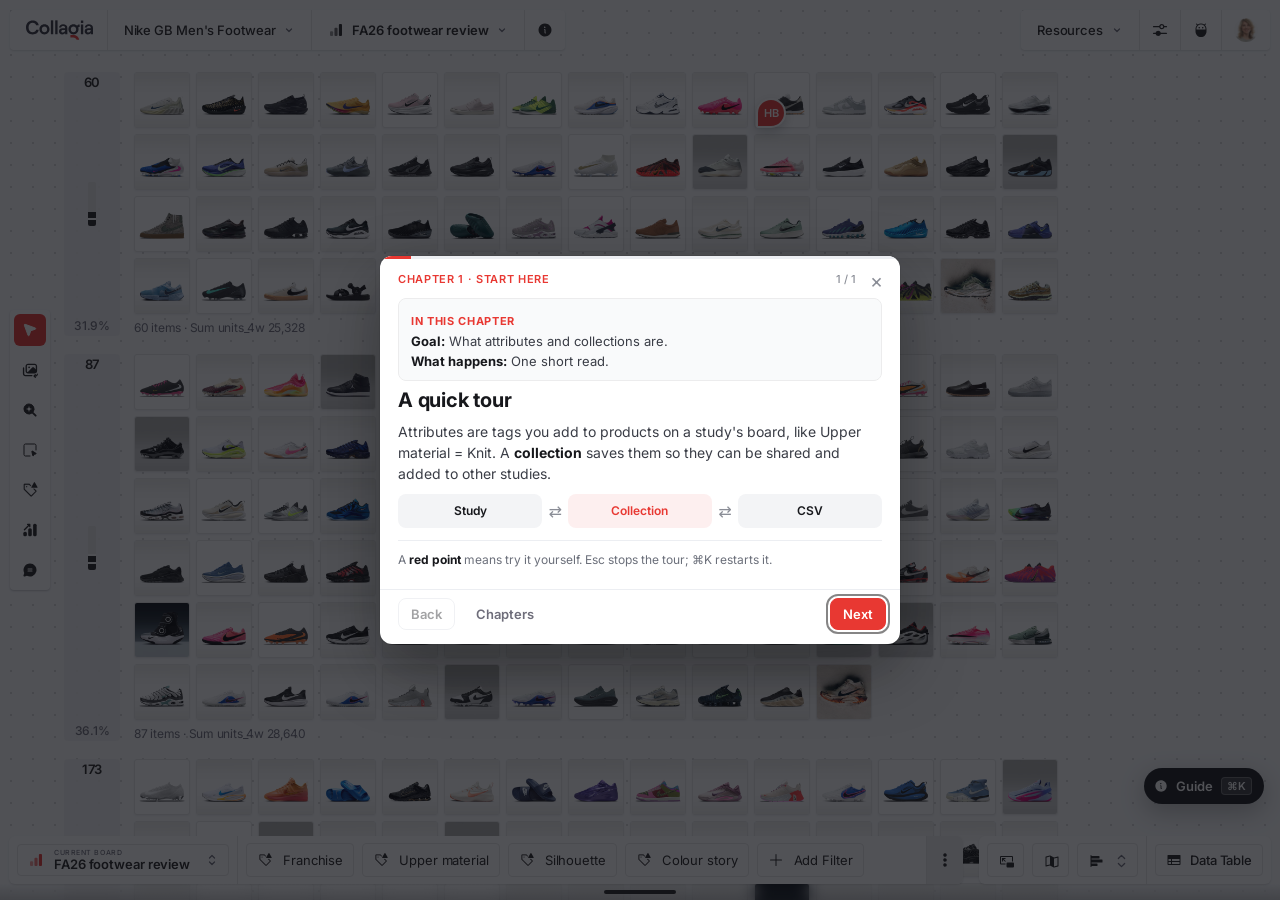
<file: index.html>
<!doctype html>
<html lang="en">
<head>
  <meta charset="utf-8">
  <meta name="viewport" content="width=device-width, initial-scale=1">
  <title>Collagia · Attributes prototype</title>
  <link rel="icon" type="image/svg+xml" href="assets/brand/favicon/favicon.svg">
  <link rel="icon" type="image/png" sizes="96x96" href="assets/brand/favicon/favicon-96x96.png">
  <link rel="shortcut icon" href="assets/brand/favicon/favicon.ico">
  <link rel="apple-touch-icon" sizes="180x180" href="assets/brand/favicon/apple-touch-icon.png">
  <!-- Attributes portal prototype, Oct 17 2026. Built on the Oct 15 prototype; every screen is rendered in this document (no iframes). -->
  <link rel="preconnect" href="https://fonts.googleapis.com">
  <link rel="preconnect" href="https://fonts.gstatic.com" crossorigin>
  <link href="https://fonts.googleapis.com/css2?family=Inter:wght@400;500;600;700&family=JetBrains+Mono:wght@400&display=swap" rel="stylesheet">
  <link rel="stylesheet" href="oct17/base.css?v=1793617000">
  <link rel="stylesheet" href="oct17/app.css?v=1793617000">
  <link rel="stylesheet" href="oct17/v2.css?v=1793617000">
  <link rel="stylesheet" href="tour/tour.css?v=1793617000">
</head>
<body>
  <svg width="0" height="0" style="position:absolute" aria-hidden="true">
    <symbol id="tee" viewBox="0 0 64 64"><path d="M22 8 14 11 4 20l6 8 6-4v34h32V24l6 4 6-8-10-9-8-3c-2 4-6 6-10 6s-8-2-10-6z"/></symbol>
    <symbol id="tank" viewBox="0 0 64 64"><path d="M22 6v8c0 6-4 10-6 12v32h32V26c-2-2-6-6-6-12V6h-4c0 6-2 10-6 10s-6-4-6-10z"/></symbol>
    <symbol id="long" viewBox="0 0 64 64"><path d="M22 8 12 12 6 56l8 1 4-31v32h28V26l4 31 8-1-6-44-10-4c-2 4-6 6-10 6s-8-2-10-6z"/></symbol>
    <symbol id="pants" viewBox="0 0 64 64"><path d="M18 6h28l4 52H37L32 22l-5 36H14z"/></symbol>
    <symbol id="shorts" viewBox="0 0 64 64"><path d="M16 14h32l4 32-16 2-4-18-4 18-16-2z"/></symbol>
    <symbol id="bra" viewBox="0 0 64 64"><path d="M18 10h4l4 20c3 2 9 2 12 0l4-20h4l2 24v12H16V34z"/></symbol>
    <symbol id="vest" viewBox="0 0 64 64"><path d="m24 8-6 4-2 12v34h32V24l-2-12-6-4c-2 6-5 8-8 8s-6-2-8-8z"/></symbol>
    <!-- Pattern overlays drawn on top of the base garment color, one per attribute -->
    <pattern id="p-striped" width="64" height="8" patternUnits="userSpaceOnUse"><rect width="64" height="3" fill="rgba(20,24,40,.5)"/></pattern>
    <pattern id="p-floral" width="16" height="16" patternUnits="userSpaceOnUse">
      <circle cx="4" cy="4" r="2.4" fill="rgba(255,255,255,.75)"/><circle cx="12" cy="12" r="2.4" fill="rgba(255,255,255,.75)"/>
      <circle cx="4" cy="4" r=".9" fill="#f2c94c"/><circle cx="12" cy="12" r=".9" fill="#f2c94c"/>
    </pattern>
    <pattern id="p-graphic" width="64" height="64" patternUnits="userSpaceOnUse"><circle cx="32" cy="30" r="7" fill="rgba(255,255,255,.85)"/><rect x="24" y="41" width="16" height="3" rx="1" fill="rgba(255,255,255,.85)"/></pattern>
    <pattern id="p-multi" width="64" height="64" patternUnits="userSpaceOnUse"><rect y="22" width="64" height="14" fill="#f2c94c"/><rect y="36" width="64" height="28" fill="rgba(255,255,255,.55)"/></pattern>
    <pattern id="p-plaid" width="12" height="12" patternUnits="userSpaceOnUse">
      <rect width="12" height="4" fill="rgba(0,0,0,.28)"/><rect width="4" height="12" fill="rgba(0,0,0,.28)"/>
      <rect y="8" width="12" height="1" fill="rgba(255,255,255,.35)"/><rect x="8" width="1" height="12" fill="rgba(255,255,255,.35)"/>
    </pattern>
    <!-- Statues (Statues by BG Color) and collectibles (Collectibles by Finish Type) -->
    <symbol id="bust" viewBox="0 0 64 64"><path d="M32 7c5.5 0 9.5 4.6 9.5 10.5S37.5 28 32 28s-9.5-4.6-9.5-10.5S26.5 7 32 7zM27 27h10v4c8 1.5 13.5 5.5 15 12v6H12v-6c1.5-6.5 7-10.5 15-12z"/><rect x="20" y="50" width="24" height="7" rx="1"/></symbol>
    <symbol id="figure" viewBox="0 0 64 64"><circle cx="32" cy="10" r="5"/><path d="M25.5 17h13l3.5 17-4.5 1.5-1.5 18h-4l-1-15-1 15h-4l-1.5-18-4.5-1.5z"/><rect x="21" y="54" width="22" height="5" rx="1"/></symbol>
    <symbol id="torso" viewBox="0 0 64 64"><path d="M19 9c5-2.5 21-2.5 26 0l2 11-3.5 13L47 46c-7 3.5-23 3.5-30 0l3.5-13L17 20z"/><rect x="25" y="48" width="14" height="9" rx="1"/></symbol>
    <symbol id="vase" viewBox="0 0 64 64"><path d="M25 5h14v4c0 3-2.5 4-2.5 6.5C43 18.5 47 26 47 35c0 10-6 16.5-10 18.5V58H27v-4.5C23 51.5 17 45 17 35c0-9 4-16.5 10.5-19.5C27.5 13 25 12 25 9z"/></symbol>
    <symbol id="head" viewBox="0 0 64 64"><path d="M32 7c9 0 14 7 14 16 0 8-4 14-8 17v6H26v-6c-4-3-8-9-8-17 0-9 5-16 14-16z"/><rect x="21" y="47" width="22" height="10" rx="1"/></symbol>
    <symbol id="coin" viewBox="0 0 64 64"><circle cx="32" cy="32" r="21"/><circle cx="32" cy="32" r="15.5" fill="none" stroke="rgba(0,0,0,.22)" stroke-width="2"/><path d="M28 24h8l-2 8h4l-8 10 2-8h-4z" fill="rgba(0,0,0,.2)"/></symbol>
    <symbol id="dragon" viewBox="0 0 64 64"><path d="M16 50c0-10 3-17 9-21l-5-12 9 6 3-9 3 9 9-6-5 12c6 4 9 11 9 21z"/><rect x="12" y="50" width="40" height="7" rx="2"/></symbol>
    <symbol id="watch" viewBox="0 0 64 64"><rect x="28.5" y="9" width="7" height="8" rx="1.5"/><circle cx="32" cy="7" r="3.5"/><circle cx="32" cy="37" r="19"/><circle cx="32" cy="37" r="14" fill="rgba(255,255,255,.55)"/><path d="M32 28v9l6 4" fill="none" stroke="rgba(0,0,0,.45)" stroke-width="2" stroke-linecap="round"/></symbol>
    <symbol id="trophy" viewBox="0 0 64 64"><path d="M19 7h26v10c0 10-5.5 16-13 17-7.5-1-13-7-13-17zM11 10h8v5h-3c0 5 2.5 8 5 9l-1 4c-5-1.5-9-6.5-9-13zM53 10h-8v5h3c0 5-2.5 8-5 9l1 4c5-1.5 9-6.5 9-13zM29 34h6v11h7v4H22v-4h7z"/><rect x="18" y="50" width="28" height="7" rx="1"/></symbol>
    <symbol id="owl" viewBox="0 0 64 64"><path d="M19 10l7 6h12l7-6v30c0 10-6 16-13 16s-13-6-13-16z"/><circle cx="26" cy="27" r="4.5" fill="rgba(255,255,255,.6)"/><circle cx="38" cy="27" r="4.5" fill="rgba(255,255,255,.6)"/><rect x="16" y="54" width="32" height="5" rx="1"/></symbol>
    <symbol id="knight" viewBox="0 0 64 64"><path d="M21 49h22c0-11-2-19-6-25l5-6-11-8c-7 2-12 9-14 17l6 2.5 4.5-4.5c0 9-4.5 15-6.5 24z"/><rect x="17" y="50" width="30" height="7" rx="2"/></symbol>
    <linearGradient id="g-bronze" x1="0" y1="0" x2="1" y2="1"><stop offset="0" stop-color="#C69462"/><stop offset=".55" stop-color="#8C5E33"/><stop offset="1" stop-color="#5E3D20"/></linearGradient>
    <linearGradient id="g-copper" x1="0" y1="0" x2="1" y2="1"><stop offset="0" stop-color="#F0A47A"/><stop offset=".5" stop-color="#C46A3E"/><stop offset="1" stop-color="#8A4424"/></linearGradient>
    <linearGradient id="g-gold" x1="0" y1="0" x2="1" y2="1"><stop offset="0" stop-color="#FBE38E"/><stop offset=".5" stop-color="#D9A521"/><stop offset="1" stop-color="#9C7414"/></linearGradient>
    <linearGradient id="g-rose" x1="0" y1="0" x2="1" y2="1"><stop offset="0" stop-color="#F6CDBA"/><stop offset=".5" stop-color="#D8977E"/><stop offset="1" stop-color="#A86A55"/></linearGradient>
    <linearGradient id="g-bw" x1="0" y1="0" x2="1" y2="0"><stop offset=".5" stop-color="#151515"/><stop offset=".5" stop-color="#FAFAFA"/></linearGradient>
    <linearGradient id="g-gloss" x1="0" y1="0" x2="0" y2="1"><stop offset="0" stop-color="#fff" stop-opacity=".75"/><stop offset=".45" stop-color="#fff" stop-opacity="0"/></linearGradient>
    <pattern id="p-painted" width="64" height="64" patternUnits="userSpaceOnUse"><rect y="14" width="64" height="10" fill="#E83832" opacity=".75"/><rect y="30" width="64" height="8" fill="#2f5bb7" opacity=".7"/><rect y="44" width="64" height="8" fill="#f2c94c" opacity=".8"/></pattern>
    <pattern id="p-washed" width="64" height="64" patternUnits="userSpaceOnUse"><rect width="64" height="64" fill="#93a587" opacity=".35"/><rect y="34" width="64" height="30" fill="#b9a3d3" opacity=".35"/></pattern>
    <pattern id="p-brushed" width="64" height="3" patternUnits="userSpaceOnUse"><rect width="64" height="1" fill="rgba(255,255,255,.25)"/></pattern>
    <pattern id="p-aged" width="10" height="10" patternUnits="userSpaceOnUse"><circle cx="3" cy="3" r="1.6" fill="rgba(47,127,122,.55)"/><circle cx="8" cy="7" r="1.2" fill="rgba(47,127,122,.45)"/></pattern>
    <pattern id="p-patina" width="64" height="64" patternUnits="userSpaceOnUse"><rect y="30" width="64" height="34" fill="rgba(70,140,120,.45)"/></pattern>
  </svg>


  <div class="app" id="app">
    <aside class="sidebar">
      <a class="logo" href="#" data-a="nav" data-v="attributes" aria-label="Collagia"><img src="assets/brand/logo-collagia-brand.svg" alt="Collagia"></a>
      <ul class="nav">
        <li data-a="nav" data-v="studies"><img class="i" src="assets/icons/nav-studies.svg" alt="">Studies</li>
        <li data-a="nav" data-v="collages"><img class="i" src="assets/icons/nav-collages.svg" alt="">Collages</li>
        <li class="active" data-a="nav" data-v="attributes"><img class="i" src="assets/icons/nav-attributes.svg" alt="">Attributes</li>
      </ul>
      <ul class="nav nav-bottom">
        <li data-a="nav" data-v="settings"><img class="i" src="assets/icons/nav-settings.svg" alt="">Settings</li>
        <li data-a="nav" data-v="x"><img class="i" src="assets/icons/nav-resources.svg" alt="">Resources</li>
        <li data-a="nav" data-v="x"><img class="i" src="assets/icons/nav-bug.svg" alt="">Report a bug</li>
      </ul>
      <button class="profile" data-a="nav" data-v="profile" title="Account settings"><img class="avatar-img" src="assets/brand/avatar.png" alt=""><span class="profile-t"><b>Roo Armande</b><small>roo@collagia.com</small></span></button>
    </aside>
    <main class="page" id="home"></main>
  </div>
  <div class="o-board" id="board" hidden></div>

  <div class="o-ov" id="o-ov" hidden></div>
  <div id="o-float"></div>
  <div id="o-guide"></div>
  <div class="toast" id="toast" role="status" hidden></div>

  <script src="oct17/core.js?v=1793617000"></script>
  <script src="oct17/icons.js?v=1793617000"></script>
  <script src="oct17/icons2.js?v=1793617000"></script>
  <script src="assets/nike/catalog.js?v=1793617000"></script>
  <script src="oct17/data.js?v=1793617000"></script>
  <script src="oct17/home.js?v=1793617000"></script>
  <script src="oct17/card.js?v=1793617000"></script>
  <script src="oct17/create.js?v=1793617000"></script>
  <script src="oct17/study.js?v=1793617000"></script>
  <script src="oct17/compare.js?v=1793617000"></script>
  <script src="oct17/access.js?v=1793617000"></script>
  <script src="oct17/board.js?v=1793617000"></script>
  <script src="oct17/settings.js?v=1793617000"></script>
  <script src="tour/tour.js?v=1793617000"></script>
  <script>
    // Load the Nike catalogue (assets/nike/catalog.json), then open a step from the URL (#board, #card, #study/preview …) or the board
    loadCatalog().then(() => {
      // ?screen=edge/single works like #edge/single, for links whose hash is taken (e.g. Figma captures)
      // ?shot=N (tour/tour.js) opens tour step N's screen on its own, keeping only the photos seen on opening
      // ?shot=N (tour/tour.js) opens tour step N's screen alone, with only the photos seen on opening, for Figma captures
      const [hf, ho] = (new URLSearchParams(location.search).get("screen") || location.hash.slice(1)).split("/");
      if (flowById(hf)) { setFlow(hf); JUMP[hf](ho || null); } else JUMP.board(null);
      document.dispatchEvent(new Event("app:ready"));
    });
  </script>
</body>
</html>
</file>
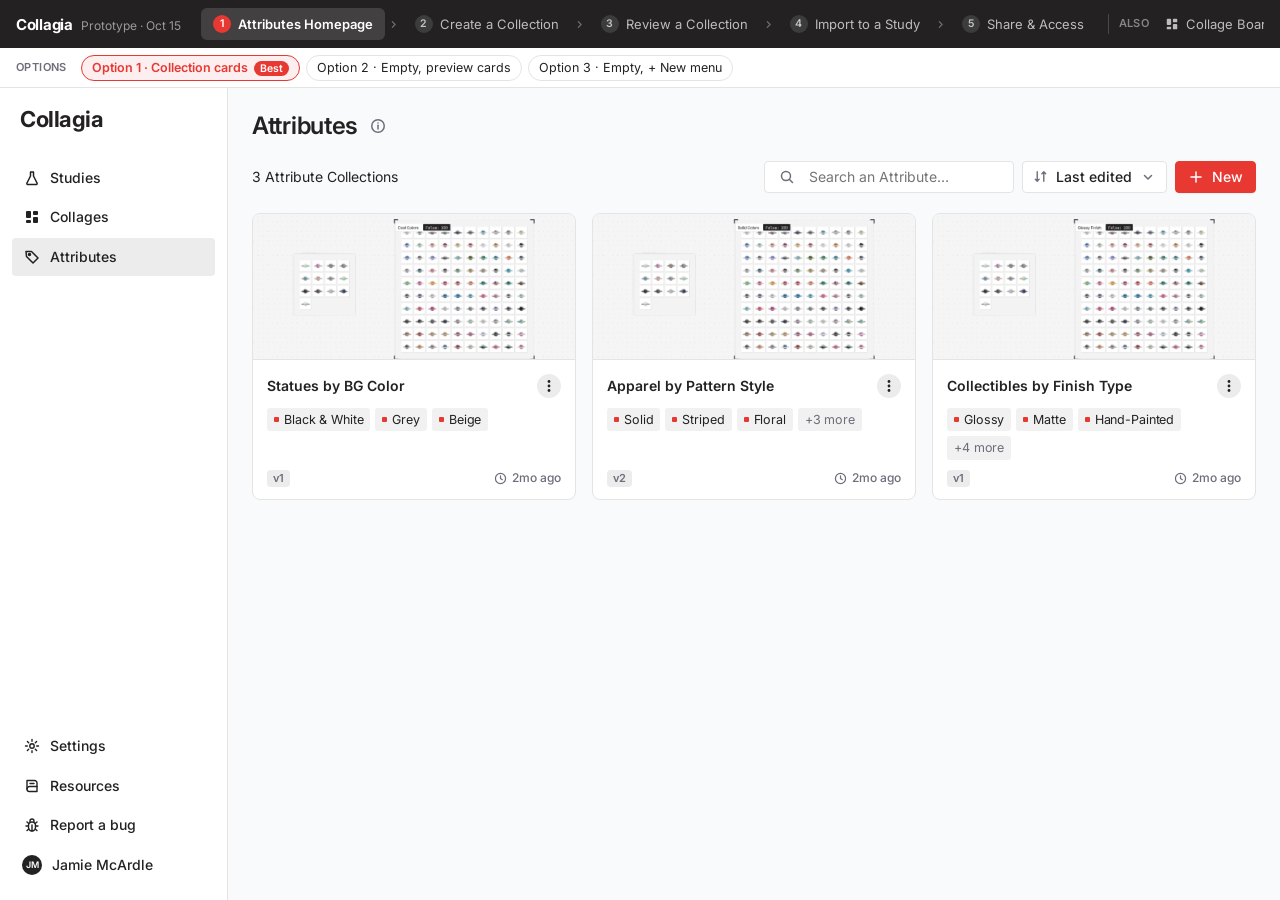
<file: karla-oct15.html>
<!doctype html>
<html lang="en">
<head>
  <meta charset="utf-8">
  <meta name="viewport" content="width=device-width, initial-scale=1">
  <title>Collagia · Oct 15</title>
  <!-- Prototype of Figma "🖼️ Collagia - App" › Phase 3: Attributes Portal - v1, as of Oct 15 2026 -->
  <link rel="preconnect" href="https://fonts.googleapis.com">
  <link rel="preconnect" href="https://fonts.gstatic.com" crossorigin>
  <link href="https://fonts.googleapis.com/css2?family=Inter:wght@400;500;600;700&family=JetBrains+Mono:wght@400&display=swap" rel="stylesheet">
  <link rel="stylesheet" href="oct15/base.css">
  <link rel="stylesheet" href="oct15/app.css">
</head>
<body>
  <svg width="0" height="0" style="position:absolute" aria-hidden="true">
    <symbol id="tee" viewBox="0 0 64 64"><path d="M22 8 14 11 4 20l6 8 6-4v34h32V24l6 4 6-8-10-9-8-3c-2 4-6 6-10 6s-8-2-10-6z"/></symbol>
    <symbol id="tank" viewBox="0 0 64 64"><path d="M22 6v8c0 6-4 10-6 12v32h32V26c-2-2-6-6-6-12V6h-4c0 6-2 10-6 10s-6-4-6-10z"/></symbol>
    <symbol id="long" viewBox="0 0 64 64"><path d="M22 8 12 12 6 56l8 1 4-31v32h28V26l4 31 8-1-6-44-10-4c-2 4-6 6-10 6s-8-2-10-6z"/></symbol>
    <symbol id="pants" viewBox="0 0 64 64"><path d="M18 6h28l4 52H37L32 22l-5 36H14z"/></symbol>
    <symbol id="shorts" viewBox="0 0 64 64"><path d="M16 14h32l4 32-16 2-4-18-4 18-16-2z"/></symbol>
    <symbol id="bra" viewBox="0 0 64 64"><path d="M18 10h4l4 20c3 2 9 2 12 0l4-20h4l2 24v12H16V34z"/></symbol>
    <symbol id="vest" viewBox="0 0 64 64"><path d="m24 8-6 4-2 12v34h32V24l-2-12-6-4c-2 6-5 8-8 8s-6-2-8-8z"/></symbol>
    <!-- Pattern overlays drawn on top of the base garment color, one per attribute -->
    <pattern id="p-striped" width="64" height="8" patternUnits="userSpaceOnUse"><rect width="64" height="3" fill="rgba(20,24,40,.5)"/></pattern>
    <pattern id="p-floral" width="16" height="16" patternUnits="userSpaceOnUse">
      <circle cx="4" cy="4" r="2.4" fill="rgba(255,255,255,.75)"/><circle cx="12" cy="12" r="2.4" fill="rgba(255,255,255,.75)"/>
      <circle cx="4" cy="4" r=".9" fill="#f2c94c"/><circle cx="12" cy="12" r=".9" fill="#f2c94c"/>
    </pattern>
    <pattern id="p-graphic" width="64" height="64" patternUnits="userSpaceOnUse"><circle cx="32" cy="30" r="7" fill="rgba(255,255,255,.85)"/><rect x="24" y="41" width="16" height="3" rx="1" fill="rgba(255,255,255,.85)"/></pattern>
    <pattern id="p-multi" width="64" height="64" patternUnits="userSpaceOnUse"><rect y="22" width="64" height="14" fill="#f2c94c"/><rect y="36" width="64" height="28" fill="rgba(255,255,255,.55)"/></pattern>
    <pattern id="p-plaid" width="12" height="12" patternUnits="userSpaceOnUse">
      <rect width="12" height="4" fill="rgba(0,0,0,.28)"/><rect width="4" height="12" fill="rgba(0,0,0,.28)"/>
      <rect y="8" width="12" height="1" fill="rgba(255,255,255,.35)"/><rect x="8" width="1" height="12" fill="rgba(255,255,255,.35)"/>
    </pattern>
    <!-- Statues (Statues by BG Color) and collectibles (Collectibles by Finish Type) -->
    <symbol id="bust" viewBox="0 0 64 64"><path d="M32 7c5.5 0 9.5 4.6 9.5 10.5S37.5 28 32 28s-9.5-4.6-9.5-10.5S26.5 7 32 7zM27 27h10v4c8 1.5 13.5 5.5 15 12v6H12v-6c1.5-6.5 7-10.5 15-12z"/><rect x="20" y="50" width="24" height="7" rx="1"/></symbol>
    <symbol id="figure" viewBox="0 0 64 64"><circle cx="32" cy="10" r="5"/><path d="M25.5 17h13l3.5 17-4.5 1.5-1.5 18h-4l-1-15-1 15h-4l-1.5-18-4.5-1.5z"/><rect x="21" y="54" width="22" height="5" rx="1"/></symbol>
    <symbol id="torso" viewBox="0 0 64 64"><path d="M19 9c5-2.5 21-2.5 26 0l2 11-3.5 13L47 46c-7 3.5-23 3.5-30 0l3.5-13L17 20z"/><rect x="25" y="48" width="14" height="9" rx="1"/></symbol>
    <symbol id="vase" viewBox="0 0 64 64"><path d="M25 5h14v4c0 3-2.5 4-2.5 6.5C43 18.5 47 26 47 35c0 10-6 16.5-10 18.5V58H27v-4.5C23 51.5 17 45 17 35c0-9 4-16.5 10.5-19.5C27.5 13 25 12 25 9z"/></symbol>
    <symbol id="head" viewBox="0 0 64 64"><path d="M32 7c9 0 14 7 14 16 0 8-4 14-8 17v6H26v-6c-4-3-8-9-8-17 0-9 5-16 14-16z"/><rect x="21" y="47" width="22" height="10" rx="1"/></symbol>
    <symbol id="coin" viewBox="0 0 64 64"><circle cx="32" cy="32" r="21"/><circle cx="32" cy="32" r="15.5" fill="none" stroke="rgba(0,0,0,.22)" stroke-width="2"/><path d="M28 24h8l-2 8h4l-8 10 2-8h-4z" fill="rgba(0,0,0,.2)"/></symbol>
    <symbol id="dragon" viewBox="0 0 64 64"><path d="M16 50c0-10 3-17 9-21l-5-12 9 6 3-9 3 9 9-6-5 12c6 4 9 11 9 21z"/><rect x="12" y="50" width="40" height="7" rx="2"/></symbol>
    <symbol id="watch" viewBox="0 0 64 64"><rect x="28.5" y="9" width="7" height="8" rx="1.5"/><circle cx="32" cy="7" r="3.5"/><circle cx="32" cy="37" r="19"/><circle cx="32" cy="37" r="14" fill="rgba(255,255,255,.55)"/><path d="M32 28v9l6 4" fill="none" stroke="rgba(0,0,0,.45)" stroke-width="2" stroke-linecap="round"/></symbol>
    <symbol id="trophy" viewBox="0 0 64 64"><path d="M19 7h26v10c0 10-5.5 16-13 17-7.5-1-13-7-13-17zM11 10h8v5h-3c0 5 2.5 8 5 9l-1 4c-5-1.5-9-6.5-9-13zM53 10h-8v5h3c0 5-2.5 8-5 9l1 4c5-1.5 9-6.5 9-13zM29 34h6v11h7v4H22v-4h7z"/><rect x="18" y="50" width="28" height="7" rx="1"/></symbol>
    <symbol id="owl" viewBox="0 0 64 64"><path d="M19 10l7 6h12l7-6v30c0 10-6 16-13 16s-13-6-13-16z"/><circle cx="26" cy="27" r="4.5" fill="rgba(255,255,255,.6)"/><circle cx="38" cy="27" r="4.5" fill="rgba(255,255,255,.6)"/><rect x="16" y="54" width="32" height="5" rx="1"/></symbol>
    <symbol id="knight" viewBox="0 0 64 64"><path d="M21 49h22c0-11-2-19-6-25l5-6-11-8c-7 2-12 9-14 17l6 2.5 4.5-4.5c0 9-4.5 15-6.5 24z"/><rect x="17" y="50" width="30" height="7" rx="2"/></symbol>
    <linearGradient id="g-bronze" x1="0" y1="0" x2="1" y2="1"><stop offset="0" stop-color="#C69462"/><stop offset=".55" stop-color="#8C5E33"/><stop offset="1" stop-color="#5E3D20"/></linearGradient>
    <linearGradient id="g-copper" x1="0" y1="0" x2="1" y2="1"><stop offset="0" stop-color="#F0A47A"/><stop offset=".5" stop-color="#C46A3E"/><stop offset="1" stop-color="#8A4424"/></linearGradient>
    <linearGradient id="g-gold" x1="0" y1="0" x2="1" y2="1"><stop offset="0" stop-color="#FBE38E"/><stop offset=".5" stop-color="#D9A521"/><stop offset="1" stop-color="#9C7414"/></linearGradient>
    <linearGradient id="g-rose" x1="0" y1="0" x2="1" y2="1"><stop offset="0" stop-color="#F6CDBA"/><stop offset=".5" stop-color="#D8977E"/><stop offset="1" stop-color="#A86A55"/></linearGradient>
    <linearGradient id="g-bw" x1="0" y1="0" x2="1" y2="0"><stop offset=".5" stop-color="#151515"/><stop offset=".5" stop-color="#FAFAFA"/></linearGradient>
    <linearGradient id="g-gloss" x1="0" y1="0" x2="0" y2="1"><stop offset="0" stop-color="#fff" stop-opacity=".75"/><stop offset=".45" stop-color="#fff" stop-opacity="0"/></linearGradient>
    <pattern id="p-painted" width="64" height="64" patternUnits="userSpaceOnUse"><rect y="14" width="64" height="10" fill="#E83832" opacity=".75"/><rect y="30" width="64" height="8" fill="#2f5bb7" opacity=".7"/><rect y="44" width="64" height="8" fill="#f2c94c" opacity=".8"/></pattern>
    <pattern id="p-washed" width="64" height="64" patternUnits="userSpaceOnUse"><rect width="64" height="64" fill="#93a587" opacity=".35"/><rect y="34" width="64" height="30" fill="#b9a3d3" opacity=".35"/></pattern>
    <pattern id="p-brushed" width="64" height="3" patternUnits="userSpaceOnUse"><rect width="64" height="1" fill="rgba(255,255,255,.25)"/></pattern>
    <pattern id="p-aged" width="10" height="10" patternUnits="userSpaceOnUse"><circle cx="3" cy="3" r="1.6" fill="rgba(47,127,122,.55)"/><circle cx="8" cy="7" r="1.2" fill="rgba(47,127,122,.45)"/></pattern>
    <pattern id="p-patina" width="64" height="64" patternUnits="userSpaceOnUse"><rect y="30" width="64" height="34" fill="rgba(70,140,120,.45)"/></pattern>
  </svg>

  <!-- Prototype navigation: one tab per Figma flow, options for the selected flow underneath -->
  <nav class="o-navbar" id="o-nav" aria-label="Prototype flows"></nav>
  <div class="o-optsbar" id="o-opts"></div>

  <div class="app" id="app">
    <aside class="sidebar">
      <div class="logo">Collagia</div>
      <ul class="nav">
        <li data-a="nav" data-v="studies"><svg class="i" viewBox="0 0 16 16" fill="none" stroke="currentColor" stroke-width="1.5" stroke-linejoin="round"><path d="M6 2h4M6.5 2v4L3 13a1 1 0 0 0 .9 1.5h8.2A1 1 0 0 0 13 13L9.5 6V2"/></svg>Studies</li>
        <li data-a="nav" data-v="collages"><svg class="i" viewBox="0 0 16 16" fill="currentColor"><rect x="2" y="2" width="5" height="7" rx="1"/><rect x="9" y="2" width="5" height="4" rx="1"/><rect x="2" y="11" width="5" height="3" rx="1"/><rect x="9" y="8" width="5" height="6" rx="1"/></svg>Collages</li>
        <li class="active" data-a="nav" data-v="attributes"><svg class="i" viewBox="0 0 16 16" fill="none" stroke="currentColor" stroke-width="1.5" stroke-linejoin="round"><path d="M2 2.5h5.5L14 9l-5 5-6.5-6.5z"/><circle cx="5.5" cy="5.5" r="1" fill="currentColor"/></svg>Attributes</li>
      </ul>
      <ul class="nav nav-bottom">
        <li data-a="nav" data-v="x"><svg class="i" viewBox="0 0 16 16" fill="none" stroke="currentColor" stroke-width="1.4"><circle cx="8" cy="8" r="2.2"/><path d="M8 1.5v1.8M8 12.7v1.8M14.5 8h-1.8M3.3 8H1.5M12.6 3.4l-1.3 1.3M4.7 11.3l-1.3 1.3M12.6 12.6l-1.3-1.3M4.7 4.7 3.4 3.4" stroke-linecap="round"/></svg>Settings</li>
        <li data-a="nav" data-v="x"><svg class="i" viewBox="0 0 16 16" fill="none" stroke="currentColor" stroke-width="1.4" stroke-linejoin="round"><path d="M3 2.5h7.5A2.5 2.5 0 0 1 13 5v8.5H5.5A2.5 2.5 0 0 1 3 11z"/><path d="M3 11a2.5 2.5 0 0 1 2.5-2.5H13M6 5.5h4" stroke-linecap="round"/></svg>Resources</li>
        <li data-a="nav" data-v="x"><svg class="i" viewBox="0 0 16 16" fill="none" stroke="currentColor" stroke-width="1.4" stroke-linecap="round"><rect x="4.5" y="5" width="7" height="9" rx="3.5"/><path d="M6 5V4a2 2 0 0 1 4 0v1M8 8v6M4.5 9H2M14 9h-2.5M4.8 6.5 3 5M11.2 6.5 13 5M4.8 12 3 13.5M11.2 12l1.8 1.5"/></svg>Report a bug</li>
        <li class="profile" data-a="nav" data-v="profile"><span class="avatar" aria-hidden="true">JM</span>Jamie McArdle</li>
      </ul>
    </aside>
    <main class="page" id="home"></main>
  </div>
  <div class="o-board" id="board" hidden></div>

  <div class="o-ov" id="o-ov" hidden></div>
  <div id="o-float"></div>
  <div class="toast" id="toast" role="status" hidden></div>

  <script src="oct15/core.js"></script>
  <script src="oct15/data.js"></script>
  <script src="oct15/home.js"></script>
  <script src="oct15/home2.js"></script>
  <script src="oct15/card.js"></script>
  <script src="oct15/access.js"></script>
  <script src="oct15/create.js"></script>
  <script src="oct15/study.js"></script>
  <script src="oct15/board.js"></script>
  <script>
    // Start where you left off, or at a flow/option given in the URL: Index-Oct-15.html#card/2
    const [hf, ho] = location.hash.slice(1).split("/");
    if (flowById(hf)) { setFlow(hf); JUMP[hf](ho && flowById(hf).opts[ho] ? ho : null); }
    else JUMP[App.flow](null);
  </script>
</body>
</html>
</file>
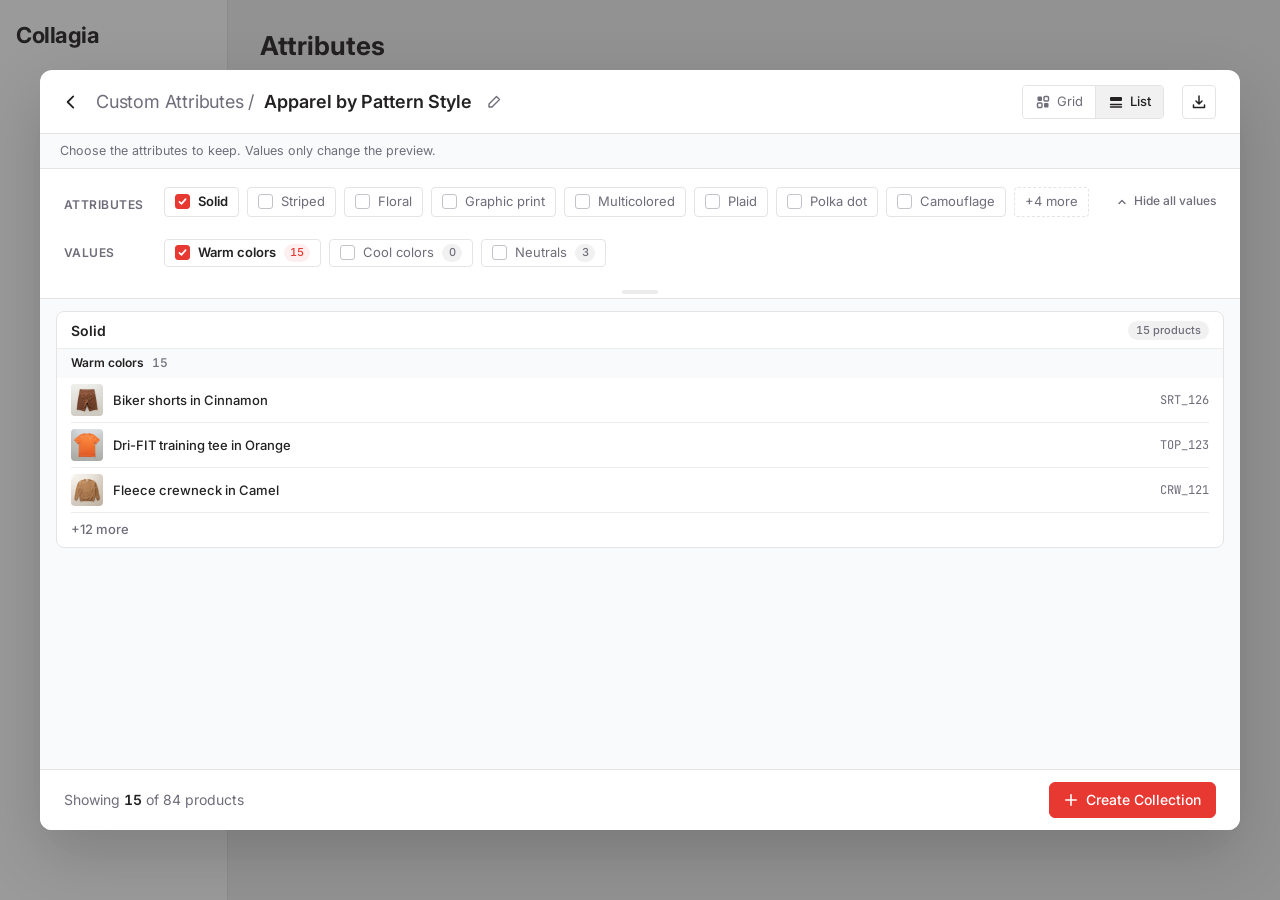
<file: oct15/chip-filters.html>
<!doctype html>
<html lang="en">
<head>
  <meta charset="utf-8">
  <meta name="viewport" content="width=device-width, initial-scale=1">
  <title>Collagia · Chip filters</title>
  <!-- Attribute summary modal: pill chip filters + grouped list with "+N more" (from the dark filter reference),
       inside the Collagia read-only collection modal. Data comes from oct15/data.js. -->
  <link rel="preconnect" href="https://fonts.googleapis.com">
  <link rel="preconnect" href="https://fonts.gstatic.com" crossorigin>
  <link href="https://fonts.googleapis.com/css2?family=Inter:wght@400;500;600;700&family=JetBrains+Mono:wght@400&display=swap" rel="stylesheet">
  <style>
    :root {
      --primary: #E83832; --secondary: #FDEFEF; --black: #232121; --white: #fff;
      --grey1: #ECECED; --grey2: #F1F1F1; --grey3: #F9FAFB; --stroke: #E4E4E4; --muted: #6E6D7A;
      --sans: "Inter", system-ui, -apple-system, sans-serif;
      --mono: "JetBrains Mono", ui-monospace, Menlo, monospace;
    }
    * { box-sizing: border-box; }
    html, body { height: 100%; }
    body { margin: 0; font: 14px/1.4 var(--sans); color: var(--black); background: var(--grey2); }
    button { font: inherit; color: inherit; cursor: pointer; }
    button:focus-visible { outline: 2px solid var(--primary); outline-offset: 2px; }

    /* Faint app shell behind the overlay */
    .shell { display: grid; grid-template-columns: 228px 1fr; height: 100%; }
    .shell aside { background: var(--white); border-right: 1px solid var(--stroke); padding: 20px 16px; }
    .shell .logo { font-weight: 700; font-size: 22px; letter-spacing: -.02em; }
    .shell main { padding: 28px 32px; }
    .shell h1 { margin: 0; font-size: 26px; }
    .overlay { position: fixed; inset: 0; background: rgba(35, 33, 33, .45); display: grid; place-items: center; padding: 24px 16px; }

    /* Modal */
    .modal { width: min(1200px, 100%); height: min(760px, 100%); background: var(--white); border-radius: 12px;
      display: flex; flex-direction: column; overflow: hidden; box-shadow: 0 24px 64px rgba(0,0,0,.18); }
    /* Header: breadcrumb left, Grid / List toggle right (as in Index-Oct-15) */
    .m-head { display: flex; align-items: center; gap: 10px; min-height: 64px; padding: 12px 24px 12px 16px; border-bottom: 1px solid var(--stroke); flex: none; }
    .m-head h2 { margin: 0; font-size: 18px; font-weight: 600; letter-spacing: -.2px; min-width: 0; white-space: nowrap; overflow: hidden; text-overflow: ellipsis; }
    .m-head h2 .crumb { color: var(--muted); font-weight: 400; }
    /* Editable title: name + pencil; either one turns the name into an input */
    .m-head h2 { display: flex; align-items: center; gap: 6px; }
    .t-wrap { display: inline-flex; align-items: center; gap: 2px; min-width: 0; }
    .t-name { border: 0; background: none; padding: 2px 6px; margin-left: -2px; border-radius: 4px; font: inherit; font-weight: 600; color: var(--black); cursor: text; min-width: 0; overflow: hidden; text-overflow: ellipsis; white-space: nowrap; }
    .t-name:hover { background: var(--grey2); }
    .t-edit { width: 28px; height: 28px; flex: none; border: 0; background: none; border-radius: 4px; display: grid; place-items: center; color: var(--muted); }
    .t-edit:hover { background: var(--grey2); color: var(--black); }
    .t-input { font: inherit; font-weight: 600; height: 32px; width: min(360px, 50vw); padding: 0 8px; border: 1px solid var(--black); border-radius: 4px; outline: 0; }
    .m-head .back { border: 0; background: none; padding: 6px; display: grid; place-items: center; border-radius: 6px; }
    .m-head .back:hover { background: var(--grey2); }
    .m-head .spacer { flex: 1; }
    .iconbtn { display: grid; place-items: center; width: 34px; height: 34px; flex: none; margin-left: 8px; border: 1px solid var(--stroke); border-radius: 4px; background: var(--white); color: var(--black, #232121); cursor: pointer; }
    .iconbtn:hover { background: #F9FAFB; }
    .vtoggle { display: inline-flex; border: 1px solid var(--stroke); border-radius: 4px; overflow: hidden; flex: none; }
    .vtoggle button { display: inline-flex; align-items: center; gap: 6px; height: 32px; padding: 0 12px; border: 0; background: var(--white); font-size: 13px; color: var(--muted); }
    .vtoggle button + button { border-left: 1px solid var(--stroke); }
    .vtoggle button:hover { background: var(--grey3); color: var(--black); }
    .vtoggle button[aria-pressed="true"] { background: var(--grey2); color: var(--black); font-weight: 500; }

    /* Filters: label column + chip rows. Attributes are the primary control; values sit one step down. */
    .filters { padding: 18px 16px 18px 24px; display: grid; grid-template-columns: 84px 1fr; gap: 14px 16px; align-items: center;
      border-bottom: 1px solid var(--stroke); flex: none; }
    .f-label { font-size: 12px; font-weight: 600; letter-spacing: .04em; text-transform: uppercase; color: var(--muted); align-self: start; line-height: 36px; }
    .f-label.values { line-height: 32px; }
    .chips { display: flex; flex-wrap: wrap; align-items: center; gap: 8px; min-width: 0; }
    /* Checkbox tabs, copied from the Collagia "Consumer Preferences" modal */
    .chip { display: inline-flex; align-items: center; justify-content: center; gap: 8px; height: 30px; padding: 0 10px; border-radius: 4px;
      border: 1px solid var(--stroke); background: var(--white); color: var(--muted); font-size: 13px; font-weight: 400; line-height: 1; white-space: nowrap;
      transition: background .12s, border-color .12s; }
    .chip:hover { background: var(--secondary); border-color: #F6C9C7; }
    .chip[aria-pressed="true"] { color: var(--black); font-weight: 600; }
    .chip .tick { width: 15px; height: 15px; flex: none; display: grid; place-items: center; border-radius: 3px;
      border: 1.5px solid #C4C3CA; background: var(--white); }
    .chip .tick svg { width: 11px; height: 11px; display: none; }
    .chip[aria-pressed="true"] .tick { background: var(--primary); border-color: var(--primary); color: var(--white); }
    .chip[aria-pressed="true"] .tick svg { display: block; }
    .chip.more { color: var(--muted); border-style: dashed; }
    .chip.more:hover { color: var(--black); background: var(--grey3); border-color: #d2d2d5; }
    .chips.values .chip { height: 28px; }
    .chip .n { min-width: 20px; height: 18px; padding: 0 6px; display: inline-grid; place-items: center; border-radius: 999px;
      background: var(--grey2); color: var(--muted); font-size: 11px; font-weight: 500; font-variant-numeric: tabular-nums; }
    .chip[aria-pressed="true"] .n { background: var(--secondary); color: var(--primary); }

    /* Resizable / hideable filter area */
    .filter-wrap { flex: none; display: flex; flex-direction: column; position: relative; }
    .filter-wrap .filters { overflow: auto; border-bottom: 0; }
    /* Attributes stay pinned while values scroll underneath in a shortened area */
    .filters > .f-label:first-child, .filters > .attr-row { position: sticky; top: 0; z-index: 1; background: var(--white);
      align-self: stretch; padding-top: 18px; }
    .filters > .f-label:first-child, .filters > .attr-row { box-shadow: 0 14px 0 var(--white); }
    .filter-wrap .filters { padding-top: 0; }
    .filter-wrap[hidden] { display: none !important; }
    .grip { flex: none; height: 12px; border: 0; border-bottom: 1px solid var(--stroke); background: var(--white); cursor: row-resize;
      display: grid; place-items: center; padding: 0; touch-action: none; }
    .grip::before { content: ""; width: 36px; height: 4px; border-radius: 2px; background: var(--grey1); transition: background .12s; }
    .grip:hover::before, .grip:focus-visible::before, .grip.drag::before { background: #C4C3CA; }
    .grip:focus-visible { outline: none; }
    body.resizing { cursor: row-resize; user-select: none; }
    .chip.zero { color: var(--muted); }
    .vg { display: inline-flex; align-items: center; gap: 8px; flex-wrap: wrap; }
    .vg + .vg { padding-left: 12px; margin-left: 4px; border-left: 1px solid var(--stroke); }
    .vg-name { font-size: 13px; font-weight: 600; color: var(--black); padding-right: 2px; }
    .hint { color: var(--muted); line-height: 32px; }
    .attr-row { display: flex; align-items: flex-start; gap: 6px; min-width: 0; }
    .attr-row .chips { flex: 1; }
    .vals-toggle { flex: none; display: inline-flex; align-items: center; gap: 6px; height: 30px; padding: 0 8px; border: 0; border-radius: 4px;
      background: none; color: var(--muted); font-size: 12px; font-weight: 500; white-space: nowrap; }
    .vals-toggle:hover { background: var(--grey2); color: var(--black); }
    .vals-toggle svg { transition: transform .15s; }
    .filters.no-values .vals-toggle svg { transform: rotate(180deg); }
    .filters.no-values #values-label, .filters.no-values #value-chips { display: none; }

    /* Results */
    .results { flex: 1; overflow: auto; padding: 12px 16px 16px; background: var(--grey3); }
    .groups { display: grid; gap: 10px; }
    .panel { background: var(--white); border: 1px solid var(--stroke); border-radius: 8px; padding: 0 14px; }
    .p-head { display: flex; align-items: center; gap: 10px; padding: 9px 0 8px; }
    .p-head .t { display: flex; align-items: baseline; gap: 8px; min-width: 0; }
    .p-head .attr { font-size: 11px; font-weight: 600; letter-spacing: .04em; text-transform: uppercase; color: var(--muted); }
    .p-head .val { font-size: 14px; font-weight: 600; }
    .p-head .count { margin-left: auto; padding: 2px 8px; border-radius: 999px; background: var(--grey2); color: var(--muted); font-size: 11px; font-weight: 500; font-variant-numeric: tabular-nums; }
    .row { display: flex; align-items: center; gap: 10px; padding: 6px 0; border-top: 1px solid var(--grey1); font-size: 13px; }
    .row .name { flex: 1; min-width: 0; font-weight: 500; overflow: hidden; text-overflow: ellipsis; white-space: nowrap; }
    .row .id { font: 12px var(--mono); color: var(--muted); }
    .more-btn { border: 0; border-top: 1px solid var(--grey1); background: none; padding: 7px 0 8px; color: var(--muted); font-size: 13px; font-weight: 500; width: 100%; text-align: left; }
    .more-btn:hover { color: var(--primary); }
    /* Value sub-sections inside an attribute panel: a grey band names each value */
    .vsec + .vsec { margin-top: 4px; }
    .v-head { display: flex; align-items: center; gap: 8px; margin: 0 -14px; padding: 6px 14px; background: var(--grey3);
      border-top: 1px solid var(--grey1); font-size: 12px; font-weight: 600; color: var(--black); }
    .v-head .n { color: var(--muted); font-weight: 500; font-variant-numeric: tabular-nums; }
    .v-head + .row { border-top: 0; }
    .vsec:last-child .more-btn:last-child { padding-bottom: 9px; }

    .o-th { flex: none; display: block; overflow: hidden; border-radius: 6px; background: #ECE9E4; }
    .o-th img, .o-th svg { width: 100%; height: 100%; display: block; object-fit: cover; }
    .row .o-th { width: 32px; height: 32px; border-radius: 4px; }

    .grid { display: grid; grid-template-columns: repeat(auto-fill, minmax(210px, 1fr)); gap: 12px; }
    .card { display: flex; gap: 12px; padding: 4px; padding-right: 12px; background: var(--white); border: 1px solid var(--stroke); border-radius: 6px; min-width: 0; }
    .card .o-th { width: 96px; height: 96px; border-radius: 4px; }
    .card .txt { min-width: 0; padding-top: 10px; display: grid; gap: 10px; align-content: start; }
    .card .name { font-weight: 600; font-size: 13px; line-height: 1.3; display: -webkit-box; -webkit-line-clamp: 2; -webkit-box-orient: vertical; overflow: hidden; }
    .card .id { font: 12px var(--mono); color: var(--muted); }

    .empty { display: grid; place-items: center; text-align: center; gap: 8px; padding: 80px 16px; color: var(--muted); }
    .empty strong { color: var(--black); font-size: 16px; }

    /* Footer */
    .m-foot { display: flex; align-items: center; gap: 16px; padding: 12px 24px; border-top: 1px solid var(--stroke); background: var(--white); flex: none; flex-wrap: wrap; }
    .status { color: var(--muted); white-space: nowrap; }
    .status b { color: var(--black); font-weight: 600; font-variant-numeric: tabular-nums; }
    .actions { margin-left: auto; display: flex; align-items: center; gap: 12px; }
    .btn { display: inline-flex; align-items: center; gap: 8px; height: 36px; padding: 0 14px; border-radius: 6px; border: 1px solid var(--stroke); background: var(--white); font-weight: 500; }
    .btn:hover { background: var(--grey3); }
    .btn.primary { background: var(--primary); border-color: var(--primary); color: var(--white); }
    .btn.primary:hover { background: #d6302a; }

    .guide { margin: 0; padding: 8px 20px; background: #F9FAFB; border-bottom: 1px solid #E4E4E4; font-size: 12.5px; color: #6E6D7A; flex: none; }
    body.embed { background: transparent; }
    body.embed .shell { display: none; }
    body.embed .overlay { background: transparent; }

    @media (max-width: 720px) {
      .shell { grid-template-columns: 1fr; } .shell aside { display: none; }
      .filters { grid-template-columns: 1fr; } .f-label, .f-label.values { line-height: 1.2; }
      .m-head h2 { font-size: 16px; }
    }
    @media (prefers-reduced-motion: reduce) { * { transition: none !important; } }
  </style>
</head>
<body>
  <svg width="0" height="0" style="position:absolute" aria-hidden="true">
    <symbol id="tee" viewBox="0 0 64 64"><path d="M22 8 14 11 4 20l6 8 6-4v34h32V24l6 4 6-8-10-9-8-3c-2 4-6 6-10 6s-8-2-10-6z"/></symbol>
    <symbol id="tank" viewBox="0 0 64 64"><path d="M22 6v8c0 6-4 10-6 12v32h32V26c-2-2-6-6-6-12V6h-4c0 6-2 10-6 10s-6-4-6-10z"/></symbol>
    <symbol id="long" viewBox="0 0 64 64"><path d="M22 8 12 12 6 56l8 1 4-31v32h28V26l4 31 8-1-6-44-10-4c-2 4-6 6-10 6s-8-2-10-6z"/></symbol>
    <symbol id="pants" viewBox="0 0 64 64"><path d="M18 6h28l4 52H37L32 22l-5 36H14z"/></symbol>
    <symbol id="shorts" viewBox="0 0 64 64"><path d="M16 14h32l4 32-16 2-4-18-4 18-16-2z"/></symbol>
    <symbol id="bra" viewBox="0 0 64 64"><path d="M18 10h4l4 20c3 2 9 2 12 0l4-20h4l2 24v12H16V34z"/></symbol>
    <symbol id="vest" viewBox="0 0 64 64"><path d="m24 8-6 4-2 12v34h32V24l-2-12-6-4c-2 6-5 8-8 8s-6-2-8-8z"/></symbol>
    <pattern id="p-striped" width="64" height="8" patternUnits="userSpaceOnUse"><rect width="64" height="3" fill="rgba(20,24,40,.5)"/></pattern>
    <pattern id="p-floral" width="16" height="16" patternUnits="userSpaceOnUse">
      <circle cx="4" cy="4" r="2.4" fill="rgba(255,255,255,.75)"/><circle cx="12" cy="12" r="2.4" fill="rgba(255,255,255,.75)"/>
      <circle cx="4" cy="4" r=".9" fill="#f2c94c"/><circle cx="12" cy="12" r=".9" fill="#f2c94c"/>
    </pattern>
    <pattern id="p-graphic" width="64" height="64" patternUnits="userSpaceOnUse"><circle cx="32" cy="30" r="7" fill="rgba(255,255,255,.85)"/><rect x="24" y="41" width="16" height="3" rx="1" fill="rgba(255,255,255,.85)"/></pattern>
    <pattern id="p-multi" width="64" height="64" patternUnits="userSpaceOnUse"><rect y="22" width="64" height="14" fill="#f2c94c"/><rect y="36" width="64" height="28" fill="rgba(255,255,255,.55)"/></pattern>
    <pattern id="p-plaid" width="12" height="12" patternUnits="userSpaceOnUse">
      <rect width="12" height="4" fill="rgba(0,0,0,.28)"/><rect width="4" height="12" fill="rgba(0,0,0,.28)"/>
      <rect y="8" width="12" height="1" fill="rgba(255,255,255,.35)"/><rect x="8" width="1" height="12" fill="rgba(255,255,255,.35)"/>
    </pattern>
  </svg>

  <div class="shell" aria-hidden="true">
    <aside><div class="logo">Collagia</div></aside>
    <main><h1>Attributes</h1></main>
  </div>

  <div class="overlay">
    <section class="modal" role="dialog" aria-modal="true" aria-labelledby="m-title">
      <header class="m-head">
        <button class="back" id="back" aria-label="Back to Custom Attributes">
          <svg width="18" height="18" viewBox="0 0 16 16" fill="none" stroke="currentColor" stroke-width="1.6" stroke-linecap="round" stroke-linejoin="round"><path d="M10 3 5 8l5 5"/></svg>
        </button>
        <h2 id="m-title"><span class="crumb">Custom Attributes /</span> <span class="t-wrap" id="t-wrap"></span></h2>
        <span class="spacer"></span>
        <div class="vtoggle" role="group" aria-label="Layout">
          <button id="v-grid" data-view="grid" aria-pressed="false">
            <svg width="16" height="16" viewBox="0 0 16 16" fill="none" stroke="currentColor" stroke-width="1.4"><rect x="2.5" y="2.5" width="4.5" height="4.5" rx="1" fill="currentColor" stroke="none"/><rect x="9" y="2.5" width="4.5" height="4.5" rx="1"/><rect x="2.5" y="9" width="4.5" height="4.5" rx="1"/><rect x="9" y="9" width="4.5" height="4.5" rx="1" fill="currentColor" stroke="none"/></svg>Grid
          </button>
          <button id="v-list" data-view="list" aria-pressed="true">
            <svg width="16" height="16" viewBox="0 0 16 16" fill="none" stroke="currentColor" stroke-width="1.4" stroke-linecap="round"><rect x="2" y="3" width="12" height="4" rx="1" fill="currentColor" stroke="none"/><path d="M2.5 10.5h11M2.5 13h11"/></svg>List
          </button>
        </div>
        <button class="iconbtn" id="export" title="Export as CSV" aria-label="Export as CSV"><svg width="16" height="16" viewBox="0 0 16 16" fill="none" stroke="currentColor" stroke-width="1.5" stroke-linecap="round" stroke-linejoin="round"><path d="M8 2v8M5 7l3 3 3-3M2.5 11v2.5h11V11"/></svg></button>
      </header>

      <p class="guide">Choose the attributes to keep. Values only change the preview.</p>
      <div class="filter-wrap" id="filter-wrap">
        <div class="filters" id="filters">
          <div class="f-label">Attributes</div>
          <div class="attr-row">
            <div class="chips" id="attr-chips"></div>
            <button class="vals-toggle" id="vals-toggle" aria-controls="value-chips" aria-expanded="true">
              <svg width="12" height="12" viewBox="0 0 16 16" fill="none" stroke="currentColor" stroke-width="1.8" stroke-linecap="round" stroke-linejoin="round"><path d="m4 10 4-4 4 4"/></svg>
              <span>Hide all values</span>
            </button>
          </div>
          <div class="f-label values" id="values-label">Values</div>
          <div class="chips values" id="value-chips"></div>
        </div>
        <button class="grip" id="grip" role="separator" aria-orientation="horizontal" aria-label="Resize filters. Drag, or use the up and down arrow keys. Double-click to reset." title="Drag to resize · double-click to reset"></button>
      </div>

      <div class="results" id="results"></div>

      <footer class="m-foot">
        <span class="status" id="status"></span>
        <div class="actions">
        <button class="btn primary" id="new-coll">
          <svg width="14" height="14" viewBox="0 0 16 16" fill="none" stroke="currentColor" stroke-width="1.8" stroke-linecap="round"><path d="M8 2v12M2 8h12"/></svg>
          Create Collection
        </button>
        </div>
      </footer>
    </section>
  </div>

  <script src="data.js"></script>
  <script>
    // This page lives in oct15/, photo paths in data.js are written from the project root
    COLL_PRODUCTS.forEach(p => { if (p.img && !p.img.startsWith("../")) p.img = "../" + p.img; });
    // Embedded in Index-Oct-15.html (Flow 2 · Option 4): no fake app shell, and Back / Esc / New close or hand off to the index
    const EMBED = new URLSearchParams(location.search).has("embed");
    const tell = (act, extra = {}) => parent.postMessage({ o15: "chips", act, ...extra }, "*");
    if (EMBED) document.body.classList.add("embed");

    const esc = s => String(s).replace(/&/g, "&amp;").replace(/</g, "&lt;").replace(/>/g, "&gt;").replace(/"/g, "&quot;");
    const $ = id => document.getElementById(id);
    const TICK = `<span class="tick" aria-hidden="true"><svg viewBox="0 0 16 16" fill="none" stroke="currentColor" stroke-width="2.4" stroke-linecap="round" stroke-linejoin="round"><path d="m3.5 8.5 3 3 6-7"/></svg></span>`;
    const VISIBLE_ATTRS = 8;   // chips shown before "+N more"
    const ROWS_PER_GROUP = 3;  // rows shown before "+N more" in each group

    // Extra pattern styles for this prototype only, so the attribute row overflows past 8 chips
    [
      { k: "polka", label: "Polka dot", values: { "Micro dot": 3, "Classic dot": 2 } }, { k: "camo", label: "Camouflage", values: { Woodland: 2, Urban: 2 } },
      { k: "animal", label: "Animal print", values: { Leopard: 2, Zebra: 1 } }, { k: "hound", label: "Houndstooth", values: { Classic: 2 } },
      { k: "paisley", label: "Paisley", values: { Bandana: 2 } }, { k: "abstract", label: "Abstract", values: { Brushstroke: 2, Geometric: 2 } },
    ].forEach(a => {
      COLL_ATTRS.push(a);
      const overlay = { polka: "floral", camo: "multi", animal: "graphic", hound: "plaid", paisley: "floral", abstract: "multi" }[a.k];
      Object.entries(a.values).forEach(([v, n]) => { for (let i = 0; i < n; i++) COLL_PRODUCTS.push({ ...drawn(v, i, PALETTE.pattern, overlay), attr: a.k, value: v }); });
    });

    // Opens on the state from the Figma screen: Solid › Warm colors
    const S = { attrs: new Set(["solid"]), vals: new Set(["solid|Warm colors"]), view: "list", allAttrs: false, open: new Set() };
    const attrOf = k => COLL_ATTRS.find(a => a.k === k);

    function matches(p) {
      if (!S.attrs.size) return true;
      if (!S.attrs.has(p.attr)) return false;
      const picked = [...S.vals].filter(v => v.startsWith(p.attr + "|"));
      return !picked.length || S.vals.has(p.attr + "|" + p.value);
    }

    // "Solid: Warm colors · Striped" — used in the footer and the empty state
    function filterSummary() {
      return COLL_ATTRS.filter(a => S.attrs.has(a.k)).map(a => {
        const v = Object.keys(a.values).filter(v => S.vals.has(a.k + "|" + v));
        return v.length ? `${a.label}: ${v.join(", ")}` : a.label;
      }).join(" · ");
    }

    function renderAttrs() {
      const chip = a => `<button class="chip" data-attr="${a.k}" aria-pressed="${S.attrs.has(a.k)}">${TICK}${esc(a.label)}</button>`;
      // Collapsed: first few chips, plus any selected chip that would otherwise be hidden
      const shown = S.allAttrs ? COLL_ATTRS : COLL_ATTRS.filter((a, i) => i < VISIBLE_ATTRS || S.attrs.has(a.k));
      const hidden = COLL_ATTRS.length - shown.length;
      $("attr-chips").innerHTML = shown.map(chip).join("")
        + (hidden ? `<button class="chip more" data-more="1">+${hidden} more</button>`
          : S.allAttrs ? `<button class="chip more" data-more="0">Show less</button>` : "");
    }

    function renderValues() {
      const sel = COLL_ATTRS.filter(a => S.attrs.has(a.k));
      if (!sel.length) { $("value-chips").innerHTML = `<span class="hint">Pick an attribute to see its values.</span>`; return; }
      $("value-chips").innerHTML = sel.map(a => `<div class="vg">
        ${sel.length > 1 ? `<span class="vg-name">${esc(a.label)}</span>` : ""}
        ${Object.entries(a.values).map(([v, n]) => `<button class="chip${n ? "" : " zero"}" data-val="${esc(a.k + "|" + v)}" aria-pressed="${S.vals.has(a.k + "|" + v)}">${TICK}${esc(v)}<span class="n">${n}</span></button>`).join("")}</div>`).join("");
    }

    const row = p => `<div class="row">${thumb(p)}<span class="name">${esc(p.name)}</span><span class="id">${p.id}</span></div>`;
    const card = p => `<div class="card">${thumb(p)}<div class="txt"><span class="name">${esc(p.name)}</span><span class="id">${p.id}</span></div></div>`;

    function renderResults(list) {
      if (!list.length) {
        $("results").innerHTML = `<div class="empty"><strong>No products match ${esc(filterSummary())}</strong>
          <span>Try another value, or clear the filters to see all ${COLL_PRODUCTS.length} products.</span>
          <button class="btn" data-clear>Clear filters</button></div>`;
        return;
      }
      if (S.view === "grid") { $("results").innerHTML = `<div class="grid">${list.map(card).join("")}</div>`; return; }

      // One panel per attribute; inside it, a sub-section per value
      const plural = n => `${n} product${n === 1 ? "" : "s"}`;
      const byAttr = new Map();
      list.forEach(p => {
        if (!byAttr.has(p.attr)) byAttr.set(p.attr, new Map());
        const vals = byAttr.get(p.attr);
        if (!vals.has(p.value)) vals.set(p.value, []);
        vals.get(p.value).push(p);
      });
      $("results").innerHTML = `<div class="groups">${[...byAttr].map(([k, vals]) => {
        const a = attrOf(k), total = [...vals.values()].reduce((n, v) => n + v.length, 0);
        return `<div class="panel">
          <div class="p-head"><span class="val">${esc(a.label)}</span><span class="count">${plural(total)}</span></div>
          ${[...vals].map(([v, items]) => {
            const key = k + "|" + v, open = S.open.has(key), extra = items.length - ROWS_PER_GROUP;
            return `<div class="vsec">
              <div class="v-head"><span>${esc(v)}</span><span class="n">${items.length}</span></div>
              ${(open ? items : items.slice(0, ROWS_PER_GROUP)).map(row).join("")}
              ${extra > 0 ? `<button class="more-btn" data-group="${esc(key)}">${open ? "Show less" : `+${extra} more`}</button>` : ""}
            </div>`;
          }).join("")}
        </div>`;
      }).join("")}</div>`;
    }

    function render() {
      const list = COLL_PRODUCTS.filter(matches);
      renderAttrs(); renderValues(); renderResults(list);
      $("status").innerHTML = `Showing <b>${list.length}</b> of ${COLL_PRODUCTS.length} products`;
      document.querySelectorAll(".vtoggle button").forEach(b => b.setAttribute("aria-pressed", b.dataset.view === S.view));
      const h = parseFloat($("filters").style.height);
      if (h && h < minH()) setHeight(minH());
    }

    function clearAll() { S.attrs.clear(); S.vals.clear(); S.open.clear(); render(); }

    document.addEventListener("click", e => {
      const t = e.target.closest("button"); if (!t) return;
      if (t.dataset.attr) {
        const k = t.dataset.attr;
        if (S.attrs.has(k)) { S.attrs.delete(k); [...S.vals].forEach(v => v.startsWith(k + "|") && S.vals.delete(v)); }
        else S.attrs.add(k);
      } else if (t.dataset.val) {
        S.vals.has(t.dataset.val) ? S.vals.delete(t.dataset.val) : S.vals.add(t.dataset.val);
      } else if (t.dataset.more) {
        S.allAttrs = t.dataset.more === "1";
        render(); return setHeight(null);
      } else if (t.dataset.group) {
        S.open.has(t.dataset.group) ? S.open.delete(t.dataset.group) : S.open.add(t.dataset.group);
      } else if (t.dataset.view) {
        S.view = t.dataset.view;
      } else if (t.id === "vals-toggle") {
        return setValuesHidden(!$("filters").classList.contains("no-values"));
      } else if (t.id === "back") {
        return EMBED ? tell("close") : null;
      } else if (t.id === "new-coll") {
        // The new collection keeps the selected attributes (all of them when none are picked)
        return EMBED ? tell("newCollection", { name: T.name, tags: (S.attrs.size ? COLL_ATTRS.filter(a => S.attrs.has(a.k)) : COLL_ATTRS).map(a => a.label) }) : null;
      } else if (t.id === "export") {
        return EMBED ? parent.postMessage({ o15: "chips", act: "export", n: COLL_PRODUCTS.filter(matches).length }, "*") : null;
      } else if ("clear" in t.dataset) {
        return clearAll();
      } else return;
      render();
    });

    /* Filter area: drag the grip to resize, or hide it to focus on the items. Remembered per browser. */
    const store = { get: k => { try { return localStorage.getItem("cf-" + k); } catch { return null; } },
                    set: (k, v) => { try { v == null ? localStorage.removeItem("cf-" + k) : localStorage.setItem("cf-" + k, v); } catch {} } };
    // The attributes row is always fully visible: the area never gets shorter than it
    const minH = () => { const cs = getComputedStyle($("filters")); return document.querySelector(".attr-row").offsetHeight + parseFloat(cs.rowGap); };
    const maxH = () => Math.max(minH(), $("filters").scrollHeight);   // never taller than its content
    function setHeight(h) {
      if (h == null) { $("filters").style.height = ""; store.set("h", null); return; }
      h = Math.round(Math.min(maxH(), Math.max(minH(), h)));
      $("filters").style.height = h + "px"; store.set("h", h);
    }

    function setValuesHidden(hide) {
      $("filters").classList.toggle("no-values", hide);
      $("vals-toggle").setAttribute("aria-expanded", !hide);
      $("vals-toggle").querySelector("span").textContent = hide ? "Show all values" : "Hide all values";
      $("filters").style.height = "";   // let the area shrink or grow to fit
      store.set("noValues", hide ? "1" : null); store.set("h", null);
    }

    $("grip").addEventListener("pointerdown", e => {
      const startY = e.clientY, startH = $("filters").offsetHeight;
      $("filters").style.height = startH + "px";   // freeze at the natural height before measuring the max
      const max = $("filters").scrollHeight;
      $("grip").setPointerCapture(e.pointerId); $("grip").classList.add("drag"); document.body.classList.add("resizing");
      const move = ev => setHeight(Math.min(max, startH + ev.clientY - startY));
      const up = () => { $("grip").removeEventListener("pointermove", move); $("grip").classList.remove("drag"); document.body.classList.remove("resizing"); };
      $("grip").addEventListener("pointermove", move);
      $("grip").addEventListener("pointerup", up, { once: true });
    });
    $("grip").addEventListener("dblclick", () => setHeight(null));
    $("grip").addEventListener("keydown", e => {
      const d = { ArrowUp: -16, ArrowDown: 16 }[e.key];
      if (d) { e.preventDefault(); setHeight($("filters").offsetHeight + d); }
    });

    document.addEventListener("keydown", e => { if (e.key === "Escape" && EMBED && !T.editing) tell("close"); });

    /* Title: click the name or the pencil to rename. Enter or clicking away saves, Esc cancels. */
    const T = { name: "Apparel by Pattern Style", editing: false };
    const PENCIL = `<svg width="16" height="16" viewBox="0 0 16 16" fill="none" stroke="currentColor" stroke-width="1.4" stroke-linecap="round" stroke-linejoin="round"><path d="M10.5 2.5 13.5 5.5 6 13H3v-3z"/></svg>`;
    function renderTitle() {
      if (T.editing) {
        $("t-wrap").innerHTML = `<input id="t-input" class="t-input" value="${esc(T.name)}" maxlength="80" aria-label="Collection name">`;
        $("t-input").focus(); $("t-input").select();
      } else {
        $("t-wrap").innerHTML = `<button class="t-name" id="t-name" title="Rename">${esc(T.name)}</button><button class="t-edit" id="t-edit" aria-label="Rename collection" title="Rename">${PENCIL}</button>`;
      }
    }
    function finishTitle(save) {
      if (!T.editing) return;
      const v = $("t-input").value.trim();
      T.editing = false;
      const changed = save && v && v !== T.name;
      if (changed) T.name = v;
      renderTitle();
      if (changed && EMBED) tell("renamed", { name: v });
      $("t-name").focus();
    }
    $("t-wrap").addEventListener("click", e => { if (e.target.closest("#t-name, #t-edit")) { T.editing = true; renderTitle(); } });
    $("t-wrap").addEventListener("keydown", e => {
      if (e.target.id !== "t-input") return;
      if (e.key === "Enter") { e.preventDefault(); finishTitle(true); }
      if (e.key === "Escape") { e.stopPropagation(); finishTitle(false); }
    });
    $("t-wrap").addEventListener("focusout", e => { if (e.target.id === "t-input") finishTitle(true); });
    renderTitle();

    render();
    const savedH = store.get("h");
    if (store.get("noValues")) setValuesHidden(true);
    if (savedH) setHeight(+savedH);
    store.set("hidden", null);   // the hide-filters button was removed; drop any saved hidden state
  </script>
</body>
</html>
</file>
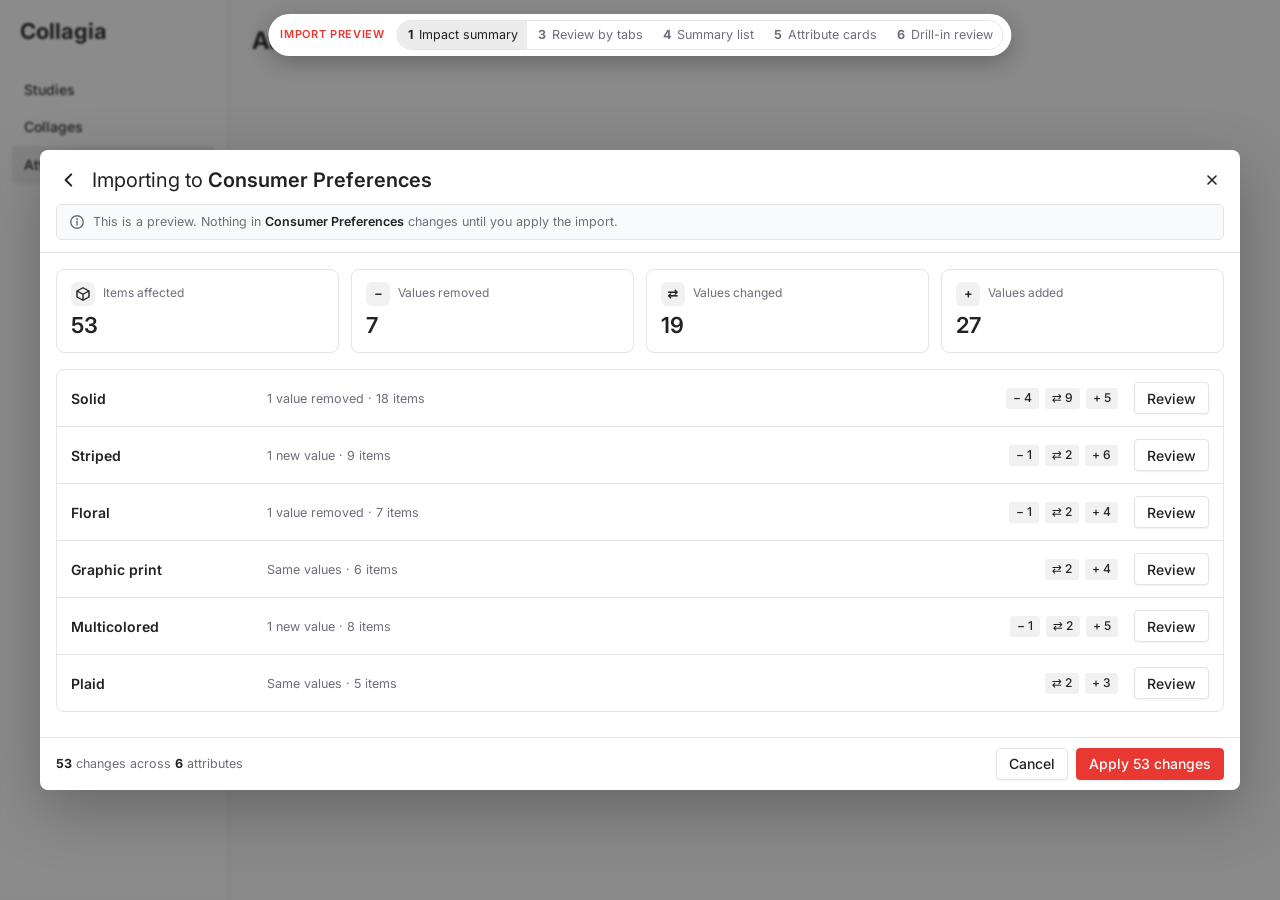
<file: oct15/import-preview.html>
<!doctype html>
<html lang="en">
<head>
  <meta charset="utf-8">
  <meta name="viewport" content="width=device-width, initial-scale=1">
  <title>Import Preview · Collagia</title>
  <link rel="preconnect" href="https://fonts.googleapis.com">
  <link rel="preconnect" href="https://fonts.gstatic.com" crossorigin>
  <link href="https://fonts.googleapis.com/css2?family=Inter:wght@400;500;600;700&family=JetBrains+Mono:wght@400&display=swap" rel="stylesheet">
  <style>
    /* Official Collagia palette (Figma "Colors" frame) */
    :root {
      --text: #232121; --muted: #6E6D7A; --border: #E4E4E4; --surface: #FFFFFF;
      --g1: #ECECED; --g2: #F1F1F1; --g3: #F9FAFB;
      --red: #E83832; --soft: #FDEFEF;
      --mono: "JetBrains Mono", ui-monospace, Menlo, monospace;
    }
    * { box-sizing: border-box; }
    body { margin: 0; font: 14px/1.4 "Inter", system-ui, sans-serif; color: var(--text); background: var(--g3); -webkit-font-smoothing: antialiased; }
    button { font: inherit; color: inherit; cursor: pointer; }
    a { color: inherit; }
    svg.i { width: 16px; height: 16px; flex: none; }
    .sp { flex: 1; }

    /* App shell behind the modal */
    .shell { display: flex; min-height: 100vh; filter: blur(1px); }
    .side { width: 228px; background: var(--surface); border-right: 1px solid var(--border); padding: 16px 12px; }
    .side .logo { font-size: 22px; font-weight: 700; margin: 0 8px 24px; }
    .side ul { margin: 0; padding: 0; }
    .side li { list-style: none; padding: 9px 12px; border-radius: 4px; font-weight: 500; }
    .side li.on { background: var(--g1); }
    .shell main { flex: 1; padding: 24px; }
    .shell h1 { margin: 0; font-size: 24px; }
    .dim { position: fixed; inset: 0; background: rgba(26, 25, 25, .5); display: flex; align-items: center; justify-content: center; padding: 64px 24px 24px; }

    /* Iteration switcher (prototype only) */
    .proto { position: fixed; top: 14px; left: 50%; transform: translateX(-50%); z-index: 10; display: flex; align-items: center; gap: 8px; padding: 6px 8px 6px 12px; background: var(--surface); border-radius: 999px; box-shadow: 0 6px 20px rgba(0,0,0,.25); white-space: nowrap; }
    .proto .lab { font-size: 11px; font-weight: 600; text-transform: uppercase; letter-spacing: .06em; color: var(--red); margin-right: 4px; }
    .seg { display: inline-flex; border: 1px solid var(--border); border-radius: 999px; overflow: hidden; }
    .seg button { border: 0; background: var(--surface); height: 28px; padding: 0 10px; font-size: 12.5px; color: var(--muted); }
    .seg button.on { background: var(--g1); color: var(--text); }
    .seg button b { margin-right: 2px; }

    /* Modal */
    .m { width: min(1200px, 100%); height: min(640px, 100%); background: var(--surface); border-radius: 8px; box-shadow: 0 20px 60px rgba(0,0,0,.25); display: flex; flex-direction: column; overflow: hidden; }
    .hd { display: grid; gap: 10px; padding: 16px 16px 12px; }
    .hd.line { border-bottom: 1px solid var(--border); }
    .title { display: flex; align-items: center; gap: 10px; }
    .icon-btn { border: 0; background: none; padding: 4px; border-radius: 4px; display: grid; }
    .icon-btn:hover { background: var(--g1); }
    .htitle { margin: 0; font-size: 20px; font-weight: 400; color: var(--text); }
    .htitle b { font-weight: 600; }
    .crumbs { display: flex; align-items: center; gap: 8px; font-size: 20px; font-weight: 500; color: var(--muted); }
    .crumbs a { text-decoration: underline; text-underline-offset: 3px; color: var(--muted); }
    .crumbs a:hover { color: var(--text); }
    .crumbs b { color: var(--text); font-weight: 600; }
    .file { display: inline-flex; align-items: center; gap: 6px; height: 26px; padding: 0 10px; border-radius: 13px; background: var(--g2); font-size: 12.5px; color: var(--muted); }
    .file b { color: var(--text); font-weight: 500; font-family: var(--mono); font-size: 12px; }
    /* Preview notice: neutral, not red */
    .dry { display: flex; align-items: center; gap: 8px; padding: 8px 12px; border-radius: 6px; background: var(--g3); border: 1px solid var(--border); font-size: 12.5px; color: var(--muted); }
    .dry b { color: var(--text); font-weight: 600; }
    .body { flex: 1; min-height: 0; overflow: auto; background: var(--surface); }
    .ft { display: flex; align-items: center; gap: 8px; padding: 10px 16px; border-top: 1px solid var(--border); }
    .ft .note { font-size: 12.5px; color: var(--muted); }
    .ft .note b { color: var(--text); }
    .btn { display: inline-flex; align-items: center; gap: 8px; height: 32px; padding: 0 12px; border-radius: 4px; border: 1px solid var(--border); background: var(--surface); font-size: 14px; font-weight: 500; box-shadow: 0 1px 2px rgba(0,0,0,.06); white-space: nowrap; text-decoration: none; }
    .btn:hover { background: var(--g3); }
    .btn.primary { background: var(--red); border-color: var(--red); color: #fff; }
    .btn.primary:hover { filter: brightness(.94); }
    .btn:disabled { opacity: .45; cursor: not-allowed; }
    .link { font-size: 12.5px; color: var(--muted); text-decoration: underline; cursor: pointer; background: none; border: 0; padding: 0; }
    .flab { font-size: 11px; font-weight: 600; letter-spacing: .06em; text-transform: uppercase; color: var(--muted); }

    /* Change marks — monochrome: removed is struck through, changed shows old → new, added is outlined */
    .chg { display: inline-flex; align-items: center; gap: 4px; padding: 2px 7px; border-radius: 3px; font-size: 12px; font-weight: 500; white-space: nowrap; background: var(--g2); color: var(--text); }
    .chg.rm { color: var(--muted); }
    .chg.rm s { text-decoration-thickness: 1px; }
    .chg.mv s { color: var(--muted); }
    .chg.add { background: var(--surface); box-shadow: inset 0 0 0 1px var(--border); }
    .chg i { font-style: normal; font-weight: 600; color: var(--muted); }
    .counts { display: flex; gap: 6px; }

    /* Value diff: one merged list */
    .vdiff { display: flex; flex-wrap: wrap; gap: 6px; align-items: center; }
    .val { display: inline-flex; align-items: center; gap: 5px; height: 26px; padding: 0 10px; border-radius: 13px; font-size: 12.5px; font-weight: 500; background: var(--g2); }
    .val.gone { color: var(--muted); text-decoration: line-through; background: var(--surface); box-shadow: inset 0 0 0 1px var(--border); }
    .val.new { background: var(--surface); box-shadow: inset 0 0 0 1px var(--text); }
    .val em { font-style: normal; font-size: 10.5px; font-weight: 600; text-transform: uppercase; letter-spacing: .05em; color: var(--muted); }
    .legend { display: flex; gap: 14px; font-size: 12px; color: var(--muted); }
    .legend span { display: inline-flex; align-items: center; gap: 6px; }
    .legend i { width: 10px; height: 10px; border-radius: 3px; display: inline-block; }

    /* Item rows */
    .thumb { width: 40px; height: 40px; flex: none; border-radius: 6px; background: var(--g2); overflow: hidden; display: grid; place-items: center; }
    .thumb img { width: 100%; height: 100%; object-fit: cover; }
    .thumb svg { width: 70%; height: 70%; }
    .prow { display: flex; align-items: center; gap: 12px; padding: 8px 16px; border-bottom: 1px solid var(--border); }
    .prow .nm { display: grid; gap: 2px; min-width: 240px; }
    .prow .nm b { font-size: 13px; font-weight: 600; }
    .id { font-family: var(--mono); font-size: 11.5px; color: var(--muted); }
    .more-row { padding: 10px 16px; font-size: 12.5px; color: var(--muted); }
    .sec-h { display: flex; align-items: center; gap: 8px; padding: 9px 16px; background: var(--g3); border-bottom: 1px solid var(--border); font-size: 12px; font-weight: 600; color: var(--muted); position: sticky; top: 0; z-index: 1; }
    .sec-h b { color: var(--text); }

    /* Iteration 1 — impact summary (kept quiet: greys only) */
    .kpis { display: grid; grid-template-columns: repeat(4, 1fr); gap: 12px; padding: 4px 16px 16px; }
    .kpi { padding: 12px 14px; border-radius: 8px; border: 1px solid var(--border); display: grid; gap: 4px; }
    .kpi span { font-size: 12px; color: var(--muted); display: flex; align-items: center; gap: 8px; }
    .kic { width: 24px; height: 24px; border-radius: 6px; background: var(--g2); color: var(--text); display: inline-grid; place-items: center; font-style: normal; font-size: 13px; font-weight: 600; }
    .kpi b { font-size: 22px; font-weight: 600; }
    .atable { margin: 0 16px 16px; border: 1px solid var(--border); border-radius: 8px; overflow: hidden; }
    .arow { display: grid; grid-template-columns: 180px 1fr auto auto; gap: 16px; align-items: center; padding: 12px 14px; border-bottom: 1px solid var(--border); }
    .arow:last-child { border-bottom: 0; }
    .arow .an { font-weight: 600; }
    .arow .vs { font-size: 12.5px; color: var(--muted); }
    .adetail { padding: 12px 14px 4px; background: var(--g3); border-bottom: 1px solid var(--border); display: grid; gap: 10px; }
    .adetail .rows { background: var(--surface); border: 1px solid var(--border); border-radius: 6px; overflow: hidden; margin-bottom: 10px; }
    .adetail .prow:last-child { border-bottom: 0; }

    /* Iteration 3 — review tabs */
    .tabs { display: flex; gap: 2px; padding: 0 16px; border-bottom: 1px solid var(--border); overflow-x: auto; }
    .tab { display: inline-flex; align-items: center; gap: 7px; padding: 10px 12px; border: 0; border-bottom: 2px solid transparent; background: none; font-size: 14px; font-weight: 500; color: var(--muted); white-space: nowrap; }
    .tab .n { font-size: 11px; font-weight: 600; padding: 1px 7px; border-radius: 8px; background: var(--g1); color: var(--muted); }
    .tab:hover { color: var(--text); }
    .tab.on { color: var(--text); font-weight: 600; border-bottom-color: var(--red); }
    .tab.on .n { background: var(--soft); color: var(--red); }
    .dhead { display: flex; align-items: center; gap: 10px; padding: 14px 16px; border-bottom: 1px solid var(--border); flex-wrap: wrap; }
    .vdivider { width: 1px; height: 20px; background: var(--border); margin: 0 4px; }
    /* Change-type sections as dropdown lists */
    .dd { border-bottom: 1px solid var(--border); }
    .dd-h { width: 100%; display: flex; align-items: center; gap: 8px; padding: 12px 16px; border: 0; background: var(--surface); text-align: left; font-size: 13px; }
    .dd-h:hover { background: var(--g3); }
    .dd-h .chev { color: var(--muted); transform: rotate(-90deg); transition: transform .15s; }
    .dd.open .dd-h .chev { transform: none; }
    .dd-h > span:not(.sp):not(.dd-peek) { color: var(--muted); }
    .dd-peek { display: flex; gap: 6px; flex-wrap: wrap; justify-content: flex-end; }
    .dd.open .dd-h { background: var(--g3); border-bottom: 1px solid var(--border); }
    .dd-b .prow:last-child { border-bottom: 0; }
    .dhead h3 { margin: 0; font-size: 16px; }

    /* Applied state */
    .done { height: 100%; display: grid; place-items: center; text-align: center; }
    .done > div { display: grid; justify-items: center; gap: 10px; max-width: 420px; }
    .done .badge { width: 56px; height: 56px; border-radius: 50%; background: var(--g2); color: var(--text); display: grid; place-items: center; }
    .done h2 { margin: 4px 0 0; font-size: 20px; }
    .done p { margin: 0; color: var(--muted); }
    .done .acts { display: flex; gap: 8px; margin-top: 8px; }

    @media (max-width: 900px) {
      .side { display: none; }
      .kpis { grid-template-columns: repeat(2, 1fr); }
      .arow { grid-template-columns: 1fr; }
      .proto { left: 12px; right: 12px; transform: none; }
      .file { display: none; }
      .crumbs { font-size: 16px; }
    }
    body.embed { background: transparent; }
    body.embed .shell { display: none; }
    body.embed .dim { background: transparent; padding: 24px; }
      /* ---------- Iterations 4–6: centered modals with different layouts inside ---------- */
    .m.mod-md { width: min(760px, 100%); }
    .m.mod-md.pop { animation: pop .18s ease-out; }
    @keyframes pop { from { transform: translateX(16px); opacity: 0; } }
    @media (prefers-reduced-motion: reduce) { .m.pop { animation: none !important; } } .sh-hd { display: grid; gap: 4px; padding: 16px 16px 14px 20px; border-bottom: 1px solid var(--border); flex: none; }
    .sh-top { display: flex; align-items: center; gap: 8px; }
    .sh-top h2 { margin: 0; font-size: 17px; font-weight: 600; letter-spacing: -.2px; }
    .sh-desc { margin: 0; font-size: 13px; color: var(--muted); }
    .sh-desc b { color: var(--text); font-weight: 600; }
    .sh-body { flex: 1; min-height: 0; overflow: auto; padding: 16px 20px; display: flex; flex-direction: column; gap: 14px; }
    .sh-body > * { flex: none; }
    .sh-ft { display: flex; align-items: center; gap: 8px; padding: 12px 20px; border-top: 1px solid var(--border); flex: none; background: var(--surface); }
    .sh-ft .note { font-size: 12.5px; color: var(--muted); }
    .sh-ft .note b { color: var(--text); }
    .sh-stats { display: grid; grid-template-columns: repeat(3, 1fr); border: 1px solid var(--border); border-radius: 8px; overflow: hidden; }
    .sh-stats div { display: grid; gap: 2px; padding: 10px 12px; }
    .sh-stats div + div { border-left: 1px solid var(--border); }
    .sh-stats span { font-size: 11.5px; color: var(--muted); }
    .sh-stats b { font-size: 20px; font-weight: 600; }
    .sh-sec { font-size: 11px; font-weight: 600; letter-spacing: .4px; text-transform: uppercase; color: var(--muted); }
    /* 4 · accordion list of attributes */
    .acc { border: 1px solid var(--border); border-radius: 8px; overflow: hidden; }
    .sh-body .acc + .acc { margin-top: -6px; }
    .acc-h { display: flex; align-items: center; gap: 10px; width: 100%; padding: 10px 12px; border: 0; background: var(--surface); text-align: left; font: inherit; cursor: pointer; }
    .acc-h:hover { background: var(--g3); }
    .acc-h .chev { transition: transform .15s; color: var(--muted); }
    .acc.open .acc-h .chev { transform: rotate(180deg); }
    .acc-h b { font-size: 14px; font-weight: 600; }
    .acc-h small { font-size: 12px; color: var(--muted); }
    .acc-b { padding: 4px 12px 12px; border-top: 1px solid var(--border); display: grid; gap: 10px; background: var(--g3); }
    .acc-b .prow { padding: 8px 0; background: none; }
    .acc-b .prow .nm { min-width: 0; flex: 1; }
    .acc-b .rows { background: var(--surface); border: 1px solid var(--border); border-radius: 6px; padding: 0 10px; }
    .acc-b .rows .prow:last-child { border-bottom: 0; }
    /* 5 · attribute cards */
    .bs-hd { display: flex; align-items: center; gap: 12px; padding: 14px 16px 12px 20px; border-bottom: 1px solid var(--border); flex: none; }
    .bs-hd h2 { margin: 0; font-size: 17px; font-weight: 600; }
    .bs-cards { display: flex; gap: 10px; padding: 14px 20px; overflow-x: auto; flex: none; border-bottom: 1px solid var(--border); }
    .bs-card { flex: none; width: 168px; display: grid; gap: 6px; padding: 10px 12px; border: 1px solid var(--border); border-radius: 8px; background: var(--surface); text-align: left; font: inherit; cursor: pointer; }
    .bs-card:hover { border-color: var(--border-strong, #bdbdc0); }
    .bs-card.on { border-color: var(--text); box-shadow: inset 0 0 0 1px var(--text); }
    .bs-card b { font-size: 14px; }
    .bs-card small { font-size: 12px; color: var(--muted); }
    .bs-body { flex: 1; min-height: 0; overflow: auto; display: grid; grid-template-columns: 260px 1fr; }
    .bs-side { padding: 16px 20px; border-right: 1px solid var(--border); display: grid; align-content: start; gap: 10px; }
    .bs-side .vdiff { flex-wrap: wrap; }
    .bs-list .prow .nm { min-width: 0; flex: 1; }
    /* 6 · drill-in review */
    .att-row { display: flex; align-items: center; gap: 10px; width: 100%; padding: 12px; border: 1px solid var(--border); border-radius: 8px; background: var(--surface); text-align: left; font: inherit; cursor: pointer; }
    .att-row:hover { background: var(--g3); }
    .att-row.on { border-color: var(--text); }
    .att-row div { display: grid; gap: 2px; flex: 1; min-width: 0; }
    .att-row b { font-size: 14px; }
    .att-row small { font-size: 12px; color: var(--muted); }
    .drill .prow { padding: 8px 20px; }
    .drill .prow .nm { min-width: 0; flex: 1; }
    @media (max-width: 900px) { .bs-body { grid-template-columns: 1fr; } .bs-side { border-right: 0; border-bottom: 1px solid var(--border); } }
</style>
</head>
<body>
  <!-- Garment silhouettes for items without a photo -->
  <svg width="0" height="0" style="position:absolute" aria-hidden="true">
    <symbol id="tee" viewBox="0 0 64 64"><path d="M22 8 14 11 4 20l6 8 6-4v34h32V24l6 4 6-8-10-9-8-3c-2 4-6 6-10 6s-8-2-10-6z"/></symbol>
    <symbol id="long" viewBox="0 0 64 64"><path d="M22 8 12 12 6 56l8 1 4-31v32h28V26l4 31 8-1-6-44-10-4c-2 4-6 6-10 6s-8-2-10-6z"/></symbol>
    <symbol id="pants" viewBox="0 0 64 64"><path d="M18 6h28l4 52H37L32 22l-5 36H14z"/></symbol>
    <symbol id="shorts" viewBox="0 0 64 64"><path d="M16 14h32l4 32-16 2-4-18-4 18-16-2z"/></symbol>
    <symbol id="vest" viewBox="0 0 64 64"><path d="m24 8-6 4-2 12v34h32V24l-2-12-6-4c-2 6-5 8-8 8s-6-2-8-8z"/></symbol>
  </svg>

  <div class="shell" aria-hidden="true">
    <aside class="side"><div class="logo">Collagia</div><ul><li>Studies</li><li>Collages</li><li class="on">Attributes</li></ul></aside>
    <main><h1>Attributes</h1></main>
  </div>
  <div class="proto" id="proto"></div>
  <div class="dim"><div class="m" id="m" role="dialog" aria-modal="true" aria-label="Import preview"></div></div>

  <script>
    /* ---------- Items ---------- */
    // Solid items use the real product photos; patterned items use a garment silhouette
    const PHOTO = [["Dri-FIT training tee in Ecru","TOP_117"],["Performance tank in Terracotta","TAN_118"],["Windbreaker in Sienna","WBR_119"],["Longsleeve top in Apricot","TOP_120"],["Fleece crewneck in Camel","CRW_121"],["Dri-FIT training tee in Beige","TOP_122"],["Dri-FIT training tee in Orange","TOP_123"],["Sports Bra in Magenta","BRA_124"],["Fleece joggers in Sand","JOG_125"],["Biker shorts in Cinnamon","SRT_126"],["Track pants in Mustard","PNT_127"],["Sweatpants in Toffee","SWP_128"],["Fleece hoodie in Cognac","HOD_129"],["Puffer vest in Amber","VST_130"],["Track jacket in Brick Red","JKT_131"],["Training leggings in Rust","LEG_132"],["Half-zip pullover in Burnt Sienna","PUL_133"],["Sweatpants in Chestnut","SWP_134"]]
      .map(([name, id]) => ({ name, id, img: id === "SRT_126" ? "../assets/products/SRT_126.png" : `../assets/products-hd/${id}.jpg` }));
    const DRAWN = (prefix, list) => list.map(([name, s, c], i) => ({ name, id: `${prefix}_${201 + i}`, s, c }));
    const ITEMS = {
      striped: DRAWN("STR", [["Breton longsleeve in Ecru","long","#C8C8C6"],["Pinstripe joggers in Grey","pants","#A3A3A3"],["Rugby stripe top in Forest","long","#4F8A5F"],["Breton tee in Navy","tee","#26365E"],["Pinstripe shorts in Stone","shorts","#B9B2A6"],["Rugby stripe hoodie in Rust","long","#B4472C"],["Breton tank in White","tee","#D7D7D7"],["Pinstripe trousers in Charcoal","pants","#4A4A4A"],["Rugby polo in Burgundy","tee","#7A2E3A"]]),
      floral: DRAWN("FLR", [["Ditsy floral tee in Sage","tee","#8FA585"],["Tropical print shorts in Coral","shorts","#D97C4A"],["Botanical sports top in Plum","tee","#7A3E6A"],["Paisley longsleeve in Ochre","long","#C9A227"],["Ditsy floral leggings in Black","pants","#3A3A3A"],["Tropical print vest in Teal","vest","#1F7A7A"],["Botanical hoodie in Cream","long","#E9E2CF"]]),
      graphic: DRAWN("GRP", [["Logo tee in Black","tee","#222222"],["Slogan hoodie in Heather Grey","long","#8D8D8F"],["Illustrated crewneck in Cobalt","long","#2F5BB7"],["Logo shorts in White","shorts","#E4E4E4"],["Typography tee in Sand","tee","#D4C3A6"],["Illustrated joggers in Olive","pants","#6B7A4A"]]),
      multi: DRAWN("MLT", [["Color-block windbreaker","long","#2F5BB7"],["Tie-dye training tee","tee","#D0368F"],["Ombré performance tank","tee","#F2A65A"],["Color-block joggers","pants","#B53A2E"],["Tie-dye hoodie","long","#7FC4A8"],["Ombré shorts","shorts","#E3B11F"],["Color-block vest","vest","#4A4F6A"],["Tie-dye joggers","pants","#9B6FB6"]]),
      plaid: DRAWN("PLD", [["Tartan flannel overshirt","long","#B53A2E"],["Gingham shorts in Sky","shorts","#8FB7D9"],["Buffalo check puffer vest","vest","#B53A2E"],["Tartan joggers","pants","#2F4F3A"],["Gingham tee in Red","tee","#D9534F"]]),
    };
    ITEMS.solid = PHOTO;

    /* ---------- Attributes in the import ---------- */
    // prev → next values; changes per item: rm (value removed), mv (old → new), add (value added)
    const mk = (items, plan) => plan.map(([type, from, to], i) => ({ type, item: items[i % items.length], from, to }));
    const ATTRS = [
      { k: "solid", label: "Solid", prev: ["Warm colors", "Cool colors", "Neutrals", "Pastels"], next: ["Warm colors", "Cool colors", "Neutrals"],
        changes: mk(ITEMS.solid, [
          ["rm", "Pastels"], ["rm", "Pastels"], ["rm", "Pastels"], ["rm", "Pastels"],
          ["mv", "Pastels", "Warm colors"], ["mv", "Pastels", "Neutrals"], ["mv", "Pastels", "Warm colors"], ["mv", "Pastels", "Warm colors"], ["mv", "Neutrals", "Warm colors"], ["mv", "Cool colors", "Warm colors"], ["mv", "Pastels", "Warm colors"], ["mv", "Pastels", "Warm colors"], ["mv", "Pastels", "Warm colors"],
          ["add", null, "Warm colors"], ["add", null, "Warm colors"], ["add", null, "Warm colors"], ["add", null, "Warm colors"], ["add", null, "Warm colors"]]) },
      { k: "striped", label: "Striped", prev: ["Breton", "Pinstripe"], next: ["Breton", "Pinstripe", "Rugby"],
        changes: mk(ITEMS.striped, [["mv", "Breton", "Rugby"], ["add", null, "Pinstripe"], ["add", null, "Rugby"], ["add", null, "Breton"], ["add", null, "Pinstripe"], ["mv", "Breton", "Rugby"], ["add", null, "Breton"], ["rm", "Pinstripe"], ["add", null, "Rugby"]]) },
      { k: "floral", label: "Floral", prev: ["Ditsy", "Tropical", "Botanical", "Paisley"], next: ["Ditsy", "Tropical", "Botanical"],
        changes: mk(ITEMS.floral, [["add", null, "Ditsy"], ["add", null, "Tropical"], ["mv", "Paisley", "Botanical"], ["rm", "Paisley"], ["add", null, "Ditsy"], ["add", null, "Tropical"], ["mv", "Paisley", "Botanical"]]) },
      { k: "graphic", label: "Graphic print", prev: ["Logo", "Typography", "Illustration"], next: ["Logo", "Typography", "Illustration"],
        changes: mk(ITEMS.graphic, [["add", null, "Logo"], ["mv", "Logo", "Typography"], ["add", null, "Illustration"], ["add", null, "Logo"], ["mv", "Illustration", "Typography"], ["add", null, "Illustration"]]) },
      { k: "multi", label: "Multicolored", prev: ["Color block", "Tie-dye"], next: ["Color block", "Tie-dye", "Ombré"],
        changes: mk(ITEMS.multi, [["add", null, "Color block"], ["add", null, "Tie-dye"], ["mv", "Color block", "Ombré"], ["add", null, "Color block"], ["add", null, "Tie-dye"], ["mv", "Tie-dye", "Ombré"], ["add", null, "Color block"], ["rm", "Tie-dye"]]) },
      { k: "plaid", label: "Plaid", prev: ["Tartan", "Gingham", "Buffalo check"], next: ["Tartan", "Gingham", "Buffalo check"],
        changes: mk(ITEMS.plaid, [["add", null, "Tartan"], ["add", null, "Gingham"], ["mv", "Tartan", "Buffalo check"], ["add", null, "Tartan"], ["mv", "Tartan", "Gingham"]]) },
    ];
    ATTRS.forEach(a => a.changes.forEach(c => c.a = a.k));
    const ALL = ATTRS.flatMap(a => a.changes);
    const attr = k => ATTRS.find(a => a.k === k);
    const TYPES = { rm: "Removed", mv: "Changed", add: "Added" };

    /* ---------- State ---------- */
    const read = (k, ok, d) => { try { const v = localStorage.getItem(k); return ok[v] ? v : d; } catch { return d; } };
    const save = (k, v) => { try { localStorage.setItem(k, v); } catch {} };
    const ITERS = { "1": "Impact summary", "3": "Review by tabs", "4": "Summary list", "5": "Attribute cards", "6": "Drill-in review" };
    const P = new URLSearchParams(location.search), EMBED = P.has("embed");
    const STUDY = (P.get("study") || "Consumer Preferences").replace(/[<>&"]/g, "");
    const S = { iter: (ITERS[P.get("iter")] ? P.get("iter") : read("importIter2", ITERS, "1")), tab: "solid", open: new Set(), sec: new Set(), applied: false, skip: new Set(), nest: null, full: false };

    /* ---------- Helpers ---------- */
    const esc = s => String(s).replace(/&/g, "&amp;").replace(/</g, "&lt;");
    const ic = {
      back: '<svg class="i" style="width:18px;height:18px" viewBox="0 0 16 16" fill="none" stroke="currentColor" stroke-width="1.8" stroke-linecap="round" stroke-linejoin="round"><path d="M10 3 5 8l5 5"/></svg>',
      close: '<svg class="i" viewBox="0 0 16 16" fill="none" stroke="currentColor" stroke-width="1.6" stroke-linecap="round"><path d="m4 4 8 8M12 4l-8 8"/></svg>',
      info: '<svg class="i" viewBox="0 0 16 16" fill="none" stroke="currentColor" stroke-width="1.4"><circle cx="8" cy="8" r="6.25"/><path d="M8 7.25V11" stroke-linecap="round"/><circle cx="8" cy="5" r=".9" fill="currentColor" stroke="none"/></svg>',
      check: '<svg width="10" height="10" viewBox="0 0 16 16" fill="none" stroke="currentColor" stroke-width="2.4" stroke-linecap="round" stroke-linejoin="round"><path d="m3.5 8.5 3 3 6-7"/></svg>',
      file: '<svg class="i" viewBox="0 0 16 16" fill="none" stroke="currentColor" stroke-width="1.3" stroke-linejoin="round"><path d="M4 1.5h5.5L13 5v9.5H4z"/><path d="M9.5 1.5V5H13"/></svg>',
      done: '<svg width="26" height="26" viewBox="0 0 16 16" fill="none" stroke="currentColor" stroke-width="1.8" stroke-linecap="round" stroke-linejoin="round"><path d="m3.5 8.5 3 3 6-7"/></svg>',
      items: '<svg class="i" viewBox="0 0 16 16" fill="none" stroke="currentColor" stroke-width="1.4" stroke-linejoin="round"><path d="M8 1.75 14 5v6l-6 3.25L2 11V5z"/><path d="M2 5l6 3.25L14 5M8 8.25v6"/></svg>',
      chev: '<svg class="i chev" viewBox="0 0 16 16" fill="none" stroke="currentColor" stroke-width="1.6" stroke-linecap="round" stroke-linejoin="round"><path d="m4 6 4 4 4-4"/></svg>',
  arrow: '<svg class="i" viewBox="0 0 16 16" fill="none" stroke="currentColor" stroke-width="1.6" stroke-linecap="round" stroke-linejoin="round"><path d="M3 8h9.5M9 4.5 12.5 8 9 11.5"/></svg>',
    };
    const thumb = it => `<span class="thumb">${it.img ? `<img src="${it.img}" alt="">` : `<svg style="fill:${it.c}"><use href="#${it.s}"/></svg>`}</span>`;
    const mark = c => c.type === "rm" ? `<span class="chg rm"><i>−</i><s>${esc(c.from)}</s></span>`
      : c.type === "add" ? `<span class="chg add"><i>+</i>${esc(c.to)}</span>`
      : `<span class="chg mv"><s>${esc(c.from)}</s> → ${esc(c.to)}</span>`;
    const counts = list => ({ rm: list.filter(c => c.type === "rm").length, mv: list.filter(c => c.type === "mv").length, add: list.filter(c => c.type === "add").length });
    const countChips = list => { const n = counts(list); return `<span class="counts">${n.rm ? `<span class="chg" title="Removed">− ${n.rm}</span>` : ""}${n.mv ? `<span class="chg" title="Changed">⇄ ${n.mv}</span>` : ""}${n.add ? `<span class="chg" title="Added">+ ${n.add}</span>` : ""}</span>`; };
    const valueDiff = a => {
      const gone = a.prev.filter(v => !a.next.includes(v)), added = a.next.filter(v => !a.prev.includes(v));
      return `<div class="vdiff">${a.prev.map(v => `<span class="val${gone.includes(v) ? " gone" : ""}"${gone.includes(v) ? ' title="Removed in this import"' : ""}>${esc(v)}</span>`).join("")}${added.map(v => `<span class="val new"><em>New</em>${esc(v)}</span>`).join("")}</div>`;
    };
    const legend = `<div class="legend"><span><i style="background:var(--g2)"></i>Kept</span><span><i style="box-shadow:inset 0 0 0 1px var(--border)"></i><s>Removed</s></span><span><i style="box-shadow:inset 0 0 0 1px var(--text)"></i>New</span></div>`;
    const valueSummary = a => {
      const gone = a.prev.filter(v => !a.next.includes(v)).length, added = a.next.filter(v => !a.prev.includes(v)).length;
      return [gone && `${gone} value removed`, added && `${added} new value`].filter(Boolean).join(" · ") || "Same values";
    };
    const affected = list => new Set(list.map(c => c.item.id)).size;
    const row = c => `<div class="prow">${thumb(c.item)}<div class="nm"><b>${esc(c.item.name)}</b><span class="id">${c.item.id}</span></div>${mark(c)}</div>`;
    const limit = (list, n) => list.slice(0, n).map(row).join("") + (list.length > n ? `<div class="more-row">+ ${list.length - n} more items</div>` : "");

    const header = ({ line = true } = {}) => `
      <div class="hd${line ? " line" : ""}">
        <div class="title">
          <a class="icon-btn" href="index.html" aria-label="Back">${ic.back}</a>
          <h2 class="htitle">Importing to <b>${STUDY}</b></h2>
          <span class="sp"></span>
          <a class="icon-btn" href="index.html" aria-label="Close">${ic.close}</a>
        </div>
        <div class="dry">${ic.info}<span>This is a preview. Nothing in <b>${STUDY}</b> changes until you apply the import.</span></div>
      </div>`;
    const applyBtn = (disabled = false) => `<button class="btn primary" data-a="apply"${disabled ? " disabled" : ""}>Apply ${ALL.length} changes</button>`;
    const footer = (note, disabled = false) => `<div class="ft"><span class="note">${note}</span><span class="sp"></span><a class="btn" href="index.html">Cancel</a>${applyBtn(disabled)}</div>`;

    /* ---------- Iterations ---------- */
    const VIEWS = {
      // 1 — what will this import do? Totals first, then one row per attribute
      "1": () => {
        const n = counts(ALL);
        return `${header()}
        <div class="body">
          <div class="kpis" style="padding-top:16px">
            <div class="kpi"><span><i class="kic">${ic.items}</i>Items affected</span><b>${affected(ALL)}</b></div>
            <div class="kpi"><span><i class="kic">−</i>Values removed</span><b>${n.rm}</b></div>
            <div class="kpi"><span><i class="kic">⇄</i>Values changed</span><b>${n.mv}</b></div>
            <div class="kpi"><span><i class="kic">+</i>Values added</span><b>${n.add}</b></div>
          </div>
          <div class="atable">${ATTRS.map(a => `
            <div class="arow">
              <span class="an">${a.label}</span>
              <span class="vs">${valueSummary(a)} · ${affected(a.changes)} items</span>
              ${countChips(a.changes)}
              <button class="btn" data-a="expand" data-k="${a.k}">${S.open.has(a.k) ? "Hide" : "Review"}</button>
            </div>
            ${S.open.has(a.k) ? `<div class="adetail"><div style="display:flex;align-items:center;gap:8px"><span class="flab">Values</span><span class="sp"></span>${legend}</div>${valueDiff(a)}
              <span class="flab">Item changes (${a.changes.length})</span><div class="rows">${limit(a.changes, 8)}</div></div>` : ""}`).join("")}
          </div>
        </div>
        ${footer(`<b>${ALL.length}</b> changes across <b>${ATTRS.length}</b> attributes`)}`;
      },

      // 3 — tabs on top for each attribute; values sit beside the title; each change type is a dropdown list
      "3": () => {
        const a = attr(S.tab);
        const groups = ["rm", "mv", "add"].map(t => [t, a.changes.filter(c => c.type === t)]).filter(([, l]) => l.length);
        return `${header()}
        <div class="tabs" role="tablist">${ATTRS.map(x => `<button class="tab${x.k === a.k ? " on" : ""}" role="tab" aria-selected="${x.k === a.k}" data-a="tab" data-k="${x.k}">${x.label}<span class="n">${x.changes.length}</span></button>`).join("")}</div>
        <div class="body">
          <div class="dhead">
            <span style="font-size:12.5px;color:var(--muted)">${affected(a.changes)} items</span>
            <span class="vdivider"></span><span class="flab">Values</span>${valueDiff(a)}
            <span class="sp"></span>${legend}
          </div>
          ${groups.map(([t, l]) => {
            const key = a.k + ":" + t, open = S.sec.has(key);
            return `<div class="dd${open ? " open" : ""}">
              <button class="dd-h" data-a="sec" data-k="${key}" aria-expanded="${open}">${ic.chev}<b>${TYPES[t]}</b><span>${l.length} item${l.length > 1 ? "s" : ""}</span>
                <span class="sp"></span><span class="dd-peek">${[...new Set(l.map(c => c.type === "rm" ? c.from : c.to))].map(v => `<span class="chg${t === "add" ? " add" : ""}">${t === "rm" ? `<i>−</i><s>${esc(v)}</s>` : (t === "add" ? `<i>+</i>` : "→ ") + esc(v)}</span>`).join("")}</span></button>
              ${open ? `<div class="dd-b">${limit(l, 12)}</div>` : ""}
            </div>`;
          }).join("")}
        </div>
        ${footer(`<b>${a.changes.length}</b> changes in ${a.label} · <b>${ALL.length}</b> in total`)}`;
      },

      // 4 — summary list: totals, then an accordion per attribute, in a compact modal
      "4": () => {
        const n = counts(ALL);
        return `<div class="sh-hd">
            <div class="sh-top"><h2>Import to ${STUDY}</h2><span class="sp"></span><a class="icon-btn" href="index.html" aria-label="Close">${ic.close}</a></div>
            <p class="sh-desc">Preview only. Nothing in <b>${STUDY}</b> changes until you apply.</p></div>
          <div class="sh-body">
            <div class="sh-stats"><div><span>Items affected</span><b>${affected(ALL)}</b></div><div><span>Values changed</span><b>${n.mv + n.rm}</b></div><div><span>Values added</span><b>${n.add}</b></div></div>
            <span class="sh-sec">By attribute</span>
            ${ATTRS.map(a => { const open = S.open.has(a.k); return `<div class="acc${open ? " open" : ""}">
              <button class="acc-h" data-a="expand" data-k="${a.k}" aria-expanded="${open}"><span style="display:grid;gap:2px;flex:1"><b>${a.label}</b><small>${valueSummary(a)} · ${affected(a.changes)} items</small></span>${countChips(a.changes)}${ic.chev}</button>
              ${open ? `<div class="acc-b"><div style="display:flex;align-items:center;gap:8px;padding-top:8px"><span class="flab">Values</span><span class="sp"></span>${legend}</div>${valueDiff(a)}<div class="rows">${limit(a.changes, 6)}</div></div>` : ""}
            </div>`; }).join("")}
          </div>
          <div class="sh-ft"><span class="note"><b>${ALL.length}</b> changes</span><span class="sp"></span><a class="btn" href="index.html">Cancel</a>${applyBtn()}</div>`;
      },

      // 5 — attribute cards: one card per attribute across the top; the picked card's values and items below
      "5": () => {
        const a = attr(S.tab);
        return `          <div class="bs-hd"><h2>Import to ${STUDY}</h2><span class="dry" style="margin:0">${ic.info}<span>Preview only · <b>${ALL.length}</b> changes across ${affected(ALL)} items</span></span>
            <span class="sp"></span><a class="btn" href="index.html">Cancel</a>${applyBtn()}<a class="icon-btn" href="index.html" aria-label="Close">${ic.close}</a></div>
          <div class="bs-cards" role="tablist">${ATTRS.map(x => `<button class="bs-card${x.k === a.k ? " on" : ""}" role="tab" aria-selected="${x.k === a.k}" data-a="tab" data-k="${x.k}"><b>${x.label}</b><small>${affected(x.changes)} items · ${valueSummary(x)}</small>${countChips(x.changes)}</button>`).join("")}</div>
          <div class="bs-body">
            <div class="bs-side"><span class="flab">Values</span>${valueDiff(a)}${legend}</div>
            <div class="bs-list">${a.changes.map(row).join("")}</div>
          </div>`;
      },

      // 6 — drill-in review: pick an attribute and the modal steps into it to review its items (read-only; edits happen on the board)
      "6": () => {
        const a = S.nest && attr(S.nest);
        if (a) return `<div class="sh-hd"><div class="sh-top"><button class="icon-btn" data-a="nest" data-k="" aria-label="Back to all attributes">${ic.back}</button><h2>${a.label}</h2><span class="sp"></span>${countChips(a.changes)}</div>
              <p class="sh-desc">${valueSummary(a)} · ${affected(a.changes)} items</p></div>
            <div style="padding:12px 20px;border-bottom:1px solid var(--border);display:grid;gap:8px">${valueDiff(a)}</div>
            <div class="sh-body drill" style="padding:0;gap:0">${a.changes.map(c => `<div class="prow">${thumb(c.item)}<div class="nm"><b>${esc(c.item.name)}</b><span class="id">${c.item.id}</span></div>${mark(c)}</div>`).join("")}</div>
            <div class="sh-ft"><button class="btn" data-a="nest" data-k="">${ic.back}All attributes</button></div>`;
        return `<div class="sh-hd">
            <div class="sh-top"><h2>Import to ${STUDY}</h2><span class="sp"></span><a class="icon-btn" href="index.html" aria-label="Close">${ic.close}</a></div>
            <p class="sh-desc">Open an attribute to see what changes for its items.</p></div>
          <div class="sh-body">
            ${ATTRS.map(x => `<button class="att-row" data-a="nest" data-k="${x.k}"><div><b>${x.label}</b><small>${x.changes.length} changes · ${valueSummary(x)}</small></div>${ic.arrow}</button>`).join("")}
          </div>
          <div class="sh-ft"><span class="note"><b>${ALL.length}</b> changes</span><span class="sp"></span><a class="btn" href="index.html">Cancel</a>${applyBtn()}</div>`;
      },
    };

    const applied = () => `${header()}
      <div class="body"><div class="done"><div>
        <span class="badge">${ic.done}</span>
        <h2>Import applied</h2>
        <p>${ALL.length} changes were applied to <b>${STUDY}</b> across ${affected(ALL)} items.</p>
        <div class="acts"><a class="btn primary" href="index.html">Back to Attributes</a></div>
        <button class="link" data-a="reset">Replay this prototype</button>
      </div></div></div>`;

    /* ---------- Render ---------- */
    const m = document.getElementById("m");
    const render = () => {
      const kind = { "4": "mod-md", "6": "mod-md" }[S.iter] || "";
      m.className = "m " + (S.applied ? "" : kind) + (S.iter === "6" && S.nest ? " pop" : "");
      m.parentElement.className = "dim";
      m.innerHTML = S.applied ? applied() : VIEWS[S.iter]();
      document.getElementById("proto").innerHTML = `<span class="lab">Import preview</span><div class="seg">${Object.entries(ITERS).map(([id, l]) =>
        `<button class="${S.iter === id ? "on" : ""}" data-i="${id}"><b>${id}</b> ${l}</button>`).join("")}</div>`;
    };
    const reset = () => Object.assign(S, { tab: "solid", open: new Set(), sec: new Set(), applied: false, skip: new Set(), nest: null, full: false });

    document.getElementById("proto").addEventListener("click", e => {
      const b = e.target.closest("[data-i]"); if (!b) return;
      S.iter = b.dataset.i; save("importIter2", S.iter); reset(); render();
    });
    m.addEventListener("click", e => {
      const a = e.target.closest("[data-a]"); if (!a) return;
      const { a: act, k } = a.dataset;
      switch (act) {
        case "tab": S.tab = k; break;
        case "expand": S.open.has(k) ? S.open.delete(k) : S.open.add(k); break;
        case "sec": S.sec.has(k) ? S.sec.delete(k) : S.sec.add(k); break;
        // Embedded: the prototype shows its own success modal (with the way into the study board)
        case "apply": if (EMBED) { parent.postMessage({ o15: "import", act: "applied", changes: ALL.length, items: affected(ALL) }, "*"); return; } S.applied = true; break;
        case "nest": S.nest = k || null; break;
        case "reset": reset(); break;
        default: return;
      }
      const body = m.querySelector(".body"); const top = body ? body.scrollTop : 0;
      const tops = [...m.querySelectorAll(".sh-body")].map(b => b.scrollTop);
      render();
      const nb = m.querySelector(".body"); if (nb && (act === "expand" || act === "sec")) nb.scrollTop = top;
      // Keep scroll positions when toggling items
      if (act === "expand" || act === "skip") m.querySelectorAll(".sh-body").forEach((b, j) => { b.scrollTop = tops[j] || 0; });
    });
    document.addEventListener("keydown", e => { if (e.key === "Escape" && S.nest) { S.nest = null; render(); return; } if (e.key === "Escape") { if (EMBED) parent.postMessage({ o15: "import", act: "close" }, "*"); else location.href = "../index.html"; } });
    // Embedded in Index-Oct-15: links back to the app talk to the parent page instead of navigating
    document.addEventListener("click", e => {
      const a = e.target.closest("a[href]"); if (!a) return;
      e.preventDefault();
      const act = a.getAttribute("aria-label") === "Back" ? "back" : /Back to Attributes/.test(a.textContent) ? "done" : "close";
      if (EMBED) parent.postMessage({ o15: "import", act }, "*"); else location.href = "../index.html";
    }, true);
    if (EMBED) { document.body.classList.add("embed"); document.getElementById("proto").style.display = "none"; }
    render();
  </script>
</body>
</html>
</file>
<file: oct17/base.css>
:root {
  --vh100: 100vh; --vw100: 100vw; /* replaced by core.js (fitUI) with the real screen size divided by the interface zoom */
  /* Official Collagia palette (Figma "Colors" frame) */
  --text: #232121;          /* Black */
  --muted: #6E6D7A;         /* Text Secondary (Extended Neutrals) */
  --faint: rgba(35, 33, 33, .45);
  --border: #E4E4E4;        /* Stroke */
  --border-strong: rgba(35, 33, 33, .25);
  --surface: #FFFFFF;       /* White */
  --sunken: #F1F1F1;        /* Grey 2 */
  --hover: #F9FAFB;         /* Grey 3 */
  --chip: #ECECED;          /* Grey 1 */
  --accent: #E83832;        /* Primary */
  --accent-soft: #FDEFEF;   /* Secondary */
  --alert: #B45309;         /* Alert / Primary: warning text and icons */
  --alert-soft: #FEF3E2;    /* Alert / Secondary: warning surfaces */
  --alert-stroke: #EFD3B7;  /* Alert / Stroke: warning borders */
  --error: #8B0000;         /* Error / Primary */
  --error-soft: #F9D2D2;    /* Error / Secondary */
  /* Extended neutrals (Figma "Extended Neutrals"); --muted above is Text Secondary #6E6D7A */
  --nav-text: #3F3E47;      /* Text Nav: sidebar navigation */
  --placeholder: #757575;   /* Placeholder: input placeholders */
  --slider-track: #CACACA;  /* Slider Track: board range slider */
  --slider-handle: #B0AEAE; /* Slider Handle: board slider and tile hover */
  --scrim: rgba(0,0,0,.5);  /* Overlay / Scrim: dialog backdrop */
  --card-border: rgba(0,0,0,.08); /* Overlay / Card Border */
  --radius: 4px;
  --mono: "JetBrains Mono", ui-monospace, Menlo, monospace;
  /* Type scale (Figma text styles). Nothing larger than 20 or smaller than 11 */
  --fs-20: 20px;  /* Title: page and dialog headers */
  --fs-16: 16px;  /* Heading: sections, card titles */
  --fs-14: 14px;  /* Body L: default text, nav */
  --fs-13: 13px;  /* Body: buttons, inputs, rows */
  --fs-12: 12px;  /* Small: meta, chips, IDs */
  --fs-11: 11px;  /* Caption: badges, counts, overlines */
  /* Line heights that pair with each size (Figma "Line height/NN") */
  --lh-20: 28px; --lh-16: 24px; --lh-14: 20px; --lh-13: 18px; --lh-12: 16px; --lh-11: 14px;
  --ls-tight: -0.2px;   /* Title 20 and Heading 16 */
  --ls-overline: .06em; /* Caption 11 / Overline (6%) */
  --board-section: #D9D9D9; /* Neutral / Board Section */
}

* { box-sizing: border-box; }
body { margin: 0; font: var(--fs-14)/var(--lh-14) "Inter", system-ui, -apple-system, sans-serif; color: var(--text); background: var(--hover); -webkit-font-smoothing: antialiased; }
body.locked { overflow: hidden; }
button { font: inherit; color: inherit; cursor: pointer; }
input { font: inherit; color: inherit; }
svg.i { width: 16px; height: 16px; flex: none; }

/* ---------- App shell ---------- */
.app { display: flex; min-height: var(--vh100); }
.sidebar { width: 228px; flex: none; padding: 16px 12px; border-right: 1px solid var(--border); background: var(--surface); display: flex; flex-direction: column; }
.logo { font-size: var(--fs-20); font-weight: 700; letter-spacing: -0.5px; margin: 0 8px 24px; }
.nav { list-style: none; margin: 0; padding: 0; display: grid; gap: 2px; }
.nav li { display: flex; align-items: center; gap: 10px; padding: 9px 12px; border-radius: var(--radius); color: var(--text); font-weight: 500; }
.nav li.active { background: var(--chip); }
.nav-bottom { margin-top: auto; }
.page { flex: 1; padding: 24px; min-width: 0; background: var(--hover); }

/* ---------- Buttons & shared ---------- */
.btn { display: inline-flex; align-items: center; gap: 8px; height: 32px; padding: 0 12px; border-radius: var(--radius); border: 1px solid var(--border); background: var(--surface); font-size: var(--fs-13); white-space: nowrap; }
.btn:hover { background: var(--hover); }
.btn.primary { background: var(--accent); border-color: var(--accent); color: #fff; }
.btn.primary:hover { filter: brightness(.94); }
.btn.ghost { border-color: transparent; background: none; color: var(--muted); }
.btn.ghost:hover { background: var(--hover); color: var(--text); }
.seg { display: inline-flex; border: 1px solid var(--border); border-radius: var(--radius); overflow: hidden; flex: none; }
.seg button { border: 0; background: var(--surface); height: 30px; padding: 0 12px; display: inline-flex; gap: 6px; align-items: center; color: var(--muted); font-size: var(--fs-13); }
.seg button:hover { color: var(--text); }
.seg button.on { background: var(--chip); color: var(--text); }
.seg.small button { height: 28px; padding: 0 10px; font-size: var(--fs-12); }
.meta { font-size: var(--fs-12); color: var(--muted); white-space: nowrap; }
.meta b { color: var(--text); }
.link { font-size: var(--fs-12); color: var(--muted); cursor: pointer; text-decoration: underline; white-space: nowrap; }
.th { background: var(--bg); display: grid; place-items: center; overflow: hidden; border-radius: 4px; }
.th svg { width: 62%; height: 62%; fill: var(--c); }
.sku { font-family: var(--mono); font-size: var(--fs-12); color: var(--muted); }
.sw { width: 12px; height: 12px; border-radius: 50%; flex: none; box-shadow: inset 0 0 0 1px rgba(0,0,0,.12); display: inline-block; }
.cb { width: 15px; height: 15px; border: 1.5px solid var(--border-strong); border-radius: 4px; flex: none; display: grid; place-items: center; background: var(--surface); }
.cb.on { background: var(--accent); border-color: var(--accent); }
.cb.on::after { content: ""; width: 7px; height: 4px; border: solid #fff; border-width: 0 0 1.6px 1.6px; transform: rotate(-45deg) translate(1px, -1px); }
.badge { min-width: 18px; height: 18px; padding: 0 5px; border-radius: 999px; background: var(--accent); color: #fff; font-size: var(--fs-11); font-weight: 600; display: inline-grid; place-items: center; }

/* ---------- Modal ---------- */
.overlay { position: fixed; inset: 0; z-index: 50; background: var(--scrim); display: flex; align-items: center; justify-content: center; padding: 64px 24px 24px; animation: fade .15s ease-out; }
.overlay[hidden] { display: none; }
@keyframes fade { from { opacity: 0; } }
@keyframes rise { from { opacity: 0; transform: translateY(8px) scale(.99); } }
.m { width: min(1200px, 100%); height: min(640px, 100%); background: var(--surface); border-radius: 8px; box-shadow: 0 20px 60px rgba(0,0,0,.25); display: flex; flex-direction: column; overflow: hidden; position: relative; animation: rise .18s ease-out; }
.hd { display: flex; align-items: center; gap: 12px; padding: 12px 20px; border-bottom: 1px solid var(--border); }
.hd .back { border: 0; background: none; padding: 4px; display: grid; border-radius: var(--radius); }
.hd .back:hover { background: var(--hover); }
.hd h2 { margin: 0; flex: 1; min-width: 0; font-size: var(--fs-20); font-weight: 600; letter-spacing: -0.2px; white-space: nowrap; overflow: hidden; text-overflow: ellipsis; }
.hd h2 span { color: var(--muted); font-weight: 400; }
.tb { display: flex; align-items: center; gap: 8px; padding: 10px 20px; border-bottom: 1px solid var(--border); min-height: 53px; flex-wrap: wrap; }
.tb .sp, .sp { flex: 1; }
.tb2 { display: flex; align-items: center; gap: 6px; padding: 8px 20px; border-bottom: 1px solid var(--border); flex-wrap: wrap; background: var(--hover); }
.body { flex: 1; min-height: 0; display: flex; background: var(--sunken); }
.results { flex: 1; min-width: 0; overflow: auto; }
.results.white { background: var(--surface); }
.ft { display: flex; align-items: center; justify-content: space-between; gap: 12px; padding: 10px 20px; border-top: 1px solid var(--border); background: var(--surface); flex-wrap: wrap; }
.ft .meta { display: inline-flex; align-items: center; gap: 6px; }
.ft .link { margin-left: 8px; }
.ft .actions { display: flex; gap: 8px; }
.empty { height: 100%; display: flex; flex-direction: column; align-items: center; justify-content: center; gap: 8px; color: var(--muted); padding: 24px; text-align: center; }
.empty b { color: var(--text); font-size: var(--fs-16); max-width: 420px; }

/* Prototype iteration switcher (outside the modal) */
.proto { position: fixed; top: 14px; left: 50%; transform: translateX(-50%); z-index: 60; display: flex; align-items: center; gap: 8px; padding: 6px 8px 6px 12px; background: var(--surface); border-radius: 999px; box-shadow: 0 6px 20px rgba(0,0,0,.25); white-space: nowrap; }
.proto .plabel { font-size: var(--fs-11); font-weight: 600; text-transform: uppercase; letter-spacing: .06em; color: var(--accent); margin-right: 4px; }
.proto .meta { margin-left: 6px; }
.proto .seg { border-radius: 999px; }

/* ---------- Attribute section ---------- */
.vchip { display: inline-flex; align-items: center; gap: 6px; height: 28px; padding: 0 10px; border-radius: 999px; border: 1px solid var(--border); background: var(--surface); font-size: var(--fs-12); color: var(--text); }
.vchip:hover { border-color: var(--border-strong); }
.vchip .n { color: var(--faint); font-size: var(--fs-12); font-variant-numeric: tabular-nums; }
.vchip.on { background: var(--text); border-color: var(--text); color: #fff; }
.vchip.on .n { color: rgba(255, 255, 255, .6); }
.vchip.zero { opacity: .45; }
.divider { width: 1px; height: 20px; background: var(--border); margin: 0 4px; }

/* Section labels */
.flabel { font-size: var(--fs-11); font-weight: 600; color: var(--muted); text-transform: uppercase; letter-spacing: var(--ls-overline); margin-right: 4px; white-space: nowrap; }
.hint { font-size: var(--fs-12); color: var(--faint); }


/* 2 — tabs */
.atab { border: 0; background: none; height: 32px; padding: 0 10px; border-radius: var(--radius); color: var(--muted); display: inline-flex; align-items: center; gap: 6px; font-size: var(--fs-13); }
.atab:hover { background: var(--hover); color: var(--text); }
.atab.on { background: var(--chip); color: var(--text); font-weight: 600; }

/* 3 — side rail */
.rail { width: 210px; flex: none; overflow: auto; background: var(--surface); border-right: 1px solid var(--border); padding: 8px 8px 16px; }
.rtitle { display: flex; align-items: center; justify-content: space-between; padding: 6px 8px 10px; font-size: var(--fs-13); font-weight: 600; }
.rtitle .link { font-weight: 400; }
.rgroup { padding: 4px 0; border-top: 1px solid var(--border); }
.opt.rhead { font-weight: 600; color: var(--text); }
.opt.sub { padding-left: 32px; }
.cb.part { background: var(--accent); border-color: var(--accent); }
.cb.part::after { content: ""; width: 7px; height: 1.6px; background: #fff; }
.opt { display: flex; align-items: center; gap: 9px; padding: 5px 8px; border-radius: 6px; font-size: var(--fs-13); color: var(--text); cursor: pointer; }
.opt:hover { background: var(--hover); }
.opt .n { margin-left: auto; color: var(--faint); font-size: var(--fs-12); font-variant-numeric: tabular-nums; }
.opt.zero { color: var(--faint); }

/* ---------- Grid view ---------- */
.vgrid { display: grid; grid-template-columns: repeat(auto-fill, minmax(160px, 1fr)); gap: 16px; padding: 20px; }
.vcard { background: var(--surface); border: 1px solid var(--border); border-radius: 8px; padding: 6px; position: relative; }
.vcard .th { aspect-ratio: 1; }
.vcard h3 { margin: 8px 4px 2px; font-size: var(--fs-13); font-weight: 500; line-height: 1.3; min-height: 2.6em; display: -webkit-box; -webkit-line-clamp: 2; -webkit-box-orient: vertical; overflow: hidden; }
.vcard .sku { display: block; margin: 0 4px 4px; }

/* ---------- Table view (shared) ---------- */
table.t { width: 100%; border-collapse: collapse; background: var(--surface); font-size: var(--fs-13); table-layout: fixed; }
.t th { position: sticky; top: 0; background: var(--hover); text-align: left; font-size: var(--fs-12); font-weight: 600; color: var(--muted); padding: 9px 12px; border-bottom: 1px solid var(--border); white-space: nowrap; z-index: 1; user-select: none; }
.t th[data-act] { cursor: pointer; }
.t th[data-act]:hover { color: var(--text); }
.t td { padding: 5px 12px; border-bottom: 1px solid var(--border); white-space: nowrap; }
.split .t tbody tr { cursor: pointer; }
.split .t tbody tr:hover td { background: var(--hover); }
.t .prod { display: flex; align-items: center; gap: 10px; min-width: 0; }
.t .prod .th { width: 36px; height: 36px; flex: none; }
.t .nm { overflow: hidden; text-overflow: ellipsis; }
.t .w-id { width: 76px; }

/* 1 — columns: the list wraps into side-by-side tables */
.tcols { display: flex; align-items: flex-start; }
.tcols .t { flex: 1; min-width: 0; }
.tcols .t + .t { border-left: 1px solid var(--border); }

/* 2 — row cards */
.rhead-bar { position: sticky; top: 0; z-index: 1; display: flex; align-items: center; gap: 8px; padding: 10px 20px; background: var(--sunken); font-size: var(--fs-12); color: var(--muted); }
.rcards { display: grid; grid-template-columns: repeat(auto-fill, minmax(270px, 1fr)); gap: 8px; padding: 0 20px 20px; }
.rcard { display: flex; align-items: center; gap: 12px; padding: 8px 12px 8px 10px; background: var(--surface); border: 1px solid var(--border); border-radius: 8px; min-width: 0; }
.rcard .th { width: 56px; height: 56px; flex: none; }
.rcard .txt { display: flex; flex-direction: column; gap: 3px; min-width: 0; }
.rcard b { font-size: var(--fs-13); font-weight: 500; line-height: 1.3; display: -webkit-box; -webkit-line-clamp: 2; -webkit-box-orient: vertical; overflow: hidden; }

/* 3 — list + preview */
.split { display: grid; grid-template-columns: minmax(340px, 1fr) minmax(240px, .8fr); height: 100%; }
.split .list { overflow: auto; border-right: 1px solid var(--border); }
.t tr.peek:not(.on) td { background: var(--sunken); }
.peekpane { display: flex; flex-direction: column; align-items: center; justify-content: center; gap: 8px; padding: 24px; background: var(--sunken); text-align: center; min-height: 0; }
.peekpane .th { width: min(300px, 100%); aspect-ratio: 1; border-radius: 8px; margin-bottom: 8px; }
.peekpane b { font-size: var(--fs-16); font-weight: 600; }

/* ---------- Responsive ---------- */
@media (max-width: 900px) {
  .sidebar { display: none; }
  .page { padding: 20px 16px; }
  .overlay { padding: 112px 12px 12px; }
  .proto { flex-wrap: wrap; justify-content: center; border-radius: 12px; width: calc(100% - 24px); white-space: normal; }
  .m { height: 100%; }
  .rail { display: none; }
  .split { grid-template-columns: 1fr; }
  .peekpane { display: none; }
}

/* ---------- Attributes homepage (home.js) ---------- */
.home-proto { top: auto; bottom: 16px; z-index: 40; }
.proto .seg button b { margin-right: 2px; }
.h-title { display: grid; gap: 8px; margin-bottom: 20px; }
.h-title h1 { margin: 0; font-size: var(--fs-20); font-weight: 600; letter-spacing: var(--ls-tight); line-height: var(--lh-20); }
.h-intro { margin: 0; max-width: 720px; font-size: var(--fs-14); }
.h-toolbar { display: flex; align-items: center; gap: 8px; padding-bottom: 12px; margin-bottom: 24px; border-bottom: 1px solid rgba(35, 33, 33, .1); flex-wrap: wrap; }
.h-count { font-size: var(--fs-14); }
.h-toolbar .btn { height: 32px; font-size: var(--fs-14); font-weight: 500; box-shadow: 0 1px 2px rgba(0,0,0,.06); }
.h-search { display: flex; align-items: center; gap: 12px; height: 32px; width: 250px; padding: 0 14px; background: var(--surface); border: 1px solid var(--border); border-radius: var(--radius); color: var(--muted); }
.h-search:focus-within { border-color: var(--border-strong); }
.h-search input { border: 0; outline: 0; width: 100%; font-size: var(--fs-14); background: none; }
.h-sort { display: flex; align-items: center; gap: 4px; height: 32px; padding: 0 8px 0 12px; background: var(--surface); border: 1px solid var(--border); border-radius: var(--radius); font-size: var(--fs-14); font-weight: 500; }
.h-sort select { border: 0; background: none; font: inherit; color: var(--text); cursor: pointer; outline: 0; }

/* Title + description tooltip (option 5) */
.h-heading { display: flex; align-items: center; gap: 8px; }
.info { position: relative; display: grid; place-items: center; width: 24px; height: 24px; border-radius: 50%; color: var(--muted); cursor: help; outline: 0; }
.info:hover, .info:focus-visible { background: var(--chip); color: var(--text); }
.tip { position: absolute; left: 50%; top: calc(100% + 8px); transform: translateX(-50%); z-index: 30; width: 340px; padding: 10px 12px; border-radius: 6px; background: var(--text); color: #fff; font-size: var(--fs-12); line-height: 1.45; font-weight: 400; box-shadow: 0 8px 24px rgba(0,0,0,.18); opacity: 0; visibility: hidden; transition: opacity .12s; pointer-events: none; }
.tip::before { content: ""; position: absolute; top: -5px; left: 50%; width: 10px; height: 10px; background: var(--text); transform: translateX(-50%) rotate(45deg); }
.info:hover .tip, .info:focus-visible .tip { opacity: 1; visibility: visible; }

/* Cards */
/* Every card in a grid has the same width and height, whatever its content */
.h-grid { display: grid; grid-template-columns: repeat(auto-fill, minmax(300px, 1fr)); grid-auto-rows: 1fr; gap: 16px; align-items: stretch; }
.h-grid.four { grid-template-columns: repeat(auto-fill, minmax(240px, 1fr)); }
.h-grid.wide { grid-template-columns: repeat(3, minmax(0, 1fr)); }
.ccard { position: relative; display: flex; flex-direction: column; background: var(--surface); border-radius: 8px; overflow: hidden; box-shadow: 0 1px 3px rgba(0,0,0,.08), 0 1px 2px rgba(0,0,0,.04); cursor: pointer; transition: box-shadow .15s, border-color .15s; }
.ccard:hover, .ccard:focus-visible { box-shadow: 0 6px 20px rgba(0,0,0,.10), 0 1px 3px rgba(0,0,0,.06); outline: 0; }
.cprev { background: #F5F5F5; aspect-ratio: 375 / 170; overflow: hidden; }
.cprev img { width: 100%; height: 100%; object-fit: cover; display: block; }
.cbody { display: flex; flex-direction: column; gap: 10px; padding: 12px; flex: 1; }
.ctitle { display: flex; align-items: center; gap: 8px; }
.ctitle h3 { margin: 0; flex: 1; min-width: 0; font-size: var(--fs-14); font-weight: 600; white-space: nowrap; overflow: hidden; text-overflow: ellipsis; }
.more-btn { width: 24px; height: 24px; border-radius: 50%; border: 0; background: var(--chip); display: grid; place-items: center; padding: 0; flex: none; }
.more-btn svg { fill: var(--text); }
.more-btn:hover { background: var(--border); }
.cdesc { margin: 0; font-size: var(--fs-12); font-weight: 500; color: var(--muted); display: -webkit-box; -webkit-line-clamp: 2; -webkit-box-orient: vertical; overflow: hidden; }
.ctags { display: flex; flex-wrap: wrap; gap: 5px; }
.ctag { display: inline-flex; align-items: center; gap: 5px; padding: 3px 7px; border-radius: 3px; background: var(--sunken); font-size: var(--fs-12); letter-spacing: -0.01em; white-space: nowrap; }
.ctag::before { content: ""; width: 5px; height: 5px; border-radius: 1px; background: var(--accent); }
.ctag.more { color: var(--muted); }
.ctag.more::before { display: none; }
/* One-line footer: version + relative edit time, no divider */
.cedit { display: flex; align-items: center; gap: 8px; margin-top: auto; font-size: var(--fs-12); font-weight: 500; color: var(--muted); white-space: nowrap; }
.when { display: inline-flex; align-items: center; gap: 4px; }
.when svg { width: 13px; height: 13px; }
.ver { font-size: var(--fs-12); font-weight: 400; color: var(--muted); background: var(--chip); padding: 2px 5px; border-radius: 3px; line-height: 1.1; }

/* Option 8 — media cards: tall preview, frosted info panel on the bottom edge */
.ccard.media .cprev { aspect-ratio: 375 / 270; }
.mpanel { position: absolute; left: 8px; right: 8px; bottom: 8px; display: grid; gap: 6px; min-width: 0; padding: 10px 12px; border-radius: 6px; background: rgba(255, 255, 255, .9); backdrop-filter: blur(8px); -webkit-backdrop-filter: blur(8px); box-shadow: 0 1px 3px rgba(0,0,0,.08); }
.mpanel .ctags { flex-wrap: wrap; }
.mpanel .cedit { margin-top: 0; }

/* Option 9 — preview inset 4px inside the card */
.ccard.has-ring { padding: 4px; }
.ccard.has-ring .cprev { border-radius: 4px; }
.ccard.has-ring .cbody { padding: 10px 8px 8px; }
/* Option 9 hover: 1px Primary stroke, no shadow */
.ccard.has-ring:hover, .ccard.has-ring:focus-visible { box-shadow: none; outline: 1px solid var(--accent); outline-offset: -1px; }

.no-match { display: grid; justify-items: center; gap: 8px; padding: 48px 24px; text-align: center; color: var(--muted); }
.no-match b { color: var(--text); font-size: var(--fs-16); }

.toast { position: fixed; left: 50%; bottom: 72px; transform: translateX(-50%); z-index: 70; background: var(--text); color: #fff; font-size: var(--fs-13); padding: 10px 14px; border-radius: 6px; box-shadow: 0 6px 20px rgba(0,0,0,.2); }
.toast[hidden] { display: none; }

@media (max-width: 900px) {
  .h-grid.wide { grid-template-columns: 1fr; }
  .h-search { width: 100%; }
  .tip { left: 0; transform: none; width: min(340px, calc(var(--vw100) - 48px)); }
  .tip::before { left: 12px; }
  .home-proto { left: 12px; right: 12px; transform: none; width: auto; }
}

/* Sidebar profile */
.nav .avatar { width: 20px; height: 20px; border-radius: 50%; background: var(--text); color: #fff; font-size: var(--fs-11); font-weight: 600; display: grid; place-items: center; flex: none; margin-left: -2px; }

/* Homepage empty state: placeholder cards with the message on top */
.h-empty { position: relative; }
.h-grid.ghosts { grid-auto-rows: 312px; }
.ghost { display: flex; flex-direction: column; gap: 10px; border-radius: 8px; background: rgba(255, 255, 255, .6); overflow: hidden; }
.ghost .gp { aspect-ratio: 375 / 170; background: rgba(241, 241, 241, .7); margin-bottom: 4px; }
.ghost .gl { height: 10px; margin: 0 12px; border-radius: 3px; background: var(--sunken); }
.ghost .gl:first-of-type { height: 12px; }
.empty-msg { position: absolute; left: 50%; top: 156px; transform: translate(-50%, -50%); width: min(424px, calc(100% - 32px)); display: flex; flex-direction: column; align-items: center; gap: 8px; padding: 28px 32px; text-align: center; background: var(--surface); border-radius: 8px; box-shadow: 0 4px 16px rgba(0,0,0,.08); }
.empty-icon { width: 44px; height: 44px; border-radius: 50%; background: var(--accent-soft); color: var(--accent); display: grid; place-items: center; margin-bottom: 4px; }
.empty-msg b { font-size: var(--fs-16); font-weight: 600; }
.empty-msg p { margin: 0; font-size: var(--fs-13); line-height: 1.45; color: var(--muted); max-width: 360px; }
.empty-actions { display: flex; align-items: center; gap: 12px; padding-top: 8px; font-size: var(--fs-13); color: var(--muted); }
.empty-actions .act { font-size: var(--fs-13); }
.empty-actions .upl { display: inline-flex; align-items: center; gap: 6px; color: var(--text); font-weight: 600; cursor: pointer; }
.empty-actions { gap: 8px; }
.empty-actions .btn { height: 32px; font-size: var(--fs-14); font-weight: 500; color: var(--text); background: var(--surface); border-color: var(--border); box-shadow: 0 1px 2px rgba(0,0,0,.06); }
.empty-actions .btn:hover { background: var(--hover); }
.empty-actions .btn.primary { color: #fff; background: var(--accent); border-color: var(--accent); }

/* Empty B: message on the page body */
.empty-body { display: flex; flex-direction: column; align-items: center; gap: 8px; padding-top: 72px; text-align: center; }
.empty-icon.big { width: 56px; height: 56px; margin-bottom: 6px; }
.empty-body b { font-size: var(--fs-20); font-weight: 600; }
.empty-body p { margin: 0; max-width: 440px; font-size: var(--fs-14); line-height: 1.45; color: var(--muted); }

/* ---------- Create a new attribute collection (create.js) ---------- */
#create-proto[hidden] { display: none; }
.cm { width: min(1200px, 100%); height: min(640px, 100%); background: var(--surface); border-radius: 8px; box-shadow: 0 20px 60px rgba(0,0,0,.25); display: flex; flex-direction: column; overflow: hidden; animation: rise .18s ease-out; }
.cm .sp { flex: 1; }
.cm-icon { border: 0; background: none; padding: 4px; border-radius: var(--radius); display: grid; color: var(--text); }
.cm-icon:hover { background: var(--chip); }
.cm-head { display: grid; gap: 8px; padding: 16px 16px 14px; }
.cm-title { display: flex; align-items: center; gap: 10px; }
.cm-title.pad { padding: 14px 16px; border-bottom: 1px solid var(--border); font-size: var(--fs-16); }
.crumbs { display: flex; align-items: center; gap: 8px; font-size: var(--fs-20); font-weight: 500; color: var(--muted); min-width: 0; }
.crumbs a { color: var(--muted); text-decoration: underline; text-underline-offset: 3px; cursor: pointer; }
.crumbs a:hover { color: var(--text); }
.crumbs b { color: var(--text); font-weight: 600; white-space: nowrap; }
.cm-desc { margin: 0; max-width: 600px; font-size: var(--fs-12); font-weight: 500; color: var(--muted); }
.flab { font-size: var(--fs-11); font-weight: 600; letter-spacing: .06em; text-transform: uppercase; color: var(--muted); white-space: nowrap; }
.cbtn { display: inline-flex; align-items: center; gap: 8px; height: 32px; padding: 0 12px; border-radius: var(--radius); border: 1px solid var(--border); background: var(--surface); color: var(--text); font-size: var(--fs-14); font-weight: 500; box-shadow: 0 1px 2px rgba(0,0,0,.06); white-space: nowrap; }
.cbtn:hover { background: var(--hover); }
.cbtn.primary { background: var(--accent); border-color: var(--accent); color: #fff; }
.cbtn.primary:hover { filter: brightness(.94); }
.clink { font-size: var(--fs-12); color: var(--muted); text-decoration: underline; cursor: pointer; white-space: nowrap; }

/* Product grid (cards match the existing 216×108 product card) */
.pgrid { flex: 1; min-height: 0; overflow: auto; display: grid; grid-template-columns: repeat(auto-fill, minmax(200px, 1fr)); grid-auto-rows: 108px; gap: 12px; padding: 16px; background: var(--sunken); align-content: start; }
.pgrid.empty { display: grid; place-items: center; }
.pgrid.empty > div { display: grid; justify-items: center; gap: 8px; text-align: center; color: var(--muted); }
.pgrid.empty b { color: var(--text); }
.pcard { display: flex; gap: 0; background: var(--surface); border: 1px solid var(--border); border-radius: 6px; overflow: hidden; min-width: 0; }
.pcard img { width: 100px; height: 100px; margin: 4px; border-radius: 6px; object-fit: cover; flex: none; }
.pcard > div { display: flex; flex-direction: column; align-items: flex-start; gap: 6px; padding: 8px; min-width: 0; }
.pcard b { font-size: var(--fs-12); font-weight: 600; display: -webkit-box; -webkit-line-clamp: 2; -webkit-box-orient: vertical; overflow: hidden; }
.pcard .pid { font-size: var(--fs-12); font-weight: 500; color: var(--muted); }
.pcard .ctag { font-size: var(--fs-11); padding: 2px 5px; }
.pcard .ctag::before { width: 4px; height: 4px; }
.cm-foot { display: flex; align-items: center; gap: 8px; padding: 10px 16px; border-top: 1px solid var(--border); background: var(--surface); }
.cm-count { font-size: var(--fs-13); color: var(--muted); }
.cm-count b { color: var(--text); }

/* Value pills (shared) */
.vrow { display: flex; align-items: center; gap: 6px; padding: 10px 16px; border-bottom: 1px solid var(--border); flex-wrap: wrap; }
.vrow.bordered { border-top: 1px solid var(--border); }
.vpill { display: inline-flex; align-items: center; gap: 6px; height: 28px; padding: 0 10px; border-radius: 999px; border: 1px solid var(--border); background: var(--surface); font-size: var(--fs-12); font-weight: 500; color: var(--text); }
.vpill span { font-size: var(--fs-12); font-weight: 400; color: var(--muted); }
.vpill:hover { border-color: var(--border-strong); }
.vpill.on { background: var(--text); border-color: var(--text); color: #fff; }
.vpill.on span { color: var(--chip); }
.vpill.zero { opacity: .5; }
.vdiv { width: 1px; height: 20px; background: var(--border); margin: 0 6px; }
.menu-wrap { position: relative; display: inline-flex; }
.cmenu { position: absolute; top: calc(100% + 6px); left: 0; z-index: 5; min-width: 220px; padding: 6px; background: var(--surface); border: 1px solid var(--border); border-radius: 8px; box-shadow: 0 12px 32px rgba(0,0,0,.16); display: grid; gap: 2px; }
.cmenu button { display: flex; align-items: center; gap: 8px; padding: 7px 8px; border: 0; border-radius: 6px; background: none; font-size: var(--fs-13); text-align: left; color: var(--text); }
.cmenu button:hover, .cmenu button.on { background: var(--hover); }
.cmenu button.on { font-weight: 600; }
.cmenu button span { margin-left: auto; font-size: var(--fs-12); color: var(--muted); }
.cmenu .none { padding: 8px; font-size: var(--fs-12); color: var(--muted); }
.add-attr { display: inline-flex; align-items: center; gap: 4px; height: 32px; padding: 0 12px 0 10px; border-radius: var(--radius); background: none; border: 1px solid transparent; font-size: var(--fs-13); font-weight: 500; color: var(--muted); }
.add-attr:hover { color: var(--text); background: var(--hover); }
.add-attr.dashed { border: 1px dashed var(--muted); }

/* Iteration 1 — stepper, tabs, naming step */
.stepper { display: flex; align-items: center; gap: 8px; margin: 0; padding: 0; list-style: none; font-size: var(--fs-13); font-weight: 500; }
.stepper li { display: flex; align-items: center; gap: 6px; color: var(--text); }
.stepper li + li::before { content: ""; width: 24px; height: 1.5px; background: var(--accent); margin-right: 2px; }
.stepper li.next { color: var(--muted); }
.stepper li.next::before { background: var(--chip); }
.stepper li.now { font-weight: 600; }
.stepper li > span { width: 20px; height: 20px; border-radius: 50%; display: grid; place-items: center; font-size: var(--fs-11); font-weight: 600; background: var(--accent); color: #fff; }
.stepper li.next > span { background: var(--chip); color: var(--muted); }
.atabs { display: flex; align-items: flex-end; gap: 4px; padding: 0 16px; border-bottom: 1px solid var(--border); }
.atab2 { display: inline-flex; align-items: center; gap: 6px; padding: 8px 12px 10px; border: 0; border-bottom: 2px solid transparent; background: none; font-size: var(--fs-14); font-weight: 500; color: var(--muted); }
.atab2 span { font-size: var(--fs-11); font-weight: 600; padding: 1px 6px; border-radius: 8px; background: var(--chip); color: var(--muted); }
.atab2:hover { color: var(--text); }
.atab2.on { color: var(--text); font-weight: 600; border-bottom-color: var(--accent); }
.atab2.on span { background: var(--accent-soft); color: var(--accent); }
.atabs .add-attr { margin-bottom: 4px; }
.name-step { flex: 1; display: grid; align-content: start; gap: 16px; padding: 24px 16px; max-width: 640px; }
.name-step label { display: grid; gap: 6px; font-size: var(--fs-13); font-weight: 600; }
.name-step em { font-style: normal; font-weight: 400; color: var(--muted); }
.cin { font: inherit; font-size: var(--fs-14); font-weight: 400; color: var(--text); padding: 8px 10px; border: 1px solid var(--border); border-radius: var(--radius); background: var(--surface); outline: 0; resize: vertical; }
.cin:focus { border-color: var(--border-strong); }
.name-sum { font-size: var(--fs-13); color: var(--muted); line-height: 1.5; padding: 10px 12px; border-radius: 6px; background: var(--hover); }
.name-sum b { color: var(--text); }

/* Iteration 2 — attribute + value pairs */
.pairs { display: flex; align-items: center; gap: 8px; padding: 2px 16px 14px; border-bottom: 1px solid var(--border); flex-wrap: wrap; }
.pair { display: inline-flex; align-items: stretch; height: 32px; border: 1px solid var(--border); border-radius: var(--radius); overflow: hidden; background: var(--surface); }
.pair b { display: flex; align-items: center; padding: 0 10px; font-size: var(--fs-13); font-weight: 600; background: var(--hover); border-right: 1px solid var(--border); }
.pair button { display: flex; align-items: center; gap: 6px; border: 0; background: none; padding: 0 8px 0 10px; font-size: var(--fs-13); color: var(--muted); }
.pair button.rm { padding: 0 8px; border-left: 1px solid var(--border); }
.pair button:hover { background: var(--hover); color: var(--text); }
.pair.on { border-color: var(--accent); }
.pair.on b { background: var(--accent-soft); color: var(--accent); border-right-color: var(--accent); }
.pair.on button:not(.rm) { color: var(--text); font-weight: 500; }

/* Iteration 3 — side panel */
.cm-body { flex: 1; min-height: 0; display: flex; border-top: 1px solid var(--border); }
.apanel { width: 280px; flex: none; display: flex; flex-direction: column; gap: 2px; padding: 14px 12px 12px; border-right: 1px solid var(--border); overflow: auto; }
.ap-title { display: grid; gap: 2px; padding: 0 4px 8px; }
.ap-title b { font-size: var(--fs-14); }
.ap-title span { font-size: var(--fs-12); font-weight: 500; color: var(--muted); }
.ap-row { display: flex; align-items: center; gap: 10px; padding: 4px 8px; border-radius: 6px; }
.ap-row.act { background: var(--hover); }
.cbx { width: 16px; height: 16px; flex: none; padding: 0; border-radius: 4px; border: 1.25px solid var(--muted); background: var(--surface); display: grid; place-items: center; color: #fff; }
.cbx.on { background: var(--accent); border-color: var(--accent); }
.ap-name { flex: 1; display: flex; align-items: center; gap: 8px; padding: 4px 0; border: 0; background: none; font-size: var(--fs-13); font-weight: 500; color: var(--text); text-align: left; }
.ap-name span { margin-left: auto; font-size: var(--fs-12); font-weight: 400; color: var(--muted); }
.ap-name svg { color: var(--muted); }
.ap-name.off { color: var(--muted); }
.ap-row.act .ap-name { font-weight: 600; }
.ap-vals { display: grid; gap: 2px; padding: 2px 8px 6px 34px; }
.rad { display: flex; align-items: center; gap: 8px; padding: 5px 0; border: 0; background: none; font-size: var(--fs-13); color: var(--text); text-align: left; }
.rad i { width: 16px; height: 16px; flex: none; border-radius: 50%; border: 1.25px solid var(--muted); display: grid; place-items: center; }
.rad.on { font-weight: 500; }
.rad.on i { border: 1.5px solid var(--accent); }
.rad.on i::after { content: ""; width: 8px; height: 8px; border-radius: 50%; background: var(--accent); }
.rad span { margin-left: auto; font-size: var(--fs-12); color: var(--muted); }
.sp-v { flex: 1; }
.ap-sum { padding: 8px 10px; border-radius: 6px; background: var(--accent-soft); color: var(--accent); font-size: var(--fs-12); font-weight: 500; }

/* Iteration 4 — overview */
.overview { display: grid; gap: 10px; padding: 0 16px 14px; border-bottom: 1px solid var(--border); }
.ov-title { display: flex; align-items: baseline; gap: 8px; }
.ov-title b { font-size: var(--fs-14); }
.ov-title span { font-size: var(--fs-12); font-weight: 500; color: var(--muted); }
.ov-cards { display: grid; grid-template-columns: repeat(auto-fit, minmax(220px, 1fr)); gap: 12px; }
.ov-card { display: grid; align-content: start; gap: 4px; padding: 10px 12px; border: 1px solid var(--border); border-radius: 8px; }
.ov-card.on { border-color: var(--accent); }
.ov-head { display: flex; justify-content: space-between; align-items: baseline; margin-bottom: 2px; }
.ov-head b { font-size: var(--fs-13); }
.ov-head span { font-size: var(--fs-12); color: var(--muted); }
.ov-row { display: grid; grid-template-columns: 96px 1fr 24px; align-items: center; gap: 8px; padding: 2px 4px; margin: 0 -4px; border: 0; border-radius: 4px; background: none; font-size: var(--fs-12); color: var(--text); text-align: left; }
.ov-row:hover { background: var(--hover); }
.ov-row i { height: 4px; border-radius: 2px; background: var(--chip); overflow: hidden; }
.ov-row em { display: block; height: 100%; border-radius: 2px; background: rgba(110, 109, 122, .45); }
.ov-row .n { text-align: right; color: var(--muted); }
.ov-row.on { color: var(--accent); font-weight: 600; }
.ov-row.on em { background: var(--accent); }

/* Iteration 5 — name as you go */
.name-edit { display: inline-flex; align-items: center; gap: 6px; padding: 0 8px 0 4px; border: 1px solid var(--border); border-radius: var(--radius); color: var(--muted); }
.name-edit:focus-within { border-color: var(--border-strong); }
.name-edit .cin { border: 0; padding: 2px 4px; font-size: var(--fs-20); font-weight: 600; width: 240px; }
.desc-edit { max-width: 640px; font-size: var(--fs-12); font-weight: 500; color: var(--muted); padding: 6px 8px; }
.src { display: inline-flex; align-items: center; gap: 6px; height: 28px; padding: 0 10px; border: 0; border-radius: 14px; background: var(--sunken); font-size: var(--fs-12); color: var(--muted); }
.src b { color: var(--text); font-weight: 600; }
.src:hover { background: var(--chip); }
.hint { display: flex; align-items: center; gap: 8px; padding: 8px 12px; border-radius: 6px; background: var(--accent-soft); color: var(--accent); font-size: var(--fs-12); }
.hint span { flex: 1; color: var(--text); font-weight: 500; }
.hint button { border: 0; background: none; color: var(--accent); font-weight: 600; font-size: var(--fs-12); }
.apill { height: 28px; padding: 0 10px; border: 0; border-radius: var(--radius); background: none; font-size: var(--fs-13); font-weight: 500; color: var(--muted); }
.apill:hover { color: var(--text); }
.apill.on { background: var(--chip); color: var(--text); font-weight: 600; }

/* Chooser */
.cm.chooser { width: min(640px, 100%); height: auto; }
.choose { display: grid; grid-template-columns: 1fr 1fr; gap: 12px; padding: 16px; }
.choice { display: grid; gap: 4px; justify-items: start; padding: 0 0 12px; border: 1px solid var(--border); border-radius: 8px; background: var(--surface); overflow: hidden; text-align: left; }
.choice:hover { border-color: var(--accent); }
.ch-art { width: 100%; height: 120px; display: grid; place-items: center; background: var(--sunken); color: var(--muted); margin-bottom: 8px; }
.choice b { padding: 0 12px; font-size: var(--fs-14); }
.choice > span:last-child { padding: 0 12px; font-size: var(--fs-12); color: var(--muted); }

@media (max-width: 900px) {
  .cm-body { flex-direction: column; }
  .apanel { width: auto; max-height: 40%; border-right: 0; border-bottom: 1px solid var(--border); }
  .stepper { display: none; }
  .choose { grid-template-columns: 1fr; }
  .crumbs { font-size: var(--fs-16); }
}

/* ---------- Share an attribute collection (Iterations 1–5) ---------- */
.card-menu { position: fixed; z-index: 45; min-width: 180px; padding: 4px; background: var(--surface); border: 1px solid var(--border); border-radius: 6px; box-shadow: 0 8px 24px rgba(0,0,0,.12); animation: fade .12s ease-out; }
.card-menu[hidden] { display: none; }
.card-menu button { width: 100%; display: flex; align-items: center; gap: 10px; height: 32px; padding: 0 10px; border: 0; background: none; border-radius: 4px; font-size: var(--fs-13); text-align: left; color: var(--text); }
.card-menu button svg { color: var(--muted); }
.card-menu button:hover, .card-menu button:focus-visible { background: var(--hover); outline: none; }
.card-menu hr, .sh-menu hr { border: 0; border-top: 1px solid var(--border); margin: 4px 0; }
.card-menu .danger, .card-menu .danger svg, .sh-menu .danger, .sh-menu .danger svg { color: #8B0000; }

.sh { width: min(560px, 100%); max-height: 100%; background: var(--surface); border-radius: 8px; box-shadow: 0 20px 60px rgba(0,0,0,.25); display: flex; flex-direction: column; animation: rise .18s ease-out; }
.sh .sp { flex: 1; }
.sh .icon-btn { width: 32px; height: 32px; border: 0; background: none; border-radius: var(--radius); display: grid; place-items: center; color: var(--muted); flex: none; }
.sh .icon-btn:hover { background: var(--hover); color: var(--text); }
.sh-head { display: flex; align-items: flex-start; gap: 12px; padding: 16px 16px 12px 20px; border-bottom: 1px solid var(--border); }
.sh-head > div { flex: 1; min-width: 0; padding-top: 5px; }
.sh-head h2 { font-size: var(--fs-16); font-weight: 600; margin: 0; overflow: hidden; text-overflow: ellipsis; white-space: nowrap; }
.sh-head p { margin: 4px 0 0; font-size: var(--fs-13); color: var(--muted); }
.sh-body { padding: 4px 20px 8px; overflow: visible; }
.sh-sec { padding: 14px 0 12px; }
.sh-sec + .sh-sec { border-top: 1px solid var(--border); }
.sh-label { display: block; font-size: var(--fs-13); font-weight: 600; margin-bottom: 8px; }
.sh-count { display: inline-grid; place-items: center; min-width: 20px; height: 18px; padding: 0 6px; margin-left: 4px; border-radius: 999px; background: var(--chip); font-size: var(--fs-12); font-weight: 600; color: var(--muted); vertical-align: 1px; }

.sh-invite { display: flex; gap: 8px; align-items: flex-start; }
.sh-invite .btn { height: 36px; }
.sh-invite .btn[disabled], .sh-foot .btn[disabled] { opacity: .45; cursor: not-allowed; filter: none; }
.sh-field { position: relative; flex: 1; min-width: 0; display: flex; align-items: center; gap: 4px; min-height: 36px; padding: 0 4px 0 10px; border: 1px solid var(--border); border-radius: var(--radius); background: var(--surface); }
.sh-field:focus-within { border-color: var(--text); }
.sh-field.bad { border-color: #8B0000; }
.sh-field input { flex: 1; min-width: 80px; border: 0; outline: 0; background: none; font: inherit; font-size: var(--fs-13); height: 34px; color: var(--text); }
.sh-field input::placeholder { color: var(--faint); }
.sh-field.tokens { flex-wrap: wrap; padding: 3px 4px 3px 6px; }
.sh-field.tokens input { height: 28px; padding-left: 4px; }
.sh-chip { display: inline-flex; align-items: center; gap: 2px; height: 26px; padding: 0 2px 0 8px; border-radius: 999px; background: var(--chip); font-size: var(--fs-12); }
.sh-chip.ext { background: var(--accent-soft); }
.sh-chip button { width: 20px; height: 20px; border: 0; background: none; border-radius: 50%; display: grid; place-items: center; color: var(--muted); padding: 0; }
.sh-chip button:hover { background: var(--border); color: var(--text); }
.sh-chip svg.i { width: 12px; height: 12px; }
.sh-err { margin: 6px 0 0; font-size: var(--fs-12); color: #8B0000; min-height: 0; }
.sh-err:empty { display: none; }
.sh-check { display: flex; align-items: center; gap: 8px; margin-top: 10px; font-size: var(--fs-13); color: var(--text); cursor: pointer; }
.sh-check input { accent-color: var(--accent); width: 15px; height: 15px; margin: 0; }
.sh-foot .sh-check { margin: 0; }

.sh-sug { position: absolute; left: 0; right: 0; top: calc(100% + 4px); z-index: 5; list-style: none; margin: 0; padding: 4px; background: var(--surface); border: 1px solid var(--border); border-radius: 6px; box-shadow: 0 8px 24px rgba(0,0,0,.12); }
.sh-sug li { display: flex; align-items: center; gap: 10px; padding: 6px 8px; border-radius: 4px; cursor: pointer; }
.sh-sug li.on, .sh-sug li:hover { background: var(--hover); }
.sh-sug b { display: block; font-size: var(--fs-13); font-weight: 500; }
.sh-sug small { font-size: var(--fs-12); color: var(--muted); }

.sh-list { list-style: none; margin: 0; padding: 0; }
.sh-row { display: flex; align-items: center; gap: 12px; padding: 8px 0; }
.sh-list .sh-row + .sh-row { border-top: 1px solid var(--sunken); }
.sh-av { width: 32px; height: 32px; border-radius: 50%; display: grid; place-items: center; flex: none; background: var(--accent-soft); color: var(--accent); font-size: var(--fs-12); font-weight: 600; }
.sh-av.me { background: var(--text); color: #fff; }
.sh-av.pend { background: var(--chip); color: var(--muted); }
.sh-av.icon { background: var(--chip); color: var(--muted); }
.sh-av.icon.on { background: var(--accent-soft); color: var(--accent); }
.sh-who { flex: 1; min-width: 0; }
.sh-name { display: flex; align-items: center; gap: 6px; font-size: var(--fs-13); font-weight: 500; }
.sh-name > span:first-child { overflow: hidden; text-overflow: ellipsis; white-space: nowrap; }
.sh-mail { font-size: var(--fs-12); color: var(--muted); margin-top: 1px; overflow: hidden; text-overflow: ellipsis; white-space: nowrap; }
.sh-pill { flex: none; height: 18px; padding: 0 6px; border-radius: 999px; background: var(--chip); color: var(--muted); font-size: var(--fs-11); font-weight: 500; display: inline-flex; align-items: center; }
.sh-pill.pend { background: var(--sunken); }
.sh-pill.new { background: var(--accent-soft); color: var(--accent); }
.sh-row.removed .sh-av { opacity: .4; }
.sh-row.removed .sh-name, .sh-row.removed .sh-mail { color: var(--faint); text-decoration: line-through; }

.sh-ctl { display: flex; align-items: center; gap: 10px; flex: none; }
.sh-fixed { display: inline-flex; align-items: center; gap: 6px; height: 32px; padding: 0 10px; font-size: var(--fs-13); color: var(--muted); cursor: default; }
.sh-was { font-size: var(--fs-12); color: var(--muted); }
.sh-link { border: 0; background: none; padding: 0; font: inherit; font-size: var(--fs-13); font-weight: 600; color: var(--accent); }
.sh-link:hover { text-decoration: underline; }

.sh-dd { position: relative; }
.sh-rolebtn { display: inline-flex; align-items: center; justify-content: space-between; gap: 6px; height: 32px; min-width: 112px; padding: 0 8px 0 10px; border: 1px solid var(--border); border-radius: var(--radius); background: var(--surface); font-size: var(--fs-13); color: var(--text); }
.sh-rolebtn:hover, .sh-rolebtn.open { background: var(--hover); }
.sh-rolebtn svg { color: var(--muted); }
.sh-dd.in-field .sh-rolebtn { border-color: transparent; min-width: 0; height: 28px; color: var(--muted); }
.sh-dd.in-field .sh-rolebtn:hover, .sh-dd.in-field .sh-rolebtn.open { color: var(--text); background: var(--sunken); }
.sh-plain { display: inline-flex; align-items: center; gap: 4px; border: 0; background: none; padding: 0; font-size: var(--fs-13); font-weight: 500; color: var(--text); }
.sh-plain:hover { text-decoration: underline; }
.sh-menu { position: absolute; right: 0; top: calc(100% + 4px); z-index: 6; width: 264px; padding: 4px; background: var(--surface); border: 1px solid var(--border); border-radius: 6px; box-shadow: 0 8px 24px rgba(0,0,0,.12); animation: fade .12s ease-out; }
.sh-menu.up { top: auto; bottom: calc(100% + 4px); }
.sh-menu.left { right: auto; left: 0; }
.sh-menu button { width: 100%; display: flex; align-items: flex-start; gap: 8px; padding: 7px 8px; border: 0; background: none; border-radius: 4px; text-align: left; color: var(--text); }
.sh-menu button:hover, .sh-menu button:focus-visible { background: var(--hover); outline: none; }
.sh-menu b { display: block; font-size: var(--fs-13); font-weight: 500; }
.sh-menu small { display: block; font-size: var(--fs-12); color: var(--muted); margin-top: 1px; line-height: 1.35; }
.sh-tick { width: 16px; height: 18px; display: grid; place-items: center; flex: none; color: var(--accent); }
.no-admin .sh-menu [data-r=admin] { display: none; }

.sh-ghead { display: flex; align-items: baseline; gap: 10px; margin-bottom: 2px; }
.sh-ghead .sh-label { margin: 0; }
.sh-gdesc { font-size: var(--fs-12); color: var(--muted); }
.sh-empty { margin: 6px 0 4px; font-size: var(--fs-13); color: var(--faint); }
.sh-group { padding-top: 12px; }
.sh-general .sh-row { padding-top: 2px; }

.sh-foot { display: flex; align-items: center; gap: 8px; padding: 12px 20px; border-top: 1px solid var(--border); background: var(--surface); border-radius: 0 0 8px 8px; }
.sh-hint { display: inline-flex; align-items: center; gap: 6px; font-size: var(--fs-12); color: var(--muted); min-width: 0; }
.sh-pending { font-size: var(--fs-12); font-weight: 500; color: var(--text); margin-right: 4px; }
.sh-undo { display: inline-flex; align-items: center; gap: 12px; height: 32px; padding: 0 12px; border-radius: var(--radius); background: var(--text); color: #fff; font-size: var(--fs-13); animation: fade .12s ease-out; }
.sh-undo .sh-link { color: #fff; text-decoration: underline; }
@media (max-width: 560px) {
  .sh-invite { flex-wrap: wrap; } .sh-invite .btn { width: 100%; justify-content: center; }
  .sh-rolebtn { min-width: 0; } .sh-ghead { flex-direction: column; gap: 2px; }
}
.sh-tokens { flex: 1; min-width: 0; display: flex; flex-wrap: wrap; align-items: center; gap: 4px; }
.sh-field.tokens { flex-wrap: nowrap; }
.sh-note { margin: 6px 0 0; font-size: var(--fs-12); color: var(--muted); }
.sh-foot { white-space: nowrap; }
.sh-hint { overflow: hidden; text-overflow: ellipsis; }
</file>
<file: oct17/app.css>
/* ---------- Collagia prototype · Oct 15 ----------
   Styles for the flow navigator and every screen built from Figma "Phase 3: Attributes Portal - v1".
   base.css carries the shared palette, app shell, homepage cards, buttons and toast. */

:root { --bars: 88px; --dark: #232121; --sub: #6E6D7A; }

/* ---------- Prototype navigator (dark bar = Figma flows, light bar = options in that flow) ---------- */
.o-navbar { position: sticky; top: 0; z-index: 80; height: 48px; display: flex; align-items: center; gap: 20px; padding: 0 16px; background: var(--dark); color: #fff; }
.o-brand { display: flex; align-items: baseline; gap: 8px; flex: none; }
.o-brand b { font-size: var(--fs-16); letter-spacing: -.3px; }
.o-brand span { font-size: var(--fs-12); color: rgba(255,255,255,.55); }
.o-tabs { display: flex; gap: 2px; overflow-x: auto; scrollbar-width: none; }
.o-tabs button { display: inline-flex; align-items: center; gap: 7px; height: 32px; padding: 0 12px; border: 0; border-radius: 6px; background: none; color: rgba(255,255,255,.7); font-size: var(--fs-13); white-space: nowrap; }
.o-tabs button span { width: 18px; height: 18px; border-radius: 50%; display: grid; place-items: center; font-size: var(--fs-11); font-weight: 600; background: rgba(255,255,255,.12); }
.o-tabs button:hover { background: rgba(255,255,255,.08); color: #fff; }
.o-tabs button.on { background: rgba(255,255,255,.14); color: #fff; font-weight: 600; }
.o-tabs button.on span { background: var(--accent); }
.o-optsbar { position: sticky; top: 48px; z-index: 80; height: 40px; display: flex; align-items: center; gap: 14px; padding: 0 16px; background: var(--surface); border-bottom: 1px solid var(--border); }
.o-olab { flex: none; font-size: var(--fs-11); font-weight: 600; letter-spacing: .4px; text-transform: uppercase; color: var(--sub); }
.o-pills { display: flex; gap: 6px; overflow-x: auto; scrollbar-width: none; }
.o-pills button { height: 26px; padding: 0 10px; border: 1px solid var(--border); border-radius: 999px; background: var(--surface); font-size: var(--fs-12); white-space: nowrap; }
.o-pills button:hover { background: var(--hover); }
.o-pills button.on { background: var(--accent-soft); border-color: var(--accent); color: var(--accent); font-weight: 600; }
.app { min-height: calc(var(--vh100) - var(--bars)); }
.sidebar { position: sticky; top: var(--bars); height: calc(var(--vh100) - var(--bars)); }

/* ---------- Overlay and modals ---------- */
.o-ov { position: fixed; inset: var(--bars) 0 0; z-index: 50; background: var(--scrim); display: flex; align-items: center; justify-content: center; padding: 24px; animation: fade .15s ease-out; }
.o-ov[hidden] { display: none; }
.o-ov.clear { padding: 0; background: var(--scrim); }
.o-frame { width: 100%; height: 100%; border: 0; display: block; background: transparent; }
.o-modal { position: relative; width: min(1200px, 100%); max-height: 100%; background: var(--surface); border-radius: 8px; box-shadow: 0 20px 60px rgba(0,0,0,.25); display: flex; flex-direction: column; overflow: hidden; animation: rise .18s ease-out; }
.o-modal.xl { height: min(610px, 100%); }
.o-modal.am { width: min(734px, 100%); overflow: visible; }
.o-modal.share { width: min(474px, 100%); overflow: visible; }
.o-modal.chooser { width: min(632px, 100%); }
.icon-btn { width: 32px; height: 32px; border: 0; background: none; border-radius: var(--radius); display: grid; place-items: center; color: var(--text); flex: none; }
.icon-btn:hover { background: var(--hover); }
.icon-btn svg.i { width: 18px; height: 18px; }

.o-mh { display: flex; align-items: center; gap: 8px; padding: 12px 20px 12px 12px; border-bottom: 1px solid var(--border); min-height: 56px; flex: none; }
.o-mh.plain { border-bottom: 0; }
.o-mh.small { min-height: 40px; padding: 6px 12px 6px 6px; }
.o-mh.tall { border-bottom: 0; padding-top: 14px; padding-bottom: 6px; }
.o-mh.tall.line { border-bottom: 1px solid var(--border); padding-bottom: 12px; }
.o-mh h2 { margin: 0; min-width: 0; white-space: nowrap; overflow: hidden; text-overflow: ellipsis; font-weight: 600; letter-spacing: -.2px; }
.o-crumb { font-size: var(--fs-20); display: flex; align-items: center; gap: 6px; }
/* Flow 2 editable title */
.o-titlebtn { border: 0; background: none; padding: 2px 6px; margin-left: -2px; border-radius: 4px; font: inherit; font-weight: 600; color: var(--text); cursor: text; min-width: 0; overflow: hidden; text-overflow: ellipsis; white-space: nowrap; }
.o-titlebtn:hover { background: var(--sunken); }
.icon-btn.o-titleedit { width: 28px; height: 28px; color: var(--sub); }
.icon-btn.o-titleedit:hover { background: var(--sunken); color: var(--text); }
.icon-btn.o-titleedit svg.i { width: 16px; height: 16px; }
.o-namein.o-titlein { font-size: var(--fs-20); height: 32px; width: min(360px, calc(var(--vw100) * .4)); }
.o-crumb span { color: var(--sub); font-weight: 400; }
.o-h14 { font-size: var(--fs-14); font-weight: 600; }
.o-h16 { font-size: var(--fs-16); }
.o-h20 { font-size: var(--fs-20); }
.o-h24 { font-size: var(--fs-20); }
.o-mh .btn, .o-mh .o-select { height: 32px; }

.o-mf { display: flex; align-items: center; gap: 8px; padding: 10px 20px; border-top: 1px solid var(--border); background: var(--surface); flex: none; }
.o-mf.flat { border-top: 0; padding: 4px 10px 12px; }
.o-showing { font-size: var(--fs-13); color: var(--sub); }
.o-showing b { color: var(--text); font-weight: 600; }
.o-muted { color: var(--sub); font-size: var(--fs-13); }

/* Segmented Grid / List */
.o-seg { display: inline-flex; border: 1px solid var(--border); border-radius: var(--radius); overflow: hidden; }
.o-seg button { display: inline-flex; align-items: center; gap: 6px; height: 30px; padding: 0 12px; border: 0; background: var(--surface); font-size: var(--fs-13); }
.o-seg button + button { border-left: 1px solid var(--border); }
.o-seg button:hover { background: var(--hover); }
.o-seg button.on { background: var(--sunken); font-weight: 500; }

/* Dropdowns and menus */
.o-dd { position: relative; }
.o-select { display: inline-flex; align-items: center; gap: 8px; height: 36px; padding: 0 10px 0 12px; border: 1px solid var(--border); border-radius: var(--radius); background: var(--surface); font-size: var(--fs-14); text-align: left; white-space: nowrap; }
.o-select > svg.i:last-child { margin-left: auto; color: var(--sub); transition: transform .15s; }
.o-select.open > svg.i:last-child { transform: rotate(180deg); }
.o-select:hover:not(:disabled) { background: var(--hover); }
.o-select:disabled { color: var(--faint); cursor: default; }
.o-select.w100 { width: 100px; height: 30px; padding: 0 6px 0 8px; gap: 4px; font-size: var(--fs-13); }
.o-select.w156 { width: 156px; }
.o-select.w200 { width: 200px; }
.o-select.w260 { width: 260px; }
.o-fl { color: var(--sub); }
.o-menu { position: absolute; top: calc(100% + 4px); left: 0; z-index: 20; min-width: 100%; padding: 4px; background: var(--surface); border: 1px solid var(--border); border-radius: 6px; box-shadow: 0 12px 32px rgba(0,0,0,.14); display: grid; gap: 1px; max-height: 320px; overflow: auto; animation: fade .1s ease-out; }
.o-menu.right { left: auto; right: 0; min-width: 160px; }
.o-menu.full { left: 0; right: 0; min-width: 0; }
.o-menu.flush { top: 100%; border-radius: 0 0 6px 6px; }
.o-menu button { display: flex; align-items: center; gap: 8px; width: 100%; padding: 7px 10px; border: 0; border-radius: 4px; background: none; font-size: var(--fs-13); text-align: left; white-space: nowrap; }
.o-menu button:hover { background: var(--accent-soft); }
.o-menu button.cur { background: var(--accent-soft); font-weight: 600; }
.o-menu button.danger { color: var(--accent); border-top: 1px solid var(--border); border-radius: 0 0 4px 4px; margin-top: 2px; }
.o-menu .n { margin-left: auto; padding-left: 12px; font-size: var(--fs-12); color: var(--sub); font-variant-numeric: tabular-nums; }
.o-mgroup { padding: 8px 10px 3px; font-size: var(--fs-11); font-weight: 600; letter-spacing: .4px; text-transform: uppercase; color: var(--sub); }
.o-cardmenu { position: fixed; top: 0; width: 200px; min-width: 0; z-index: 60; }

/* Checkbox */
.o-cb { width: 16px; height: 16px; flex: none; border: 1.5px solid rgba(35,33,33,.3); border-radius: 3px; display: grid; place-items: center; background: var(--surface); color: #fff; }
.o-cb.on, .o-cb.some { background: var(--accent); border-color: var(--accent); }
.o-cb svg.i { width: 12px; height: 12px; }

/* ---------- Flow 2: Attribute card ---------- */
.o-mb { flex: 1; min-height: 0; display: flex; }
.o-scroll { flex: 1; min-height: 0; min-width: 0; overflow: auto; background: var(--surface); }
.o-scroll.grey { background: var(--sunken); }
.o-rail { width: 210px; flex: none; overflow: auto; border-right: 1px solid var(--border); padding: 8px 8px 16px; background: var(--surface); }
.o-rail-h { padding: 6px 8px 10px; font-size: var(--fs-13); font-weight: 600; border-bottom: 1px solid var(--border); margin-bottom: 4px; }
.o-rg { padding: 4px 0 6px; border-bottom: 1px solid var(--border); }
.o-rrow { display: flex; align-items: center; gap: 9px; width: 100%; padding: 5px 8px 5px 32px; border: 0; border-radius: 4px; background: none; font-size: var(--fs-13); text-align: left; }
.o-rrow.attr { padding-left: 8px; }
.o-rrow b { font-weight: 600; }
.o-rrow:hover { background: var(--hover); }
.o-rrow .n { margin-left: auto; font-size: var(--fs-12); color: var(--sub); font-variant-numeric: tabular-nums; }
.o-rrow.zero { color: var(--faint); }

.o-th { display: grid; place-items: center; overflow: hidden; border-radius: 4px; background: #ECE9E4; flex: none; }
.o-th img, .o-th svg { width: 100%; height: 100%; object-fit: cover; display: block; }
.o-th.s36 { width: 36px; height: 36px; }
.o-th.s56 { width: 56px; height: 56px; }
.o-th.s100 { width: 100px; height: 100px; border-radius: 4px; }
.o-th.s300 { width: min(300px, 100%); aspect-ratio: 1; border-radius: 8px; margin-bottom: 12px; }
.o-th.sq { width: 100%; aspect-ratio: 163 / 148; border-radius: 2px; }
.nm { font-size: var(--fs-13); min-width: 0; white-space: nowrap; overflow: hidden; text-overflow: ellipsis; }
.o-id { font-family: var(--mono); font-size: var(--fs-12); color: var(--sub); }

.o-cols { display: grid; grid-template-columns: repeat(3, 1fr); align-items: start; }
.o-col { min-width: 0; }
.o-cols .o-col + .o-col { border-left: 1px solid var(--border); }
.o-thd { position: sticky; top: 0; z-index: 1; display: grid; grid-template-columns: 1fr 76px; align-items: center; height: 33px; padding: 0 12px; background: var(--hover); border-bottom: 1px solid var(--border); font-size: var(--fs-12); font-weight: 600; color: var(--sub); }
.o-thd button { display: inline-flex; align-items: center; gap: 4px; padding: 0; border: 0; background: none; font-weight: 600; color: inherit; }
.o-thd button svg.i { width: 12px; height: 12px; }
.o-thd .flip svg { transform: rotate(180deg); }
.o-trw { display: grid; grid-template-columns: 36px 1fr 76px; align-items: center; gap: 10px; height: 47px; padding: 0 12px; border-bottom: 1px solid var(--border); }
.o-prev .o-trw { cursor: pointer; }
.o-prev .o-trw:hover, .o-trw.on { background: var(--sunken); }
.o-rcards { display: grid; grid-template-columns: repeat(auto-fill, minmax(270px, 1fr)); gap: 8px; padding: 16px 20px 20px; }
.o-rcard { display: flex; align-items: center; gap: 12px; padding: 8px 12px 8px 8px; background: var(--surface); border: 1px solid var(--border); border-radius: 6px; min-width: 0; }
.o-rcard > div { min-width: 0; display: grid; gap: 3px; }
.o-prev { display: grid; grid-template-columns: minmax(0, 1fr) minmax(0, 400px); min-height: 100%; }
.o-prev > .o-col { border-right: 1px solid var(--border); }
.o-peek { position: sticky; top: 0; height: 502px; max-height: 100%; display: flex; flex-direction: column; align-items: center; justify-content: center; gap: 6px; padding: 24px; background: var(--sunken); text-align: center; }
.o-peek b { font-size: var(--fs-16); font-weight: 600; }
.o-pgrid { display: grid; grid-template-columns: repeat(auto-fill, minmax(160px, 1fr)); gap: 16px; padding: 20px; }
.o-pgrid.six { grid-template-columns: repeat(auto-fill, minmax(150px, 1fr)); }
.o-pcard { display: grid; gap: 2px; padding: 6px 6px 10px; background: var(--surface); border: 1px solid var(--border); border-radius: 6px; min-width: 0; }
.o-pcard .o-th { margin-bottom: 6px; }
.o-pcard .nm, .o-pcard .o-id { padding: 0 4px; }
.o-empty { height: 100%; min-height: 240px; display: grid; place-content: center; justify-items: center; gap: 6px; text-align: center; padding: 24px; color: var(--sub); font-size: var(--fs-13); }
.o-empty b { color: var(--text); font-size: var(--fs-14); }

/* Option 3 · Tabs */
.o-tabsbar { flex: none; border-bottom: 1px solid var(--border); }
.o-trow { display: flex; align-items: center; gap: 8px; flex-wrap: wrap; padding: 8px 20px; }
.o-trow + .o-trow { border-top: 1px solid var(--border); }
.o-tlab { width: 76px; flex: none; font-size: var(--fs-13); font-weight: 600; }
.o-chip { display: inline-flex; align-items: center; gap: 6px; height: 30px; padding: 0 12px; border: 1px solid var(--border); border-radius: var(--radius); background: var(--surface); font-size: var(--fs-13); }
.o-chip:hover { background: var(--hover); }
.o-chip .n { font-size: var(--fs-12); color: var(--sub); }
.o-chip.dark { background: var(--dark); border-color: var(--dark); color: #fff; }
.o-chip.dark .n { color: rgba(255,255,255,.65); }
.o-chip svg.i { width: 13px; height: 13px; margin-left: -3px; }
.o-vgroup { display: inline-flex; align-items: center; gap: 8px; flex-wrap: wrap; }
.o-vgroup + .o-vgroup { padding-left: 12px; margin-left: 4px; border-left: 1px solid var(--border); }
.o-vgl { font-size: var(--fs-11); font-weight: 600; letter-spacing: .4px; text-transform: uppercase; color: var(--sub); }

/* Delete confirmation and Undo toast */
.o-modal.confirm { width: min(440px, 100%); }
.o-confirm { display: flex; gap: 14px; padding: 20px 20px 8px; }
.o-confirm-icon { width: 36px; height: 36px; flex: none; border-radius: 50%; display: grid; place-items: center; background: var(--accent-soft); color: var(--accent); }
.o-confirm h2 { margin: 6px 0 6px; font-weight: 600; }
.o-confirm p { margin: 0; font-size: var(--fs-13); color: var(--sub); line-height: 1.5; }
.o-modal.confirm .o-mf.flat { padding: 12px 20px 16px; }
.btn.danger { background: var(--accent); border-color: var(--accent); color: #fff; }
.btn.danger:hover { filter: brightness(.94); }
.o-menu button.danger svg.i { color: var(--accent); }
.toast-undo { margin-left: 10px; border: 0; background: none; padding: 0; color: #fff; font-weight: 600; text-decoration: underline; text-underline-offset: 2px; }

/* ---------- Flow 1: Access Management ---------- */
.o-am-body { padding: 0 12px 8px; display: grid; gap: 4px; }
.o-sl { font-size: var(--fs-13); font-weight: 600; }
.o-details { display: grid; grid-template-columns: 140px 1fr 1fr 1fr; align-items: center; padding: 10px 12px; background: var(--hover); border-radius: 4px; font-size: var(--fs-13); color: var(--sub); }
.o-details small, .o-ath, .o-sth { display: block; font-size: var(--fs-11); font-weight: 500; letter-spacing: .5px; text-transform: uppercase; color: var(--text); }
.o-details small { margin-bottom: 2px; }
.o-details .r, .o-ath .r, .o-atr .r { text-align: right; justify-self: end; }
.o-auth { display: grid; grid-template-columns: 140px 1fr; padding: 24px 12px 0; align-items: start; }
.o-atable { min-width: 0; }
.o-ath { display: grid; grid-template-columns: 1.3fr 1fr 1fr; padding-bottom: 8px; }
.o-atr { display: grid; grid-template-columns: 1.3fr 1fr 1fr; align-items: center; min-height: 64px; padding: 6px 0; border-bottom: 1px solid var(--border); }
.o-atr:last-child { border-bottom: 0; }
.o-acct { display: flex; align-items: center; gap: 12px; min-width: 0; }
.o-acct > div { display: grid; min-width: 0; }
.o-acct b { font-size: var(--fs-13); font-weight: 500; }
.o-acct > div > span { font-size: var(--fs-12); color: var(--sub); overflow: hidden; text-overflow: ellipsis; }
.o-newinv { font-size: var(--fs-11); font-weight: 500; letter-spacing: .5px; text-transform: uppercase; }
.o-av { width: 24px; height: 24px; border-radius: 50%; flex: none; display: grid; place-items: center; background: #232121; color: #fff; font-size: var(--fs-11); font-weight: 600; }
.o-av.grey { background: var(--sub); }
.o-av.ghost { background: var(--chip); border: 1px solid var(--border); }
.share .o-av { width: 28px; height: 28px; background: var(--accent-soft); color: var(--accent); font-size: var(--fs-11); }
.share .o-av.grey { background: var(--chip); color: var(--text); }
.o-type { display: inline-flex; align-items: center; gap: 8px; height: 24px; padding: 0 12px 0 10px; border: 1px solid var(--border); border-radius: 4px; background: var(--sunken); font-size: var(--fs-13); }
.o-type svg.i { width: 14px; height: 14px; color: var(--sub); }
.o-type.flat { height: 20px; padding: 0 9px; border: 0; border-radius: 999px; background: var(--chip); font-size: var(--fs-12); color: var(--sub); }
.btn.o-big { height: 32px; font-size: var(--fs-16); padding: 0 12px; }
.o-split { display: inline-flex; }
.o-split .btn:first-child { border-radius: 4px 0 0 4px; }
.o-split .btn.caret { border-left: 0; border-radius: 0 4px 4px 0; padding: 0 7px; color: var(--sub); }
.o-share-body { padding: 14px 12px 6px; display: grid; gap: 10px; }
.o-invite { display: flex; gap: 8px; }
.o-input { flex: 1; min-width: 0; height: 32px; padding: 0 8px; border: 1px solid var(--border); border-radius: 4px; font-size: var(--fs-13); outline: 0; }
.o-input:focus { border-color: var(--text); }
.o-input.bad { border-color: #8B0000; background: #fff8f8; }
.o-err { margin: -4px 0 0; font-size: var(--fs-12); color: #8B0000; }
.o-stable { margin-top: 8px; }
.o-sth, .o-str { display: grid; grid-template-columns: 1fr 100px 100px; align-items: center; gap: 0; }
.o-sth { padding-bottom: 6px; }
.o-str { min-height: 53px; border-bottom: 1px solid var(--border); }
.o-str:last-child { border-bottom: 0; }

/* ---------- Flow 3: New collection ---------- */
.o-dash { position: relative; width: 72px; height: 72px; border: 1.5px dashed #b9b9bc; border-radius: 6px; display: grid; place-items: center; color: #b9b9bc; font-weight: 700; font-size: var(--fs-20); }
.o-dash svg.i { width: 34px; height: 34px; }
.o-dash i { position: absolute; right: -8px; bottom: -8px; width: 20px; height: 20px; border-radius: 50%; display: grid; place-items: center; background: #c9c9cc; color: #fff; }
.o-dash i svg.i { width: 12px; height: 12px; }
.o-crtitle { display: flex; align-items: center; gap: 8px; min-width: 0; font-size: var(--fs-20); }
.o-crumbgrey { color: var(--sub); }
.o-namebox { display: inline-flex; align-items: center; gap: 10px; height: 30px; padding: 0 8px; border: 1px solid var(--border); border-radius: 4px; background: var(--surface); font-size: var(--fs-20); font-weight: 600; }
.o-namebox:hover { background: var(--hover); }
.o-namein { height: 30px; width: 280px; padding: 0 8px; border: 1px solid var(--text); border-radius: 4px; font-size: var(--fs-20); font-weight: 600; outline: 0; }
.o-crrow { display: flex; align-items: center; gap: 8px; flex-wrap: wrap; padding: 8px 16px; flex: none; }
.o-crrow.line { border-top: 1px solid var(--border); border-bottom: 1px solid var(--border); }
.o-crrow.one { border-top: 0; }
.o-rl { width: 78px; font-size: var(--fs-14); font-weight: 500; }
.o-caps { width: 92px; font-size: var(--fs-11); font-weight: 500; letter-spacing: .8px; text-transform: uppercase; color: var(--sub); }
.o-crrow.one .o-caps { width: auto; }
.o-vsep { width: 1px; height: 24px; background: var(--border); margin: 0 6px; }
.o-achip { display: inline-flex; align-items: center; height: 28px; border: 1px solid var(--border); border-radius: 4px; background: var(--surface); }
.o-achip button { border: 0; background: none; height: 100%; display: flex; align-items: center; font-size: var(--fs-14); }
.o-achk { padding: 0 0 0 8px; }
.o-alab { padding: 0 9px 0 8px; color: var(--sub); }
.o-achip.inc .o-alab { color: var(--text); }
.o-achip:hover { background: var(--hover); }
.o-achip.act { background: var(--accent-soft); border-color: rgba(232,56,50,.35); }
.o-vchip { display: inline-flex; align-items: center; gap: 8px; height: 28px; padding: 0 10px; border: 1px solid var(--border); border-radius: 4px; background: var(--surface); font-size: var(--fs-14); }
.o-vchip:hover { background: var(--hover); }
.o-vchip .n { min-width: 22px; height: 16px; padding: 0 5px; border-radius: 8px; display: grid; place-items: center; background: var(--chip); color: var(--sub); font-size: var(--fs-11); font-weight: 600; }
.o-vchip.pink.on { background: var(--accent-soft); border-color: rgba(232,56,50,.35); }
.o-vchip.pink.on .n { background: var(--accent); color: #fff; }
.o-vchip.grey.on { background: var(--dark); border-color: var(--dark); color: #fff; }
.o-vchip.grey.on .n { background: rgba(255,255,255,.2); color: #fff; }
.o-crgrid { display: grid; gap: 12px; padding: 16px; }
.o-crgrid.c5 { grid-template-columns: repeat(auto-fill, minmax(210px, 1fr)); }
.o-crgrid.c4 { grid-template-columns: repeat(auto-fill, minmax(220px, 1fr)); }
.o-crcard { display: flex; gap: 12px; padding: 4px; background: var(--surface); border: 1px solid var(--border); border-radius: 4px; min-width: 0; }
.o-crcard > div { min-width: 0; padding: 8px 4px 0 0; display: grid; align-content: start; gap: 8px; }
.o-crcard .nm { white-space: normal; font-size: var(--fs-12); font-weight: 600; line-height: 1.25; display: -webkit-box; -webkit-line-clamp: 2; -webkit-box-orient: vertical; }
.o-filterbar { display: flex; align-items: center; gap: 8px; padding: 10px 16px; border-top: 1px solid var(--border); border-bottom: 1px solid var(--border); flex: none; }
.o-filterbar .o-select { height: 32px; font-size: var(--fs-13); }
.o-clear { border: 0; background: none; color: var(--accent); font-size: var(--fs-13); padding: 0 6px; }
.o-clear:hover { text-decoration: underline; }

/* ---------- Flow 4: Choose a study ---------- */
.o-pickbar { display: flex; align-items: center; gap: 12px; padding: 0 16px 12px; border-bottom: 1px solid var(--border); flex: none; }
.o-searchbox { display: flex; align-items: center; gap: 8px; width: 250px; height: 32px; padding: 0 10px; border: 1px solid var(--border); border-radius: 4px; color: var(--sub); }
.o-searchbox:focus-within { border-color: var(--text); }
.o-searchbox input { flex: 1; min-width: 0; border: 0; outline: 0; background: none; font-size: var(--fs-14); }
.o-studies { display: grid; grid-template-columns: repeat(auto-fill, minmax(300px, 1fr)); gap: 16px; padding: 16px 32px 16px 32px; }
.o-study { background: var(--surface); border: 1px solid var(--border); border-radius: 6px; padding: 4px; cursor: pointer; outline: 0; }
.o-study:hover { border-color: var(--accent); }
.o-study.on { border-color: var(--accent); box-shadow: 0 0 0 1px var(--accent) inset; }
.o-study:focus-visible { box-shadow: 0 0 0 2px var(--accent); }
.o-sprev { height: 202px; border-radius: 4px; overflow: hidden; background: var(--sunken); }
.o-sprev img { width: 100%; height: 100%; object-fit: cover; display: block; }
.o-sbody { display: flex; align-items: flex-start; gap: 8px; padding: 14px 8px 8px; }
.o-sbody > div { flex: 1; display: grid; gap: 6px; }
.o-sbody b { font-size: var(--fs-14); font-weight: 600; }
.o-sbody span { font-size: var(--fs-12); color: var(--sub); }
.o-sbody .more-btn { width: 20px; height: 20px; border-radius: 50%; background: var(--chip); display: grid; place-items: center; }
.o-sbody .more-btn svg { width: 18px; height: 18px; fill: var(--text); }
.o-nostudy { padding: 24px 0; }
.o-toggle { display: inline-flex; align-items: center; gap: 8px; border: 0; background: none; font-size: var(--fs-14); margin-right: 8px; }
.o-knob { position: relative; width: 36px; height: 20px; border-radius: 999px; background: #c9c9cc; transition: background .15s; }
.o-knob::after { content: ""; position: absolute; top: 2px; left: 2px; width: 16px; height: 16px; border-radius: 50%; background: #fff; transition: transform .15s; }
.o-toggle.on .o-knob { background: var(--dark); }
.o-toggle.on .o-knob::after { transform: translateX(16px); }
.btn:disabled { opacity: .45; cursor: default; filter: none; }

/* ---------- Flow 1: Collage Board ---------- */
.o-board { position: fixed; inset: var(--bars) 0 0; overflow: hidden; background: #F7F7F7; }
.o-board[hidden] { display: none; }
.o-canvas { position: absolute; inset: 0; overflow: auto; background-image: radial-gradient(#d4d4d6 1px, transparent 1px); background-size: 16px 16px; }
.o-world { position: relative; width: 1440px; height: 900px; transform-origin: 0 0; }
.o-bgroup { position: absolute; cursor: pointer; }
.o-blabel { display: inline-flex; align-items: center; gap: 8px; height: 22px; padding: 0 2px 0 8px; margin-bottom: 4px; background: var(--surface); border: 1px solid var(--border); border-radius: 2px; font-size: var(--fs-12); }
.o-blabel code { padding: 1px 6px; border-radius: 2px; background: var(--dark); color: #fff; font-family: var(--mono); font-size: var(--fs-12); }
.o-bframe { display: grid; gap: 5px; padding: 18px; align-content: start; background: #EFEFEF; border: 1px solid #E0E0E0; border-radius: 2px; }
.o-bt { width: 34px; height: 34px; border-radius: 2px; overflow: hidden; background: #fff; box-shadow: 0 0 0 1px rgba(0,0,0,.04); }
.o-bt img { width: 100%; height: 100%; object-fit: cover; display: block; }
.o-bgroup.sel .o-bframe { border-color: transparent; }
.o-bgroup .c { position: absolute; width: 10px; height: 10px; border: 2.5px solid #3a3a3a; }
.o-bgroup .c.tl { left: -3px; top: 23px; border-right: 0; border-bottom: 0; }
.o-bgroup .c.tr { right: -3px; top: 23px; border-left: 0; border-bottom: 0; }
.o-bgroup .c.bl { left: -3px; bottom: -3px; border-right: 0; border-top: 0; }
.o-bgroup .c.br { right: -3px; bottom: -3px; border-left: 0; border-top: 0; }
.o-bbar { position: absolute; z-index: 5; display: flex; align-items: center; background: var(--surface); border: 1px solid var(--border); border-radius: 6px; box-shadow: 0 2px 8px rgba(0,0,0,.05); }
.o-bbar.top-left { top: 10px; left: 10px; height: 38px; }
.o-bbar.top-right { top: 10px; right: 10px; height: 38px; }
.o-bbar.bottom { left: 10px; right: 10px; bottom: 16px; height: 48px; padding: 0 8px; gap: 8px; }
.o-blogo { border: 0; background: none; padding: 0 16px; font-size: var(--fs-20); font-weight: 700; letter-spacing: -.5px; height: 100%; border-right: 1px solid var(--border); }
.o-bb { display: inline-flex; align-items: center; gap: 8px; height: 100%; padding: 0 14px; border: 0; border-right: 1px solid var(--border); background: none; font-size: var(--fs-12); white-space: nowrap; }
.o-bb:last-child { border-right: 0; }
.o-bb:hover { background: var(--hover); }
.o-bb svg.i + svg.i { width: 12px; }
.o-bb > svg.i:last-child:not(:first-child) { color: var(--sub); }
.o-bb.icon { padding: 0 10px; }
.o-bb.dim { background: var(--chip); }
.o-bbar.bottom .o-bb { height: 34px; border: 1px solid var(--border); border-radius: 4px; }
.o-bbar.bottom .o-bb.icon:not(.boxed) { border: 0; background: var(--chip); }
.o-bav { width: 24px; height: 24px; border-radius: 50%; display: grid; place-items: center; background: var(--dark); color: #fff; font-size: var(--fs-11); font-weight: 600; }
.o-cur { display: inline-flex; align-items: center; gap: 10px; height: 36px; padding: 0 10px; border: 1px solid rgba(232,56,50,.3); border-radius: 4px; background: var(--accent-soft); color: var(--accent); text-align: left; }
.o-cur span { display: grid; font-size: var(--fs-12); color: var(--text); line-height: 1.15; }
.o-cur small { font-size: var(--fs-11); letter-spacing: .5px; text-transform: uppercase; color: var(--sub); }
.o-sum { flex: 1; max-width: 660px; display: flex; align-items: center; gap: 10px; height: 34px; padding: 0 4px; border: 1px solid var(--border); border-radius: 4px; font-size: var(--fs-12); }
.o-sumsel { display: inline-flex; align-items: center; gap: 6px; height: 26px; padding: 0 8px; border: 0; border-radius: 3px; background: var(--chip); font-family: var(--mono); font-size: var(--fs-12); }
.o-sum > span:not(.o-by) { padding: 0 10px; border-right: 1px solid var(--border); }
.o-by { font-size: var(--fs-13); }
.o-slider { position: relative; flex: 1; min-width: 260px; display: flex; align-items: center; height: 26px; padding: 0 6px; border-radius: 3px; background: var(--hover); }
.o-slider input { width: 100%; accent-color: var(--dark); }
.o-bubble { position: absolute; top: -9px; transform: translateX(-50%); padding: 1px 6px; border: 1px solid var(--border); border-radius: 10px; background: var(--surface); font-size: var(--fs-11); pointer-events: none; margin-left: 6px; }
.o-tools { position: absolute; z-index: 5; left: 10px; top: 50%; transform: translateY(-62%); display: grid; gap: 6px; padding: 6px; background: var(--surface); border: 1px solid var(--border); border-radius: 6px; }
.o-tools button { width: 32px; height: 32px; border: 0; border-radius: 4px; background: none; display: grid; place-items: center; }
.o-tools button:hover { background: var(--hover); }
.o-tools button.on { background: var(--accent); color: #fff; }
.o-tagpop { position: absolute; z-index: 6; left: 60px; top: calc(50% + 34px); width: 200px; padding: 6px 4px 6px; background: var(--surface); border: 1px solid var(--border); border-radius: 4px; box-shadow: 0 8px 24px rgba(0,0,0,.08); display: grid; gap: 4px; }
.o-tl { padding: 4px 4px 2px; font-size: var(--fs-12); font-weight: 600; }
.o-combo { display: flex; align-items: center; height: 30px; border: 1px solid var(--border); border-radius: 2px; }
.o-combo:focus-within { border-color: var(--text); }
.o-combo input { flex: 1; min-width: 0; height: 100%; padding: 0 8px; border: 0; outline: 0; background: none; font-size: var(--fs-12); }
.o-combo button { width: 28px; height: 100%; border: 0; background: none; display: grid; place-items: center; }
.o-tagpop .o-menu { padding: 0; gap: 0; border-radius: 0 0 4px 4px; }
.o-tagpop .o-menu button { border-radius: 0; padding: 8px 12px; font-size: var(--fs-12); }
.o-fab { position: absolute; z-index: 5; right: 16px; bottom: 82px; width: 40px; height: 40px; border: 1px solid var(--border); border-radius: 50%; background: var(--surface); color: var(--accent); display: grid; place-items: center; box-shadow: 0 4px 12px rgba(0,0,0,.08); }

/* ---------- Narrow screens ---------- */
@media (max-width: 900px) {
  .o-brand span, .o-olab { display: none; }
  .sidebar { display: none; }
  .o-ov { padding: 8px; }
  .o-rail { width: 170px; }
  .o-cols { grid-template-columns: 1fr; }
  .o-cols .o-col + .o-col { border-left: 0; }
  .o-cols .o-col + .o-col .o-thd { display: none; }
  .o-prev { grid-template-columns: 1fr; }
  .o-peek { display: none; }
  .o-details, .o-auth { grid-template-columns: 1fr; gap: 8px; }
  .o-mh { flex-wrap: wrap; }
}

/* ---------- Flow 1 · Access Management Options 3–6 ---------- */
.o-grow { flex: 1; min-width: 0; }
.o-grow .o-input { width: 100%; }
.o-invite .o-select.w100 { height: 32px; }
.o-plist { display: grid; }
.o-prow { display: flex; align-items: center; gap: 12px; min-height: 52px; padding: 6px 0; border-bottom: 1px solid var(--border); }
.o-plist .o-prow:last-child { border-bottom: 0; }
.o-pwho { flex: 1; min-width: 0; display: grid; gap: 1px; }
.o-pwho b { display: flex; align-items: center; gap: 4px; font-size: var(--fs-13); font-weight: 500; }
.o-pwho > span { font-size: var(--fs-12); color: var(--sub); overflow: hidden; text-overflow: ellipsis; white-space: nowrap; }
.o-prow .o-av, .o-req .o-av, .o-sug .o-av { width: 28px; height: 28px; background: var(--accent-soft); color: var(--accent); font-size: var(--fs-11); }
.o-prow .o-av.grey { background: var(--chip); color: var(--text); }
.o-owner { font-size: var(--fs-13); color: var(--sub); padding-right: 4px; }
.o-sec-l { margin-top: 6px; font-size: var(--fs-11); font-weight: 600; letter-spacing: .4px; text-transform: uppercase; color: var(--sub); }

/* Option 3 · Side panel */
.o-ov:has(.o-drawer) { justify-content: flex-end; padding: 0; background: rgba(0,0,0,.25); }
.o-modal.o-drawer { width: min(420px, 100%); height: 100%; max-height: none; border-radius: 0; animation: slidein .2s ease-out; }
@keyframes slidein { from { transform: translateX(24px); opacity: 0; } }
.o-dh { display: flex; align-items: flex-start; gap: 8px; padding: 16px 16px 12px 20px; border-bottom: 1px solid var(--border); }
.o-dh h2 { margin: 0 0 2px; font-weight: 600; }
.o-dbody { flex: 1; overflow: auto; padding: 16px 20px; display: grid; align-content: start; gap: 10px; }
.o-drawer .o-plist .o-prow { min-height: 48px; }

/* Option 4 · Roles explained */
.o-modal.roles { width: min(620px, 100%); overflow: visible; }
.o-rseg { display: inline-flex; border: 1px solid var(--border); border-radius: 4px; overflow: hidden; flex: none; }
.o-rseg button { height: 28px; padding: 0 12px; border: 0; background: var(--surface); font-size: var(--fs-12); color: var(--sub); }
.o-rseg button + button { border-left: 1px solid var(--border); }
.o-rseg button:hover { background: var(--hover); color: var(--text); }
.o-rseg button.on { background: var(--dark); color: #fff; font-weight: 500; }
.icon-btn.o-rm { width: 28px; height: 28px; color: var(--sub); }
.icon-btn.o-rm:hover { color: var(--accent); background: var(--accent-soft); }
.o-unsaved { color: var(--accent); font-weight: 600; }

/* Option 6 · Requests & activity */
.o-modal.tabs6 { width: min(560px, 100%); }
.o-atabs { display: flex; gap: 4px; padding: 0 12px; border-bottom: 1px solid var(--border); }
.o-atabs button { display: inline-flex; align-items: center; gap: 6px; padding: 10px 10px 9px; border: 0; border-bottom: 2px solid transparent; background: none; font-size: var(--fs-13); color: var(--sub); margin-bottom: -1px; }
.o-atabs button:hover { color: var(--text); }
.o-atabs button.on { color: var(--text); font-weight: 600; border-bottom-color: var(--accent); }
.o-atabs button span { min-width: 18px; height: 18px; padding: 0 5px; border-radius: 9px; display: grid; place-items: center; background: var(--chip); color: var(--sub); font-size: var(--fs-11); font-weight: 600; }
.o-atabs button span.badge { background: var(--accent); color: #fff; }
.o-tabbody { min-height: 340px; align-content: start; }
.o-pend { font-size: var(--fs-12); color: var(--sub); padding: 2px 8px; border-radius: 999px; background: var(--chip); }
.o-reqs { display: grid; gap: 10px; }
.o-req { display: flex; align-items: flex-start; gap: 12px; padding: 10px 12px; border: 1px solid var(--border); border-radius: 6px; }
.o-asks { font-weight: 400; color: var(--sub); }
.o-req q { display: block; margin-top: 6px; font-size: var(--fs-13); color: var(--text); quotes: "“" "”"; }
/* Decline / Approve sit on the right of each request, compact */
.o-reqbtns { display: flex; gap: 6px; flex: none; margin-left: auto; }
.o-reqbtns .btn { height: 28px; padding: 0 10px; font-size: var(--fs-12); }
.o-empty.small { min-height: 200px; }
.o-log { list-style: none; margin: 0; padding: 0; display: grid; }
.o-log li { position: relative; display: grid; grid-template-columns: 12px 1fr auto; gap: 10px; align-items: baseline; padding: 9px 0; font-size: var(--fs-13); border-bottom: 1px solid var(--border); }
.o-log li:last-child { border-bottom: 0; }
.o-dot { width: 8px; height: 8px; border-radius: 50%; background: var(--border-strong); align-self: center; }
.o-log li:first-child .o-dot { background: var(--accent); }
.o-log time { font-size: var(--fs-12); color: var(--sub); }

/* Option 5 · Floating panel */
.o-ov:has(.o-floatpanel) { display: block; padding: 0; background: transparent; pointer-events: none; }
.o-modal.o-floatpanel { pointer-events: auto; position: absolute; top: 12px; right: 12px; width: min(400px, calc(100% - 24px)); max-height: calc(100% - 24px);
  border: 1px solid var(--border); box-shadow: 0 16px 48px rgba(0,0,0,.18); overflow: visible; animation: slidein .2s ease-out; }
.o-floatpanel .o-dh { align-items: center; padding: 6px 6px 6px 16px; min-height: 0; }
.o-floatpanel .o-dh h2 { margin: 0; font-size: var(--fs-16); }
.o-floatpanel .o-dh .icon-btn { width: 28px; height: 28px; }
.o-floatpanel .o-dbody { padding: 12px 16px 14px; }
.o-floatpanel .o-dbody { overflow: visible; }
.o-fp-coll { display: flex; align-items: center; gap: 10px; padding: 8px; border: 1px solid var(--border); border-radius: 6px; }
.o-fp-coll img { width: 64px; height: 44px; object-fit: cover; border-radius: 4px; background: var(--sunken); flex: none; }
.o-fp-coll div { display: grid; min-width: 0; }
.o-fp-coll b { font-size: var(--fs-13); font-weight: 600; }
.o-fp-coll span { font-size: var(--fs-12); color: var(--sub); }
.ccard.is-sharing { outline: 2px solid var(--accent); outline-offset: 2px; }

/* ---------- Flow 1 · Option 4 · Grouped sidebar ---------- */
.sidebar.grouped { padding: 12px 10px 14px; gap: 2px; overflow-y: auto; }
.sb-ws { display: flex; align-items: center; gap: 10px; width: 100%; padding: 6px; margin-bottom: 10px; border: 0; border-radius: 8px; background: none; text-align: left; }
.sb-ws:hover { background: var(--hover); }
.sb-ws > svg.i { margin-left: auto; color: var(--sub); }
.sb-logo { width: 36px; height: 36px; flex: none; border-radius: 9px; display: grid; place-items: center; background: var(--accent); color: #fff; font-weight: 700; font-size: var(--fs-20); letter-spacing: -.5px; }
.sb-wsname { display: grid; line-height: 1.25; min-width: 0; }
.sb-wsname b { font-size: var(--fs-16); font-weight: 600; }
.sb-wsname small { font-size: var(--fs-12); color: var(--sub); }
.sb-label { padding: 12px 10px 6px; font-size: var(--fs-12); font-weight: 500; color: var(--sub); }
.sb-nav { list-style: none; margin: 0; padding: 0; display: grid; gap: 1px; }
.sb-item { display: flex; align-items: center; gap: 10px; width: 100%; height: 34px; padding: 0 10px; border: 0; border-radius: 6px; background: none; font-size: var(--fs-14); color: var(--text); text-align: left; }
.sb-item > span:not(.sb-chev):not(.avatar) { flex: 1; min-width: 0; overflow: hidden; text-overflow: ellipsis; white-space: nowrap; }
.sb-item:hover { background: var(--hover); }
.sb-item.open { font-weight: 500; }
.sb-item.muted { color: var(--sub); }
.sb-chev { display: grid; color: var(--sub); }
.sb-thumb { width: 16px; height: 16px; flex: none; border-radius: 4px; object-fit: cover; box-shadow: 0 0 0 1px var(--border); }
.sb-sub { list-style: none; margin: 2px 0 6px 18px; padding: 0 0 0 10px; border-left: 1px solid var(--border); display: grid; gap: 1px; }
.sb-subitem { display: flex; align-items: center; width: 100%; height: 32px; padding: 0 10px; border: 0; border-radius: 6px; background: none; font-size: var(--fs-13); color: var(--text); text-align: left; }
.sb-subitem:hover { background: var(--hover); }
.sb-subitem.on { background: var(--accent-soft); color: var(--accent); font-weight: 500; }
.sb-subitem .n { margin-left: auto; font-size: var(--fs-12); color: var(--sub); font-variant-numeric: tabular-nums; }
.sb-subitem.on .n { color: var(--accent); }
.sb-none { padding: 6px 10px; font-size: var(--fs-13); color: var(--sub); }
.sb-me .avatar { width: 22px; height: 22px; flex: none; border-radius: 50%; display: grid; place-items: center; background: var(--dark); color: #fff; font-size: var(--fs-11); font-weight: 600; }
.ccard.deleted { opacity: .85; }
.ccard.deleted .cedit .btn { height: 28px; font-size: var(--fs-12); }

/* ---------- Flow 1 · Empty state C · Drop a CSV ---------- */
.dz-wrap { max-width: 880px; margin: 24px auto 0; display: grid; gap: 14px; }
.dz { position: relative; display: grid; justify-items: center; gap: 8px; padding: 64px 24px; border: 1.5px dashed #C9C9CC; border-radius: 16px; cursor: pointer; text-align: center;
  background-color: var(--surface); background-image: radial-gradient(#DCDCDE 1px, transparent 1px); background-size: 16px 16px; transition: border-color .15s, background-color .15s; }
.dz:hover { border-color: var(--border-strong); }
.dz.over { border-color: var(--accent); background-color: var(--accent-soft); background-image: radial-gradient(rgba(232,56,50,.25) 1px, transparent 1px); }
.dz.bad { border-color: #8B0000; }
.dz-input { position: absolute; width: 1px; height: 1px; opacity: 0; pointer-events: none; }
.dz:focus-within { outline: 2px solid var(--accent); outline-offset: 3px; }
.dz-icon { width: 64px; height: 64px; display: grid; place-items: center; margin-bottom: 10px; border: 1px solid var(--border); border-radius: 16px; background: var(--surface); color: var(--text); box-shadow: 0 2px 6px rgba(0,0,0,.05); }
.dz.over .dz-icon { color: var(--accent); border-color: rgba(232,56,50,.35); }
.dz b { font-size: var(--fs-20); font-weight: 600; letter-spacing: -.2px; }
.dz-sub { font-size: var(--fs-14); color: var(--sub); }
.dz-browse { font-size: var(--fs-13); color: var(--sub); }
.dz-browse u { color: var(--accent); text-underline-offset: 2px; }
.dz-err { font-size: var(--fs-13); color: #8B0000; background: #F9D2D2; padding: 4px 10px; border-radius: 4px; }

/* ---------- Flow 3 · Iteration 7 · Multi-select dropdown ---------- */
.o-mrow { flex-wrap: nowrap; align-items: flex-start; }
.o-mrow .o-rl { line-height: 36px; }
.o-mwrap { width: min(560px, 100%); }
.o-mfield { display: flex; flex-wrap: wrap; align-items: center; gap: 6px; min-height: 36px; padding: 3px 34px 3px 4px; border: 1px solid var(--border); border-radius: 6px; background: var(--surface); cursor: text; position: relative; }
.o-mfield:hover { border-color: var(--border-strong); }
.o-mfield.open, .o-mfield:focus-within { border-color: var(--text); }
.o-mchip { display: inline-flex; align-items: center; gap: 2px; height: 26px; padding: 0 2px 0 9px; border-radius: 999px; background: var(--chip); font-size: var(--fs-13); font-weight: 500; }
.o-mchip button { width: 20px; height: 20px; border: 0; border-radius: 50%; background: none; display: grid; place-items: center; color: var(--sub); padding: 0; }
.o-mchip button:hover { background: rgba(35,33,33,.1); color: var(--text); }
.o-mchip button svg.i { width: 12px; height: 12px; }
.o-mfield input { flex: 1; min-width: 120px; height: 28px; border: 0; outline: 0; background: none; font-size: var(--fs-13); padding: 0 4px; }
.o-mcaret { position: absolute; right: 10px; top: 50%; transform: translateY(-50%); display: grid; color: var(--sub); pointer-events: none; }
.o-mfield.open .o-mcaret svg { transform: rotate(180deg); }
.o-mlist { max-height: 300px; padding: 4px; }
.o-mlist .o-mgroup { padding: 8px 10px 4px; text-transform: none; letter-spacing: 0; font-size: var(--fs-12); font-weight: 500; }
.o-mopt .o-cb { width: 16px; height: 16px; }
.o-msep { border: 0; border-top: 1px solid var(--border); margin: 4px 0; }
.o-mnone { margin: 0; padding: 12px; font-size: var(--fs-13); color: var(--sub); }

.o-mrow .o-clear { line-height: 36px; }

/* Access Option 6 · pending invites */
.o-invited { margin-top: 4px; border: 1px solid var(--border); border-radius: 8px; background: var(--hover); overflow: hidden; }
.o-invited-h { display: flex; align-items: center; gap: 8px; padding: 8px 12px; font-size: var(--fs-12); font-weight: 600; color: var(--sub); border-bottom: 1px solid var(--border); }
.o-invited-h svg.i { width: 14px; height: 14px; }
.o-invited-n { min-width: 18px; height: 18px; padding: 0 5px; border-radius: 9px; display: grid; place-items: center; background: var(--chip); font-size: var(--fs-11); }
.o-invrow { display: flex; align-items: center; gap: 10px; padding: 8px 8px 8px 12px; background: var(--surface); }
.o-invrow + .o-invrow { border-top: 1px solid var(--border); }
.o-invrow .o-pwho b { font-weight: 500; }
.o-av.mail { width: 28px; height: 28px; background: var(--chip); color: var(--sub); }
.o-av.mail svg.i { width: 13px; height: 13px; }
.btn.o-sm { height: 28px; padding: 0 10px; font-size: var(--fs-12); }
.o-sent { display: inline-flex; align-items: center; gap: 4px; font-size: var(--fs-12); color: var(--sub); padding: 0 6px; }
.o-sent svg.i { width: 13px; height: 13px; }

/* Flow 3 · Iteration 7 · attribute multi-select + values rows */
.o-mchip-n { margin-left: 6px; min-width: 18px; height: 18px; padding: 0 5px; border-radius: 9px; display: grid; place-items: center; background: var(--surface); font-size: var(--fs-11); color: var(--sub); }
.o-mhead { display: flex; align-items: center; justify-content: space-between; padding: 6px 10px 8px; margin-bottom: 4px; border-bottom: 1px solid var(--border); font-size: var(--fs-12); color: var(--sub); }
.o-mhead .o-clear { width: auto; flex: none; padding: 0; font-size: var(--fs-12); background: none; }
.o-mhead .o-clear:hover { background: none; text-decoration: underline; }
.o-aopt { align-items: flex-start !important; padding: 8px 10px !important; }
.o-aopt .o-cb { margin-top: 2px; }
.o-aopt-t { display: grid; gap: 2px; min-width: 0; flex: 1; }
.o-aopt-t b { font-size: var(--fs-13); font-weight: 500; }
.o-aopt-t small { font-size: var(--fs-12); color: var(--sub); white-space: nowrap; overflow: hidden; text-overflow: ellipsis; }
/* Iteration 7 · values as one slim bar of dropdowns */
.o-vbar { gap: 8px; padding-top: 6px; padding-bottom: 6px; }
.o-vdd { display: inline-flex; align-items: center; gap: 6px; height: 30px; padding: 0 8px 0 10px; border: 1px solid var(--border); border-radius: 4px; background: var(--surface); font-size: var(--fs-13); white-space: nowrap; }
.o-vdd:hover { border-color: var(--border-strong); }
.o-vdd-k { color: var(--sub); }
.o-vdd-v { font-weight: 500; max-width: 160px; overflow: hidden; text-overflow: ellipsis; }
.o-vdd > svg.i { width: 14px; height: 14px; color: var(--sub); transition: transform .15s; }
.o-vdd.open > svg.i { transform: rotate(180deg); }
/* A filtered attribute keeps the plain white button; a darker border and the value text mark it */
.o-vdd.on { border-color: var(--border-strong); }
.o-vdd.on .o-vdd-v { color: var(--text); }
.o-vmenu-h { padding: 6px 10px 7px; margin-bottom: 2px; border-bottom: 1px solid var(--border); font-size: var(--fs-12); color: var(--sub); }
.o-vmenu-h b { color: var(--text); font-weight: 600; }
.o-vmenu { min-width: 220px; }
.o-vmenu .o-cb { width: 16px; height: 16px; }
.o-vmenu-clear { border-top: 1px solid var(--border) !important; border-radius: 0 0 4px 4px !important; margin-top: 2px; color: var(--sub); font-size: var(--fs-12) !important; }
.o-vmenu-clear:hover { color: var(--text); }
/* Flow 3 · Iteration 5 · selected values shown in the filter bar */
.o-filterbar { flex-wrap: wrap; }
.o-selv { max-width: 110px; overflow: hidden; text-overflow: ellipsis; white-space: nowrap; font-weight: 500; }
.o-fchip { display: inline-flex; align-items: center; gap: 4px; height: 28px; padding: 0 3px 0 10px; border: 1px solid var(--border); border-radius: 999px; background: var(--surface); font-size: var(--fs-13); font-weight: 500; white-space: nowrap; }
.o-fchip-k { color: var(--sub); font-weight: 400; }
.o-fchip button { width: 20px; height: 20px; border: 0; border-radius: 50%; background: none; display: grid; place-items: center; color: var(--sub); padding: 0; }
.o-fchip button:hover { background: var(--chip); color: var(--text); }
.o-fchip button svg.i { width: 12px; height: 12px; }

/* ---------- Flow 2 revision: purpose line, version, one main CTA ---------- */
.o-vpill { flex: none; height: 20px; padding: 0 7px; border-radius: 4px; background: var(--chip); color: var(--sub); font-size: var(--fs-12); font-weight: 600; display: inline-grid; place-items: center; }
.o-intro { display: flex; align-items: center; gap: 8px; padding: 8px 20px; background: var(--hover); border-bottom: 1px solid var(--border); font-size: var(--fs-12); color: var(--sub); flex: none; }
.o-intro svg.i { width: 14px; height: 14px; flex: none; }
.o-facts { white-space: nowrap; color: var(--text); font-weight: 500; }
.icon-btn.o-cdmore { width: 32px; height: 32px; border: 1px solid var(--border); border-radius: var(--radius); }
.icon-btn.o-cdmore svg { width: 20px; height: 20px; fill: var(--text); }
.icon-btn.o-cdmore.open, .icon-btn.o-cdmore:hover { background: var(--hover); }
.o-cdmenu { min-width: 220px; }
.o-cta-hint { font-size: var(--fs-12); color: var(--sub); }
.btn.o-cta { height: 36px; padding: 0 16px; font-weight: 500; }
.o-empty .btn { margin-top: 6px; }
/* Study picker: does this study fit? */
.o-pickhelp { margin: 0; font-size: var(--fs-13); color: var(--sub); }
.o-sprev { position: relative; }
.o-applied { position: absolute; top: 8px; left: 8px; padding: 3px 8px; border-radius: 4px; background: var(--dark); color: #fff; font-size: var(--fs-12); font-weight: 500; }
.o-fit { justify-self: start; margin-top: 2px; padding: 2px 8px; border-radius: 999px; background: var(--chip); color: var(--text) !important; font-size: var(--fs-12) !important; font-weight: 500; }
.o-fit.all { background: var(--chip); color: var(--text) !important; }
.o-fit.none { background: transparent; border: 1px solid var(--border); color: var(--sub) !important; }
.o-study.off { cursor: not-allowed; opacity: .6; }
.o-study.off:hover { border-color: var(--border); }

/* ---------- Flow 2 guidance: steps, self-explaining CTA, filter note, use panel ---------- */
.o-steps { display: flex; justify-content: flex-start; padding: 8px 20px; border-bottom: 1px solid var(--border); background: var(--hover); flex: none; }
.o-steps ol { list-style: none; margin: 0; padding: 0; display: flex; align-items: center; gap: 6px; }
.o-steps li { display: flex; align-items: center; gap: 6px; font-size: var(--fs-12); color: var(--sub); white-space: nowrap; }
.o-steps li + li::before { content: ""; width: 24px; height: 1px; background: var(--border-strong); margin-right: 4px; }
.o-stepn { width: 18px; height: 18px; border-radius: 50%; display: grid; place-items: center; border: 1px solid var(--border-strong); font-size: var(--fs-11); font-weight: 600; background: var(--surface); }
.o-stepn svg.i { width: 11px; height: 11px; }
.o-steps li.now { color: var(--text); font-weight: 600; }
.o-steps li.now .o-stepn { background: var(--accent); border-color: var(--accent); color: #fff; }
.o-steps li.done .o-stepn { background: var(--text); border-color: var(--text); color: #fff; }
.o-ctawrap { position: relative; display: inline-flex; }
.o-ctatip { position: absolute; right: 0; bottom: calc(100% + 10px); width: 300px; padding: 10px 12px; border-radius: 6px; background: var(--dark); color: #fff; font-size: var(--fs-12); line-height: 1.45;
  box-shadow: 0 8px 24px rgba(0,0,0,.18); opacity: 0; transform: translateY(4px); pointer-events: none; transition: opacity .15s, transform .15s; z-index: 5; }
.o-ctatip::after { content: ""; position: absolute; right: 28px; top: 100%; border: 6px solid transparent; border-top-color: var(--dark); }
.o-ctawrap:hover .o-ctatip, .o-cta:focus-visible + .o-ctatip { opacity: 1; transform: none; }
.o-fnote { display: inline-flex; align-items: center; gap: 6px; margin-left: 10px; padding: 3px 9px; border-radius: 999px; background: var(--hover); border: 1px solid var(--border); font-size: var(--fs-12); color: var(--sub); }
.o-fnote svg.i { width: 13px; height: 13px; }
/* Option 4 · Use panel */
.o-mb.with-use .o-scroll { border-right: 1px solid var(--border); }
.o-use { width: 300px; flex: none; display: flex; flex-direction: column; gap: 12px; padding: 16px; background: var(--surface); overflow: auto; }
.o-use-h { display: grid; gap: 4px; }
.o-use-h b { font-size: var(--fs-16); font-weight: 600; }
.o-use-h span { font-size: var(--fs-12); color: var(--sub); line-height: 1.45; }
.o-use-facts { display: grid; grid-template-columns: repeat(3, 1fr); margin: 0; border: 1px solid var(--border); border-radius: 6px; overflow: hidden; }
.o-use-facts div { padding: 8px 10px; }
.o-use-facts div + div { border-left: 1px solid var(--border); }
.o-use-facts dt { font-size: var(--fs-11); color: var(--sub); }
.o-use-facts dd { margin: 0; font-size: var(--fs-20); font-weight: 600; }
.o-use-sec { font-size: var(--fs-11); font-weight: 600; letter-spacing: .4px; text-transform: uppercase; color: var(--sub); }
.o-use-chips { display: flex; flex-wrap: wrap; gap: 6px; }
.o-use-chip { display: inline-flex; align-items: center; gap: 6px; height: 26px; padding: 0 4px 0 9px; border: 1px solid var(--border); border-radius: 4px; font-size: var(--fs-12); }
.o-use-chip .n { min-width: 18px; height: 18px; border-radius: 9px; display: grid; place-items: center; background: var(--chip); font-size: var(--fs-11); color: var(--sub); }
.o-use-note { display: flex; gap: 8px; padding: 10px; border-radius: 6px; background: var(--hover); border: 1px solid var(--border); font-size: var(--fs-12); color: var(--sub); line-height: 1.45; }
.o-use-note svg.i { width: 14px; height: 14px; flex: none; margin-top: 1px; }
.o-use-note b { color: var(--text); font-weight: 600; }
.o-ctawrap.block, .o-ctawrap.block .o-cta { width: 100%; justify-content: center; }
.o-ctawrap.block .o-ctatip { right: 0; left: 0; width: auto; }
.o-use-foot { margin: -4px 0 0; text-align: center; font-size: var(--fs-12); color: var(--sub); }
.o-steps + .o-pickbar { padding-top: 12px; }

/* ---------- Flow 2 browses, Flow 3 selects ----------
   Flow 2 rail: navigation rows (highlight, no checkboxes). Flow 3: a selection strip + a count in the footer. */
.o-rail.browse .o-rail-h { display: grid; gap: 2px; }
.o-rail.browse .o-rail-h small { font-size: var(--fs-12); font-weight: 400; color: var(--sub); }
.o-rail.browse .o-rrow { padding-left: 20px; }
.o-rail.browse .o-rrow.attr { padding-left: 8px; }
.o-rail.browse .o-rrow.all { margin: 2px 0 4px; }
.o-rail.browse .o-rrow { border-radius: 6px; margin: 1px 0; }
/* Selected = filled row, like the app sidebar (shadcn Sidebar active item): grey fill, medium weight, count turns into a dark badge */
.o-rail.browse .o-rrow.on { background: var(--chip); color: var(--text); font-weight: 500; }
.o-rail.browse .o-rrow.on b { font-weight: 600; }
.o-rail.browse .o-rrow.on .n { min-width: 22px; height: 18px; padding: 0 6px; border-radius: 9px; display: grid; place-items: center; background: var(--dark); color: #fff; font-size: var(--fs-11); font-weight: 600; }
.o-selguide { display: flex; align-items: center; gap: 10px; padding: 9px 20px; background: #F9FAFB; border-bottom: 1px solid var(--border); font-size: var(--fs-12); color: var(--text); flex: none; }
.o-selguide > svg.i { width: 15px; height: 15px; flex: none; color: var(--sub); }
.o-selguide b { font-weight: 600; }
.o-selcount { display: inline-flex; align-items: center; gap: 4px; font-size: var(--fs-12); color: var(--sub); white-space: nowrap; }
.o-selcount b { color: var(--text); font-weight: 600; }
.o-selcount.none b { color: var(--sub); }
.o-selguide .o-selcount { padding: 3px 9px; border-radius: 999px; background: #fff; border: 1px solid var(--border); }
.o-dotsep::before { content: "·"; margin: 0 8px; color: var(--faint); }
@media (max-width: 760px) { .o-selguide .o-selcount { display: none; } }

/* ---------- Flow 2 · Option 3: underline tabs (shadcn Tabs, line variant) + a Values toggle group behind a button ---------- */
.o-tabsbar.v2 { padding: 0 20px; }
.o-utabs { display: flex; align-items: stretch; gap: 4px; overflow-x: auto; scrollbar-width: none; }
.o-utab { display: inline-flex; align-items: center; gap: 6px; height: 42px; padding: 0 10px; border: 0; border-bottom: 2px solid transparent; background: none; font-size: var(--fs-13); color: var(--sub); white-space: nowrap; margin-bottom: -1px; }
.o-utab:hover { color: var(--text); }
.o-utab .n { font-size: var(--fs-12); color: var(--faint); font-variant-numeric: tabular-nums; }
.o-utab.on { color: var(--text); font-weight: 600; border-bottom-color: var(--accent); }
.o-utab.on .n { color: var(--sub); font-weight: 500; }
.o-valtoggle { align-self: center; flex: none; display: inline-flex; align-items: center; gap: 6px; height: 30px; padding: 0 10px; border: 1px solid var(--border); border-radius: var(--radius); background: var(--surface); font-size: var(--fs-13); }
.o-valtoggle:hover { background: var(--hover); }
.o-valtoggle svg.i { width: 14px; height: 14px; }
.o-valtoggle .chev, .o-valtoggle svg:last-child { transition: transform .15s; }
.o-valtoggle.open svg:last-child { transform: rotate(180deg); }
.o-badge { min-width: 18px; height: 18px; padding: 0 5px; border-radius: 9px; display: inline-grid; place-items: center; background: var(--dark); color: #fff; font-size: var(--fs-11); font-weight: 600; }
.o-vrow { display: flex; align-items: center; gap: 6px; flex-wrap: wrap; padding: 10px 0; border-top: 1px solid var(--border); }
.o-tgl { display: inline-flex; align-items: center; gap: 6px; height: 28px; padding: 0 10px; border: 1px solid var(--border); border-radius: 999px; background: var(--surface); font-size: var(--fs-12); }
.o-tgl:hover { background: var(--hover); }
.o-tgl .n { font-size: var(--fs-11); color: var(--sub); }
.o-tgl.on { background: var(--chip); border-color: var(--dark); font-weight: 500; }
.o-tgl.on .n { color: var(--text); }
.o-tgl.zero { color: var(--faint); }

/* ---------- Oct 16 · round 4 ---------- */
/* Homepage: no divider under the header; spacing does the separating */
.h-toolbar { border-bottom: 0; padding-bottom: 0; margin-bottom: 20px; }
.h-sort { gap: 6px; padding-left: 10px; }
.h-sort svg.i { width: 15px; height: 15px; color: var(--sub); }
/* Option 1 card: preview with hover actions, title, attribute tags, then an icon meta row */
.ccard.v1 { border: 1px solid var(--border); box-shadow: none; transition: border-color .15s, box-shadow .15s; }
.ccard.v1:hover, .ccard.v1:focus-visible { border-color: #D4D4D8; box-shadow: 0 4px 16px rgba(0,0,0,.06); }
.cprevwrap { position: relative; }
.ccard.v1 .cprev { border-bottom: 1px solid var(--border); }
.cquick { position: absolute; top: 8px; right: 8px; display: flex; gap: 4px; opacity: 0; transform: translateY(-2px); transition: opacity .15s, transform .15s; }
.ccard.v1:hover .cquick, .ccard.v1:focus-within .cquick { opacity: 1; transform: none; }
.cquick .icon-btn { width: 30px; height: 30px; background: var(--surface); border: 1px solid var(--border); border-radius: 6px; box-shadow: 0 1px 2px rgba(0,0,0,.06); }
.cquick .icon-btn:hover { background: var(--hover); }
.ccard.v1 .cbody { gap: 10px; padding: 14px 14px 12px; }
.cmeta { display: flex; align-items: center; gap: 12px; margin-top: auto; font-size: var(--fs-12); font-weight: 500; color: var(--sub); }
.cmeta > span { display: inline-flex; align-items: center; gap: 5px; }
.cmeta svg.i { width: 13px; height: 13px; }
.cmeta .cv { padding: 1px 6px; border-radius: 4px; background: var(--chip); font-size: var(--fs-11); font-weight: 600; }
/* Empty state B: "+ New" menu */
/* Flow 2: icon-only view switch, version menu, read-only bar */
.o-seg.icons button { padding: 0 9px; color: var(--muted); } /* Figma view toggle 4676:1113: 16px icons in Text Secondary */
.o-seg.icons button.on { background: var(--chip); }
.o-verbtn { display: inline-flex; align-items: center; gap: 5px; height: 24px; padding: 0 6px 0 7px; border: 1px solid transparent; border-radius: 6px; background: var(--chip); color: var(--sub); font-size: var(--fs-12); font-weight: 600; }
.o-verbtn:hover, .o-verbtn.open { border-color: var(--border-strong); color: var(--text); }
.o-verbtn svg.i { width: 13px; height: 13px; }
.o-verbtn.old { background: var(--alert-soft); color: var(--alert); }
.o-vermenu { width: 340px; }
.o-vermenu button { align-items: flex-start; gap: 10px; padding: 8px 10px; }
.o-vermenu button > svg:last-child { margin-left: auto; margin-top: 3px; }
.o-vtag { flex: none; min-width: 26px; height: 20px; padding: 0 6px; border-radius: 4px; background: var(--chip); font-size: var(--fs-12); font-weight: 600; display: grid; place-items: center; }
.o-vtxt { display: grid; gap: 2px; min-width: 0; }
.o-vtxt b { font-weight: 500; font-size: var(--fs-13); display: flex; align-items: center; gap: 6px; }
.o-vtxt em { font-style: normal; font-size: var(--fs-11); font-weight: 600; padding: 1px 6px; border-radius: 999px; background: var(--dark); color: #fff; }
.o-vtxt small { display: inline-flex; align-items: center; gap: 4px; flex-wrap: wrap; font-size: var(--fs-12); color: var(--sub); }
.o-vtxt small svg.i { width: 12px; height: 12px; }
.o-oldbar { display: flex; align-items: center; gap: 8px; padding: 8px 20px; background: var(--alert-soft); border-bottom: 1px solid var(--alert-stroke); font-size: var(--fs-12); color: var(--alert); flex: none; }
.o-oldbar svg.i { width: 15px; height: 15px; }
.o-oldbar b { font-weight: 600; }
/* Flow 3: one quiet line for the goal; count only on the button; icon-only export */
.o-selguide { padding: 8px 20px; gap: 8px; color: var(--sub); }
.o-selguide > svg.i { width: 14px; height: 14px; }
.o-ctan { min-width: 18px; height: 18px; margin-left: 4px; padding: 0 5px; border-radius: 9px; background: rgba(255,255,255,.25); display: inline-grid; place-items: center; font-size: var(--fs-12); font-weight: 600; }
.o-iconly { display: inline-flex; align-items: center; gap: 6px; }
.o-iconly svg.i { width: 14px; height: 14px; }
.icon-btn.o-ibtn { width: 32px; height: 32px; border: 1px solid var(--border); border-radius: var(--radius); }
.icon-btn.o-ibtn:hover { background: var(--hover); }
/* Access management: no row dividers, rows spaced by padding */
.o-str, .o-prow, .o-log li, .o-invrow + .o-invrow, .o-invited-h { border: 0 !important; }
.o-dh { border-bottom: 0; padding-bottom: 4px; }
.o-modal.share .o-mh, .o-modal.roles .o-mh, .o-modal.share .o-mf, .o-modal.roles .o-mf, .o-drawer .o-mf { border: 0; }
.o-atabs { border-bottom: 0; padding: 0 16px; gap: 2px; }
.o-atabs button { border-radius: 6px; border-bottom: 0; margin: 0; padding: 7px 10px; }
.o-atabs button.on { background: var(--chip); }
.o-plist { gap: 4px; }
.o-prow { min-height: 0; padding: 8px 0; }
.o-log li { padding: 8px 0; }
.o-invited { border: 0; background: var(--hover); }
.o-invrow { padding-top: 8px; padding-bottom: 8px; }
.o-req { border: 0; background: var(--hover); }
/* Option 2 · Share: roomier */
.o-modal.share:not(.tabs6) .o-mh.small { padding: 12px 16px 4px 10px; }
.o-modal.share:not(.tabs6) .o-share-body { padding: 12px 24px 24px; gap: 14px; }
.o-modal.share:not(.tabs6) .o-stable { margin-top: 6px; display: grid; gap: 0; }
.o-modal.share:not(.tabs6) .o-sth { padding-bottom: 2px; font-size: var(--fs-12); font-weight: 500; letter-spacing: 0; text-transform: none; color: var(--sub); }
.o-modal.share:not(.tabs6) .o-str { min-height: 0; padding: 5px 0; }
.o-modal.share.tabs6 .o-share-body { padding: 14px 16px 20px; }

/* ---------- Oct 16 · round 5 ---------- */
.empty-icon.solid { background: var(--accent); color: #fff; }
.empty-body b { color: var(--text); }
.h-sortbtn { gap: 8px; height: 32px; min-width: 0; padding: 0 10px; font-weight: 500; }
.h-sortbtn svg.i:first-child { width: 15px; height: 15px; color: var(--sub); }
.h-sortbtn .o-menu button svg { margin-left: auto; }
.h-toolbar .o-dd .o-menu button { justify-content: flex-start; }
.h-toolbar .o-dd .o-menu button svg { margin-left: auto; }
/* Studies page: study cards in a grid, same as Import to a Study */
.o-studies.in-page { padding: 0; }
.o-studies.in-page .o-study { cursor: pointer; }
/* Flow 2 rail with checkboxes */
.o-rail.checks .o-rail-h { display: flex; align-items: center; justify-content: space-between; }
.o-rail.checks .o-rail-h .o-clear { font-size: var(--fs-12); font-weight: 500; padding: 0; }
.o-rail.checks .o-rrow { border-radius: 6px; }
/* Flow 2 header version button + history panel */
.o-hist { width: 300px; flex: none; display: flex; flex-direction: column; border-left: 1px solid var(--border); background: var(--surface); min-height: 0; }
.o-hist-h { display: flex; align-items: center; padding: 12px 12px 8px 20px; font-size: var(--fs-14); }
.o-hist-h b { font-weight: 600; }
.o-tl { list-style: none; margin: 0; padding: 4px 20px 8px; overflow: auto; flex: 1; }
.o-tl li { position: relative; display: grid; grid-template-columns: 14px 1fr; gap: 12px; padding-bottom: 18px; }
.o-tl li:not(:last-child)::before { content: ""; position: absolute; left: 6px; top: 16px; bottom: 0; width: 1px; background: var(--border); }
.o-tl-dot { width: 13px; height: 13px; margin-top: 4px; border-radius: 50%; border: 2px solid var(--border-strong); background: var(--surface); }
.o-tl li.cur .o-tl-dot { border-color: var(--accent); background: var(--accent); box-shadow: 0 0 0 3px #FDEFEF; }
.o-tl-b { display: grid; gap: 4px; min-width: 0; }
.o-tl-top { display: flex; align-items: center; gap: 6px; }
.o-tl-top time { font-size: var(--fs-12); color: var(--sub); }
.o-latest { font-style: normal; font-size: var(--fs-11); font-weight: 600; padding: 1px 6px; border-radius: 999px; background: var(--dark); color: #fff; }
.o-tl-b p { margin: 0; font-size: var(--fs-13); }
.o-tl-used { display: inline-flex; align-items: center; gap: 5px; justify-self: start; padding: 2px 8px; border-radius: 999px; background: var(--chip); font-size: var(--fs-12); color: var(--text); }
.o-tl-used svg.i { width: 12px; height: 12px; }
.o-tl-acts { display: flex; align-items: center; gap: 6px; margin-top: 2px; }
.o-tl-acts .btn.o-sm { height: 26px; padding: 0 8px; font-size: var(--fs-12); gap: 5px; }
.o-tl-acts svg.i { width: 13px; height: 13px; }
.o-tl-viewing { display: inline-flex; align-items: center; gap: 5px; height: 26px; font-size: var(--fs-12); font-weight: 600; color: var(--accent); }
.o-tl-viewing svg.i { width: 13px; height: 13px; }
.o-hist-note { margin: 0; padding: 10px 20px 14px; font-size: var(--fs-12); color: var(--sub); }
/* Flow 2 Option 3: switch for values, checkbox chips */
.o-toggle.o-valsw { align-self: center; flex: none; margin: 0; font-size: var(--fs-13); font-weight: 500; gap: 8px; }
.o-toggle.o-valsw:disabled { opacity: .45; cursor: not-allowed; }
.o-toggle.o-valsw .o-knob { width: 30px; height: 17px; }
.o-toggle.o-valsw .o-knob::after { width: 13px; height: 13px; }
.o-toggle.o-valsw.on .o-knob::after { transform: translateX(13px); }
.o-tgl { gap: 7px; padding: 0 11px 0 8px; border-radius: 6px; }
.o-tgl .o-cb { width: 14px; height: 14px; }
.o-tgl.on { background: var(--surface); border-color: var(--border-strong); }
/* Access · Option 6: pending invites + activity */
.o-sec2 { display: flex; align-items: center; gap: 6px; margin: 10px 0 4px; font-size: var(--fs-12); font-weight: 600; color: var(--sub); }
.o-cnt { min-width: 18px; height: 18px; padding: 0 5px; border-radius: 9px; display: inline-grid; place-items: center; background: var(--chip); font-size: var(--fs-11); color: var(--text); }
.o-pend2 { display: grid; gap: 6px; }
.o-invcard { display: flex; align-items: center; gap: 12px; padding: 10px 8px 10px 12px; border: 1px dashed var(--border-strong); border-radius: 8px; background: var(--surface); }
.o-av.dashed { width: 28px; height: 28px; border: 1px dashed var(--border-strong); background: var(--hover); color: var(--sub); }
.o-av.dashed svg.i { width: 13px; height: 13px; }
.o-invcard .o-pwho { flex: 1; min-width: 0; }
.o-invcard .o-pwho > span { display: flex; align-items: center; gap: 6px; flex-wrap: wrap; }
.o-pill.pend { padding: 1px 7px; border-radius: 999px; background: var(--alert-soft); color: var(--alert); font-size: var(--fs-11); font-weight: 600; }
.o-iacts { display: flex; gap: 2px; }
.o-iacts .icon-btn { width: 28px; height: 28px; border-radius: 6px; color: var(--sub); }
.o-iacts .icon-btn:hover { background: var(--hover); color: var(--text); }
.o-iacts .o-sent { width: 28px; height: 28px; display: grid; place-items: center; color: #232121; }
.o-act2 { list-style: none; margin: 0; padding: 0; }
.o-act2 li { position: relative; display: grid; grid-template-columns: 28px 1fr; gap: 12px; padding: 6px 0 12px; }
.o-act2 li:not(:last-child)::before { content: ""; position: absolute; left: 13.5px; top: 34px; bottom: 0; width: 1px; background: var(--border); }
.o-act-ic { width: 28px; height: 28px; border-radius: 50%; display: grid; place-items: center; background: var(--chip); color: var(--text); }
.o-act-ic svg.i { width: 13px; height: 13px; }
.o-act-ic.add { background: #ECECED; color: #232121; }
.o-act-ic.rm { background: #FDEFEF; color: var(--accent); }
.o-act-ic.inv { background: var(--alert-soft); color: var(--alert); }
.o-act-ic.new { background: var(--dark); color: #fff; }
.o-act2 p { margin: 4px 0 2px; font-size: var(--fs-13); line-height: 1.4; }
.o-act2 p b { font-weight: 600; }
.o-act2 time { font-size: var(--fs-12); color: var(--sub); }
.o-cols.c2 { grid-template-columns: repeat(2, 1fr); }

/* ---------- Oct 16 · round 6 ---------- */
/* Top row as a journey: numbered steps joined by arrows; finished steps show a check; the board sits apart */
.o-journey { align-items: center; gap: 0; }
.o-journey button.done span { background: rgba(255,255,255,.22); }
.o-journey button.done span svg { width: 10px; height: 10px; }
.o-jsep { display: grid; place-items: center; width: 18px; color: rgba(255,255,255,.35); flex: none; }
.o-jsep svg.i { width: 13px; height: 13px; transform: rotate(-90deg); }
.o-jdiv { width: 1px; height: 20px; margin: 0 10px 0 12px; background: rgba(255,255,255,.18); flex: none; }
.o-jalso { flex: none; margin-right: 4px; font-size: var(--fs-11); font-weight: 600; letter-spacing: .4px; text-transform: uppercase; color: rgba(255,255,255,.45); }
.o-jside svg.i { width: 14px; height: 14px; }
/* Version history panel */
.o-hist { width: 320px; }
.o-hist-h { padding: 14px 12px 6px 16px; }
.o-hist-body { flex: 1; overflow: auto; padding: 0 8px 8px; }
.o-hist-sec { padding: 12px 8px 4px; font-size: var(--fs-12); font-weight: 600; color: var(--sub); }
.o-vlist { list-style: none; margin: 0; padding: 0; display: grid; gap: 2px; }
.o-vr { position: relative; border-radius: 8px; }
.o-vr:hover { background: var(--hover); }
.o-vr.cur { background: var(--chip); }
.o-vr-main { display: grid; grid-template-columns: 26px 1fr auto; align-items: start; gap: 10px; width: 100%; padding: 9px 40px 9px 8px; border: 0; background: none; text-align: left; font: inherit; color: inherit; cursor: pointer; border-radius: 8px; }
.o-vr-av { width: 26px; height: 26px; border-radius: 50%; display: grid; place-items: center; background: #FDEFEF; color: var(--accent); font-size: var(--fs-11); font-weight: 600; }
.o-vr.cur .o-vr-av { background: var(--accent); color: #fff; }
.o-vr-txt { display: grid; gap: 2px; min-width: 0; }
.o-vr-txt b { font-size: var(--fs-13); font-weight: 500; }
.o-vr.cur .o-vr-txt b { font-weight: 600; }
.o-vr-txt small { font-size: var(--fs-12); color: var(--sub); }
.o-vr-used { display: inline-flex; align-items: center; gap: 4px; justify-self: start; margin-top: 3px; padding: 1px 7px; border-radius: 999px; border: 1px solid var(--border); background: var(--surface); font-size: var(--fs-11); color: var(--text); }
.o-vr-used svg.i { width: 11px; height: 11px; }
.o-vr-v { margin-top: 2px; font-family: var(--mono); font-size: var(--fs-12); color: var(--sub); }
.o-vr-more { position: absolute; top: 6px; right: 6px; }
.o-vr-more .icon-btn { width: 28px; height: 28px; border-radius: 6px; opacity: 0; transition: opacity .12s; }
.o-vr:hover .o-vr-more .icon-btn, .o-vr-more .icon-btn.open, .o-vr-more .icon-btn:focus-visible { opacity: 1; }
.o-vr-more .icon-btn:hover, .o-vr-more .icon-btn.open { background: var(--surface); box-shadow: 0 0 0 1px var(--border); }
.o-vr .o-vr-v { transition: opacity .12s; }
.o-vr:hover .o-vr-v { opacity: 0; }
.o-hist-note { display: flex; align-items: flex-start; gap: 6px; border-top: 1px solid var(--border); padding: 10px 16px 12px; }
.o-hist-note svg.i { width: 13px; height: 13px; flex: none; margin-top: 1px; }
.o-vr:has(.icon-btn.open) .o-vr-v { opacity: 0; }

/* ---------- Oct 16 · round 7 ---------- */
/* Same modal re-rendering (tab switch, toggle) stays still */
.o-ov.steady, .o-ov.steady .o-modal { animation: none !important; }
/* Share · Option 6: one fixed height so switching tabs doesn't make the modal jump */
.o-modal.share.tabs6 .o-tabbody { flex: 1; min-height: 0; overflow: auto; align-content: start; }
/* Share · Option 3: less space under the header */
.o-drawer .o-dh { padding: 14px 12px 0 20px; }
.o-drawer .o-dbody { padding-top: 8px; gap: 8px; }
.o-drawer .o-sec-l { margin-top: 4px; }
/* Share · Option 2: tighter */
.o-modal.share:not(.tabs6) .o-mh.small { padding: 10px 12px 0 8px; min-height: 0; }
.o-modal.share:not(.tabs6) .o-share-body { padding: 8px 20px 16px; gap: 10px; }
/* Create: guide copy without an icon; Iteration 3 puts it above the grid */
.o-selguide { padding: 7px 20px; }
.o-gridguide { margin: 0; padding: 14px 16px 0; font-size: var(--fs-12); color: var(--sub); }
.o-crtitle .o-titlebtn { font-size: var(--fs-20); }
.o-scroll.grey .o-crlist { background: var(--surface); }
.o-crlist .o-thd { background: var(--hover); }
.o-selguide + .o-filterbar { border-top: 0; }
/* Option 3 · Values switch on "All": inactive, with a hover/focus tooltip */
.o-toggle.o-valsw { position: relative; }
.o-toggle.o-valsw[aria-disabled="true"] { opacity: .5; cursor: not-allowed; }
.o-valsw .o-tip { position: absolute; top: 50%; right: calc(100% + 10px); margin-top: -13px; z-index: 30; padding: 6px 10px; border-radius: 6px; background: var(--dark); color: #fff; font-size: var(--fs-12); font-weight: 500; white-space: nowrap; opacity: 0; pointer-events: none; transform: translateX(2px); transition: opacity .12s, transform .12s; }
.o-valsw .o-tip::before { content: ""; position: absolute; left: 100%; top: 50%; margin-top: -5px; border: 5px solid transparent; border-left-color: var(--dark); }
.o-valsw[aria-disabled="true"]:hover .o-tip, .o-valsw[aria-disabled="true"]:focus-visible .o-tip { opacity: 1; transform: none; }
.o-valsw[aria-disabled="true"]:hover { opacity: 1; }
.o-valsw[aria-disabled="true"]:hover .o-knob { opacity: .5; }
/* Recommended option marker in the options row */
.o-best { margin-left: 6px; padding: 1px 6px; border-radius: 999px; background: #FDEFEF; color: var(--accent); font-size: var(--fs-11); font-weight: 600; }
.o-pills button.on .o-best { background: var(--accent); color: #fff; }

/* ---------- Import · success ---------- */
.o-modal.o-success { width: min(420px, 100%); }
.o-ok-body { display: grid; justify-items: center; gap: 6px; padding: 28px 28px 8px; text-align: center; }
.o-ok-badge { width: 48px; height: 48px; margin-bottom: 6px; border-radius: 50%; display: grid; place-items: center; background: #ECECED; color: #232121; }
.o-ok-badge svg.i { width: 22px; height: 22px; stroke-width: 2.2; }
.o-ok-body h2 { margin: 0; font-size: var(--fs-20); font-weight: 600; }
.o-ok-body p { margin: 0; font-size: var(--fs-13); color: var(--sub); }
.o-ok-body p b { color: var(--text); font-weight: 600; }
.o-ok-facts { list-style: none; margin: 14px 0 0; padding: 12px 14px; display: grid; gap: 8px; width: 100%; border-radius: 8px; background: var(--hover); text-align: left; }
.o-ok-facts li { display: flex; align-items: center; gap: 10px; font-size: var(--fs-13); }
.o-ok-facts svg.i { width: 15px; height: 15px; color: var(--sub); }
.o-ok-facts b { font-weight: 600; }
.o-success .o-mf.flat { padding: 16px 20px 18px; }
.o-success .btn.primary svg.i { width: 15px; height: 15px; margin-left: 2px; }
/* Step bar with a control on the right (study search) */
.o-steps.with-right { align-items: center; padding: 8px 16px 8px 20px; }
.o-steps.with-right .o-searchbox { height: 30px; background: var(--surface); }

/* Product names wrap to two lines instead of being cut off; the card keeps room for both so rows line up */
.o-pcard .nm { white-space: normal; line-height: 1.3; min-height: 2.6em; display: -webkit-box; -webkit-line-clamp: 2; -webkit-box-orient: vertical; overflow: hidden; }

/* Success: one full-width primary (go to the study), then quiet secondary actions on one line */
.o-ok-acts { display: grid; gap: 8px; padding: 18px 28px 20px; }
.o-ok-go { justify-content: center; height: 40px; font-size: var(--fs-14); }
.o-ok-sec { display: flex; align-items: center; justify-content: center; gap: 4px; }
.o-ok-link { display: inline-flex; align-items: center; gap: 6px; height: 30px; padding: 0 10px; border: 0; border-radius: var(--radius); background: none; color: var(--muted); font-size: var(--fs-13); white-space: nowrap; cursor: pointer; }
.o-ok-link:hover { background: var(--hover); color: var(--text); }
.o-ok-sec svg.i { width: 15px; height: 15px; }

/* Version history timeline: a rail with a dot per version, the version number first, the author as a face */
.o-hist-h { gap: 6px; }
.o-hist-i { display: inline-grid; place-items: center; width: 20px; height: 20px; border-radius: 50%; color: var(--sub); cursor: help; outline: 0; }
.o-hist-i:hover, .o-hist-i:focus-visible { color: var(--text); background: var(--hover); }
.o-hist-i svg.i { width: 14px; height: 14px; }
.o-hist-body { padding: 4px 8px 12px; }
.o-vt { position: relative; list-style: none; margin: 0; padding: 0; }
.o-vt::before { content: ""; position: absolute; left: 15px; top: 18px; bottom: 18px; width: 1px; background: var(--border); }
.o-vt-i { position: relative; border-radius: 8px; }
.o-vt-i:hover { background: var(--hover); }
.o-vt-i.cur { background: #F9FAFB; }
.o-vt-dot { position: absolute; left: 11px; top: 15px; width: 9px; height: 9px; border-radius: 50%; background: var(--surface); border: 1.5px solid #C6C6C6; z-index: 1; }
.o-vt-i.cur .o-vt-dot { background: #232121; border-color: #232121; box-shadow: 0 0 0 3px var(--surface); }
.o-vt-main { display: grid; gap: 3px; width: 100%; padding: 10px 40px 12px 32px; border: 0; background: none; text-align: left; font: inherit; color: inherit; cursor: pointer; border-radius: 8px; }
.o-vt-top { display: flex; align-items: center; gap: 8px; }
.o-vt-v { font-size: var(--fs-14); font-weight: 600; font-variant-numeric: tabular-nums; }
.o-vt-tag { padding: 1px 6px; border-radius: 4px; background: #ECECED; font-size: var(--fs-11); font-weight: 500; color: var(--text); }
.o-vt-tag.view { background: var(--alert-soft); color: var(--alert); }
.o-vt-note { font-size: var(--fs-13); color: var(--text); }
.o-vt-meta { display: flex; align-items: center; gap: 6px; margin-top: 3px; font-size: var(--fs-12); color: var(--sub); }
.o-vt-av { width: 20px; height: 20px; border-radius: 50%; object-fit: cover; flex: none; display: inline-grid; place-items: center; background: #ECECED; font-size: 9px; font-weight: 600; color: var(--text); }
.o-vt-used { display: flex; align-items: center; gap: 5px; margin-top: 2px; font-size: var(--fs-12); color: var(--sub); }
.o-vt-used svg.i { width: 12px; height: 12px; flex: none; }
.o-vt-used span { min-width: 0; overflow: hidden; text-overflow: ellipsis; white-space: nowrap; }
.o-vt-i .o-vr-more { position: absolute; top: 6px; right: 6px; }
.o-vt-i .o-vr-more .icon-btn { width: 28px; height: 28px; border-radius: 6px; opacity: 0; transition: opacity .12s; }
.o-vt-i:hover .o-vr-more .icon-btn, .o-vt-i .o-vr-more .icon-btn.open, .o-vt-i .o-vr-more .icon-btn:focus-visible { opacity: 1; }
.o-vt-i .o-vr-more .icon-btn:hover, .o-vt-i .o-vr-more .icon-btn.open { background: var(--surface); box-shadow: 0 0 0 1px var(--border); }
</file>
<file: oct17/v2.css>
/* ---------- Oct 17 additions on top of Karla's app.css ---------- */
:root { --ok: #232121; --ok-soft: #ECECED; --warn: var(--alert); --warn-soft: var(--alert-soft); --ch: #232121; --ch-soft: #F1F1F1; --bars: 0px; }
.o-optsbar, .o-navbar { display: none; }
.sp { flex: 1; }
.o-muted { color: var(--muted); }
.o-sec { font-size: var(--fs-11); font-weight: 600; letter-spacing: .05em; text-transform: uppercase; color: var(--muted); margin: 4px 0 8px; display: block; }
.btn.open { background: var(--hover); }
.btn.danger { background: var(--accent); border-color: var(--accent); color: #fff; }
kbd { font: 600 var(--fs-11) Inter, system-ui, sans-serif; padding: 1px 5px; border-radius: 4px; background: rgba(255,255,255,.15); border: 1px solid rgba(255,255,255,.25); }

/* App shell: full height, sidebar pinned, page scrolls */
.app { height: var(--vh100); }
.sidebar { position: sticky; top: 0; height: var(--vh100); padding: 18px 12px 16px; }
.page { overflow: auto; height: var(--vh100); padding: 28px 32px 40px; }
.logo { display: block; margin: 2px 8px 26px; height: 24px; }
.logo img { height: 24px; width: auto; display: block; }
.o-ov { inset: 0; padding: 16px; }
.o-modal.xl { height: calc(var(--vh100) - 32px); width: min(1440px, 100%); }

/* Explainer strip */
.o-explain { position: relative; display: grid; grid-template-columns: 1fr auto 1.15fr auto 1fr; align-items: stretch; gap: 12px; padding: 18px 44px 18px 18px; margin: 0 0 20px; background: var(--surface); border: 1px solid var(--border); border-radius: 10px; }
.o-explain.compact { margin-bottom: 24px; }
.o-ex-node { display: grid; grid-template-columns: 32px 1fr; grid-template-rows: auto auto; column-gap: 10px; row-gap: 2px; align-items: center; }
.o-ex-node .o-ex-ic { grid-row: 1 / 3; width: 32px; height: 32px; border-radius: 8px; display: grid; place-items: center; background: var(--sunken); color: var(--text); }
.o-ex-node.lib .o-ex-ic { background: var(--accent-soft); color: var(--accent); }
.o-ex-node b { font-size: var(--fs-13); }
.o-ex-node span:last-child { font-size: var(--fs-12); color: var(--muted); line-height: 1.4; }
.o-ex-arrow { display: grid; justify-items: center; align-content: center; gap: 4px; min-width: 120px; color: var(--muted); }
.o-ex-arrow i { display: grid; place-items: center; width: 28px; height: 28px; border-radius: 50%; background: var(--sunken); }
.o-ex-arrow svg.i { width: 15px; height: 15px; }
.o-ex-arrow small { font-size: var(--fs-11); text-align: center; line-height: 1.35; }
.o-ex-x { position: absolute; top: 8px; right: 8px; }
.o-exbtn { display: inline-flex; align-items: center; gap: 6px; height: 26px; padding: 0 10px; border: 1px solid var(--border); border-radius: 999px; background: var(--surface); font-size: var(--fs-12); color: var(--muted); }
.o-exbtn:hover { color: var(--text); border-color: var(--border-strong); }
.o-exbtn svg.i { width: 13px; height: 13px; }

/* Cards */
.h-grid { grid-template-columns: repeat(auto-fill, minmax(320px, 1fr)); }
.ccard.v2 { border: 1px solid var(--border); box-shadow: 0 1px 2px rgba(0,0,0,.04); border-radius: 10px; }
.ccard.v2:hover, .ccard.v2:focus-visible { border-color: var(--border-strong); box-shadow: 0 8px 24px rgba(0,0,0,.08); transform: translateY(-1px); }
.cthumbs { position: relative; display: grid; grid-template-columns: repeat(5, 1fr); gap: 4px; padding: 10px 10px 0; }
.cthumbs .o-th.ct { width: 100%; aspect-ratio: 1; border-radius: 6px; background: #F4F4F5; }
.cmore { position: absolute; right: 14px; bottom: 4px; padding: 1px 6px; border-radius: 999px; background: rgba(35,33,33,.75); color: #fff; font-size: var(--fs-11); font-weight: 600; }
.ccard.v2 .cbody { gap: 8px; padding: 12px 14px 12px; }
.ccard.v2 .ctitle h3 { font-size: var(--fs-16); }
.csrc { display: flex; align-items: center; gap: 6px; font-size: var(--fs-12); color: var(--muted); }
.csrc svg.i { width: 13px; height: 13px; }
.csrc b { font-weight: 500; color: var(--text); }
.cattrs { list-style: none; margin: 0; padding: 0; display: grid; gap: 4px; }
.cattrs li { display: grid; grid-template-columns: 108px 1fr; gap: 8px; font-size: var(--fs-12); line-height: 1.4; }
.cattrs li b { font-weight: 600; white-space: nowrap; overflow: hidden; text-overflow: ellipsis; }
.cattrs li span { color: var(--muted); white-space: nowrap; overflow: hidden; text-overflow: ellipsis; }
.cfoot { display: flex; align-items: center; gap: 8px; margin-top: auto; padding-top: 8px; border-top: 1px solid var(--border); font-size: var(--fs-12); color: var(--muted); }
.cfoot .cv { padding: 1px 6px; border-radius: 4px; background: var(--sunken); font-size: var(--fs-11); font-weight: 600; color: var(--text); }
.o-av.s { width: 20px; height: 20px; font-size: var(--fs-11); }
.o-av.me { background: var(--text); }
.empty-body { display: grid; justify-items: center; gap: 10px; padding: 48px 24px; text-align: center; max-width: 520px; margin: 0 auto; }
.empty-body p { margin: 0; color: var(--muted); }
.empty-icon.big { width: 48px; height: 48px; border-radius: 12px; display: grid; place-items: center; background: var(--accent-soft); color: var(--accent); }
.empty-icon.big svg.i { width: 22px; height: 22px; }
.h-toolbar { display: flex; align-items: center; gap: 10px; margin-bottom: 16px; }
.o-msep { border: 0; border-top: 1px solid var(--border); margin: 3px 0; }
.o-mgroup { padding: 4px 10px 2px; font-size: var(--fs-11); font-weight: 600; text-transform: uppercase; color: var(--muted); display: flex; align-items: center; gap: 6px; letter-spacing: var(--ls-overline); }
.o-mgroup svg.i { width: 11px; height: 11px; }
.o-amrow { display: grid; gap: 1px; text-align: left; }
.o-amrow small { font-size: var(--fs-12); color: var(--muted); white-space: normal; }

/* Collection screen */
.o-mh.v2h { align-items: center; gap: 10px; padding: 12px 16px 12px 12px; min-height: 68px; }
.o-ident { display: grid; gap: 4px; min-width: 0; }
.o-title { margin: 0; font-size: var(--fs-20); font-weight: 600; letter-spacing: -.2px; white-space: nowrap; overflow: hidden; text-overflow: ellipsis; }
.icon-btn.o-morebtn { width: 32px; height: 32px; border: 1px solid var(--border); border-radius: var(--radius); }
.icon-btn.o-morebtn.open { background: var(--hover); }
/* The rail as a tree: attribute = parent, values = children */
.o-rail.tree { width: 260px; padding: 10px 10px 16px; }
.o-rail.tree .o-rail-h { display: grid; gap: 2px; padding: 4px 8px 10px; }
.o-rail.tree .o-rail-h small { font-size: var(--fs-12); font-weight: 400; color: var(--muted); }
.o-tr { display: flex; align-items: center; gap: 8px; width: 100%; padding: 7px 8px; border: 0; border-radius: 6px; background: none; font-size: var(--fs-13); text-align: left; margin: 2px 0 8px; }
.o-tr svg.i { width: 14px; height: 14px; color: var(--muted); }
.o-tr:hover { background: var(--hover); }
.o-tr.on { background: var(--text); color: #fff; }
.o-tr.on svg.i { color: #fff; }
.o-tr .n, .o-tname .n, .o-tval .n { margin-left: auto; font-size: var(--fs-12); color: var(--muted); font-variant-numeric: tabular-nums; }
.o-tr.on .n { color: rgba(255,255,255,.75); }
.o-tnode { margin: 2px 0 6px; }
.o-tattr { display: flex; align-items: center; border-radius: 6px; }
.o-tattr:hover { background: var(--hover); }
.o-tattr.on { background: var(--accent-soft); }
.o-tchev { width: 24px; height: 32px; border: 0; background: none; color: var(--muted); display: grid; place-items: center; flex: none; }
.o-tchev svg.i { width: 13px; height: 13px; transition: transform .15s; }
.o-tnode.closed .o-tchev svg.i { transform: rotate(-90deg); }
.o-tname { display: flex; align-items: center; gap: 7px; flex: 1; min-width: 0; height: 32px; padding: 0 8px 0 0; border: 0; background: none; font-size: var(--fs-13); text-align: left; }
.o-tname svg.i { width: 13px; height: 13px; color: var(--accent); flex: none; }
.o-tname b { font-weight: 600; white-space: nowrap; overflow: hidden; text-overflow: ellipsis; }
.o-tname small { font-size: var(--fs-11); color: var(--muted); white-space: nowrap; }
.o-tattr.on .o-tname b { color: var(--accent); }
.o-tvals { list-style: none; margin: 2px 0 0 19px; padding: 0 0 0 10px; border-left: 1px solid var(--border); display: grid; gap: 1px; }
.o-tvals li { position: relative; }
.o-tvals li::before { content: ""; position: absolute; left: -10px; top: 50%; width: 8px; height: 1px; background: var(--border); }
.o-tval { display: flex; align-items: center; gap: 8px; width: 100%; height: 28px; padding: 0 8px; border: 0; border-radius: 5px; background: none; font-size: var(--fs-12); text-align: left; }
.o-tval:hover { background: var(--hover); }
.o-tval.on { background: var(--text); color: #fff; font-weight: 500; }
.o-tval.on .n { color: rgba(255,255,255,.75); }
.o-tval span:first-child { white-space: nowrap; overflow: hidden; text-overflow: ellipsis; }
.o-selbar { display: flex; align-items: center; gap: 12px; padding: 12px 20px 0; font-size: var(--fs-13); color: var(--muted); }
.o-selbar b { color: var(--text); }
.o-pchips { display: flex; flex-wrap: wrap; gap: 4px; padding: 4px 4px 0; }
.o-pchip { display: inline-flex; align-items: center; gap: 4px; max-width: 100%; padding: 2px 7px; border-radius: 4px; background: var(--accent-soft); color: var(--text); font-size: var(--fs-12); font-weight: 500; white-space: nowrap; overflow: hidden; text-overflow: ellipsis; }
.o-pchip small { color: var(--muted); font-weight: 400; }
.o-pchip.one { background: var(--sunken); }
.o-none { font-size: var(--fs-12); color: var(--faint); }
.o-pgrid { grid-template-columns: repeat(auto-fill, minmax(176px, 1fr)); }
.o-pcard { border-radius: 8px; }
.o-pcard .o-th.sq { border-radius: 6px; background: #F4F4F5; }
.o-ltable { display: grid; padding: 12px 20px 20px; }
.o-lhd, .o-lrow { display: grid; grid-template-columns: 36px 1.6fr 110px repeat(var(--cols), 1fr); align-items: center; gap: 12px; padding: 0 12px; }
.o-lhd { height: 32px; font-size: var(--fs-12); font-weight: 600; color: var(--muted); position: sticky; top: 0; background: var(--sunken); }
.o-lrow { height: 48px; background: var(--surface); border-bottom: 1px solid var(--border); }
.o-lrow:first-of-type { border-radius: 6px 6px 0 0; }
.o-lrow:last-child { border-radius: 0 0 6px 6px; }
.o-applied-btn { display: inline-flex; align-items: center; gap: 6px; height: 30px; padding: 0 10px; border: 1px solid var(--border); border-radius: var(--radius); background: var(--surface); font-size: var(--fs-12); color: var(--text); }
.o-applied-btn:hover, .o-applied-btn.open { background: var(--hover); }
.o-applied-btn svg.i { width: 13px; height: 13px; color: var(--muted); }
.o-appliedmenu { top: auto; bottom: calc(100% + 6px); min-width: 300px; }
.o-appliedmenu button { padding: 8px 10px; }
.o-appliedmenu .o-amrow { flex: 1; }

/* Stepper trail */
.o-steps { align-items: center; }

/* Create: source */
.o-pubs { font-size: var(--fs-12) !important; color: var(--muted) !important; }

/* Create: CSV */
.dz-wrap { padding: 24px 40px 32px; max-width: 760px; margin: 0 auto; display: grid; gap: 14px; }
.dz { display: grid; justify-items: center; gap: 6px; padding: 28px 24px; border: 1.5px dashed var(--border-strong); border-radius: 8px; background: var(--hover); text-align: center; cursor: pointer; position: relative; }
.dz.over { border-color: var(--accent); background: var(--accent-soft); }
.dz.bad { border-color: var(--accent); }
.dz-input { position: absolute; inset: 0; opacity: 0; cursor: pointer; }
.dz-icon { color: var(--muted); }
.dz-sub, .dz-browse, .dz-hint { font-size: var(--fs-12); color: var(--muted); }
.dz-err { font-size: var(--fs-12); color: var(--accent); }

/* Create: name */
.o-namestep { display: grid; grid-template-columns: 1fr 360px; gap: 32px; padding: 24px 32px 32px; }
.o-nameform { display: grid; gap: 14px; align-content: start; }
.o-field { display: grid; gap: 6px; font-size: var(--fs-13); font-weight: 600; }
.o-field small { font-weight: 400; color: var(--muted); }
.o-field .o-input { width: 100%; height: 36px; padding: 0 10px; border: 1px solid var(--border); border-radius: var(--radius); font-weight: 400; }
.o-field textarea.o-input { height: auto; padding: 8px 10px; resize: vertical; font-family: inherit; }
.o-private { display: flex; gap: 10px; align-items: flex-start; margin: 4px 0 0; padding: 10px 12px; border-radius: 8px; background: var(--sunken); font-size: var(--fs-12); line-height: 1.45; color: var(--muted); }
.o-private b { color: var(--text); }
.o-private svg.i { flex: none; margin-top: 2px; }
.o-namecard .ccard { cursor: default; }

/* Apply: picker and preview */
.o-pickhelp { display: flex; align-items: center; gap: 8px; padding: 8px 20px; border-bottom: 1px solid var(--border); background: var(--hover); font-size: var(--fs-12); color: var(--muted); flex: none; }
.o-applied.ok { background: var(--ok); }
.o-pv { padding: 20px 28px 28px; display: grid; gap: 12px; }
.o-counters { display: grid; grid-template-columns: repeat(4, 1fr); gap: 10px; }
.o-counters > div { display: grid; gap: 2px; padding: 10px 14px; border-radius: 8px; background: var(--surface); border: 1px solid var(--border); }
.o-counters span { font-size: var(--fs-12); color: var(--muted); }
.o-counters b { font-size: var(--fs-20); font-weight: 600; letter-spacing: -.02em; }
.o-counters .add b { color: var(--ok); } .o-counters .ch b { color: var(--ch); } .o-counters .rm b { color: var(--accent); }
.o-arow { background: var(--surface); border: 1px solid var(--border); border-radius: 8px; overflow: hidden; }
.o-arow.warn { border-color: rgba(232,56,50,.35); }
.o-arow-h { display: grid; grid-template-columns: 16px minmax(120px, auto) 1fr auto auto 16px; align-items: center; gap: 12px; width: 100%; padding: 10px 14px; border: 0; background: none; text-align: left; font-size: var(--fs-13); }
.o-arow-h:hover { background: var(--hover); }
.o-arow-h > svg.i:first-child { color: var(--muted); }
.o-arow-h > svg.i:last-child { color: var(--muted); transition: transform .15s; }
.o-arow.open .o-arow-h > svg.i:last-child { transform: rotate(180deg); }
.o-arow-sum { font-size: var(--fs-12); color: var(--muted); }
.o-arow-sum b.rm { color: var(--accent); }
.o-arow-vals { display: flex; flex-wrap: wrap; align-items: center; gap: 4px; justify-content: flex-end; }
.o-arow-vals span, .o-arow-vals s { padding: 1px 7px; border-radius: 4px; background: var(--sunken); font-size: var(--fs-12); }
.o-arow-vals s { color: var(--accent); background: var(--accent-soft); }
.o-arow-vals .more { color: var(--muted); background: transparent; }
.o-arow-vals i { display: inline-flex; color: var(--muted); }
.o-arow-vals svg.i { width: 12px; height: 12px; }
.o-arow-n { display: inline-flex; gap: 4px; font: 600 var(--fs-12) var(--mono); }
.o-arow-n span { padding: 1px 6px; border-radius: 4px; background: var(--sunken); }
.o-arow-n .rm { color: var(--accent); background: var(--accent-soft); } .o-arow-n .ch { color: var(--ch); background: var(--ch-soft); } .o-arow-n .add { color: var(--ok); background: var(--ok-soft); }
.o-arow-b { padding: 4px 14px 14px; display: grid; gap: 10px; border-top: 1px solid var(--border); }
.o-why { display: flex; gap: 8px; align-items: flex-start; margin: 10px 0 0; padding: 8px 10px; border-radius: 6px; background: var(--warn-soft); color: var(--warn); font-size: var(--fs-12); }
.o-why b { color: inherit; }
.o-why svg.i { flex: none; margin-top: 2px; }
.o-dgroup { display: grid; }
.o-dgh { display: flex; align-items: center; gap: 6px; padding: 8px 0 4px; font-size: var(--fs-11); font-weight: 600; letter-spacing: .05em; text-transform: uppercase; color: var(--muted); }
.o-dgh .n { font-weight: 500; }
.o-dgroup.rm .o-dgh { color: var(--accent); } .o-dgroup.ch .o-dgh { color: var(--ch); } .o-dgroup.add .o-dgh { color: var(--ok); }
.o-drow { display: grid; grid-template-columns: 36px 1fr 110px auto; align-items: center; gap: 10px; padding: 5px 0; border-bottom: 1px solid var(--border); font-size: var(--fs-13); }
.o-drow:last-child { border-bottom: 0; }
.o-dmore { padding: 6px 0 0 46px; font-size: var(--fs-12); color: var(--muted); }
.o-dchip { display: inline-flex; align-items: center; gap: 4px; padding: 2px 8px; border-radius: 4px; font-size: var(--fs-12); font-weight: 500; }
.o-dchip svg.i { width: 12px; height: 12px; }
.o-dchip.add { background: var(--ok-soft); color: var(--ok); } .o-dchip.rm { background: var(--accent-soft); color: var(--accent); } .o-dchip.ch { background: var(--ch-soft); color: var(--ch); }
.o-dchip s { opacity: .7; }
.o-modal.collpick { width: min(640px, 100%); max-height: min(560px, 100%); }
.o-colllist { display: grid; gap: 8px; padding: 12px 16px 16px; }
.o-collrow { display: grid; grid-template-columns: auto 1fr auto 16px; align-items: center; gap: 12px; padding: 10px 12px; border: 1px solid var(--border); border-radius: 8px; background: var(--surface); text-align: left; }
.o-collrow:hover:not(:disabled) { border-color: var(--text); }
.o-collrow.off { opacity: .55; cursor: not-allowed; }
.o-collthumbs { display: flex; gap: 3px; }
.o-colltxt { display: grid; gap: 2px; min-width: 0; }
.o-colltxt b { font-size: var(--fs-14); }
.o-colltxt span { font-size: var(--fs-12); color: var(--muted); white-space: nowrap; overflow: hidden; text-overflow: ellipsis; }
.o-collfit .o-fit { margin: 0; }

/* Share */
.o-permmenu button { align-items: flex-start; }
.o-permmenu button > span { display: grid; gap: 1px; }
.o-permmenu small { font-size: var(--fs-11); color: var(--muted); white-space: normal; max-width: 220px; font-weight: 400; }
.o-share-note { display: flex; gap: 8px; align-items: flex-start; margin: 0 0 6px; padding: 8px 10px; border-radius: 6px; background: var(--hover); font-size: var(--fs-12); color: var(--muted); line-height: 1.4; }
.o-share-note b { color: var(--text); }
.o-share-note svg.i { flex: none; margin-top: 2px; }
.o-modal.share .o-mh.small { border-bottom: 1px solid var(--border); padding: 8px 12px 8px 6px; }

/* ---------- Floating guide ---------- */
#o-guide { position: fixed; right: 16px; bottom: 16px; z-index: 8000; }
.g-pill { display: inline-flex; align-items: center; gap: 8px; height: 36px; padding: 0 12px 0 10px; border-radius: 999px; border: 0; background: #17181c; color: #fff; font: 600 var(--fs-13) Inter, system-ui, sans-serif; box-shadow: 0 8px 24px rgba(0,0,0,.25); }
.g-pill svg.i { width: 14px; height: 14px; }
.g-pill:hover { background: #000; }
.g-card { width: 300px; background: #17181c; color: #fff; border-radius: 14px; box-shadow: 0 16px 48px rgba(0,0,0,.35); overflow: hidden; }
.g-h { display: flex; align-items: center; gap: 8px; padding: 12px 10px 10px 16px; font-size: var(--fs-13); }
.g-h .icon-btn { color: #fff; }
.g-h .icon-btn:hover { background: rgba(255,255,255,.12); }
.g-steps { list-style: none; margin: 0; padding: 0 8px; display: grid; gap: 2px; }
.g-steps button { display: flex; align-items: center; gap: 10px; width: 100%; padding: 7px 8px; border: 0; border-radius: 8px; background: none; color: #fff; text-align: left; }
.g-steps button:hover { background: rgba(255,255,255,.08); }
.g-steps button.on { background: rgba(255,255,255,.14); }
.g-n { width: 20px; height: 20px; border-radius: 50%; display: grid; place-items: center; background: rgba(255,255,255,.14); font-size: var(--fs-11); font-weight: 600; flex: none; }
.g-steps button.on .g-n { background: var(--accent); }
.g-t { display: grid; gap: 1px; line-height: 1.2; }
.g-t b { font-size: var(--fs-13); font-weight: 600; }
.g-t small { font-size: var(--fs-11); color: rgba(255,255,255,.6); }
.g-f { display: grid; gap: 8px; padding: 10px 16px 14px; }
.g-f .btn { justify-content: center; }
.g-note { font-size: var(--fs-12); color: rgba(255,255,255,.55); text-align: center; }

body.on-board #o-guide { bottom: 96px; }
body.on-board .g-card { max-height: calc(var(--vh100) - 160px); overflow: auto; }

/* ---------- Shell: grey app background, see-through sidebar, white content panel with margin ---------- */
body { background: #ECECED; }
.app { height: var(--vh100); padding: 12px 12px 12px 0; gap: 0; background: #ECECED; }
.sidebar { position: sticky; top: 0; height: calc(var(--vh100) - 24px); width: 236px; padding: 14px 10px 10px 14px; border: 0; background: transparent; display: flex; flex-direction: column; }
.logo { display: block; margin: 8px 10px 26px; height: 22px; }
.logo img { height: 22px; }
.nav li { display: flex; align-items: center; gap: 10px; height: 36px; padding: 0 10px; border-radius: 8px; color: var(--nav-text); font: 500 var(--fs-13)/1 Inter, system-ui, sans-serif; letter-spacing: -.2px; cursor: pointer; transition: background .12s, color .12s; }
.nav li svg.i { width: 17px; height: 17px; color: #6E6D7A; }
.nav li:hover { background: rgba(35,33,33,.06); color: var(--text); }
.nav li:hover svg.i { color: var(--text); }
.nav li.active { background: var(--surface); color: var(--text); box-shadow: 0 1px 2px rgba(0,0,0,.06), 0 0 0 1px rgba(0,0,0,.04); }
.nav li.active svg.i { color: var(--accent); }
.nav-bottom { margin-top: auto; }
.profile { display: flex; align-items: center; gap: 10px; width: 100%; margin-top: 6px; padding: 8px 10px; border: 0; border-radius: 10px; background: transparent; text-align: left; cursor: pointer; }
.profile:hover { background: rgba(35,33,33,.06); }
.avatar-img { width: 30px; height: 30px; border-radius: 50%; object-fit: cover; flex: none; box-shadow: 0 0 0 1px rgba(0,0,0,.06); }
.profile-t { display: grid; gap: 1px; min-width: 0; }
.profile-t b { font-size: var(--fs-13); font-weight: 600; white-space: nowrap; overflow: hidden; text-overflow: ellipsis; }
.profile-t small { font-size: var(--fs-12); color: var(--muted); white-space: nowrap; overflow: hidden; text-overflow: ellipsis; }
.page { height: calc(var(--vh100) - 24px); overflow: auto; padding: 28px 32px 40px; background: var(--surface); border: 1px solid rgba(0,0,0,.07); border-radius: 14px; box-shadow: 0 1px 2px rgba(0,0,0,.04), 0 8px 24px rgba(0,0,0,.05); }
.o-explain { background: var(--hover); }

/* ---------- Type scale from the Figma file (Inter 500 at 12 and 14, 11 for captions, mono 12 for codes) ---------- */
.bd-nm { font: 500 var(--fs-12)/14px Inter, system-ui, sans-serif; letter-spacing: -.35px; }
.bd-sub { font: 400 var(--fs-11)/13px Inter, system-ui, sans-serif; letter-spacing: -.3px; }
.bd-gname { font: 500 var(--fs-14)/16px Inter, system-ui, sans-serif; letter-spacing: -.41px; }
.bd-glabel code { font: 400 var(--fs-12)/15px "JetBrains Mono", ui-monospace, monospace; letter-spacing: -.35px; }
.bd-bb, .bd-crumb, .bd-count, .bd-gstats { letter-spacing: -.3px; }
.o-id { font: 400 var(--fs-11)/13px "JetBrains Mono", ui-monospace, monospace; letter-spacing: -.3px; }


/* ---------- Study board, after the live app and the Phase 1 Figma redesign ----------
   Type: Heading 1 = Inter 600 12px -3% · Body 1 = 400 12px -2% · Body 2 = 500 11px -2% · Eyebrow = 500 7px +8% · Button 2 = JetBrains Mono 12px -3% */
:root { --h1: 600 var(--fs-12)/1.25 Inter, system-ui, sans-serif; --b1: 400 var(--fs-12)/1.3 Inter, system-ui, sans-serif; --b2: 500 var(--fs-11)/1.3 Inter, system-ui, sans-serif; --eyebrow: 500 var(--fs-11)/1 Inter, system-ui, sans-serif; --mono12: 400 var(--fs-12)/1.3 "JetBrains Mono", ui-monospace, monospace; }
.o-board { position: fixed; inset: 0; display: flex; flex-direction: column; background: #F9FAFB; color: var(--text); font: var(--b1); letter-spacing: -.24px; }
.o-board[hidden] { display: none; }
.bx-top, .bx-show { position: absolute; left: 12px; right: 12px; z-index: 6; display: flex; justify-content: space-between; align-items: flex-start; gap: 12px; pointer-events: none; }
.bx-top { top: 12px; } .bx-show { bottom: 34px; align-items: flex-end; }
.bx-box { pointer-events: auto; display: flex; align-items: center; gap: 4px; padding: 5px 8px; background: var(--surface); border: 1px solid #E4E4E4; border-radius: 8px; box-shadow: 0 4px 14px rgba(0,0,0,.05); flex-wrap: wrap; }
.bx-logo { display: flex; align-items: center; padding: 0 6px 0 2px; }
.bx-logo img { height: 18px; display: block; }
.bx-vsep { width: 1px; height: 20px; background: #E4E4E4; margin: 0 2px; }
.bx-summary { pointer-events: auto; position: absolute; left: 50%; top: 52px; transform: translateX(-50%); padding: 6px 12px; border-radius: 6px; background: var(--surface); border: 1px solid #E4E4E4; box-shadow: 0 4px 14px rgba(0,0,0,.06); font: var(--b1); letter-spacing: -.24px; white-space: nowrap; }
.bx-bb { display: inline-flex; align-items: center; gap: 6px; height: 30px; padding: 0 9px; border: 1px solid #E4E4E4; border-radius: 6px; background: var(--surface); font: 500 var(--fs-12)/1 Inter, system-ui, sans-serif; letter-spacing: -.36px; white-space: nowrap; color: var(--text); }
.bx-bb:hover, .bx-bb.open { background: #F1F1F1; }
.bx-bb.plain { border-color: transparent; }
.bx-bb.pill { border-radius: 999px; background: #F1F1F1; border-color: transparent; }
.bx-bb.on { border-color: var(--text); }
.bx-bb.cur { border-color: var(--accent); background: #FDEFEF; padding: 0 8px 0 6px; height: 36px; gap: 8px; }
.bx-bb.cur > svg.i:last-child { color: var(--accent); }
.bx-cur { display: inline-flex; align-items: center; gap: 8px; }
.bx-cur > svg.i { width: 16px; height: 16px; color: var(--accent); }
.bx-cur > span { display: grid; text-align: left; line-height: 1.15; }
.bx-cur small { font: var(--eyebrow); letter-spacing: .56px; text-transform: uppercase; color: var(--accent); margin-bottom: 2px; }
.bx-bb em { font-style: normal; min-width: 16px; height: 16px; padding: 0 4px; border-radius: 8px; background: var(--text); color: #fff; font: 600 var(--fs-11)/16px Inter, sans-serif; text-align: center; }
.bx-bb > svg.i:last-child { color: var(--muted); width: 13px; height: 13px; }
.bx-bb svg.i { width: 14px; height: 14px; }
.bx-bb code { font: var(--mono12); letter-spacing: -.36px; }
.bx-by { font: var(--b1); color: var(--muted); padding: 0 2px; }
.bx-ib { display: grid; place-items: center; width: 30px; height: 30px; border: 0; border-radius: 6px; background: transparent; color: var(--text); }
.bx-ib:hover { background: #F1F1F1; }
.bx-ib.on { background: #FDEFEF; color: var(--accent); }
.bx-ib svg.i { width: 15px; height: 15px; }
.bx-ib.avatar { width: auto; padding: 0 4px; gap: 4px; }
.bx-ib.avatar img { width: 24px; height: 24px; border-radius: 50%; object-fit: cover; }
.bx-menu { min-width: 240px; max-height: 440px; }
.bx-menu.up { top: auto; bottom: calc(100% + 6px); }
.bx-menu button { font: var(--b1); letter-spacing: -.24px; }
.bx-menu button .n { margin-left: auto; }
.bx-menu button svg.i { width: 14px; height: 14px; color: var(--muted); flex: none; }
.bx-menu button.cur svg.i { color: var(--accent); }
.bx-menu code { font: var(--mono12); letter-spacing: -.36px; }
.bx-fsec { display: grid; gap: 1px; padding-bottom: 4px; }
.bx-fsec .o-mgroup .o-clear { margin-left: auto; font-size: var(--fs-11); text-transform: none; letter-spacing: 0; }
.bx-mclear { color: var(--accent) !important; justify-content: center; border-top: 1px solid var(--border); border-radius: 0 !important; margin-top: 2px; }
.bx-mnone { display: block; padding: 6px 10px; font: var(--b1); color: var(--muted); max-width: 260px; }
.bx-attrrow { display: grid; gap: 2px; padding: 8px 10px; border-bottom: 1px solid var(--border); min-width: 320px; }
.bx-attrrow b { font: var(--h1); letter-spacing: -.36px; }
.bx-attrrow span { font: var(--b1); color: var(--muted); }
.bx-attrrow small { color: var(--faint); }
.bx-attracts { display: flex; gap: 10px; margin-top: 2px; }
/* Range slider for the Pareto cut points */
.bx-range { position: relative; width: 320px; height: 30px; margin: 0 4px; }
.bx-range::before { content: ""; position: absolute; left: 0; right: 0; top: 14px; height: 2px; background: var(--slider-track); border-radius: 1px; }
.bx-range input { position: absolute; left: 0; top: 0; width: 100%; height: 30px; margin: 0; background: none; -webkit-appearance: none; appearance: none; pointer-events: none; }
.bx-range input::-webkit-slider-thumb { -webkit-appearance: none; width: 14px; height: 14px; border-radius: 3px; background: #fff; border: 1.5px solid var(--text); pointer-events: auto; cursor: ew-resize; }
.bx-range input::-webkit-slider-runnable-track { background: transparent; }
.bx-rlab { position: absolute; top: -6px; transform: translateX(-50%); font: var(--b2); letter-spacing: -.22px; color: var(--text); background: #fff; padding: 0 3px; pointer-events: none; }
.bx-main { flex: 1; min-height: 0; display: flex; position: relative; }
.bx-tools { position: absolute; left: 12px; top: 50%; transform: translateY(-50%); z-index: 6; display: grid; gap: 2px; padding: 4px; background: var(--surface); border: 1px solid #E4E4E4; border-radius: 8px; box-shadow: 0 4px 14px rgba(0,0,0,.05); }
.bx-tools button { width: 30px; height: 30px; border: 0; border-radius: 5px; background: none; display: grid; place-items: center; color: var(--text); }
.bx-tools button:hover { background: #FDEFEF; color: var(--accent); }
.bx-tools button.on { background: var(--accent); color: #fff; }
.bx-tools button svg.i { width: 15px; height: 15px; }
.bx-canvas { flex: 1; min-width: 0; overflow: auto; position: relative; user-select: none; cursor: crosshair; padding: 72px 24px 140px 64px;
  background-image: radial-gradient(#D6D6D8 1px, transparent 1px); background-size: 22px 22px; }
.bx-world { position: relative; min-width: max-content; }
.bx-grid { display: grid; align-content: start; }
.bx-tile { position: relative; margin: 0; background: #fff; border: 1px solid #E4E4E4; border-radius: 3px; overflow: hidden; cursor: pointer; box-shadow: 0 1px 2px rgba(0,0,0,.05); }
.bx-tile img { width: 100%; height: 100%; object-fit: cover; display: block; pointer-events: none; }
.bx-tile:hover { border-color: var(--slider-handle); }
.bx-tile.hit { outline: 1.5px solid var(--accent); outline-offset: -1px; }
.bx-tile.on { outline: 2px solid var(--accent); outline-offset: -1px; }
.bx-check { position: absolute; top: 3px; left: 3px; width: 16px; height: 16px; border-radius: 50%; background: var(--accent); color: #fff; display: grid; place-items: center; }
.bx-check svg.i { width: 10px; height: 10px; }
.bx-pct { position: absolute; left: 0; bottom: 0; padding: 1px 4px; background: rgba(35,33,33,.82); color: #fff; font: var(--b2); letter-spacing: -.22px; border-radius: 0 3px 0 0; }
.bx-tag { position: absolute; right: 0; top: 0; max-width: 100%; padding: 1px 5px; background: var(--accent); color: #fff; font: var(--b2); letter-spacing: -.22px; font-style: normal; border-radius: 0 0 0 3px; white-space: nowrap; overflow: hidden; text-overflow: ellipsis; }
.bx-marq { position: absolute; border: 1px solid var(--accent); background: rgba(232,56,50,.08); pointer-events: none; z-index: 5; }
.bx-empty { display: grid; justify-items: center; gap: 10px; padding: 120px 60px; color: var(--muted); }
/* Pareto tiers */
.bx-pareto { display: grid; gap: 18px; }
.bx-tier { display: grid; grid-template-columns: 56px 1fr; gap: 14px; align-items: start; }
.bx-tier aside { display: grid; justify-items: center; gap: 4px; padding: 4px 0; min-height: 90px; align-content: space-between; background: rgba(241,241,241,.9); border-radius: 4px; height: 100%; }
.bx-tier aside b, .bx-tier header b { font: var(--h1); letter-spacing: -.36px; }
.bx-tier aside small, .bx-tier header small { font: var(--b2); letter-spacing: -.22px; color: var(--text); }
.bx-glyph { display: block; width: 8px; height: 44px; background: #E4E4E4; border-radius: 2px; position: relative; overflow: hidden; }
.bx-glyph i { position: absolute; left: 0; right: 0; bottom: 0; background: var(--text); background-image: repeating-linear-gradient(to top, transparent 0 6px, #F9FAFB 6px 8px); }
.bx-tier.empty aside { opacity: .5; }
.bx-none { margin: 0; font: var(--b1); color: var(--muted); padding: 10px 0; }
.bx-pareto.h { grid-auto-flow: column; grid-auto-columns: max-content; }
.bx-tier.h { grid-template-columns: 1fr; gap: 8px; }
.bx-tier.h header { display: flex; align-items: center; gap: 8px; padding: 0 2px; }
.bx-tier.h header .bx-glyph { width: 44px; height: 8px; }
.bx-tier.h header .bx-glyph i { left: 0; top: 0; bottom: 0; right: auto; width: var(--w, 50%); height: 100%; background-image: repeating-linear-gradient(to right, transparent 0 6px, #F9FAFB 6px 8px); }
/* Rank */
.bx-rankhead { font: var(--b1); color: var(--muted); margin-bottom: 10px; }
.bx-rankhead code { font: var(--mono12); color: var(--text); }
.bx-ranked { position: relative; }
.bx-ranked small { position: absolute; top: -6px; left: -6px; min-width: 18px; height: 18px; padding: 0 5px; border-radius: 9px; background: var(--text); color: #fff; font: 600 var(--fs-11)/18px "JetBrains Mono", monospace; text-align: center; z-index: 1; }
/* Frames (Group and Freestyle) */
.bx-groups, .bx-framed { display: flex; flex-wrap: wrap; gap: 26px 32px; align-items: flex-start; }
.bx-frame { position: relative; padding: 10px; background: rgba(255,255,255,.85); border: 1px solid #E4E4E4; border-radius: 4px; }
.bx-frame.none { border-style: dashed; background: rgba(255,255,255,.5); }
.bx-fh { display: flex; align-items: center; gap: 8px; margin: 0 0 8px; }
.bx-fname { font: var(--h1); letter-spacing: -.36px; white-space: nowrap; }
.bx-fh code { font: var(--mono12); letter-spacing: -.36px; padding: 1px 5px; border-radius: 3px; background: var(--text); color: #fff; }
.bx-frame.none .bx-fh code { background: #E4E4E4; color: var(--muted); }
.bx-fstat { font: var(--b2); letter-spacing: -.22px; color: var(--muted); padding-left: 8px; border-left: 1px solid #E4E4E4; }
.bx-fsel { margin-left: auto; display: grid; place-items: center; width: 20px; height: 20px; border-radius: 4px; border: 1px solid #E4E4E4; background: #fff; color: var(--muted); }
.bx-fsel:hover { border-color: var(--text); color: var(--text); }
.bx-fsel.on { background: var(--accent); border-color: var(--accent); color: #fff; }
.bx-fsel svg.i { width: 11px; height: 11px; }
.bx-frame .c { position: absolute; width: 10px; height: 10px; border: 2px solid var(--text); display: none; }
.bx-frame.sel .c { display: block; }
.bx-frame .c.tl { left: -3px; top: -3px; border-right: 0; border-bottom: 0; } .bx-frame .c.tr { right: -3px; top: -3px; border-left: 0; border-bottom: 0; }
.bx-frame .c.bl { left: -3px; bottom: -3px; border-right: 0; border-top: 0; } .bx-frame .c.br { right: -3px; bottom: -3px; border-left: 0; border-top: 0; }
.bx-free { display: grid; gap: 28px; }
.bx-loosehead { font: var(--b1); color: var(--muted); margin-bottom: 8px; }
/* Right panel */
.bx-panel { position: absolute; right: 12px; top: 64px; bottom: 100px; width: 288px; z-index: 6; background: var(--surface); border: 1px solid #E4E4E4; border-radius: 8px; box-shadow: 0 4px 14px rgba(0,0,0,.05); padding: 12px 14px 14px; display: grid; gap: 10px; align-content: start; overflow: auto; font: var(--b1); letter-spacing: -.24px; }
.bx-panel p { margin: 0; line-height: 1.45; }
.bx-ph { display: flex; align-items: center; gap: 8px; }
.bx-ph b { font: var(--h1); font-size: var(--fs-13); letter-spacing: -.36px; }
.bx-ph > svg.i { color: var(--accent); }
.bx-selstrip { display: flex; flex-wrap: wrap; gap: 4px; }
.bx-more { display: grid; place-items: center; width: 36px; height: 36px; border-radius: 4px; background: #F1F1F1; font: var(--b2); color: var(--muted); }
.bx-panel .o-field { font: var(--b2); letter-spacing: -.22px; }
.bx-panel .o-field .o-input { height: 32px; font: var(--b1); }
.bx-valpills { display: flex; flex-wrap: wrap; gap: 4px; margin-top: -2px; }
.bx-note { display: flex; gap: 6px; align-items: flex-start; padding: 7px 9px; border-radius: 5px; background: var(--warn-soft); color: var(--warn); font: var(--b2); }
.bx-note svg.i { flex: none; margin-top: 1px; }
.bx-pub { justify-content: center; height: 34px; font: 500 var(--fs-12) Inter, sans-serif; letter-spacing: -.36px; }
.bx-carried { display: grid; gap: 6px; padding-top: 10px; border-top: 1px solid var(--border); }
.bx-crow { display: grid; grid-template-columns: 1fr auto; gap: 1px 8px; }
.bx-crow b { font: var(--h1); letter-spacing: -.36px; }
.bx-crow span { color: var(--muted); grid-column: 1; }
.bx-crow .o-clear { grid-column: 2; grid-row: 1 / 3; align-self: center; }
/* Stats strip, like the app's bottom-left numbers */
.bx-stats { position: absolute; left: 24px; bottom: 6px; z-index: 6; display: flex; gap: 28px; align-items: flex-end; pointer-events: auto; }
.bx-stats span { display: grid; justify-items: center; text-align: center; }
.bx-stats span.sel { justify-items: start; text-align: left; }
.bx-stats b { font: var(--h1); font-size: var(--fs-13); letter-spacing: -.36px; }
.bx-stats small { font: var(--b2); color: var(--muted); letter-spacing: -.22px; white-space: nowrap; }
/* Data table */
.bx-table { position: absolute; left: 60px; right: 12px; bottom: 96px; height: 42%; z-index: 7; background: var(--surface); border: 1px solid #E4E4E4; border-radius: 8px; box-shadow: 0 8px 28px rgba(0,0,0,.1); display: flex; flex-direction: column; overflow: hidden; }
.bx-tabh { display: flex; align-items: center; gap: 10px; padding: 8px 12px; border-bottom: 1px solid var(--border); }
.bx-tabh b { font: var(--h1); font-size: var(--fs-13); }
.bx-tabscroll { flex: 1; overflow: auto; }
.bx-table table { border-collapse: collapse; width: 100%; font: var(--b1); letter-spacing: -.24px; }
.bx-table th, .bx-table td { text-align: left; padding: 5px 10px; border-bottom: 1px solid var(--border); white-space: nowrap; }
.bx-table th { position: sticky; top: 0; background: #F9FAFB; font: var(--b2); color: var(--muted); }
.bx-table th svg.i { width: 11px; height: 11px; vertical-align: -1px; margin-right: 3px; color: var(--accent); }
.bx-table .r { text-align: right; font-variant-numeric: tabular-nums; }
.bx-table tr[data-a] { cursor: pointer; }
.bx-table tr.on td { background: #FDEFEF; }
.bx-tabfoot { padding: 4px 12px; font: var(--b2); color: var(--faint); border-top: 1px solid var(--border); }
.bx-top .bx-box { flex-wrap: nowrap; }
.bx-world.bx-free, .bx-world.bx-groups { min-width: 0; width: calc(var(--vw100) - 112px); }
.bx-world.bx-free .bx-framed, .bx-world.bx-groups { max-width: 100%; }

/* ---------- Tools, tooltips, comments, magnifier ---------- */
.bx-canvas.t-select, .bx-canvas.t-stats, .bx-canvas.t-highlight { cursor: grab; }
.bx-canvas.panning { cursor: grabbing; }
.bx-canvas.t-select .bx-tile, .bx-canvas.t-stats .bx-tile { cursor: pointer; }
.bx-canvas.t-attr { cursor: crosshair; }
.bx-canvas.t-comment, .bx-canvas.t-comment .bx-tile { cursor: url("data:image/svg+xml;utf8,<svg xmlns='http://www.w3.org/2000/svg' width='24' height='24' viewBox='0 0 24 24'><path d='M3 21V12a9 9 0 1 1 9 9z' fill='%23E83832' stroke='white' stroke-width='1.5'/></svg>") 2 22, crosshair; }
.bx-canvas.t-magnify, .bx-canvas.t-magnify .bx-tile { cursor: zoom-in; }
.bx-canvas.t-highlight .bx-tile { cursor: cell; }
.bx-tile.dim { opacity: .18; filter: grayscale(1); }
.bx-tile.hl { outline: 2px solid #E83832; outline-offset: -1px; box-shadow: 0 0 0 3px rgba(232,56,50,.25); }
.bx-tile.peek { outline: 2px solid var(--text); outline-offset: -1px; }
.bx-tile.v-close img { transform: scale(1.9); transform-origin: 62% 46%; }
.bx-tile.v-mono img { filter: grayscale(1) contrast(3) brightness(.7); }
.bx-tools button { position: relative; }
.bx-tools button.dot::after { content: ""; position: absolute; top: 4px; right: 4px; width: 6px; height: 6px; border-radius: 50%; background: var(--accent); }
.bx-tools button svg.i { width: 17px; height: 17px; }
.bx-tip { position: fixed; z-index: 9500; display: none; max-width: 260px; padding: 8px 10px; border-radius: 6px; background: #232121; color: #fff; box-shadow: 0 8px 24px rgba(0,0,0,.2); pointer-events: none; font: var(--b1); letter-spacing: -.2px; }
.bx-tiph { display: flex; align-items: center; gap: 8px; }
.bx-tiph b { font: var(--h1); font-size: var(--fs-12); }
.bx-tip kbd { margin-left: auto; }
.bx-tip p { margin: 4px 0 0; color: rgba(255,255,255,.72); line-height: 1.4; }
.bx-flyout { position: absolute; left: 58px; top: 50%; transform: translateY(-60%); z-index: 7; width: 250px; padding: 6px; background: #fff; border: 1px solid #E4E4E4; border-radius: 8px; box-shadow: 0 8px 28px rgba(0,0,0,.1); display: grid; gap: 2px; }
.bx-flyout button { display: flex; align-items: center; gap: 10px; padding: 6px; border: 0; border-radius: 6px; background: none; text-align: left; }
.bx-flyout button:hover { background: #F1F1F1; }
.bx-flyout button.cur { background: #FDEFEF; }
.bx-vthumb { width: 36px; height: 36px; border-radius: 4px; overflow: hidden; background: #F4F4F5; flex: none; }
.bx-vthumb img { width: 100%; height: 100%; object-fit: cover; }
.bx-vthumb.v-close img { transform: scale(1.9); transform-origin: 62% 46%; }
.bx-vthumb.v-mono img { filter: grayscale(1) contrast(3) brightness(.7); }
.bx-lens { position: fixed; z-index: 9400; display: none; width: 220px; height: 220px; border-radius: 50%; border: 3px solid #fff; box-shadow: 0 10px 30px rgba(0,0,0,.3); background-color: #fff; background-repeat: no-repeat; background-size: 280%; pointer-events: none; }
.bx-pins { position: absolute; left: 0; top: 0; width: 0; height: 0; z-index: 4; }
.bx-pin { position: absolute; transform: translate(-4px, -30px); }
.bx-pinb { display: grid; place-items: center; width: 30px; height: 30px; border-radius: 15px 15px 15px 2px; border: 2px solid #fff; background: var(--accent); color: #fff; font: 600 var(--fs-11) Inter, sans-serif; box-shadow: 0 4px 12px rgba(0,0,0,.2); cursor: pointer; }
.bx-thread { position: absolute; left: 38px; top: 0; width: 280px; padding: 10px 12px; background: #fff; border: 1px solid #E4E4E4; border-radius: 8px; box-shadow: 0 10px 30px rgba(0,0,0,.14); display: grid; gap: 8px; cursor: default; font: var(--b1); }
.bx-thread p { margin: 0; line-height: 1.4; }
.bx-thh { display: flex; align-items: center; gap: 6px; }
.bx-thh b { font: var(--h1); } .bx-thh small { color: var(--muted); }
.bx-reply { padding-top: 6px; border-top: 1px solid var(--border); } .bx-reply b { font: var(--h1); }
.bx-thread .o-input { height: 32px; padding: 0 10px; border: 1px solid #E4E4E4; border-radius: 6px; font: var(--b1); }
.bx-thf { display: flex; justify-content: flex-end; gap: 6px; }
.bx-thf .btn { height: 28px; font-size: var(--fs-12); }
.bx-peek { position: fixed; z-index: 8; width: 280px; background: #fff; border: 1px solid #E4E4E4; border-radius: 8px; box-shadow: 0 12px 32px rgba(0,0,0,.14); overflow: hidden; font: var(--b1); }
.bx-peek > img { width: 100%; height: 150px; object-fit: contain; background: #F6F6F6; display: block; }
.bx-peekb { padding: 10px 12px 12px; display: grid; gap: 4px; }
.bx-peekb > b { font: var(--h1); font-size: var(--fs-13); }
.bx-peekb dl { margin: 6px 0 4px; display: grid; gap: 3px; }
.bx-peekb dl div { display: flex; justify-content: space-between; gap: 10px; }
.bx-peekb dt { color: var(--muted); display: inline-flex; align-items: center; gap: 4px; } .bx-peekb dt svg.i { width: 11px; height: 11px; color: var(--accent); }
.bx-peekb dd { margin: 0; font-weight: 500; text-align: right; }
.bx-peekx { position: absolute; top: 6px; right: 6px; background: rgba(255,255,255,.9); }
.bx-bucketbar { display: inline-flex; align-items: center; gap: 4px; }
.bx-plus { display: grid; place-items: center; width: 22px; height: 22px; border: 1px solid #E4E4E4; border-radius: 4px; background: #fff; color: var(--muted); }
.bx-plus:hover { border-color: var(--text); color: var(--text); }
.bx-plus svg.i { width: 12px; height: 12px; }
.bx-cm { font: 600 var(--fs-12) "JetBrains Mono", monospace; }
.bx-num { display: inline-flex; align-items: center; gap: 6px; font: var(--b1); color: var(--muted); }
.bx-num input { width: 56px; height: 28px; padding: 0 6px; border: 1px solid #E4E4E4; border-radius: 5px; font: var(--mono12); text-align: right; }
.bx-glab { color: var(--muted); font-weight: 400; margin-right: 2px; }
.bx-chip { display: inline-flex; align-items: center; gap: 4px; height: 26px; padding: 0 4px 0 9px; border-radius: 999px; background: #F1F1F1; font: var(--b1); }
.bx-chip button { border: 0; background: none; display: grid; place-items: center; width: 18px; height: 18px; border-radius: 50%; color: var(--muted); }
.bx-chip svg.i { width: 11px; height: 11px; }
.bx-bb.icon { padding: 0 6px; } .bx-bb.icon > svg:last-child { width: 18px; height: 18px; fill: var(--text); }
.bx-zoomv { font: var(--mono12); color: var(--muted); min-width: 40px; text-align: center; }
.bx-statline { margin: 6px 0 0; font: var(--b2); color: var(--muted); letter-spacing: -.22px; }
.bx-rankhead b { color: var(--text); }
.bx-sub { display: grid; gap: 10px; }
.bx-subrow { display: grid; gap: 4px; }
.bx-sublab { font: var(--b2); color: var(--muted); } .bx-sublab code { font: var(--mono12); color: var(--text); }
.bx-grid.colwrap { grid-auto-flow: column; }
.bx-loosehead kbd { color: var(--text); background: #F1F1F1; border: 1px solid #E4E4E4; }
.bx-srow { display: flex; align-items: flex-start; gap: 10px; padding: 8px; border: 1px solid #E4E4E4; border-radius: 6px; background: #fff; text-align: left; }
.bx-srow:hover { background: #F9FAFB; }
.bx-seg { display: flex; flex-wrap: wrap; gap: 4px; }
.bx-seg button { height: 26px; padding: 0 9px; border: 1px solid #E4E4E4; border-radius: 5px; background: #fff; font: var(--b1); }
.bx-seg button.on { background: var(--text); border-color: var(--text); color: #fff; }
.bx-seg code { font: 400 var(--fs-11) "JetBrains Mono", monospace; }
.bx-keys { position: fixed; left: 50%; top: 50%; transform: translate(-50%, -50%); z-index: 9; width: 340px; padding: 14px 16px; background: #fff; border: 1px solid #E4E4E4; border-radius: 10px; box-shadow: 0 20px 60px rgba(0,0,0,.2); font: var(--b1); }
.bx-keys dl { margin: 10px 0 0; display: grid; gap: 6px; }
.bx-keys dl div { display: flex; justify-content: space-between; align-items: center; }
.bx-keys dd { margin: 0; display: flex; gap: 4px; align-items: center; color: var(--muted); }
.bx-keys kbd, .bx-tip kbd { font: 600 var(--fs-11) "JetBrains Mono", monospace; padding: 1px 6px; border-radius: 4px; background: #F1F1F1; border: 1px solid #E4E4E4; color: var(--text); }
.bx-tip kbd { background: rgba(255,255,255,.15); border-color: rgba(255,255,255,.25); color: #fff; }
.bx-stats span.sel { display: flex; align-items: baseline; gap: 6px; }
.bx-stats span.sel b { font-size: var(--fs-13); }

/* ---------- Content panel: flatter ---------- */
.page { border-radius: 8px; box-shadow: 0 1px 2px rgba(0,0,0,.03); border-color: rgba(0,0,0,.08); }

/* ---------- Page header: title and tools on one row ---------- */
.h-head { display: flex; align-items: center; gap: 10px; margin: 0 0 22px; min-height: 36px; }
.h-head h1 { margin: 0; font-size: var(--fs-20); font-weight: 600; letter-spacing: -.4px; }
.h-head .h-search { width: 240px; height: 34px; }
.h-head .btn, .h-head .o-select { height: 34px; }
.h-results { margin: -10px 0 16px; font-size: var(--fs-13); color: var(--muted); }
.sidebar .profile.active { background: var(--surface); box-shadow: 0 1px 2px rgba(0,0,0,.06), 0 0 0 1px rgba(0,0,0,.04); }
.avatar-ini { width: 30px; height: 30px; border-radius: 50%; flex: none; display: grid; place-items: center; background: #232121; color: #fff; font: 600 var(--fs-12) Inter, sans-serif; letter-spacing: .3px; }

/* ---------- Collection cards v3 ---------- */
.h-grid { grid-template-columns: repeat(auto-fill, minmax(300px, 1fr)); gap: 18px; }
.ccard.v3 { border: 1px solid var(--border); border-radius: 10px; box-shadow: none; overflow: hidden; transition: border-color .15s, box-shadow .15s, transform .15s; }
.ccard.v3:hover, .ccard.v3:focus-visible { border-color: #CFCFD2; box-shadow: 0 10px 28px rgba(0,0,0,.07); transform: translateY(-2px); outline: 0; }
.cmosaic { position: relative; display: grid; grid-template-columns: 1.15fr 1fr; gap: 3px; height: 176px; background: #F4F4F5; }
.cmosaic .o-th { width: 100%; height: 100%; border-radius: 0; background: #F6F6F7; }
.cmosaic .o-th img { object-fit: contain; padding: 6px; }
.cmosaic .o-th.big img { padding: 14px; }
.csmall { display: grid; grid-template-columns: 1fr 1fr; grid-template-rows: 1fr 1fr; gap: 3px; }
.cmosaic .cmore { right: 8px; bottom: 8px; padding: 2px 7px; font-size: var(--fs-11); }
.ccard.v3 .cbody { gap: 10px; padding: 14px 16px 14px; }
.ccard.v3 .ctitle h3 { font-size: var(--fs-16); font-weight: 600; letter-spacing: -.3px; }
.ccard.v3 .more-btn { background: transparent; }
.ccard.v3 .more-btn:hover { background: var(--chip); }
.cattrs3 { display: flex; flex-wrap: wrap; gap: 6px; }
.cattr { display: inline-flex; align-items: center; gap: 5px; height: 26px; padding: 0 9px; border-radius: 6px; background: #FDEFEF; font-size: var(--fs-12); }
.cattr svg.i { width: 12px; height: 12px; color: var(--accent); }
.cattr b { font-weight: 600; }
.cattr small { color: var(--muted); }
.ccard.v3 .csrc { font-size: var(--fs-12); }
.ccard.v3 .cfoot { padding-top: 10px; gap: 6px; }
.cown { font-size: var(--fs-12); color: var(--text); font-weight: 500; margin-right: 4px; }

/* ---------- Settings ---------- */
.st-wrap { display: grid; grid-template-columns: 200px minmax(0, 720px); gap: 32px; align-items: start; }
.st-nav { display: grid; gap: 2px; position: sticky; top: 0; }
.st-nav button { display: flex; align-items: center; gap: 9px; height: 34px; padding: 0 10px; border: 0; border-radius: 6px; background: none; font-size: var(--fs-13); font-weight: 500; color: var(--nav-text); text-align: left; cursor: pointer; }
.st-nav button svg.i { width: 15px; height: 15px; color: var(--muted); }
.st-nav button:hover { background: var(--hover); }
.st-nav button.on { background: #F1F1F1; color: var(--text); }
.st-nav button.on svg.i { color: var(--accent); }
.st-body { display: grid; gap: 18px; }
.st-card { border: 1px solid var(--border); border-radius: 10px; padding: 20px 22px; display: grid; gap: 16px; }
.st-h h2 { margin: 0; font-size: var(--fs-16); font-weight: 600; letter-spacing: -.2px; }
.st-h p { margin: 4px 0 0; font-size: var(--fs-13); color: var(--muted); }
.st-profile { display: flex; align-items: center; gap: 14px; }
.st-avatar { width: 56px; height: 56px; border-radius: 50%; display: grid; place-items: center; background: #232121; color: #fff; font: 600 var(--fs-20) Inter, sans-serif; }
.st-profile > div { display: grid; gap: 2px; justify-items: start; }
.st-profile b { font-size: var(--fs-14); } .st-profile span { font-size: var(--fs-12); color: var(--muted); }
.st-profile .o-clear { padding: 0; margin-top: 2px; }
.st-grid { display: grid; grid-template-columns: 1fr 1fr; gap: 14px 16px; }
.st-grid.one { grid-template-columns: minmax(0, 420px); }
.st-card .o-field .o-input { height: 36px; }
.st-card .o-input:disabled { background: var(--hover); color: var(--muted); }
.st-hint, .st-muted { font-size: var(--fs-12); color: var(--muted); font-weight: 400; }
.st-err { font-size: var(--fs-12); color: var(--accent); font-weight: 400; }
.st-actions { display: flex; justify-content: flex-end; align-items: center; gap: 10px; padding-top: 4px; border-top: 1px solid var(--border); padding-top: 14px; }
.st-actions.left { justify-content: flex-start; border-top: 0; padding-top: 0; }
.st-ok { display: inline-flex; align-items: center; gap: 5px; font-size: var(--fs-12); color: var(--ok); }
.st-ok svg.i { width: 13px; height: 13px; }
.st-meter { display: grid; grid-template-columns: repeat(5, 1fr) auto; gap: 4px; align-items: center; margin-top: -6px; }
.st-meter i { height: 4px; border-radius: 2px; background: #E4E4E4; }
.st-meter span { font-size: var(--fs-12); color: var(--muted); margin-left: 8px; min-width: 80px; }
.st-meter.s1 i:nth-child(-n+1), .st-meter.s2 i:nth-child(-n+2) { background: var(--accent); }
.st-meter.s3 i:nth-child(-n+3), .st-meter.s4 i:nth-child(-n+4) { background: #232121; }
.st-meter.s5 i { background: var(--ok); }
.st-rules { list-style: none; margin: -4px 0 0; padding: 0; display: grid; gap: 4px; }
.st-rules li { display: flex; align-items: center; gap: 8px; font-size: var(--fs-12); color: var(--muted); }
.st-rules li i { width: 12px; height: 12px; border-radius: 50%; border: 1.5px solid #CACACA; }
.st-rules li svg.i { width: 13px; height: 13px; color: var(--ok); }
.st-rules li.ok { color: var(--text); }
.st-check { display: inline-flex; align-items: center; gap: 8px; font-size: var(--fs-13); color: var(--muted); }
.st-status { display: flex; gap: 10px; align-items: flex-start; margin: 0; padding: 12px 14px; border-radius: 8px; font-size: var(--fs-13); line-height: 1.45; }
.st-status svg.i { flex: none; margin-top: 2px; }
.st-status.off { background: var(--warn-soft); color: var(--alert); } .st-status.off svg.i { color: var(--warn); }
.st-status.on { background: var(--ok-soft); color: #232121; } .st-status.on svg.i { color: var(--ok); }
.st-steps { margin: 0; padding-left: 20px; display: grid; gap: 16px; font-size: var(--fs-13); }
.st-steps li b { display: block; margin-bottom: 10px; }
.st-qr { display: flex; gap: 18px; align-items: center; }
.st-qr svg { border: 1px solid var(--border); border-radius: 8px; padding: 6px; background: #fff; }
.st-qr > div { display: grid; gap: 6px; justify-items: start; }
.st-secret { font: 500 var(--fs-14) "JetBrains Mono", monospace; letter-spacing: 1px; padding: 6px 10px; border-radius: 6px; background: var(--hover); border: 1px solid var(--border); }
.st-code { width: 160px; font: 500 var(--fs-20) "JetBrains Mono", monospace !important; letter-spacing: 6px; text-align: center; height: 42px !important; border: 1px solid var(--border); border-radius: 6px; }
.btn.danger-ghost { color: var(--accent); }
.btn.danger-ghost:hover { background: #FDEFEF; border-color: rgba(232,56,50,.3); }
.st-roles { display: grid; border: 1px solid var(--border); border-radius: 8px; overflow: hidden; }
.st-role { display: grid; grid-template-columns: 110px 1fr auto; grid-template-rows: auto auto; gap: 2px 12px; align-items: center; padding: 12px 14px; border-bottom: 1px solid var(--border); }
.st-role:last-child { border-bottom: 0; }
.st-scope { font-size: var(--fs-11); font-weight: 600; letter-spacing: .05em; text-transform: uppercase; color: var(--muted); grid-row: 1 / 3; }
.st-role b { font-size: var(--fs-13); }
.st-role small { grid-column: 2; font-size: var(--fs-12); color: var(--muted); }
.st-rolechip { grid-column: 3; grid-row: 1 / 3; padding: 3px 9px; border-radius: 999px; font-size: var(--fs-12); font-weight: 500; background: var(--sunken); }
.st-rolechip.r-admin { background: #FDEFEF; color: var(--accent); } .st-rolechip.r-editor { background: var(--ch-soft); color: var(--ch); }
.st-session { display: flex; align-items: center; gap: 16px; padding: 14px; border: 1px solid var(--border); border-radius: 8px; }
.st-session > div { flex: 1; display: grid; gap: 2px; font-size: var(--fs-13); }
.st-session span { color: var(--text); font-size: var(--fs-12); }
.cmosaic .o-th img, .cmosaic .o-th.big img { object-fit: cover; padding: 0; }
.st-card .o-field { align-content: start; }
.sidebar .profile.active { background: transparent; box-shadow: none; }
.o-av.photo { object-fit: cover; padding: 0; background: #eee; }
img.st-avatar { object-fit: cover; }

/* ---------- "+" chips: what a collection adds (shared with the apply preview) ---------- */
.o-addchip { display: inline-flex; align-items: center; gap: 3px; max-width: 100%; padding: 2px 7px 2px 5px; border-radius: 4px; background: var(--ok-soft); color: #232121; font: 500 var(--fs-12)/1.4 Inter, sans-serif; white-space: nowrap; overflow: hidden; text-overflow: ellipsis; border: 1px solid var(--border); }
.o-addchip svg.i { width: 11px; height: 11px; color: var(--ok); flex: none; stroke-width: 2.2; }
.o-addchip small { color: var(--muted); font-weight: 400; }
.o-adds { display: inline-flex; align-items: center; gap: 6px; color: var(--text); }
.o-adds > svg.i { width: 14px; height: 14px; padding: 2px; border-radius: 4px; background: var(--ok-soft); color: var(--ok); stroke-width: 2.2; box-sizing: content-box; }
.cattr { background: var(--ok-soft); border: 1px solid var(--border); }
.cattr svg.i { color: var(--ok); stroke-width: 2.2; }
.o-adds { display: inline; line-height: 1.5; }
.o-adds > svg.i { vertical-align: -4px; margin-right: 6px; }
body.locked #o-guide { bottom: 80px; }

/* ---------- Colour coding: one hue per value (--h), shared by rail, chips, sections and cards ---------- */
.o-vdot { flex: none; width: 8px; height: 8px; border-radius: 50%; background: hsl(var(--h) 62% 52%); display: inline-block; }
.o-addchip.hue { background: hsl(var(--h) 80% 96%); border-color: hsl(var(--h) 50% 84%); color: hsl(var(--h) 55% 25%); }
.o-addchip.hue svg.i { color: hsl(var(--h) 60% 42%); }
.o-addchip.hue small { color: hsl(var(--h) 25% 42%); }
.o-addchip .o-vdot { width: 7px; height: 7px; margin: 0 2px 0 1px; }
.o-tval .o-vbar { flex: 0 0 32px; height: 4px; margin-left: auto; border-radius: 2px; background: var(--g2, #F1F1F1); overflow: hidden; }
.o-tval .o-vbar i { display: block; height: 4px; border-radius: 2px; background: hsl(var(--h) 62% 58%); }
.o-tval .o-vbar + .n { margin-left: 0; min-width: 22px; text-align: right; }
.o-tval span:nth-child(2) { white-space: nowrap; overflow: hidden; text-overflow: ellipsis; }
.o-tval.on { background: hsl(var(--h) 80% 95%); color: hsl(var(--h) 55% 22%); box-shadow: inset 0 0 0 1px hsl(var(--h) 50% 80%); }
.o-tval.on .n { color: hsl(var(--h) 30% 38%); }
.o-tval.on .o-vbar { background: hsl(var(--h) 50% 88%); }
.o-vsec { padding: 4px 0 8px; }
.o-vsec + .o-vsec { border-top: 1px solid var(--border); }
.o-vsec-h { display: flex; align-items: center; gap: 8px; margin: 14px 20px 0; padding: 4px 10px 4px 8px; border: 0; border-radius: 6px; background: hsl(var(--h) 80% 96%); color: hsl(var(--h) 55% 22%); font-size: var(--fs-13); }
.o-vsec-h b { font-weight: 600; }
.o-vsec-h span { color: hsl(var(--h) 25% 40%); font-size: var(--fs-12); }
.o-vsec-h svg.i { width: 12px; height: 12px; opacity: .6; }
.o-vsec-h:hover { box-shadow: inset 0 0 0 1px hsl(var(--h) 50% 80%); }
.o-vsec .o-pgrid { padding-top: 12px; }
.o-cdsearch { width: 200px; height: 30px; background: var(--surface); }
.o-cdsearch input { flex: 1; min-width: 0; border: 0; outline: 0; background: none; font: inherit; font-size: var(--fs-12); color: var(--text); }
.o-cdsearch .icon-btn { width: 20px; height: 20px; }
.cdots { display: inline-flex; margin-left: 2px; }
.cdots i { width: 8px; height: 8px; border-radius: 50%; background: hsl(var(--h) 62% 52%); box-shadow: 0 0 0 1.5px #fff; }
.cdots i + i { margin-left: -2px; }

/* ---------- Compare with a study (collection screen) ----------
   Same marks as the apply preview: − removed (red), ⇄ changed and + added (black/grey), = same (quiet). */
.o-cmpkinds { display: inline-flex; flex-wrap: wrap; gap: 6px; }
.o-cmpkinds button { display: inline-flex; align-items: center; gap: 6px; height: 30px; padding: 0 10px; border: 1px solid var(--border); border-radius: 4px; background: var(--surface); color: var(--muted); font-size: var(--fs-13); font-weight: 500; }
.o-cmpkinds button:hover:not([disabled]) { background: var(--sunken); color: var(--text); }
.o-cmpkinds button.on { background: var(--sunken); border-color: var(--text); color: var(--text); }
.o-cmpkinds button[disabled] { opacity: .45; cursor: default; }
.o-cmpkinds .n { padding: 0 6px; border-radius: 999px; background: var(--sunken); font: 500 var(--fs-11)/18px var(--mono); color: var(--muted); }
.o-cmpkinds button.on .n { background: var(--surface); }
.o-dchip.same { background: transparent; border: 1px dashed var(--border); color: var(--muted); font-weight: 400; }
.o-dchip small { color: inherit; opacity: .7; font-weight: 400; }
.o-pvcmp { display: inline-flex; align-items: center; gap: 6px; margin-left: 12px; }

/* ---------- Collection edge states ---------- */
.o-tval.none span:not(.n) { color: var(--muted); font-style: italic; }
.o-tval.none .o-vdot { background: transparent; border: 1px dashed var(--slider-handle); }
.o-tval.one .n { color: var(--alert); }
.o-addchip.nov { background: transparent; border-style: dashed; color: var(--muted); font-weight: 400; }
.o-adds.warn, .o-adds:has(> svg.i + span) { display: inline-flex; align-items: flex-start; gap: 6px; }
.o-adds.warn { padding: 6px 10px; border-radius: 6px; background: var(--alert-soft); color: var(--alert); border: 1px solid var(--alert-stroke); }
.o-adds.warn b { color: var(--alert); }
.o-adds svg.i { width: 14px; height: 14px; margin-top: 1px; }
.o-empty2 { display: grid; justify-items: center; gap: 8px; text-align: center; }
.o-empty2 > svg.i { width: 24px; height: 24px; color: var(--muted); }
.o-empty2 span { max-width: 420px; color: var(--muted); font-size: var(--fs-13); }
.g-subs { display: flex; flex-wrap: wrap; gap: 4px; padding: 4px 0 6px 36px; }
.g-subs button { height: 24px; padding: 0 8px; border: 1px solid var(--border); border-radius: 999px; background: var(--surface); font-size: var(--fs-12); color: var(--muted); }
.g-subs button:hover { color: var(--text); background: var(--sunken); }
.o-selbar .o-clear { white-space: nowrap; }

/* ---------- Compare with a study (compare.js): chips to pick, one sentence, then "now → after" lines ---------- */
.cpx-body { display: grid; gap: 16px; align-content: start; width: min(880px, 100%); margin: 0 auto; padding: 24px 24px 32px; }
.cpx-body > .cpx-empty { min-height: 320px; }
.cpx-legend-g { font: 600 22px/1 system-ui, sans-serif; color: var(--muted); }
.cpx-pick { display: flex; flex-wrap: wrap; align-items: center; gap: 8px; font-size: var(--fs-13); color: var(--muted); }
.cpx-verdict { display: flex; gap: 10px; align-items: flex-start; }
.cpx-verdict > div { display: grid; gap: 4px; }
.cpx-verdict b { font-size: var(--fs-16); font-weight: 600; }
.cpx-verdict span { font-size: var(--fs-13); color: var(--muted); }
.cpx-verdict em { font-style: normal; font-weight: 500; color: var(--accent); }
.cpx-verdict.ok svg.i { width: 18px; height: 18px; margin-top: 2px; }
.cpx-table { border: 1px solid var(--border); border-radius: 8px; background: var(--surface); overflow: hidden; }
.cpx-th, .cpx-t { display: grid; grid-template-columns: minmax(0, 1fr) 32px minmax(0, 1fr) auto; align-items: center; gap: 8px; padding: 0 16px; }
.cpx-th { height: 36px; background: var(--sunken); border-bottom: 1px solid var(--border); font-size: var(--fs-12); font-weight: 500; color: var(--muted); }
.cpx-t { width: 100%; min-height: 52px; border: 0; border-bottom: 1px solid var(--border); background: none; text-align: left; }
.cpx-t:hover, .cpx-t.open { background: #FAFAFA; }
.cpx-table > :last-child { border-bottom: 0; }
.cpx-now, .cpx-after { display: flex; align-items: center; gap: 8px; min-width: 0; }
.cpx-now small { font-size: var(--fs-12); color: var(--muted); }
.cpx-arrow { display: grid; place-items: center; color: var(--faint); }
.cpx-val { display: inline-flex; align-items: center; gap: 6px; min-width: 0; font-size: var(--fs-13); font-weight: 500; white-space: nowrap; overflow: hidden; text-overflow: ellipsis; }
.cpx-val.none { font-weight: 400; font-style: italic; color: var(--faint); }
.cpx-val.rm { font-style: normal; font-weight: 500; color: var(--accent); }
.cpx-n { display: inline-flex; align-items: center; gap: 10px; font-size: var(--fs-12); color: var(--muted); white-space: nowrap; }
.cpx-n > svg.i { width: 14px; height: 14px; transition: transform .15s; }
.cpx-t.open .cpx-n > svg.i { transform: rotate(180deg); }
.cpx-thumbs { display: inline-flex; }
.cpx-thumbs .o-th { border: 2px solid var(--surface); border-radius: 4px; }
.cpx-thumbs .o-th + .o-th { margin-left: -8px; }
.o-th.s28 { width: 28px; height: 28px; }
.cpx-ps { display: grid; grid-template-columns: repeat(auto-fill, minmax(240px, 1fr)); gap: 6px 16px; padding: 10px 16px 14px 56px; border-bottom: 1px solid var(--border); background: #FAFAFA; }
.cpx-ps > span { display: flex; align-items: center; gap: 8px; min-width: 0; font-size: var(--fs-12); }
.cpx-ps b { font-weight: 500; white-space: nowrap; overflow: hidden; text-overflow: ellipsis; }
.cpx-why { grid-column: 1 / -1; display: flex; gap: 8px; align-items: flex-start; margin: 6px 0 0; font-size: var(--fs-12); color: var(--muted); }
.cpx-why svg.i { flex: none; width: 13px; height: 13px; margin-top: 2px; }
.cpx-why em { font-style: normal; color: var(--text); }
.cpx-foot { margin: 0; font-size: var(--fs-12); color: var(--faint); }
.cpx-sample { justify-self: start; padding: 2px 8px; border-radius: 999px; border: 1px dashed var(--border-strong); font-size: var(--fs-11); color: var(--muted); }
.cpx-loading { display: grid; gap: 8px; }
.cpx-skel { height: 52px; border-radius: 6px; background: linear-gradient(90deg, var(--sunken), #fafafa, var(--sunken)); background-size: 200% 100%; animation: cpx-shine 1.2s linear infinite; }
@keyframes cpx-shine { to { background-position: -200% 0; } }
/* Groups per attribute, inline removal reason, overflow controls, search (shared by Compare and the Apply preview) */
.cpx-group { display: grid; gap: 8px; }
.cpx-gh { display: flex; align-items: center; gap: 8px; font-size: var(--fs-13); }
.cpx-gh b { font-weight: 600; }
.cpx-gh > span { color: var(--muted); font-size: var(--fs-12); }
.cpx-gh .o-clear { margin-left: auto; font-size: var(--fs-12); }
.cpx-after { flex-wrap: wrap; row-gap: 2px; }
.cpx-rmwhy { flex-basis: 100%; display: flex; align-items: center; gap: 8px; font-size: var(--fs-11); color: var(--muted); }
.cpx-confirm { padding: 1px 6px; border-radius: 999px; border: 1px dashed var(--alert-stroke); background: var(--alert-soft); color: var(--alert); font-size: 10px; font-weight: 500; }
.cpx-t.remove { box-shadow: inset 3px 0 0 var(--accent); }
.cpx-t.same { color: var(--muted); }
.cpx-t.same .cpx-arrow { font-weight: 600; }
.cpx-n > span:not(.cpx-thumbs) { display: grid; text-align: right; }
.cpx-n small { font-size: var(--fs-11); color: var(--faint); }
.cpx-more { width: 100%; height: 40px; border: 0; border-top: 1px solid var(--border); background: none; font-size: var(--fs-12); font-weight: 500; color: var(--muted); }
.cpx-more:hover { background: #FAFAFA; color: var(--text); }
.cpx-allbtn { grid-column: 1 / -1; justify-self: start; font-size: var(--fs-12); }
.cpx-q { justify-self: start; width: 280px; }
.btn.primary.danger svg.i { color: #fff; }
.cpx-th, .cpx-t { grid-template-columns: minmax(0, 1fr) 32px minmax(0, 1.3fr) auto; }
.cpx-confirm { white-space: nowrap; }
/* Many studies: one dropdown with search instead of chips */
.cpx-dd { min-width: 0; }
.cpx-select { display: inline-flex; align-items: center; gap: 8px; max-width: 560px; height: 36px; padding: 0 12px; border: 1px solid var(--border); border-radius: 6px; background: var(--surface); font-size: var(--fs-13); color: var(--text); }
.cpx-select:hover, .cpx-select.open { border-color: var(--border-strong); }
.cpx-select b { font-weight: 600; white-space: nowrap; overflow: hidden; text-overflow: ellipsis; }
.cpx-select small { font-size: var(--fs-12); color: var(--muted); white-space: nowrap; }
.cpx-select > svg.i { width: 14px; height: 14px; color: var(--muted); }
.cpx-menu { width: 460px; padding: 6px; max-height: none; overflow: visible; display: block; animation: none; }
.cpx-sq { display: flex; margin: 2px 2px 6px; }
.cpx-sq input { flex: 1; }
.cpx-opts { max-height: 380px; overflow: auto; }
.cpx-menu .o-mgroup { padding-top: 10px; }
.cpx-menu .o-mgroup .n { margin-left: 0; padding: 0; color: var(--faint); }
.cpx-menu button.cpx-opt { align-items: center; gap: 10px; padding: 8px 10px; white-space: normal; }
.cpx-menu button.cpx-opt.cur { background: var(--sunken); font-weight: 400; }
.cpx-menu button.cpx-opt:hover { background: var(--sunken); }
.cpx-menu button.cpx-opt > svg.i { flex: none; color: var(--accent); }
.cpx-opt-t { flex: 1; min-width: 0; display: flex; flex-wrap: wrap; align-items: center; gap: 2px 6px; }
.cpx-opt-t b { font-weight: 500; }
.cpx-badge { flex: none; padding: 1px 8px; border-radius: 999px; background: var(--sunken); font-size: var(--fs-11); color: var(--muted); white-space: nowrap; }
.cpx-badge.behind { background: var(--text); color: #fff; }
.cpx-badge.ok { background: var(--sunken); color: var(--text); }
.cpx-sampletag { padding: 0 6px; border: 1px dashed var(--border-strong); border-radius: 999px; font-size: 10px; font-weight: 500; color: var(--muted); }
.cpx-nohit { margin: 8px 10px; font-size: var(--fs-12); color: var(--muted); }
/* Use the width: lines on the left, a summary card on the right (Compare and the Apply preview) */
.cpx-body { width: min(1320px, 100%); padding: 24px 32px 32px; }
.cpx-cols { display: grid; grid-template-columns: minmax(0, 1fr) 300px; gap: 24px; align-items: start; }
.cpx-main { display: grid; gap: 16px; align-content: start; min-width: 0; }
.cpx-side { position: sticky; top: 0; display: grid; gap: 0; border: 1px solid var(--border); border-radius: 8px; background: var(--surface); }
.cpx-side > section { display: grid; gap: 4px; justify-items: start; padding: 14px 16px; border-bottom: 1px solid var(--border); }
.cpx-side b { font-size: var(--fs-14); font-weight: 600; }
.cpx-side small { font-size: var(--fs-12); color: var(--muted); }
.cpx-side .cpx-badge { margin-top: 4px; }
.cpx-k { font-size: var(--fs-11); font-weight: 600; letter-spacing: .05em; text-transform: uppercase; color: var(--muted); }
.cpx-dl { width: 100%; margin: 2px 0 0; display: grid; gap: 6px; }
.cpx-dl > div { display: flex; justify-content: space-between; gap: 12px; font-size: var(--fs-13); }
.cpx-dl dt { color: var(--muted); }
.cpx-dl dd { margin: 0; font-weight: 600; font-variant-numeric: tabular-nums; }
.cpx-dl .rm dt, .cpx-dl .rm dd { color: var(--accent); }
.cpx-dl .muted dd { font-weight: 400; color: var(--muted); }
.cpx-how p { margin: 0; font-size: var(--fs-12); line-height: 1.5; color: var(--muted); }
.cpx-at { padding: 12px 16px; font-size: var(--fs-11) !important; color: var(--faint) !important; }
.cpx-ps { grid-template-columns: repeat(auto-fill, minmax(220px, 1fr)); }
@media (max-width: 1100px) { .cpx-cols { grid-template-columns: minmax(0, 1fr); } .cpx-side { position: static; } }
/* Summary card, trimmed: big numbers first, the study in one line, the rule in one line */
.cpx-glance { gap: 10px !important; }
.cpx-stat { display: flex; align-items: baseline; gap: 8px; }
.cpx-stat b { min-width: 44px; font-size: 24px; font-weight: 600; letter-spacing: -.02em; font-variant-numeric: tabular-nums; }
.cpx-stat span { font-size: var(--fs-13); color: var(--muted); }
.cpx-stat.rm b, .cpx-stat.rm span { color: var(--accent); }
.cpx-stat.muted b { color: var(--muted); font-weight: 500; }
.cpx-study { gap: 6px !important; }
.cpx-how { display: flex !important; align-items: center; justify-content: space-between; gap: 8px; }
.cpx-how p { font-size: var(--fs-12); }
.cpx-at { padding: 10px 16px; }
.cpx-stat { display: grid; grid-template-columns: 56px 1fr; align-items: baseline; gap: 10px; }
.cpx-stat b { min-width: 0; }
/* Sections by outcome: Removed, Changed, Added, Stays the same */
.cpx-sec + .cpx-sec { border-top: 1px solid var(--border); }
.cpx-sh { display: flex; align-items: center; flex-wrap: wrap; gap: 8px; padding: 12px 16px 10px; font-size: var(--fs-13); }
.cpx-sh b { font-weight: 600; }
.cpx-sh > span:not(.cpx-g):not(.cpx-confirm) { color: var(--muted); }
.cpx-g { display: inline-grid; place-items: center; width: 22px; height: 22px; border-radius: 4px; background: var(--sunken); font: 600 var(--fs-13)/1 system-ui, sans-serif; color: var(--text); }
.cpx-sec.remove .cpx-sh { background: #FFF8F8; }
.cpx-sec.remove .cpx-g { background: var(--accent-soft); color: var(--accent); }
.cpx-sec.remove .cpx-sh b { color: var(--accent); }
.cpx-sec.add .cpx-g { background: var(--text); color: #fff; }
.cpx-sec.same .cpx-g { background: transparent; border: 1px dashed var(--border-strong); color: var(--muted); }
.cpx-sec.same .cpx-sh b { color: var(--muted); }
.cpx-sec .cpx-t { border-top: 1px solid var(--border); border-bottom: 0; }
.cpx-sec .cpx-more { border-top: 1px solid var(--border); }
.cpx-ps { grid-template-columns: repeat(auto-fill, minmax(380px, 1fr)); gap: 4px 24px; padding: 8px 16px 12px 40px; border-top: 1px solid var(--border); border-bottom: 0; }
.cpx-prod { display: grid; grid-template-columns: 28px minmax(0, 1fr) auto; align-items: center; gap: 4px 10px; padding: 4px 0; font-size: var(--fs-12); }
.cpx-prod-t { display: flex; align-items: baseline; gap: 8px; min-width: 0; }
.cpx-prod-t b { font-weight: 500; white-space: nowrap; overflow: hidden; text-overflow: ellipsis; }
.cpx-mini { display: inline-flex; align-items: center; gap: 4px; white-space: nowrap; color: var(--text); }
.cpx-mini svg.i { width: 11px; height: 11px; color: var(--faint); }
.cpx-mini > span:first-child { color: var(--muted); text-decoration: line-through; text-decoration-color: var(--faint); }
.cpx-mini .none { font-style: italic; color: var(--faint); text-decoration: none !important; }
.cpx-mini .none.rm { font-style: normal; font-weight: 500; color: var(--accent); }
.cpx-also { grid-column: 2 / -1; margin-top: -2px; font-size: var(--fs-11); color: var(--muted); }
.cpx-samerow { display: flex; flex-wrap: wrap; align-items: center; gap: 6px; padding: 0 16px 12px 46px; }
.cpx-samerow > small { width: 100%; font-size: var(--fs-11); color: var(--muted); }
.cpx-sv { display: inline-flex; align-items: center; gap: 6px; height: 24px; padding: 0 8px; border: 1px solid var(--border); border-radius: 999px; background: var(--surface); font-size: var(--fs-12); }
.cpx-sv em { font-style: normal; color: var(--muted); font-variant-numeric: tabular-nums; }
.cpx-samerow .o-clear { font-size: var(--fs-12); }
.cpx-ps > .cpx-prod { display: grid; }
/* Search: every match says what happens to it */
.cpx-q { width: 420px; max-width: 100%; }
.cpx-sr { border: 1px solid var(--border); border-radius: 8px; background: var(--surface); overflow: hidden; }
.cpx-sr-h { display: flex; flex-wrap: wrap; align-items: center; gap: 8px 14px; padding: 12px 16px; background: var(--sunken); border-bottom: 1px solid var(--border); font-size: var(--fs-13); }
.cpx-sr-h b { font-weight: 600; margin-right: 4px; }
.cpx-sr-c { display: inline-flex; align-items: center; gap: 6px; font-size: var(--fs-12); color: var(--muted); }
.cpx-sr-c .cpx-g, .cpx-sr-out .cpx-g { width: 18px; height: 18px; font-size: var(--fs-12); }
.cpx-sr-row { display: grid; grid-template-columns: 36px minmax(0, 1fr) 150px minmax(0, 1.2fr); align-items: center; gap: 12px; padding: 8px 16px; border-bottom: 1px solid var(--border); font-size: var(--fs-13); }
.cpx-sr-row:last-child { border-bottom: 0; }
.cpx-sr-row.remove { box-shadow: inset 3px 0 0 var(--accent); }
.cpx-sr-out { display: inline-flex; align-items: center; gap: 6px; font-size: var(--fs-12); font-weight: 600; }
.cpx-sr-out.remove { color: var(--accent); } .cpx-sr-out.remove .cpx-g, .cpx-sr-c.remove .cpx-g { background: var(--accent-soft); color: var(--accent); }
.cpx-sr-out.add .cpx-g, .cpx-sr-c.add .cpx-g { background: var(--text); color: #fff; }
.cpx-sr-out.same, .cpx-sr-out.untouched, .cpx-sr-out.notin { color: var(--muted); font-weight: 500; }
.cpx-sr-out.same .cpx-g, .cpx-sr-c.same .cpx-g { background: transparent; border: 1px dashed var(--border-strong); color: var(--muted); }
.cpx-sr-out.untouched .cpx-g, .cpx-sr-out.notin .cpx-g, .cpx-sr-c.untouched .cpx-g, .cpx-sr-c.notin .cpx-g { background: transparent; color: var(--faint); }
.cpx-sr-d { display: grid; gap: 2px; justify-items: start; font-size: var(--fs-12); }
.cpx-sr-d .cpx-mini small { margin-right: 4px; color: var(--muted); }
.cpx-sr-why { color: var(--muted); }
.cpx-mini .same { color: var(--muted); text-decoration: none !important; }
/* Unchanged values open their products too */
button.cpx-sv { cursor: pointer; color: var(--text); }
button.cpx-sv:hover { border-color: var(--border-strong); }
button.cpx-sv.on { border-color: var(--text); box-shadow: 0 0 0 1px var(--text) inset; }
.cpx-ps.same { border-top: 0; padding-top: 0; }
/* Search box on white; header columns locked to the row columns so "After applying" sits over the values */
.cpx-q { background: var(--surface); }
.cpx-th, .cpx-t { grid-template-columns: minmax(0, 1fr) 32px minmax(0, 1.3fr) 220px; }
.cpx-n { justify-content: flex-end; }
.cpx-main > .cpx-pick { margin-bottom: 4px; }
/* Side panel without dividers: Study, then At a glance, separated by space only */
.cpx-side { padding: 6px 0; }
.cpx-side > section { border-bottom: 0; padding: 12px 16px; }
.cpx-side > section + section { padding-top: 6px; }
.cpx-at { border-top: 0; padding: 4px 16px 12px; }
/* Study name with its version on the right */
.cpx-study-t { display: flex; align-items: center; justify-content: space-between; gap: 8px; width: 100%; }
.cpx-study-t b { min-width: 0; white-space: nowrap; overflow: hidden; text-overflow: ellipsis; }
.cpx-study-t .cpx-badge { margin-top: 0; }

/* ---------- Style guide (Figma): the app's own icons, same places, same sizes ---------- */
.nav li img.i, .st-nav button img.i { width: 16px; height: 16px; flex: none; }
.fi { display: block; width: 16px; height: 16px; flex: none; }
.bx-bb .fi { width: 14px; height: 14px; }
.bx-bb.icon > .fi { width: 18px; height: 18px; }
.bx-tools .fi[src$="tool-highlight.svg"] { width: 30px; height: 30px; } /* drawn on a 32px canvas */
.bx-tools button.on .fi { filter: brightness(0) invert(1); }
/* The attributes icon is drawn white for its red "on" state; darken it everywhere else */
.bx-tools button:not(.on) .fi[src$="tool-attributes.svg"], .bx-ph .fi[src$="tool-attributes.svg"] { filter: brightness(0); }
.cpx-k { letter-spacing: var(--ls-overline); }

/* ---------- Collection edge states: partial data is flagged in place, never blocking ---------- */
.o-notice { display: flex; align-items: flex-start; flex-wrap: wrap; gap: 8px 10px; margin: 12px 20px 0; padding: 10px 12px; border: 1px solid var(--alert-stroke); border-radius: 6px; background: var(--alert-soft); font-size: var(--fs-13); line-height: var(--lh-13); color: var(--text); }
.o-notice > svg.i { flex: none; margin-top: 1px; color: var(--alert); }
.o-notice > span:first-of-type { flex: 1; min-width: 260px; }
.o-notice b { font-weight: 600; }
.o-notice .btn { height: 28px; }
.o-notice .o-clear { align-self: center; }
.o-sample { align-self: center; padding: 1px 8px; border: 1px dashed var(--border-strong); border-radius: 999px; background: var(--surface); font-size: var(--fs-11); color: var(--muted); white-space: nowrap; }
.o-unmatched { display: grid; margin: 8px 20px 0; border: 1px solid var(--border); border-radius: 6px; background: var(--surface); }
.o-unmatched > div { display: grid; grid-template-columns: 64px 120px 1fr; align-items: center; gap: 12px; padding: 8px 12px; font-size: var(--fs-12); border-bottom: 1px solid var(--border); }
.o-unmatched > div:last-child { border-bottom: 0; }
.o-unmatched code { font: var(--fs-12)/var(--lh-12) var(--mono); color: var(--text); }
.o-unmatched > div > span:last-child { color: var(--muted); }
.o-th.missing { display: grid; place-items: center; align-content: center; gap: 6px; background: repeating-linear-gradient(135deg, var(--sunken) 0 8px, #F7F7F7 8px 16px); color: var(--faint); }
.o-th.missing svg.i { width: 20px; height: 20px; }
.o-th.missing small { font-size: var(--fs-11); color: var(--muted); }
.o-th.s36.missing svg.i { width: 14px; height: 14px; }
.o-empty0 { min-height: 420px; }
.o-empty0 > span:first-of-type { max-width: 480px; }
.o-empty-acts { display: flex; gap: 8px; margin-top: 4px; }
.o-unmatched mark { background: var(--alert-soft); color: var(--alert); border-radius: 2px; padding: 0 1px; }
.o-selbar[hidden] { display: none; }

/* ---------- Alerts and notes (Figma Alert State): icon and text in Alert Primary, fill Secondary, border Stroke ---------- */
.o-notice { color: var(--alert); }
.o-notice b { color: var(--alert); }
.o-notice > svg.i { color: var(--alert); }
/* A neutral note: worth a look, nothing is lost */
.o-notice.note { border-color: var(--border); background: var(--surface); color: var(--muted); }
.o-notice.note b { color: var(--text); }
.o-notice.note > svg.i { color: var(--muted); }
.o-vdot.none { background: transparent; border: 1px dashed var(--slider-handle); }
.o-selbar .o-adds .o-muted { margin-left: 4px; font-weight: 400; }
.o-selbar .o-adds .o-vdot { margin-right: 6px; }
/* Photos still loading: a soft shimmer in the thumbnail's place */
.o-th.loading { background: linear-gradient(115deg, #ECECED 0%, #ECECED 38%, #FAFAFA 50%, #ECECED 62%, #ECECED 100%); background-size: 300% 100%; animation: o-shimmer 1.6s ease-in-out infinite; }
@keyframes o-shimmer { from { background-position: 100% 0; } to { background-position: 0 0; } }
.o-spin { flex: none; width: 14px; height: 14px; margin-top: 2px; border: 2px solid var(--border); border-top-color: var(--muted); border-radius: 50%; animation: o-spin .8s linear infinite; }
@keyframes o-spin { to { transform: rotate(360deg); } }

/* ---------- A collection with no products: say so, show why, show the fix ---------- */
.o-empty0 { min-height: 0; display: grid; gap: 20px; justify-items: center; width: min(640px, 100%); margin: 48px auto; padding: 0 24px; }
.o-e0-h { display: grid; gap: 6px; justify-items: center; text-align: center; }
.o-e0-h > svg.i { width: 24px; height: 24px; color: var(--muted); }
.o-e0-h > b { font-size: var(--fs-16); line-height: var(--lh-16); font-weight: 600; letter-spacing: var(--ls-tight); }
.o-e0-h > span { max-width: 440px; font-size: var(--fs-13); line-height: var(--lh-13); color: var(--muted); }
.o-e0-h > span b { color: var(--text); font-weight: 500; }
.o-e0-why { display: grid; grid-template-columns: 1fr 32px 1fr; align-items: center; gap: 8px; width: 100%; padding: 16px; border: 1px solid var(--border); border-radius: 8px; background: var(--surface); }
.o-e0-col { display: grid; gap: 6px; justify-items: start; }
.o-e0-col small { font-size: var(--fs-11); font-weight: 600; letter-spacing: var(--ls-overline); text-transform: uppercase; color: var(--muted); }
.o-e0-col > span { font-size: var(--fs-12); color: var(--muted); }
.o-e0-col code { display: inline-flex; align-items: center; gap: 6px; padding: 3px 8px; border-radius: 4px; font: var(--fs-12)/var(--lh-12) var(--mono); }
.o-e0-col code svg.i { width: 12px; height: 12px; }
.o-e0-col code.no { background: var(--error-soft); color: var(--error); }
.o-e0-col code.ok { background: var(--sunken); color: var(--text); }
.o-e0-arrow { display: grid; place-items: center; color: var(--faint); }
.o-e0-steps { list-style: none; width: 100%; margin: 0; padding: 0; display: grid; border: 1px solid var(--border); border-radius: 8px; background: var(--surface); }
.o-e0-steps li { display: grid; grid-template-columns: 24px 1fr auto; align-items: center; gap: 12px; padding: 12px 16px; border-bottom: 1px solid var(--border); }
.o-e0-steps li:last-child { border-bottom: 0; }
.o-e0-steps i { display: grid; place-items: center; width: 24px; height: 24px; border-radius: 50%; background: var(--sunken); font: 600 var(--fs-12)/1 Inter, sans-serif; font-style: normal; }
.o-e0-steps span { display: grid; gap: 2px; font-size: var(--fs-13); line-height: var(--lh-13); }
.o-e0-steps b { font-weight: 600; }
.o-e0-steps small { font-size: var(--fs-12); color: var(--muted); }
/* Notes stay one full-width row: icon, text (takes the space), then any tags or buttons */
.o-notice { align-self: stretch; flex-wrap: nowrap; }
.o-notice > span:first-of-type { flex: initial; min-width: 0; }
.o-notice > span:not(.o-spin):not(.o-sample) { flex: 1; min-width: 0; }
.o-notice > .o-spin { flex: none; width: 14px; height: 14px; }
/* Stronger sheen, like the app's loading cards */
.o-th.loading { background: linear-gradient(110deg, #E9E9EA 0%, #E9E9EA 35%, #FFFFFF 48%, #F4F4F4 55%, #E9E9EA 68%, #E9E9EA 100%); background-size: 260% 100%; }
.o-th.loading { background: linear-gradient(110deg, #E4E4E4 0%, #E4E4E4 40%, #FBFBFB 50%, #E4E4E4 60%, #E4E4E4 100%); background-size: 300% 100%; }

/* ---------- Attribute tags and value colour (style guide): grey surfaces, colour only in the value's dot ---------- */
.o-addchip, .o-addchip.hue { gap: 4px; padding: 3px 8px; border: 1px solid var(--border); border-radius: 4px; background: var(--sunken); color: var(--text); font-weight: 500; }
.o-addchip.hue svg.i, .o-addchip svg.i { color: var(--text); }
.o-addchip.hue small, .o-addchip small { color: var(--muted); font-weight: 400; }
.o-addchip .o-vdot { background: hsl(var(--h) 62% 52%); }
.o-addchip.nov { background: var(--surface); border-style: dashed; color: var(--muted); font-weight: 400; }
.o-vsec-h { background: var(--sunken); color: var(--text); }
.o-vsec-h span { color: var(--muted); }
.o-vsec-h:hover { box-shadow: inset 0 0 0 1px var(--border); }
.o-tval.on { background: var(--sunken); color: var(--text); box-shadow: inset 0 0 0 1px var(--border); }
.o-tval.on .n { color: var(--muted); }
.o-tval.on .o-vbar { background: var(--chip); }
/* Photos loading: a still grey card with a soft diagonal sheen, like the app's Recent Boards */
.o-th.loading { animation: none; background: linear-gradient(115deg, #ECECEC 0%, #ECECEC 30%, #F8F8F8 44%, #FFFFFF 50%, #F3F3F3 56%, #ECECEC 70%, #ECECEC 100%); background-size: 100% 100%; border-radius: 6px; }
/* Compare table: light column dividers so Now | After | Products read as separate cells */
.cpx-th > span:nth-child(3), .cpx-t > .cpx-after { border-left: 1px solid var(--border); padding-left: 12px; align-self: stretch; display: flex; align-items: center; }
.cpx-th > span:nth-child(4), .cpx-t > .cpx-n { border-left: 1px solid var(--border); padding-left: 12px; align-self: stretch; display: flex; align-items: center; }
.cpx-th > span:nth-child(2), .cpx-t > .cpx-arrow { display: none; }
.cpx-th, .cpx-t { grid-template-columns: minmax(0, 1fr) minmax(0, 1.3fr) 220px; gap: 0; }
.cpx-th > span:first-child, .cpx-t > .cpx-now { padding-right: 12px; }
.cpx-after::before { content: ""; }
/* Photos that haven't loaded: the grey card's sheen sweeps across so it never reads as blank */
.o-th.loading { position: relative; overflow: hidden; background: #ECECEC; }
.o-th.loading::after { content: ""; position: absolute; inset: 0; background: linear-gradient(115deg, transparent 30%, rgba(255,255,255,.85) 50%, transparent 70%); transform: translateX(-100%); animation: o-sweep 1.6s ease-in-out infinite; }
@keyframes o-sweep { to { transform: translateX(100%); } }

/* ---------- Attribute card (Figma "Card · Apparel by Pattern Style") ---------- */
.ccard.v4 { border: 1px solid var(--border); border-radius: 10px; box-shadow: none; overflow: hidden; transition: border-color .15s, box-shadow .15s; }
.ccard.v4:hover, .ccard.v4:focus-visible { border-color: #CFCFD2; box-shadow: 0 8px 24px rgba(0,0,0,.07); outline: 0; }
.ccanvas { position: relative; height: 172px; display: flex; align-items: center; justify-content: center; gap: 44px; background: #F4F4F4 radial-gradient(circle, #DADADA 1px, transparent 1.2px) 0 0 / 12px 12px; border-bottom: 1px solid var(--border); overflow: hidden; }
.cc-loose { display: grid; grid-template-columns: repeat(4, 12px); gap: 4px; padding: 8px; background: var(--surface); border: 1px solid var(--border); border-radius: 4px; box-shadow: 0 1px 2px rgba(0,0,0,.04); }
.cc-frame { position: relative; padding: 18px 10px 10px; background: var(--surface); border: 1px solid var(--border); }
.cc-lab { position: absolute; top: -1px; left: -1px; display: inline-flex; align-items: center; gap: 4px; padding: 2px 6px; background: var(--surface); border: 1px solid var(--border); font: 500 8px/1.2 Inter, sans-serif; color: var(--muted); white-space: nowrap; }
.cc-lab b { color: var(--text); font-weight: 600; margin-right: 2px; }
.cc-lab i { font-style: normal; padding: 0 3px; border-radius: 2px; background: var(--text); color: #fff; }
.cc-grid { display: grid; grid-template-columns: repeat(8, 14px); gap: 4px; }
.ccanvas .o-th.t { width: 12px; height: 12px; border-radius: 2px; }
.cc-grid .o-th.t { width: 14px; height: 14px; }
.ccanvas .o-th.t img { object-fit: cover; }
.cc-c { position: absolute; width: 8px; height: 8px; border: 0 solid var(--text); }
.cc-c.tl { top: -5px; left: -5px; border-width: 1.5px 0 0 1.5px; } .cc-c.tr { top: -5px; right: -5px; border-width: 1.5px 1.5px 0 0; }
.cc-c.bl { bottom: -5px; left: -5px; border-width: 0 0 1.5px 1.5px; } .cc-c.br { bottom: -5px; right: -5px; border-width: 0 1.5px 1.5px 0; }
.ccard.v4 .cbody { gap: 10px; padding: 14px 16px; }
.ccard.v4 .ctitle h3 { font-size: var(--fs-16); line-height: var(--lh-16); font-weight: 600; letter-spacing: var(--ls-tight); }
.ccard.v4 .more-btn { width: 32px; height: 32px; border-radius: 50%; background: var(--chip); }
.ccard.v4 .more-btn:hover { background: #E2E2E4; }
.ctags { display: flex; flex-wrap: wrap; gap: 6px; }
.ctag { display: inline-flex; align-items: center; gap: 6px; height: 26px; padding: 0 8px; border-radius: 4px; background: var(--chip); font: 500 var(--fs-13)/1 Inter, sans-serif; color: var(--text); }
.ctag > i { width: 6px; height: 6px; background: var(--accent); flex: none; }
.ctag small { font-size: var(--fs-12); font-weight: 400; color: var(--muted); }
.ctag.more { color: var(--muted); font-weight: 500; }
.ccard.v4 .csrc { font-size: var(--fs-12); color: var(--muted); }
.ccard.v4 .cfoot { display: flex; align-items: center; gap: 6px; padding-top: 2px; border-top: 0; }
.ccard.v4 .when { display: inline-flex; align-items: center; gap: 6px; font-size: var(--fs-13); color: var(--muted); }
.ccard.v4 .when svg.i { width: 16px; height: 16px; }
.ccard.v4 .ctag::before { width: 6px; height: 6px; border-radius: 0; }
/* Study cards: equal height per row, hugging their content (the grid no longer stretches to fill the dialog) */
.o-studies { align-content: start; align-items: start; } /* each card hugs its own height */
.o-study { display: flex; flex-direction: column; }
.o-study .o-sbody { flex: none; }
/* "All products" rail row (Figma): 14px box icon, Body 13 Semi Bold, count Small 12 Regular, black when selected */
.o-tr.all { gap: 8px; padding: 7px 8px; border-radius: 6px; font: 600 var(--fs-13)/var(--lh-13) Inter, sans-serif; }
.o-tr.all b { font-weight: 600; }
.o-tr.all svg.i { width: 14px; height: 14px; }
.o-tr.all .n { font: 400 var(--fs-12)/var(--lh-12) Inter, sans-serif; }
.o-tr.all.on { background: var(--text); color: #fff; }
.o-tr.all.on svg.i, .o-tr.all.on .n { color: #fff; }
/* Board tiles for products without a photo (the statue lots): their drawn silhouette fills the tile */
.bx-tile .o-th.bx-draw { width: 100%; height: 100%; border-radius: inherit; }
.bx-tile .o-th.bx-draw svg { width: 100%; height: 100%; display: block; }
/* Study cards: the attributes a study already has, as tags */
.o-sbody .o-stags-h { margin-top: 4px; font-size: var(--fs-11) !important; font-weight: 600; letter-spacing: var(--ls-overline); text-transform: uppercase; color: var(--muted) !important; }
.o-sbody .o-stags { gap: 4px; }
.o-sbody .ctag { height: 24px; font-size: var(--fs-12); color: var(--text) !important; }
.o-sbody .ctag small { color: var(--muted); }
.o-sbody .ctag::before { width: 6px; height: 6px; border-radius: 0; }
.o-sbody .ctag.more { color: var(--muted) !important; }
/* Card cover, closer to the Figma card: loose panel left, a big framed grid right that runs off the bottom */
.ccanvas { height: 180px; gap: 40px; align-items: flex-start; padding-top: 22px; background: #F7F7F7 radial-gradient(circle, #DDDDDD 1px, transparent 1.2px) 0 0 / 10px 10px; border-bottom: 0; border-radius: 10px 10px 0 0; }
.cc-loose { margin-top: 28px; grid-template-columns: repeat(4, 14px); gap: 5px; padding: 10px; border-radius: 6px; border-color: #E7E7E7; box-shadow: 0 1px 3px rgba(0,0,0,.06); }
.cc-frame { padding: 12px 10px 10px; border: 1px solid #E7E7E7; border-radius: 2px; }
.cc-grid { grid-template-columns: repeat(10, 11px); gap: 4px; max-height: 150px; overflow: hidden; }
.cc-grid .o-th.t { width: 11px; height: 11px; }
.cc-lab { top: -14px; left: -6px; padding: 0; gap: 0; border: 0; background: transparent; font: 500 7px/1 Inter, sans-serif; }
.cc-lab b { padding: 3px 5px; margin: 0; background: #fff; border: 1px solid var(--border); color: var(--text); font-weight: 600; }
.cc-lab i { padding: 3px 5px; border-radius: 0; background: var(--text); color: #fff; }
.cc-c { width: 9px; height: 9px; border-color: var(--text); }
.cc-c.bl, .cc-c.br { display: none; }
.ccard.v4 .cbody { gap: 10px; padding: 12px 16px 16px; }
.ccard.v4 .ctag { height: 28px; padding: 0 10px; gap: 8px; border-radius: 6px; background: var(--chip); font-size: var(--fs-14); font-weight: 500; }
.ccard.v4 .ctag::before { width: 7px; height: 7px; }
.ccard.v4 .ctag.more { font-weight: 500; }
.ccard.v4 .cfoot { padding-top: 4px; }
.ccard.v4 .when { font-size: var(--fs-14); }
/* Attribute card, matched to the Figma card: no outline and no dividers; a rounded grey cover; a 24px grey round ⋮ */
.ccard.v4 { border: 0; border-radius: 12px; background: var(--surface); box-shadow: none; }
.ccard.v4:hover, .ccard.v4:focus-visible { border: 0; box-shadow: 0 6px 20px rgba(0,0,0,.08); }
.ccard.v4 .ccanvas { border: 0; border-radius: 12px 12px 0 0; }
.ccard.v4 .cbody { padding: 14px 12px 14px; }
.ccard.v4 .cfoot, .ccard.v4 .ctitle { border: 0; }
.ccard.v4 .more-btn { width: 24px; height: 24px; border-radius: 50%; background: var(--chip); }
.ccard.v4 .more-btn svg { width: 18px; height: 18px; fill: var(--text); }
.ccard.v4 .ctitle h3 { font-size: var(--fs-16); font-weight: 600; }

/* ---------- Smaller screens (down to ~1024px) ---------- */
.o-applied-btn { white-space: nowrap; max-width: 320px; overflow: hidden; text-overflow: ellipsis; }
.o-selbar { flex-wrap: wrap; row-gap: 8px; }
.o-selbar .o-adds { min-width: 0; }
@media (max-width: 1280px) {
  .cpx-cols { grid-template-columns: minmax(0, 1fr); }
}
@media (max-width: 1100px) {
  .o-rail.tree { width: 220px; }
  .o-applied-btn { max-width: 220px; }
}
/* While a dialog is open the Guide pill shrinks to its icon, so it doesn't sit on top of the content */
body.locked .g-pill { width: 36px; padding: 0; justify-content: center; font-size: 0; gap: 0; }
body.locked .g-pill kbd { display: none; }

/* Attribute card tags carry the values' own colours (same dots as the collection rail), not a red square */
.ccard.v4 .ctag.hued::before { display: none; }
.ccard.v4 .ctag .cdots { margin: 0; }
.ccard.v4 .ctag .cdots i { width: 8px; height: 8px; box-shadow: 0 0 0 1.5px var(--chip); }
/* Cards: one height per row, the palette stroke, footer pinned to the bottom */
.h-grid { align-items: stretch; }
.ccard.v4 { border: 1px solid var(--border); height: 100%; }
.ccard.v4:hover, .ccard.v4:focus-visible { border: 1px solid #D4D4D8; }
.ccard.v4 .cbody { flex: 1; display: flex; flex-direction: column; }
.ccard.v4 .cfoot { margin-top: auto; }
.o-studies { align-items: stretch; }
.o-study { height: 100%; border: 1px solid var(--border); }
.o-study .o-sbody { flex: 1; }

/* ---------- Compare: outcome labels as neutral pills; Removed and "No value" in a dashed pill, no red ---------- */
.cpx-sh .cpx-g { display: none; }
.cpx-sh b { display: inline-flex; align-items: center; gap: 6px; height: 24px; padding: 0 10px; border: 1px solid var(--border); border-radius: 999px; background: var(--surface); color: var(--text) !important; font-size: var(--fs-12); font-weight: 600; }
.cpx-sh b::before { font: 600 var(--fs-12)/1 system-ui, sans-serif; color: var(--muted); }
.cpx-sec.change .cpx-sh b::before { content: "⇄"; }
.cpx-sec.add .cpx-sh b::before { content: "+"; }
.cpx-sec.same .cpx-sh b::before { content: "="; }
.cpx-sec.remove .cpx-sh b::before { content: "−"; }
.cpx-sec.remove .cpx-sh b { border-style: dashed; border-color: var(--slider-handle); }
.cpx-sec.same .cpx-sh b { background: var(--sunken); color: var(--muted) !important; }
.cpx-sec.remove .cpx-sh { background: transparent; }
.cpx-t.remove { box-shadow: none; }
.cpx-val.none.rm, .cpx-mini .none.rm { display: inline-flex; align-items: center; height: 22px; padding: 0 8px; border: 1px dashed var(--slider-handle); border-radius: 999px; background: var(--surface); color: var(--text); font-style: normal; font-weight: 500; }
.cpx-val:not(.none) { display: inline-flex; height: 24px; padding: 0 10px; border: 1px solid var(--border); border-radius: 999px; background: var(--surface); }
.cpx-sr-out.remove { color: var(--text); }
.cpx-sr-out.remove .cpx-g, .cpx-sr-c.remove .cpx-g { background: transparent; border: 1px dashed var(--slider-handle); color: var(--text); }
.cpx-sr-row.remove { box-shadow: none; }

/* ---------- Attribute card (Figma 4460:1424): white, 8px corners, soft shadow; product grid cover; Figma details ---------- */
.ccard.v4 { border: 1px solid var(--border); border-radius: 8px; box-shadow: 0 1px 2px rgba(0,0,0,.04), 0 1px 3px rgba(0,0,0,.08); overflow: hidden; }
.ccard.v4:hover, .ccard.v4:focus-visible { border-color: var(--border); box-shadow: 0 4px 12px rgba(0,0,0,.08), 0 1px 3px rgba(0,0,0,.08); }
.cgrid { position: relative; height: 171px; display: grid; grid-template-columns: repeat(7, 1fr); grid-auto-rows: 1fr; gap: 6px; padding: 10px; background: #F5F5F5; overflow: hidden; }
.cgrid .o-th.t { width: 100%; height: 100%; border-radius: 4px; background: var(--surface); box-shadow: 0 0 0 1px rgba(0,0,0,.04); }
.cgrid .o-th.t img { object-fit: contain; }
.cgrid .cmore { position: absolute; right: 10px; bottom: 10px; padding: 2px 8px; border-radius: 999px; background: rgba(35,33,33,.75); color: #fff; font: 600 var(--fs-11)/16px Inter, sans-serif; }
.ccard.v4 .cbody { gap: 10px; padding: 12px; }
.ccard.v4 .ctitle h3 { font-size: var(--fs-14); line-height: normal; font-weight: 600; letter-spacing: 0; }
.ccard.v4 .more-btn { width: 24px; height: 24px; background: var(--chip); }
.ccard.v4 .ctags { gap: 5px; }
.ccard.v4 .ctag { height: 22px; padding: 3px 7px; gap: 5px; border-radius: 3px; background: var(--sunken); font: 400 var(--fs-12)/var(--lh-12) Inter, sans-serif; }
.ccard.v4 .ctag .cdots i { width: 6px; height: 6px; box-shadow: 0 0 0 1px var(--sunken); }
.ccard.v4 .ctag small { font-size: var(--fs-12); }
.ccard.v4 .ctag.more { background: var(--sunken); font-weight: 400; }
.ccard.v4 .when { gap: 4px; font: 500 var(--fs-12)/normal Inter, sans-serif; color: var(--muted); }
.ccard.v4 .when svg.i { width: 13px; height: 13px; }
/* Cards: 0.75px #E4E4E4 stroke */
.ccard.v4, .ccard.v4:hover, .ccard.v4:focus-visible { border: .75px solid #E4E4E4; }
.o-study, .o-study.off:hover { border: .75px solid #E4E4E4; }
/* Value marks: tiny squares with 0.5px corners, everywhere (cards, rail, chips, compare) */
.o-vdot, .cdots i, .ccard.v4 .ctag .cdots i { border-radius: .5px; }
.cdots i + i { margin-left: 1px; }

/* ---------- Compare: one block per outcome ---------- */
.cpx-blocks { display: grid; gap: 14px; border: 0; background: transparent; overflow: visible; }
.cpx-block { border: .75px solid #E4E4E4; border-radius: 8px; background: var(--surface); overflow: hidden; }
.cpx-sec.cpx-block + .cpx-sec.cpx-block { border-top: .75px solid #E4E4E4; }
.cpx-block .cpx-th { border-top: 1px solid var(--border); }
.cpx-block .cpx-sh { padding: 12px 16px; }
.cpx-block.same .cpx-samerow { padding-top: 12px; }
/* Side panel: values at a glance, then each attribute and whether it's already in the study */
.cpx-attrs { display: grid; gap: 8px; }
.cpx-attr { display: grid; grid-template-columns: 1fr auto; align-items: center; gap: 2px 8px; font-size: var(--fs-13); }
.cpx-attr b { font-weight: 500; }
.cpx-attr small { grid-column: 1 / -1; font-size: var(--fs-12); color: var(--muted); }
.cpx-astate { padding: 1px 8px; border: .75px solid #E4E4E4; border-radius: 999px; font-size: var(--fs-11); color: var(--muted); white-space: nowrap; }
.cpx-astate.new { border-color: var(--text); color: var(--text); font-weight: 600; }
.cpx-stat.rm b, .cpx-stat.rm span { color: inherit; }

/* ---------- Product cards in a collection: everything stays inside the card ---------- */
.o-pgrid > .o-pcard { min-width: 0; overflow: hidden; }
.o-pcard .o-th.sq { width: 100%; max-width: 100%; }
.o-pcard .nm, .o-pcard .o-id { min-width: 0; overflow: hidden; text-overflow: ellipsis; white-space: nowrap; }
.o-pchips { display: flex; flex-wrap: wrap; gap: 4px; min-width: 0; max-width: 100%; }
.o-addchip { max-width: 100%; min-width: 0; overflow: hidden; white-space: nowrap; }
.o-addchip .v { min-width: 0; overflow: hidden; text-overflow: ellipsis; }
.o-addchip small { flex: none; }
.o-addchip.more { color: var(--muted); font-weight: 500; background: var(--surface); }

/* ---------- Study cards: room to breathe ---------- */
.o-study { padding: 0; overflow: hidden; border-radius: 8px; box-shadow: 0 1px 2px rgba(0,0,0,.04), 0 1px 3px rgba(0,0,0,.08); }
.o-study .o-sbody { padding: 14px 16px 16px; }
.o-study .o-sbody > div { gap: 4px; }
.o-study .o-sbody b { font-size: var(--fs-14); line-height: var(--lh-14); }
.o-study .o-sbody > div > span:not(.o-fit):not(.ctags):not(.o-stags-h) { font-size: var(--fs-12); line-height: var(--lh-12); }
.o-study .o-fit { margin-top: 6px; }
.o-study .o-stags-h { margin-top: 12px; }
.o-study .o-stags { margin-top: 2px; gap: 5px; }
.o-sbody .ctag.hued::before { display: none; }
.o-sbody .ctag { height: 22px; padding: 3px 7px; gap: 5px; border-radius: 3px; background: var(--sunken); font: 400 var(--fs-12)/var(--lh-12) Inter, sans-serif; }
.o-sbody .ctag .cdots { margin: 0; }
.o-sbody .ctag .cdots i { width: 6px; height: 6px; border-radius: .5px; box-shadow: 0 0 0 1px var(--sunken); }

/* Share dialog: no divider under the header */
.o-modal.share .o-mh.small { border-bottom: 0; }
/* Create stepper: clean single line, aligned numbers, quiet connectors */
.o-steps { padding: 12px 24px; background: var(--surface); }
.o-steps ol { gap: 10px; }
.o-steps li { gap: 8px; font-size: var(--fs-13); line-height: var(--lh-13); color: var(--muted); }
.o-steps li + li::before { width: 32px; height: 1px; margin: 0 2px 0 0; background: var(--border); }
.o-stepn { width: 22px; height: 22px; border: 1px solid var(--border); background: var(--surface); color: var(--muted); font: 600 var(--fs-12)/1 Inter, sans-serif; }
.o-steps li.now { color: var(--text); font-weight: 600; }
.o-steps li.now .o-stepn { background: var(--text); border-color: var(--text); color: #fff; }
.o-steps li.done { color: var(--text); }
.o-steps li.done .o-stepn { background: var(--sunken); border-color: var(--sunken); color: var(--text); }
/* List view: product | one attributes cell */
.o-list2 .o-lhd, .o-list2 .o-lrow { grid-template-columns: 36px minmax(200px, 1fr) minmax(0, 2fr); }
.o-list2 .o-lrow { height: auto; min-height: 56px; padding-top: 8px; padding-bottom: 8px; }
.o-lp { display: grid; gap: 2px; min-width: 0; }
.o-lp .nm { white-space: nowrap; overflow: hidden; text-overflow: ellipsis; }
.o-lattrs { display: flex; flex-wrap: wrap; gap: 4px; min-width: 0; }
/* Compare tabs */
.cpx-tabs { display: flex; gap: 4px; border-bottom: 1px solid var(--border); }
.cpx-tabs button { display: inline-flex; align-items: center; gap: 6px; height: 36px; padding: 0 12px; border: 0; border-bottom: 2px solid transparent; margin-bottom: -1px; background: none; font-size: var(--fs-13); font-weight: 500; color: var(--muted); }
.cpx-tabs button:hover { color: var(--text); }
.cpx-tabs button.on { color: var(--text); border-bottom-color: var(--text); font-weight: 600; }
.cpx-tabs .n { padding: 0 6px; border-radius: 999px; background: var(--sunken); font-size: var(--fs-11); line-height: 18px; color: var(--muted); }
/* Source cards: the Figma illustrations (dashed 72px tile, 54px art, 20px badge) */
/* Colour squares for a product's attributes; hover or focus shows the specifics */
.o-sws { position: relative; display: inline-flex; flex-wrap: wrap; gap: 4px; padding: 4px 0; outline: 0; cursor: default; }
.o-sw { display: inline-block; width: 12px; height: 12px; border-radius: .5px; background: hsl(var(--h) 62% 52%); flex: none; }
.o-sw.other { background: var(--slider-handle); }
.o-sw.none { background: transparent; border: 1px dashed var(--slider-handle); }
.o-swtip { position: absolute; left: 0; bottom: calc(100% + 6px); z-index: 30; display: none; gap: 6px; min-width: 200px; max-width: 280px; padding: 10px 12px; border-radius: 6px; background: var(--text); color: #fff; box-shadow: 0 8px 24px rgba(0,0,0,.2); }
.o-sws:hover .o-swtip, .o-sws:focus .o-swtip { display: grid; }
.o-swtip > span { display: grid; grid-template-columns: 12px auto 1fr; align-items: center; gap: 8px; font-size: var(--fs-12); }
.o-swtip small { color: rgba(255,255,255,.65); white-space: nowrap; }
.o-swtip b { font-weight: 500; text-align: right; white-space: nowrap; overflow: hidden; text-overflow: ellipsis; }
.o-pcard { overflow: visible; }
.o-pgrid > .o-pcard { overflow: visible; }
/* Version history: the "Applied in" tag stays on one line */
.o-vr-used { display: inline-flex; align-items: center; gap: 6px; max-width: 100%; white-space: nowrap; overflow: hidden; text-overflow: ellipsis; padding: 2px 10px; line-height: 18px; }
.o-vr-used > * { flex: none; }
/* No value meters in the rails */
.o-tval .o-vbar, .o-rail .o-vbar, .cpx-side .o-vbar { display: none !important; }
/* Selected study card: the stroke sits outside the content, so it reads as one clean line */
.o-study.on { border-color: var(--accent); box-shadow: 0 0 0 1px var(--accent); }
.o-study { overflow: hidden; }
.o-vr-used .t { flex: 1 1 auto !important; min-width: 0; overflow: hidden; text-overflow: ellipsis; }
/* Success: Undo as a clear labelled button under the facts */
.o-undo { display: inline-flex; align-items: center; gap: 6px; height: 30px; margin-top: 10px; padding: 0 12px; border: .75px solid #E4E4E4; border-radius: 6px; background: var(--surface); font: 500 var(--fs-13)/1 Inter, sans-serif; color: var(--text); }
.o-undo:hover { background: var(--hover); }
.o-undo svg.i { width: 14px; height: 14px; color: var(--muted); }
/* Side panel attributes: one tidy row each — colour marks, name, change count on the right */
.cpx-attrs { gap: 2px !important; }
.cpx-attrs .cpx-k { margin-bottom: 6px; }
.cpx-attr { display: grid; grid-template-columns: auto minmax(0, 1fr) auto; align-items: center; gap: 10px; width: 100%; padding: 8px 0; }
.cpx-attr .cdots { display: inline-flex; gap: 1px; margin: 0; }
.cpx-attr .cdots i { width: 6px; height: 6px; border-radius: .5px; background: hsl(var(--h) 62% 52%); box-shadow: none; }
.cpx-an { display: grid; min-width: 0; }
.cpx-an b { font-size: var(--fs-13); font-weight: 500; white-space: nowrap; overflow: hidden; text-overflow: ellipsis; }
.cpx-an small { font-size: var(--fs-11); color: var(--muted); }
.cpx-ac { display: inline-flex; align-items: baseline; gap: 4px; font: 600 var(--fs-14)/1 Inter, sans-serif; font-variant-numeric: tabular-nums; }
.cpx-ac small { font-size: var(--fs-12); font-weight: 400; color: var(--muted); }
.cpx-ac.zero { color: var(--muted); font-weight: 400; }
/* Compare: tabs and search on one row */
.cpx-bar2 { display: flex; align-items: flex-end; gap: 16px; border-bottom: 1px solid var(--border); }
.cpx-bar2 .cpx-tabs { flex: 1; border-bottom: 0; min-width: 0; flex-wrap: wrap; }
.cpx-bar2 .cpx-q { width: 300px; flex: none; margin-bottom: 6px; }
/* Success: Undo as a quiet icon next to Back */
.o-undo-ic { width: 32px; height: 32px; margin-left: 4px; color: var(--muted); }
.o-undo-ic:hover { color: var(--text); background: var(--hover); }
.cpx-attr { grid-template-columns: minmax(0, 1fr) auto; }
/* Board tool rail: equal 32px buttons, every icon 18px and centred */
.bx-tools { gap: 4px; padding: 4px; }
.bx-tools button { width: 32px; height: 32px; padding: 0; border-radius: 6px; display: grid; place-items: center; }
.bx-tools .fi, .bx-tools .fi[src$="tool-highlight.svg"] { width: 18px; height: 18px; margin: 0; }

/* ---------- Board chrome, styled like the app (Figma "UI") — same buttons and contents, new look ---------- */
.bx-top, .bx-show { left: 10px; right: 10px; }
.bx-top { top: 10px; }
/* Top bars: 40px white strips, soft shadow, every item its own full-height section */
.bx-top .bx-box { height: 40px; padding: 0; gap: 0; border: 0; border-radius: 4px; box-shadow: 0 1px 2px rgba(0,0,0,.12); overflow: visible; }
.bx-top .bx-vsep { display: none; }
.bx-top .bx-box > * { height: 40px; display: flex; align-items: center; }
.bx-top .bx-box > * + * { border-left: 1px solid #E4E4E4; }
.bx-top .bx-logo { padding: 0 14px 0 16px; }
.bx-top .bx-bb { height: 40px; padding: 0 16px; border: 0; border-radius: 0; gap: 8px; background: none; font: 500 var(--fs-12)/16px Inter, sans-serif; letter-spacing: 0; }
.bx-top .bx-bb:hover, .bx-top .bx-bb.open { background: #F9FAFB; }
.bx-top .bx-ib { width: auto; height: 40px; padding: 0 14px; border-radius: 0; }
.bx-top .bx-ib:hover { background: #F9FAFB; }
.bx-top .bx-ib.avatar { padding: 0 12px; }
/* Tool rail */
.bx-tools { left: 10px; border: 0; border-radius: 4px; box-shadow: 0 1px 2px rgba(0,0,0,.2); }
/* Bottom bar: one full-width strip of sections on the left, view controls on the right */
.bx-show { bottom: 22px; gap: 16px; align-items: stretch; }
.bx-show .bx-box { min-height: 47px; padding: 0; gap: 0; border: 0; border-radius: 6px; box-shadow: 0 1px 2px rgba(0,0,0,.12); flex-wrap: nowrap; }
.bx-show .bx-box:first-child { flex: 1; min-width: 0; }
.bx-show .bx-vsep { display: none; }
.bx-show .bx-box > * { align-self: stretch; display: flex; align-items: center; gap: 8px; padding: 0 8px; }
.bx-show .bx-box > * + * { border-left: 1px solid #E4E4E4; }
.bx-show .bx-box:first-child > .o-dd:last-child { margin-left: auto; padding: 0 4px; background: #ECECED; border-radius: 0 6px 6px 0; }
.bx-show .bx-bb { height: 34px; padding: 0 10px; border-radius: 4px; font: 500 var(--fs-12)/16px Inter, sans-serif; letter-spacing: 0; }
.bx-show .bx-bb.plain { border: 1px solid #E4E4E4; }
.bx-show .bx-bb.cur { height: 34px; padding: 0 10px; border: 1px solid rgba(232,56,50,.2); background: #FDEFEF; }
.bx-show .bx-bb.cur small { font-size: 7px; letter-spacing: .56px; color: rgba(86,1,7,.6); }
.bx-show .bx-cur > span { color: #560107; font-size: var(--fs-12); }
.bx-show .bx-bb.pill { border-radius: 2px; background: #F1F1F1; font-family: var(--mono); }
.bx-show .bx-ib { width: 34px; height: 34px; border: 1px solid #E4E4E4; border-radius: 4px; }
.bx-show .bx-zoomv { padding: 0 4px; }
.bx-stats { bottom: 2px; left: 16px; }
/* Frames: label as a tab above the top-left corner (white name + black count), light frame, corner brackets */
.bx-frame { margin-top: 26px; padding: 14px; background: rgba(245,245,245,.9); border: 1px solid #E4E4E4; border-radius: 0; }
.bx-fh { position: absolute; left: -1px; top: -26px; margin: 0; gap: 0; height: 22px; }
.bx-fname { height: 22px; display: inline-flex; align-items: center; padding: 0 8px; background: #fff; border: 1px solid #E4E4E4; font: 500 var(--fs-12)/1 Inter, sans-serif; letter-spacing: 0; }
.bx-fh code { height: 22px; display: inline-flex; align-items: center; padding: 0 8px; border-radius: 0; font: 400 var(--fs-12)/1 var(--mono); }
.bx-fh .bx-fstat { margin-left: 10px; font-size: var(--fs-11); color: var(--muted); white-space: nowrap; }
.bx-frame .c { display: block; width: 12px; height: 12px; border-width: 2px; border-color: var(--text); }
.bx-frame .c.tl { left: -4px; top: -4px; } .bx-frame .c.tr { right: -4px; top: -4px; }
.bx-frame .c.bl { left: -4px; bottom: -4px; } .bx-frame .c.br { right: -4px; bottom: -4px; }
.bx-frame.none .c { display: none; }
.bx-show .bx-box > .bx-vsep, .bx-top .bx-box > .bx-vsep { display: none !important; }
.bx-show { bottom: 12px; }
.bx-stats { left: 10px; bottom: 70px; padding: 6px 12px; gap: 20px; border-radius: 4px; background: var(--surface); box-shadow: 0 1px 2px rgba(0,0,0,.12); }

/* ---------- Polish, after Linear's principles: visible focus, calm motion, aligned numbers, sticky context ---------- */
/* 1. Keyboard focus is always visible (and only for keyboard, not mouse clicks) */
:where(button, a, input, [tabindex], select):focus-visible { outline: 2px solid rgba(35,33,33,.55); outline-offset: 2px; border-radius: 4px; }
/* 2. One short, consistent transition for hover and pressed states */
:where(.btn, .icon-btn, .o-tr, .o-tval, .o-tname, .cpx-t, .cpx-tabs button, .o-menu button, .ccard, .o-study, .bx-bb, .bx-ib, .bx-tools button) { transition: background-color .12s ease, border-color .12s ease, color .12s ease, box-shadow .12s ease; }
:where(.btn, .icon-btn):active:not(:disabled) { transform: translateY(.5px); }
/* 3. Numbers line up in columns and counters */
.n, .cpx-ac, .cpx-tabs .n, .o-tval .n, .o-tname .n, .o-tr .n, .ctag small, .o-id, .bx-fh code, .bx-zoomv { font-variant-numeric: tabular-nums; }
/* 4. Context stays visible while scrolling: Compare's tabs and search stick to the top */
.cpx-main > .cpx-bar2 { position: sticky; top: 0; z-index: 3; background: var(--sunken); margin: 0 -2px; padding: 0 2px; }
/* 5. Quiet scrollbars */
* { scrollbar-width: thin; scrollbar-color: #CACACA transparent; }
::-webkit-scrollbar { width: 8px; height: 8px; } ::-webkit-scrollbar-thumb { background: #CACACA; border-radius: 8px; } ::-webkit-scrollbar-track { background: transparent; }
/* 6. Respect reduced motion */
@media (prefers-reduced-motion: reduce) { *, *::before, *::after { animation-duration: .001ms !important; animation-iteration-count: 1 !important; transition-duration: .001ms !important; } }

/* ---------- Board bottom nav, per Figma 4342:1295 ---------- */
.bx-show.bx-nav { left: 9px; right: 9px; bottom: 16px; gap: 16px; align-items: stretch; }
.bx-nav .bx-box { height: 47px; min-height: 0; padding: 0; gap: 0; border: 0; border-radius: 6px; background: #fff; box-shadow: 0 1px 2px rgba(0,0,0,.12); overflow: visible; flex-wrap: nowrap; }
.bx-nav .bx-navl { flex: 1; min-width: 0; }
.bx-nav .bx-box > * + * { border-left: 0; }
.bx-nav .bx-sec { display: flex; align-items: center; gap: 8px; height: 100%; padding: 0 8px; border-right: 1px solid #E4E4E4; flex: none; }
.bx-nav .bx-sec:last-child { border-right: 0; }
.bx-nav .bx-sec.pad { padding: 0 12px 0 10px; gap: 4px; }
.bx-nav .bx-sec.grow { flex: 1; min-width: 0; }
.bx-nav .bx-sec.cap { padding: 0 5px; background: #ECECED; border-radius: 0 6px 6px 0; margin-left: auto; }
.bx-nav .o-dd { display: flex; align-items: center; height: auto; padding: 0; border: 0; background: none; margin: 0; }
/* buttons */
.bx-nav .bx-bb { height: 34px; padding: 0 10px; gap: 8px; border: 1px solid #E4E4E4; border-radius: 4px; background: #fff; font: 500 var(--fs-12)/1 Inter, sans-serif; letter-spacing: -.36px; color: #232121; }
.bx-nav .bx-bb:hover, .bx-nav .bx-bb.open { background: #F9FAFB; }
.bx-nav .bx-bb.plain { border-color: transparent; background: none; padding: 0 6px; }
.bx-nav .bx-bb.on { border-color: #232121; }
.bx-nav .bx-bb.icon { width: 26px; padding: 0; justify-content: center; border: 0; background: none; }
.bx-nav .bx-ib { width: 26px; height: 26px; border: 0; border-radius: 4px; background: none; }
.bx-nav .bx-ib:hover { background: #F1F1F1; }
/* current board chip */
.bx-nav .bx-bb.cur { height: 34px; gap: 24px; padding: 0 10px; border: 1px solid rgba(232,56,50,.2); background: #FDEFEF; }
.bx-nav .bx-cur { gap: 12px; }
.bx-nav .bx-cur > span { display: grid; gap: 2px; font: 500 12px/normal Inter, sans-serif; letter-spacing: -.36px; color: #560107; }
.bx-nav .bx-cur small { margin: 0; font: 500 7px/normal Inter, sans-serif; letter-spacing: .56px; text-transform: uppercase; color: rgba(86,1,7,.6); }
.bx-nav .bx-bb.cur > svg.i:last-child { width: 12px; height: 12px; color: rgba(86,1,7,.7); }
/* SUM + metric in one bordered box */
.bx-metric { display: inline-flex; align-items: center; gap: 12px; height: 34px; padding: 4px 12px 4px 4px; border: 1px solid #E4E4E4; border-radius: 4px; flex: none; }
.bx-metric .bx-bb, .bx-metric .bx-bb.plain, .bx-metric .bx-bb.pill { height: 26px; border: 0; padding: 0; background: none; }
.bx-metric .o-dd:first-child .bx-bb { padding: 0 6px 0 8px; gap: 4px; border-radius: 2px; background: #F1F1F1; font: 400 var(--fs-12)/1 var(--mono); text-transform: uppercase; }
.bx-metric code { font: 500 var(--fs-12)/1 Inter, sans-serif; letter-spacing: -.36px; }
.bx-nav .bx-by { font: 500 var(--fs-14)/1 Inter, sans-serif; letter-spacing: -.42px; color: #232121; padding: 0; }
/* bucket slider in a bordered box with grey end handles */
.bx-nav .bx-bucketbar { flex: 1; min-width: 160px; height: 34px; gap: 0; padding: 3px 5px; border: 1px solid #E4E4E4; border-radius: 4px; }
.bx-nav .bx-plus { width: 26px; height: 26px; border: 0; border-radius: 2px; background: #F1F1F1; color: #232121; }
.bx-nav .bx-range { flex: 1; width: auto; height: 26px; margin: 0; }
.bx-nav .bx-range::before { top: 13px; height: 1px; background: #CACACA; }
.bx-nav .bx-range input { height: 26px; }
.bx-nav .bx-range input::-webkit-slider-thumb { width: 46px; height: 20px; border: 0; background: transparent; }
.bx-nav .bx-rlab { top: 3px; padding: 3px 7px; border: 1px solid #E4E4E4; border-radius: 72px; background: #fff; filter: drop-shadow(0 2px 2px rgba(0,0,0,.08)); font: 500 11px/normal Inter, sans-serif; letter-spacing: -.33px; color: #232121; }
.bx-nav .bx-cm { font: 600 var(--fs-12)/1 Inter, sans-serif; }
/* right nav */
.bx-nav .bx-navr { flex: none; }
.bx-zoom { display: inline-flex; align-items: center; height: 34px; border: 1px solid #E4E4E4; border-radius: 4px; }
.bx-zoom .bx-ib { width: 30px; height: 32px; border-radius: 0; }
.bx-zoom .bx-zoomv { min-width: 44px; padding: 0; text-align: center; font: 400 var(--fs-12)/1 var(--mono); color: var(--muted); border-left: 1px solid #E4E4E4; border-right: 1px solid #E4E4E4; line-height: 32px; }
.bx-nav .bx-sq { display: grid; place-items: center; width: 37px; height: 34px; border: 1px solid #E4E4E4; border-radius: 4px; background: #fff; }
.bx-nav .bx-sq:hover { background: #F9FAFB; }
/* stats card above the bar */
.bx-stats { bottom: 74px; left: 9px; }
.bx-nav .bx-sec.grow > .bx-bb, .bx-nav .bx-sec.grow > .o-dd > .bx-bb { border: 1px solid #E4E4E4; background: #fff; padding: 0 10px; flex: none; }
.bx-nav .bx-sec.grow > .bx-bb .fi { width: 16px; height: 16px; }

/* Board input popover (Figma 4392:1295): white card, 4px corners, labels in 12px semibold, fields with a 0.75px stroke */
.bx-inpop { position: absolute; z-index: 8; width: 200px; display: grid; gap: 4px; padding: 4px; background: #fff; border-radius: 4px; box-shadow: 0 1px 2px rgba(0,0,0,.2); }
.bx-ip-l { padding: 4px; font: 600 12px/normal Inter, sans-serif; letter-spacing: -.36px; color: #232121; }
.bx-ip-f { position: relative; display: flex; align-items: center; background: #fff; border: .75px solid #E4E4E4; border-radius: 2px; }
.bx-ip-f:focus-within, .bx-ip-f.open { border-color: #232121; }
.bx-ip-f input { flex: 1; min-width: 0; height: 30px; padding: 0 0 0 8px; border: 0; outline: 0; background: none; font: 500 11px/normal Inter, sans-serif; letter-spacing: -.33px; color: #232121; }
.bx-ip-f input::placeholder { color: rgba(35,33,33,.7); }
.bx-ip-cbtn { display: grid; place-items: center; width: 30px; height: 30px; border: 0; background: none; cursor: pointer; }
.bx-ip-chev { display: block; width: 14px; height: 14px; transition: transform .12s; }
.bx-ip-f.open .bx-ip-chev { transform: rotate(180deg); }
.bx-ip-dd { position: absolute; z-index: 2; left: -1px; right: -1px; top: calc(100% + 4px); max-height: 220px; overflow: auto; padding: 4px; display: grid; gap: 1px; background: #fff; border-radius: 4px; box-shadow: 0 1px 2px rgba(0,0,0,.2), 0 8px 24px rgba(0,0,0,.1); }
.bx-ip-dh { padding: 4px 6px 2px; font: 500 10px/normal Inter, sans-serif; letter-spacing: .02em; text-transform: uppercase; color: var(--muted); }
.bx-ip-dd button { display: flex; align-items: center; gap: 6px; width: 100%; padding: 6px; border: 0; border-radius: 2px; background: none; text-align: left; font: 500 11px/normal Inter, sans-serif; letter-spacing: -.33px; color: #232121; cursor: pointer; }
.bx-ip-dd button:hover, .bx-ip-dd button.on { background: #F1F1F1; }
.bx-ip-dd button span { flex: 1; min-width: 0; overflow: hidden; text-overflow: ellipsis; white-space: nowrap; }
.bx-ip-dd small { font: 400 11px/normal Inter, sans-serif; color: var(--muted); font-variant-numeric: tabular-nums; }
.bx-ip-dd svg.i { width: 12px; height: 12px; flex: none; }
.bx-ip-new { border-top: .75px solid #E4E4E4 !important; border-radius: 0 !important; margin-top: 2px; }
.bx-ip-empty { margin: 0; padding: 6px; font: 400 11px/normal Inter, sans-serif; color: var(--muted); }

/* Collection toolbar: the sentence on its own line, then search and the view switch together right above the grid */
.o-selbar2 { flex-wrap: wrap; row-gap: 10px; }
.o-selmsg { flex: 1 1 100%; display: flex; align-items: center; gap: 8px; min-width: 0; }
.o-selbar2 .o-cdsearch { width: min(320px, 100%); }
.o-cdsearch.miss { border-color: #232121; box-shadow: 0 0 0 3px #ECECED; }

/* Collection ⋯ menu: one flat list of short actions, no headings or dividers */
.o-moremenu { min-width: 0; width: max-content; }
.o-moremenu button { align-items: center; white-space: nowrap; }

/* Rail: the attribute stays marked while one of its values is picked */
.o-tattr.in .o-tname b { color: var(--text); }
.o-tattr.in .o-tname { font-weight: 600; }

/* Line icons drawn at 11–12px would fall under a pixel; a hairline outline keeps them at the library's ~1px line */
.o-addchip svg.ph, .o-adds > svg.ph, .sh-chip svg.ph, .o-vt-used svg.ph, .bx-ip-dd svg.ph, .o-tl-used svg.ph { stroke: currentColor; stroke-width: 8; }

/* Share opened from a collection: the collection stays put underneath, the share dialog sits on its own scrim */
.o-under { display: contents; }
.o-stack { position: absolute; inset: 0; z-index: 1; display: flex; align-items: center; justify-content: center; padding: 16px; background: var(--scrim); }
.o-permmenu button, .o-permmenu button.cur { font-weight: 500; }


/* New collection menu: right under the button, right edges aligned; the open button keeps its red */
.o-newmenu { min-width: 100%; }
.btn.primary.open { background: var(--accent); filter: brightness(.94); }
/* Import: study cards, version tag at its own size */
.cpx-studies .cpx-badge { justify-self: start; align-self: flex-start; width: max-content; margin-top: 6px; }
.cpx-studies { padding: 24px 40px; }

/* Study card (studyCard in home.js): one strip of products, icon + name, one line of plain tags. Unlike attribute cards. */
.o-sstrip { flex: none; position: relative; display: grid; /* three rows of six */ grid-template-columns: repeat(6, 1fr); gap: 6px; padding: 12px; background: #F5F5F5; }
.o-sstrip .o-th.s56 { width: 100%; height: auto; aspect-ratio: 1; }
.o-study .o-sbody { display: grid; gap: 4px; padding: 12px 16px 14px; }
.o-shead { display: flex; align-items: center; gap: 6px; min-width: 0; }
.o-shead svg.i { color: var(--muted); }
.o-shead b { font-size: var(--fs-14); font-weight: 600; overflow: hidden; text-overflow: ellipsis; white-space: nowrap; }
.o-shead .cpx-badge, .o-shead .o-applied { margin-left: auto; position: static; }
.o-study .o-sbody .o-smeta { font-size: var(--fs-12); color: var(--muted); }
.o-stags { display: flex; gap: 4px; margin-top: 6px; overflow: hidden; white-space: nowrap; }
.o-stag { flex: none; height: 22px; padding: 0 8px; display: inline-flex; align-items: center; border: 1px solid var(--border); border-radius: 999px; font-size: var(--fs-12); color: var(--text); }
.o-stag.more, .o-stag.none { color: var(--muted); }
.o-study .o-sbody > .o-shead { display: flex; flex: none; gap: 6px; }

/* ---------- New collection · Review attributes (create.js STEP_SELECT): tick what goes in, values preview ---------- */
.o-rail.cr-rail { width: 260px; padding: 12px 8px 16px; }
.cr-rail-h { display: grid; gap: 2px; padding: 4px 6px 10px; margin-bottom: 6px; border-bottom: 1px solid var(--border); }
.cr-rail-h b { font-size: var(--fs-12); font-weight: 600; }
.cr-rail-h small { font-size: var(--fs-11); color: var(--muted); }
.cr-attr { border-radius: 6px; padding: 4px 4px 6px; margin-bottom: 4px; }
.cr-attr.on { background: var(--accent-soft); }
.cr-attr-h { display: flex; align-items: center; gap: 2px; }
.cr-tick { display: grid; place-items: center; width: 24px; height: 28px; flex: none; background: none; border: 0; cursor: pointer; padding: 0; }
.cr-aname { flex: 1; min-width: 0; display: flex; align-items: baseline; gap: 8px; background: none; border: 0; padding: 6px 4px; cursor: pointer; text-align: left; border-radius: 4px; font: inherit; color: var(--text); }
.cr-aname b { font-size: var(--fs-13); font-weight: 600; flex: 1; min-width: 0; overflow: hidden; text-overflow: ellipsis; white-space: nowrap; }
.cr-aname small { font-size: var(--fs-11); color: var(--muted); flex: none; }
.cr-aname:hover b { text-decoration: underline; text-underline-offset: 3px; }
.cr-attr:not(.on) .cr-aname b { color: var(--muted); font-weight: 500; }
.cr-vals { display: flex; flex-wrap: wrap; gap: 4px; padding: 2px 4px 2px 28px; }
.cr-val { display: inline-flex; align-items: center; gap: 4px; height: 22px; padding: 0 7px; border: 1px dashed var(--border-strong); border-radius: 11px; background: var(--surface); font: 500 var(--fs-11)/1 Inter, system-ui, sans-serif; color: var(--text); cursor: pointer; }
.cr-val em { font-style: normal; color: var(--muted); font-weight: 400; }
.cr-val:hover { border-style: solid; }
.cr-val.sel { background: var(--text); border: 1px solid var(--text); color: #fff; }
.cr-val.sel em { color: rgba(255,255,255,.7); }
.cr-attr:not(.on) .cr-val { opacity: .6; }
.cr-msg { margin: 0; padding: 14px 20px 0; font-size: var(--fs-12); color: var(--muted); display: flex; align-items: center; gap: 10px; flex-wrap: wrap; }
.cr-msg b { color: var(--text); font-weight: 600; }
.cr-ptag { display: inline-flex; align-items: center; height: 20px; padding: 0 6px; border-radius: 4px; background: var(--chip); font-size: var(--fs-11); font-weight: 500; white-space: nowrap; cursor: default; }
.cr-ptag.more { background: none; box-shadow: inset 0 0 0 1px var(--border); color: var(--muted); }
/* Collection footer: Update from a study matches Import to a study (.o-cta) */
.v2card .o-mf .btn { height: 36px; padding: 0 16px; }
.cr-ptags { display: flex; flex-wrap: wrap; align-content: flex-start; gap: 4px; min-height: 44px; } /* room for two lines, so every card is the same height */
.cr-empty { padding: 60px 20px; text-align: center; color: var(--muted); font-size: var(--fs-13); }

/* ---------- Sidebar: 20px icons, 40px rows, 12px between icon and label ---------- */
.sidebar { padding: 20px 12px 12px 16px; }
.logo { margin: 6px 12px 28px; }
.nav { gap: 4px; }
.nav li { height: 40px; gap: 12px; padding: 0 12px; font-size: var(--fs-14); }
.nav li img.i { width: 20px; height: 20px; }
.nav-bottom { padding-bottom: 8px; }
.profile { gap: 12px; padding: 8px 12px; }
.avatar-img { width: 32px; height: 32px; }

/* Dropdowns in a modal that would be cut off at the bottom open upward (flipMenus in core.js) */
.o-menu.up { top: auto; bottom: calc(100% + 4px); }

/* Photos loading: visible on any card (product cards sit on #F4F4F5, so the base is darker than that).
   With Reduce motion on, the sweep becomes a gentle fade in place: still says "loading", without movement. */
.o-pcard .o-th.sq.loading, .o-th.loading { background: #E6E6E8; }
.o-th.loading::after { background: linear-gradient(115deg, transparent 25%, rgba(255,255,255,.9) 50%, transparent 75%); }
@media (prefers-reduced-motion: reduce) {
  .o-th.loading::after { transform: none; background: rgba(255,255,255,.65); animation: o-pulse 1.4s ease-in-out infinite alternate !important; animation-duration: 1.4s !important; animation-iteration-count: infinite !important; }
}
@keyframes o-pulse { from { opacity: 0; } to { opacity: 1; } }
/* Study card: the board type sits on the product preview's corner, like a file type */
.o-sboard { position: absolute; left: 8px; bottom: 8px; display: inline-flex; align-items: center; gap: 5px; height: 22px; padding: 0 8px; border-radius: 4px;
  background: rgba(255,255,255,.94); box-shadow: 0 0 0 1px rgba(0,0,0,.08), 0 1px 3px rgba(0,0,0,.08); font: 500 var(--fs-11)/1 Inter, system-ui, sans-serif; color: var(--text); }
.o-sboard svg.i { width: 12px; height: 12px; color: var(--muted); }
/* Board value list: a product has one value per attribute, so say when picking one replaces a value */
.bx-ip-note { margin: 2px 2px 4px; padding: 6px 8px; border-radius: 4px; background: var(--alert-soft); color: var(--alert); font: 400 11px/1.4 Inter, sans-serif; }
/* Board section header: attribute (white) | value + count (black) */
.bx-fh code .bx-fv { margin-right: 8px; font: 500 var(--fs-12)/1 Inter, sans-serif; letter-spacing: 0; }
.bx-sublab b { font-weight: 500; color: var(--text); }

/* ---------- Board polish: one type scale and one icon scale across the top bar, tool rail and bottom bar ----------
   Text: 13px medium for every control label, 12px for values inside controls (metric, percentages, zoom),
   11px for captions. Icons: 16px in the bars, 12px for chevrons, 18px in the tool rail. Controls are 32px tall. */
.bx-top .bx-bb, .bx-nav .bx-bb, .bx-nav .bx-bb.plain { font: 500 var(--fs-13)/1 Inter, sans-serif; letter-spacing: -.1px; }
.bx-top .bx-bb b { font-weight: 600; }
.bx-top .bx-bb svg.i:not(:last-child), .bx-top .bx-bb .fi, .bx-nav .bx-bb .fi, .bx-nav .bx-ib .fi, .bx-top .bx-ib .fi, .bx-nav .bx-sq .fi,
.bx-nav .bx-sec.grow > .bx-bb .fi, .bx-nav .bx-bb > svg.i:first-child, .bx-nav .bx-ib svg.i, .bx-zoom .bx-ib svg.i, .bx-nav .bx-plus svg.i { width: 16px; height: 16px; }
.bx-top .bx-bb > svg.i:last-child, .bx-nav .bx-bb > svg.i:last-child:not(:first-child), .bx-metric svg.i { width: 12px; height: 12px; color: var(--muted); }
.bx-top .bx-ib { padding: 0 12px; }
.bx-top .bx-logo img { height: 20px; }
/* Bottom bar: 48px bar, 32px controls */
.bx-nav .bx-box { height: 48px; }
.bx-nav .bx-bb, .bx-nav .bx-bb.cur, .bx-metric, .bx-nav .bx-bucketbar, .bx-zoom, .bx-nav .bx-sq { height: 32px; }
.bx-zoom .bx-ib { height: 30px; } .bx-zoom .bx-zoomv { line-height: 30px; }
.bx-nav .bx-ib { width: 28px; height: 28px; color: var(--text); }
.bx-nav .bx-sq { width: 32px; }
/* Current board: a readable caption over the board name (was 7px) */
.bx-nav .bx-cur { gap: 10px; }
.bx-nav .bx-cur > svg.i { width: 16px; height: 16px; }
.bx-nav .bx-cur > span { gap: 1px; font: 600 var(--fs-13)/1.1 Inter, sans-serif; letter-spacing: -.1px; }
.bx-nav .bx-cur small { font: 500 9px/1 Inter, sans-serif; letter-spacing: .06em; }
.bx-nav .bx-bb.cur { gap: 16px; }
/* "by" reads as a connective, not a control */
.bx-nav .bx-by { font: 400 var(--fs-13)/1 Inter, sans-serif; letter-spacing: 0; color: var(--muted); }
/* Values inside controls */
.bx-metric .o-dd:first-child .bx-bb { font: 500 var(--fs-12)/1 var(--mono); }
.bx-metric code { font: 500 var(--fs-13)/1 Inter, sans-serif; letter-spacing: -.1px; }
.bx-nav .bx-rlab { font: 500 var(--fs-12)/1 Inter, sans-serif; letter-spacing: 0; padding: 3px 8px; }
.bx-nav .bx-cm { font: 600 var(--fs-13)/1 Inter, sans-serif; }
.bx-zoom .bx-zoomv { font: 500 var(--fs-12)/30px Inter, sans-serif; color: var(--text); }
.bx-nav .bx-glab { font-weight: 400; color: var(--muted); }
/* Info toggle next to Filter: a quiet icon until it's on */
.bx-nav .bx-sec.pad .bx-ib svg.i { color: var(--muted); }
.bx-nav .bx-sec.pad .bx-ib.on svg.i { color: var(--text); }
/* Stats card: numbers lead, captions follow */
.bx-stats b { font: 600 var(--fs-14)/1.2 Inter, sans-serif; letter-spacing: -.2px; }
.bx-stats small { font: 400 var(--fs-11)/1.3 Inter, sans-serif; letter-spacing: 0; }
/* Tool rail: 32px buttons, 18px icons, an even 4px rhythm and a hairline between the view tools and the making tools */
.bx-tools { gap: 4px; padding: 4px; }
.bx-tools button { width: 32px; height: 32px; }
.bx-tools .fi, .bx-tools .fi[src$="tool-highlight.svg"] { width: 18px; height: 18px; }
.bx-tools > i { display: block; height: 1px; margin: 2px 4px; background: #E4E4E4; }
/* Pareto bucket column and frame stat lines */
.bx-tier aside b { font: 600 var(--fs-13)/1 Inter, sans-serif; }
.bx-tier aside small { font: 500 var(--fs-12)/1 Inter, sans-serif; color: var(--muted); }
.bx-statline, .bx-fh .bx-fstat { font: 400 var(--fs-12)/1.3 Inter, sans-serif; color: var(--muted); }
.bx-nav .bx-bb > svg.i:first-child, .bx-nav .bx-plus svg.i, .bx-zoom .bx-ib svg.i { color: var(--text); }
/* Tool rail line icons (tIcon in board.js): 18px, same 1px line as the bar icons; white on the active tool */
.bx-tools button svg.ti { width: 18px; height: 18px; color: var(--text); }
.bx-tools button:hover svg.ti { color: var(--accent); }
.bx-tools button.on svg.ti { color: #fff; }
.bx-ph svg.ti { width: 16px; height: 16px; }
/* Value tag on a zoomed-in tile: white with dark text, a hairline so it still reads on white photos */
.bx-tag { background: #fff; color: var(--text); font: 500 var(--fs-12)/1.4 Inter, sans-serif; letter-spacing: 0; padding: 1px 6px; box-shadow: -1px 1px 0 #E4E4E4, 0 1px 2px rgba(0,0,0,.08); }
/* Current board (Figma Board bar button 11): white with a hairline, grey caption, the study's name, the board-type icon in the accent */
.bx-nav .bx-bb.cur, .bx-show .bx-bb.cur { border: 1px solid #E4E4E4; background: #fff; }
.bx-nav .bx-cur > span { color: #232121; }
.bx-nav .bx-cur small { color: #6E6D7A; }
.bx-nav .bx-bb.cur > svg.i:last-child { color: #6E6D7A; }
.bx-nav .bx-cur > svg.i { width: 16px; height: 16px; color: var(--accent); }
/* Under the bottom bar (Figma 4781:18124): a 16px strip fading to 20% dark, with a handle that opens the data table */
.bx-drawer { position: absolute; left: 0; right: 0; bottom: 0; height: 16px; z-index: 5; background: linear-gradient(to bottom, rgba(30,30,30,0), rgba(30,30,30,.2)); display: flex; justify-content: center; }
.bx-handle { width: 72px; height: 4px; margin-top: 6px; padding: 0; border: 0; border-radius: 72px; background: #232121; cursor: pointer; }
.bx-handle::after { content: ""; position: absolute; inset: -6px -12px; }
.bx-handle { position: relative; }
/* Freeform bar chips (Figma Frame 25/31/32/33/30): white, hairline, icon + label, hugging their text */
.bx-nav .bx-achip { height: 34px; padding: 0 10px; gap: 10px; border: 1px solid #E4E4E4; border-radius: 4px; background: #fff; font: 400 var(--fs-13)/1 Inter, sans-serif; color: #232121; white-space: nowrap; }
.bx-nav .bx-achip svg.i { width: 16px; height: 16px; color: #232121; }
.bx-nav .bx-achip.on { border-color: var(--accent); }
.bx-nav .bx-achip em { font-style: normal; font-size: var(--fs-11); color: #fff; background: var(--accent); border-radius: 999px; padding: 1px 6px; }
.bx-nav .bx-sec.grow:has(.bx-achip) { gap: 8px; }
/* Frame headers hug their text: attribute, value and count stay on one line */
.bx-fh { width: max-content; }
.bx-fh code, .bx-fh .bx-fv { white-space: nowrap; }
/* Freeform: unframed products lie loose on the board */
.bx-scatter { position: relative; }
.bx-scat { position: absolute; }
/* Tool rail spacing per Figma 4781:17559: 32px buttons, 8px apart, 4px inset */
.bx-tools { gap: 8px; padding: 4px; }
/* Icons are the library black (#232121) by default; red only marks what is selected or open */
.bx-nav .bx-cur > svg.i, .bx-show .bx-cur > svg.i { color: #232121; }
.bx-nav .bx-bb.cur.open .bx-cur > svg.i { color: var(--accent); }
.bx-tools button:not(.on):hover { background: #F1F1F1; color: #232121; }
.bx-tools button:not(.on):hover svg.ti { color: #232121; }
.o-tname svg.i, .bx-table th svg.i, .bx-peekb dt svg.i, .cattr svg.i, .cpx-menu button.cpx-opt > svg.i { color: #232121; }
.o-tname[aria-checked="true"] svg.i { color: var(--accent); }
/* Value dropdown in the input popover: readable text */
.bx-ip-dh { font: 500 var(--fs-11)/normal Inter, sans-serif; }
.bx-ip-dd button { font: 400 var(--fs-13)/normal Inter, sans-serif; letter-spacing: 0; padding: 7px 8px; }
.bx-ip-dd small { font: 400 var(--fs-12)/normal Inter, sans-serif; }
.bx-ip-new, .bx-ip-empty { font-size: var(--fs-13); }
/* The board stats card is gone; the corner only shows selection or highlight counts when there are some */
.bx-stats:empty { display: none; }
.bx-show .bx-bb.cur .bx-cur small { color: #6E6D7A; }
.bx-show .bx-bb.cur .bx-cur > span { color: #232121; }
/* Input popover: bigger field text; options are names only (no "In this study" header, no counts) */
.bx-ip-f input { height: 32px; font: 400 var(--fs-13)/normal Inter, sans-serif; letter-spacing: 0; }
/* New collection: value pills read at body size */
.cr-vals { gap: 6px; }
.cr-val { height: 26px; padding: 0 10px; gap: 5px; border-radius: 13px; font: 500 var(--fs-13)/1 Inter, sans-serif; }
.cr-val em { font-size: var(--fs-12); }
/* Import: products inside an opened line follow Figma 4776:29689 (Ps / Prod): two columns 24px apart, inset 9/15/12/40,
   28px thumbs, name and code on one line, the before → after compact on the right, "also changes" under the thumb */
.cpx-ps { grid-template-columns: repeat(auto-fill, minmax(380px, 1fr)); gap: 0 24px; padding: 9px 15px 12px 40px; }
.cpx-prod { grid-template-columns: 28px minmax(0, 1fr) auto; column-gap: 8px; row-gap: 6px; padding: 4px 0; align-items: center; }
.cpx-prod-t b { font: 500 var(--fs-12)/16px Inter, sans-serif; }
.cpx-prod-t .o-id { font-size: var(--fs-11); }
.cpx-mini { font: 400 var(--fs-12)/16px Inter, sans-serif; }
.cpx-mini .none.rm, .cpx-ps .cpx-mini .none.rm { height: 20px; padding: 0 6px; font-size: var(--fs-12); }
.cpx-also { grid-column: 1 / -1; margin: 0; font: 400 var(--fs-11)/14px Inter, sans-serif; color: var(--muted); }
.cpx-also { line-height: 20px; }
/* Right-hand bottom buttons (Figma Bottom Right Nav): 37×34 and 61×34, hairline border, 8px apart */
.bx-nav .bx-rbtns { gap: 8px; padding: 0 8px; }
.bx-fb { width: 37px; height: 34px; padding: 0; display: grid; place-items: center; border: 1px solid #E4E4E4; border-radius: 4px; background: #fff; cursor: pointer; }
.bx-fb.wide { width: 61px; }
.bx-fb svg { display: block; }
.bx-fb:hover { background: #F1F1F1; }
.bx-fb.on { border-color: var(--accent); }
/* Board settings: the board-type controls (grouping, metric, buckets, rank) open above the bar from the sort button */
.bx-setpanel { position: absolute; right: 150px; bottom: 82px; z-index: 9; display: grid; gap: 8px; max-width: min(820px, calc(100% - 180px)); padding: 10px 12px 12px; background: #fff; border-radius: 6px; box-shadow: 0 1px 2px rgba(0,0,0,.12), 0 8px 24px rgba(0,0,0,.12); pointer-events: auto; }
.bx-sph { display: flex; align-items: center; gap: 8px; font: 600 var(--fs-13)/1.2 Inter, sans-serif; }
.bx-sph .sp { flex: 1; }
.bx-spb { display: flex; flex-wrap: wrap; align-items: center; gap: 8px; }
.bx-spb .bx-bb { height: 32px; }
/* The fading strip under the bottom bar blurs whatever sits behind it (Figma: background blur 8) */
.bx-drawer { -webkit-backdrop-filter: blur(8px); backdrop-filter: blur(8px); }
/* Current board: the board-type icon is always the primary red */
.bx-nav .bx-cur > svg.i, .bx-show .bx-cur > svg.i, .bx-show .bx-bb.cur .bx-cur > svg.i { color: var(--accent); }
</file>
<file: tour/tour.css>
/* Guided tour over the Oct 15 prototype. Lives outside #app so the prototype's re-renders never touch it. */
.tr-spot { position: fixed; z-index: 9000; border-radius: 10px; pointer-events: none;
  box-shadow: 0 0 0 100vmax rgba(14, 16, 22, .66), 0 0 0 2px rgba(255,255,255,.9), 0 0 0 5px rgba(232,56,50,.55);
  transition: top .28s ease, left .28s ease, width .28s ease, height .28s ease, border-radius .28s ease; }
.tr-spot.none { box-shadow: 0 0 0 100vmax rgba(14, 16, 22, .72); }
.tr-card { position: fixed; z-index: 9001; width: 400px; max-width: calc(var(--vw100) - 32px); background: #fff; color: #17181c;
  border-radius: 12px; box-shadow: 0 24px 64px rgba(0,0,0,.35), 0 0 0 1px rgba(0,0,0,.06); font: var(--fs-14)/1.5 Inter, system-ui, sans-serif;
  transition: top .28s ease, left .28s ease; max-height: calc(var(--vh100) - 32px); overflow: auto; }
.tr-card.centre { width: 520px; }
.tr-kick { display: flex; align-items: center; gap: 8px; padding: 12px 44px 0 18px; font-size: var(--fs-11); letter-spacing: .06em; text-transform: uppercase; color: #8a8d96; font-weight: 600; }
.tr-kick .tr-flow { color: #E83832; }
.tr-card h3 { margin: 6px 18px 0; font-size: var(--fs-20); line-height: 1.3; font-weight: 700; letter-spacing: -.01em; }
.tr-body { padding: 8px 18px 4px; color: #3a3d46; }
.tr-body p { margin: 0 0 10px; }
.tr-body b { color: #17181c; }
.tr-body code { font: var(--fs-12)/1 "JetBrains Mono", ui-monospace, monospace; background: #f3f4f6; padding: 2px 5px; border-radius: 4px; }
.tr-tag { display: inline-block; font-size: var(--fs-11); font-weight: 700; letter-spacing: .05em; text-transform: uppercase; padding: 2px 7px; border-radius: 99px; margin: 2px 0 8px; }
.tr-tag.good { background: #ECECED; color: #232121; }
.tr-tag.fix { background: #FDEFEF; color: #E83832; }
.tr-tag.note { background: #F1F1F1; color: #232121; }
.tr-sec { display: block; font-size: var(--fs-11); letter-spacing: .06em; text-transform: uppercase; color: #8a8d96; font-weight: 700; margin: 10px 0 4px; }
.tr-body ul { margin: 0 0 10px; padding-left: 18px; }
.tr-body li { margin: 0 0 4px; }
.tr-foot { display: flex; align-items: center; gap: 8px; padding: 10px 14px 14px 18px; border-top: 1px solid #eceef2; margin-top: 6px; }
.tr-prog { height: 3px; background: #eceef2; border-radius: 12px 12px 0 0; overflow: hidden; }
.tr-prog i { display: block; height: 100%; background: #E83832; transition: width .3s ease; }
.tr-n { color: #8a8d96; font-size: var(--fs-11); margin-left: auto; letter-spacing: 0; text-transform: none; font-weight: 500; }
.tr-card .sp { flex: 1; }
.tr-tag.did { background: #ECECED; color: #232121; }
.tr-tag.why { background: #F1F1F1; color: #232121; }
.tr-tag.was { background: #FDEFEF; color: #E83832; }
.tr-body .tr-tag { margin: 6px 0 4px; }
.tr-body .tr-tag + p { margin-top: 0; }
.tr-hint { font-size: var(--fs-12); color: #6b6f7a; border-top: 1px solid #eceef2; padding-top: 10px; }
.tr-foot { padding-top: 8px; }
.tr-btn { appearance: none; border: 1px solid #d9dce3; background: #fff; color: #17181c; border-radius: 8px; padding: 7px 12px; font: 600 var(--fs-13) Inter, system-ui, sans-serif; cursor: pointer; }
.tr-btn:hover { background: #f6f7f9; }
.tr-btn.pri { background: #E83832; border-color: #E83832; color: #fff; }
.tr-btn.pri:hover { background: #cf2d28; }
.tr-btn:disabled { opacity: .4; cursor: default; }
.tr-x { position: absolute; top: 9px; right: 10px; width: 28px; height: 28px; border: 0; background: transparent; color: #8a8d96; font-size: var(--fs-20); cursor: pointer; border-radius: 6px; }
.tr-x:hover { background: #f3f4f6; color: #17181c; }
.tr-arrow { position: absolute; width: 14px; height: 14px; background: #fff; transform: rotate(45deg); box-shadow: -1px -1px 0 rgba(0,0,0,.06); }
.tr-launch { position: fixed; right: 16px; top: 9px; z-index: 8999; display: inline-flex; align-items: center; gap: 8px; padding: 6px 12px; border-radius: 99px;
  background: rgba(255,255,255,.1); color: #fff; border: 1px solid rgba(255,255,255,.28); font: 600 var(--fs-12) Inter, system-ui, sans-serif; cursor: pointer; }
.tr-launch:hover { background: rgba(255,255,255,.2); }
.tr-launch i { width: 8px; height: 8px; border-radius: 50%; background: #E83832; display: block; }
.tr-diagram { display: grid; grid-template-columns: 1fr auto 1fr auto 1fr; align-items: center; gap: 6px; margin: 4px 0 12px; text-align: center; font-size: var(--fs-12); }
.tr-diagram span { background: #f3f4f6; border-radius: 8px; padding: 8px 4px; font-weight: 600; color: #17181c; }
.tr-diagram span.lib { background: #FDEFEF; color: #E83832; }
.tr-diagram em { font-style: normal; color: #8a8d96; font-size: var(--fs-16); }
@media (max-width: 720px) { .tr-card, .tr-card.centre { width: calc(var(--vw100) - 32px); } }
.tr-tag.try { background: #FDEFEF; color: #8B0000; }
.tr-card .tr-sub { margin: 12px 18px 0; font-size: var(--fs-13); }
/* Your turn: one small action on the highlighted part */
.tr-task { margin: 8px 0 6px; padding: 10px 12px; border: 1px solid #F3C9C7; border-radius: 8px; background: #FDEFEF; }
.tr-task p { margin: 4px 0 0 !important; color: #232121; }
.tr-task-k { font-size: var(--fs-11); font-weight: 700; letter-spacing: .05em; text-transform: uppercase; color: #E83832; }
.tr-task.done { border-color: #E4E4E4; background: #F1F1F1; }
.tr-task.done .tr-task-k { color: #232121; }
.tr-spot.task { animation: tr-pulse 1.4s ease-in-out infinite; }
@keyframes tr-pulse { 50% { box-shadow: 0 0 0 100vmax rgba(14, 16, 22, .66), 0 0 0 2px rgba(255,255,255,.9), 0 0 0 9px rgba(232,56,50,.35); } }
/* ---------- Guided mode: a point to try, not a tooltip to read ---------- */
.tr-dot { position: fixed; z-index: 9002; width: 14px; height: 14px; margin: -7px 0 0 -7px; border-radius: 50%; background: #E83832; box-shadow: 0 0 0 3px #fff, 0 2px 6px rgba(0,0,0,.3); pointer-events: none; }
.tr-dot::after { content: ""; position: absolute; inset: -3px; border-radius: 50%; border: 2px solid #E83832; animation: tr-ring 1.6s ease-out infinite; }
@keyframes tr-ring { from { transform: scale(1); opacity: .9; } to { transform: scale(3); opacity: 0; } }
.tr-hint-pop { position: fixed; z-index: 9002; max-width: 260px; padding: 8px 12px; border-radius: 8px; background: #232121; color: #fff; font: 500 var(--fs-13)/var(--lh-13) Inter, system-ui, sans-serif; box-shadow: 0 8px 24px rgba(0,0,0,.25); pointer-events: none; }
.tr-hint-pop b { color: #fff; font-weight: 600; }
.tr-hint-k { display: block; margin-bottom: 2px; font-size: var(--fs-11); font-weight: 600; letter-spacing: .06em; text-transform: uppercase; color: #F7A8A5; }
.tr-bar { position: fixed; z-index: 9002; left: 50%; bottom: 16px; transform: translateX(-50%); display: flex; align-items: center; gap: 10px; padding: 8px 8px 8px 16px; border-radius: 999px; background: #fff; box-shadow: 0 8px 28px rgba(0,0,0,.22), 0 0 0 1px rgba(0,0,0,.06); font: var(--fs-13)/1 Inter, system-ui, sans-serif; white-space: nowrap; }
.tr-bar-n { font-size: var(--fs-11); font-weight: 600; letter-spacing: .06em; text-transform: uppercase; color: #E83832; }
.tr-bar-t { color: #6E6D7A; }
.tr-bar .tr-btn { padding: 5px 12px; border-radius: 999px; }
.tr-bar .tr-bar-x { position: static; width: 28px; height: 28px; }
.tr-card .tr-task.done { margin: 4px 0 10px; }
.tr-bar[hidden], .tr-dot[hidden], .tr-hint-pop[hidden] { display: none; }
/* The hint is now the only guided UI: its small actions replace the bottom bar */
.tr-hint-pop { pointer-events: auto; max-width: 280px; }
.tr-hint-acts { display: flex; align-items: center; gap: 4px; margin-top: 8px; }
.tr-hint-acts button { appearance: none; border: 1px solid rgba(255,255,255,.25); background: transparent; color: #fff; border-radius: 999px; padding: 3px 10px; font: 500 var(--fs-12)/1.3 Inter, sans-serif; cursor: pointer; }
.tr-hint-acts button:hover { background: rgba(255,255,255,.12); }
.tr-hint-acts button:disabled { opacity: .35; cursor: default; }
.tr-hint-acts button[data-tr="close"] { margin-left: auto; border: 0; padding: 3px 6px; font-size: var(--fs-14); }
.tr-bar { display: none !important; }
/* Chapters */
.tr-chap { margin: 10px 18px 0; padding: 10px 12px; border-radius: 8px; background: #F9FAFB; border: 1px solid #ECECED; }
.tr-chap p { margin: 2px 0 0; font-size: var(--fs-13); line-height: var(--lh-13); color: #3a3d46; }
.tr-chap b { color: #17181c; }
.tr-chap-k { font-size: var(--fs-11); font-weight: 700; letter-spacing: .06em; text-transform: uppercase; color: #E83832; }
.tr-btn.ghost { border-color: transparent; color: #6E6D7A; }
.tr-btn.ghost:hover { background: #f6f7f9; color: #17181c; }
.tr-toc { list-style: none; margin: 6px 14px 0; padding: 6px; border: 1px solid #ECECED; border-radius: 8px; max-height: 300px; overflow: auto; }
.tr-toc button { display: flex; align-items: center; gap: 10px; width: 100%; padding: 7px 8px; border: 0; border-radius: 6px; background: none; text-align: left; cursor: pointer; font: inherit; }
.tr-toc button:hover { background: #F1F1F1; }
.tr-toc button.cur { background: #FDEFEF; }
.tr-toc-n { flex: none; display: grid; place-items: center; width: 22px; height: 22px; border-radius: 50%; background: #ECECED; font: 600 var(--fs-12)/1 Inter, sans-serif; }
.tr-toc button.cur .tr-toc-n { background: #E83832; color: #fff; }
.tr-toc span:nth-child(2) { flex: 1; display: grid; gap: 1px; min-width: 0; }
.tr-toc b { font-size: var(--fs-13); }
.tr-toc small { font-size: var(--fs-12); color: #6E6D7A; }
.tr-toc-c { font-size: var(--fs-12); color: #8a8d96; }

/* ?shot=N captures: no guide pill or toasts on the screen */
body.shot .g-pill, body.shot .toast { display: none !important; }
</file>
<file: oct15/base.css>
:root {
  /* Official Collagia palette (Figma "Colors" frame) */
  --text: #232121;          /* Black */
  --muted: #6E6D7A;         /* secondary text used across the Figma screens */
  --faint: rgba(35, 33, 33, .45);
  --border: #E4E4E4;        /* Stroke */
  --border-strong: rgba(35, 33, 33, .25);
  --surface: #FFFFFF;       /* White */
  --sunken: #F1F1F1;        /* Grey 2 */
  --hover: #F9FAFB;         /* Grey 3 */
  --chip: #ECECED;          /* Grey 1 */
  --accent: #E83832;        /* Primary */
  --accent-soft: #FDEFEF;   /* Secondary */
  --radius: 4px;
  --mono: "JetBrains Mono", ui-monospace, Menlo, monospace;
}

* { box-sizing: border-box; }
body { margin: 0; font: 14px/1.4 "Inter", system-ui, -apple-system, sans-serif; color: var(--text); background: var(--hover); -webkit-font-smoothing: antialiased; }
body.locked { overflow: hidden; }
button { font: inherit; color: inherit; cursor: pointer; }
input { font: inherit; color: inherit; }
svg.i { width: 16px; height: 16px; flex: none; }

/* ---------- App shell ---------- */
.app { display: flex; min-height: 100vh; }
.sidebar { width: 228px; flex: none; padding: 16px 12px; border-right: 1px solid var(--border); background: var(--surface); display: flex; flex-direction: column; }
.logo { font-size: 22px; font-weight: 700; letter-spacing: -0.5px; margin: 0 8px 24px; }
.nav { list-style: none; margin: 0; padding: 0; display: grid; gap: 2px; }
.nav li { display: flex; align-items: center; gap: 10px; padding: 9px 12px; border-radius: var(--radius); color: var(--text); font-weight: 500; }
.nav li.active { background: var(--chip); }
.nav-bottom { margin-top: auto; }
.page { flex: 1; padding: 24px; min-width: 0; background: var(--hover); }

/* ---------- Buttons & shared ---------- */
.btn { display: inline-flex; align-items: center; gap: 8px; height: 32px; padding: 0 12px; border-radius: var(--radius); border: 1px solid var(--border); background: var(--surface); font-size: 13.5px; white-space: nowrap; }
.btn:hover { background: var(--hover); }
.btn.primary { background: var(--accent); border-color: var(--accent); color: #fff; }
.btn.primary:hover { filter: brightness(.94); }
.btn.ghost { border-color: transparent; background: none; color: var(--muted); }
.btn.ghost:hover { background: var(--hover); color: var(--text); }
.seg { display: inline-flex; border: 1px solid var(--border); border-radius: var(--radius); overflow: hidden; flex: none; }
.seg button { border: 0; background: var(--surface); height: 30px; padding: 0 12px; display: inline-flex; gap: 6px; align-items: center; color: var(--muted); font-size: 13px; }
.seg button:hover { color: var(--text); }
.seg button.on { background: var(--chip); color: var(--text); }
.seg.small button { height: 28px; padding: 0 10px; font-size: 12.5px; }
.meta { font-size: 12.5px; color: var(--muted); white-space: nowrap; }
.meta b { color: var(--text); }
.link { font-size: 12.5px; color: var(--muted); cursor: pointer; text-decoration: underline; white-space: nowrap; }
.th { background: var(--bg); display: grid; place-items: center; overflow: hidden; border-radius: 4px; }
.th svg { width: 62%; height: 62%; fill: var(--c); }
.sku { font-family: var(--mono); font-size: 11.5px; color: var(--muted); }
.sw { width: 12px; height: 12px; border-radius: 50%; flex: none; box-shadow: inset 0 0 0 1px rgba(0,0,0,.12); display: inline-block; }
.cb { width: 15px; height: 15px; border: 1.5px solid var(--border-strong); border-radius: 4px; flex: none; display: grid; place-items: center; background: var(--surface); }
.cb.on { background: var(--accent); border-color: var(--accent); }
.cb.on::after { content: ""; width: 7px; height: 4px; border: solid #fff; border-width: 0 0 1.6px 1.6px; transform: rotate(-45deg) translate(1px, -1px); }
.badge { min-width: 18px; height: 18px; padding: 0 5px; border-radius: 999px; background: var(--accent); color: #fff; font-size: 11px; font-weight: 600; display: inline-grid; place-items: center; }

/* ---------- Modal ---------- */
.overlay { position: fixed; inset: 0; z-index: 50; background: rgba(0,0,0,.55); display: flex; align-items: center; justify-content: center; padding: 64px 24px 24px; animation: fade .15s ease-out; }
.overlay[hidden] { display: none; }
@keyframes fade { from { opacity: 0; } }
@keyframes rise { from { opacity: 0; transform: translateY(8px) scale(.99); } }
.m { width: min(1200px, 100%); height: min(640px, 100%); background: var(--surface); border-radius: 8px; box-shadow: 0 20px 60px rgba(0,0,0,.25); display: flex; flex-direction: column; overflow: hidden; position: relative; animation: rise .18s ease-out; }
.hd { display: flex; align-items: center; gap: 12px; padding: 12px 20px; border-bottom: 1px solid var(--border); }
.hd .back { border: 0; background: none; padding: 4px; display: grid; border-radius: var(--radius); }
.hd .back:hover { background: var(--hover); }
.hd h2 { margin: 0; flex: 1; min-width: 0; font-size: 17px; font-weight: 600; letter-spacing: -0.2px; white-space: nowrap; overflow: hidden; text-overflow: ellipsis; }
.hd h2 span { color: var(--muted); font-weight: 400; }
.tb { display: flex; align-items: center; gap: 8px; padding: 10px 20px; border-bottom: 1px solid var(--border); min-height: 53px; flex-wrap: wrap; }
.tb .sp, .sp { flex: 1; }
.tb2 { display: flex; align-items: center; gap: 6px; padding: 8px 20px; border-bottom: 1px solid var(--border); flex-wrap: wrap; background: var(--hover); }
.body { flex: 1; min-height: 0; display: flex; background: var(--sunken); }
.results { flex: 1; min-width: 0; overflow: auto; }
.results.white { background: var(--surface); }
.ft { display: flex; align-items: center; justify-content: space-between; gap: 12px; padding: 10px 20px; border-top: 1px solid var(--border); background: var(--surface); flex-wrap: wrap; }
.ft .meta { display: inline-flex; align-items: center; gap: 6px; }
.ft .link { margin-left: 8px; }
.ft .actions { display: flex; gap: 8px; }
.empty { height: 100%; display: flex; flex-direction: column; align-items: center; justify-content: center; gap: 8px; color: var(--muted); padding: 24px; text-align: center; }
.empty b { color: var(--text); font-size: 15px; max-width: 420px; }

/* Prototype iteration switcher (outside the modal) */
.proto { position: fixed; top: 14px; left: 50%; transform: translateX(-50%); z-index: 60; display: flex; align-items: center; gap: 8px; padding: 6px 8px 6px 12px; background: var(--surface); border-radius: 999px; box-shadow: 0 6px 20px rgba(0,0,0,.25); white-space: nowrap; }
.proto .plabel { font-size: 11px; font-weight: 600; text-transform: uppercase; letter-spacing: .06em; color: var(--accent); margin-right: 4px; }
.proto .meta { margin-left: 6px; }
.proto .seg { border-radius: 999px; }

/* ---------- Attribute section ---------- */
.vchip { display: inline-flex; align-items: center; gap: 6px; height: 28px; padding: 0 10px; border-radius: 999px; border: 1px solid var(--border); background: var(--surface); font-size: 12.5px; color: var(--text); }
.vchip:hover { border-color: var(--border-strong); }
.vchip .n { color: var(--faint); font-size: 11.5px; font-variant-numeric: tabular-nums; }
.vchip.on { background: var(--text); border-color: var(--text); color: #fff; }
.vchip.on .n { color: rgba(255, 255, 255, .6); }
.vchip.zero { opacity: .45; }
.divider { width: 1px; height: 20px; background: var(--border); margin: 0 4px; }

/* Section labels */
.flabel { font-size: 11.5px; font-weight: 600; color: var(--muted); text-transform: uppercase; letter-spacing: .05em; margin-right: 4px; white-space: nowrap; }
.hint { font-size: 12.5px; color: var(--faint); }


/* 2 — tabs */
.atab { border: 0; background: none; height: 32px; padding: 0 10px; border-radius: var(--radius); color: var(--muted); display: inline-flex; align-items: center; gap: 6px; font-size: 13px; }
.atab:hover { background: var(--hover); color: var(--text); }
.atab.on { background: var(--chip); color: var(--text); font-weight: 600; }

/* 3 — side rail */
.rail { width: 210px; flex: none; overflow: auto; background: var(--surface); border-right: 1px solid var(--border); padding: 8px 8px 16px; }
.rtitle { display: flex; align-items: center; justify-content: space-between; padding: 6px 8px 10px; font-size: 13px; font-weight: 600; }
.rtitle .link { font-weight: 400; }
.rgroup { padding: 4px 0; border-top: 1px solid var(--border); }
.opt.rhead { font-weight: 600; color: var(--text); }
.opt.sub { padding-left: 32px; }
.cb.part { background: var(--accent); border-color: var(--accent); }
.cb.part::after { content: ""; width: 7px; height: 1.6px; background: #fff; }
.opt { display: flex; align-items: center; gap: 9px; padding: 5px 8px; border-radius: 6px; font-size: 13px; color: var(--text); cursor: pointer; }
.opt:hover { background: var(--hover); }
.opt .n { margin-left: auto; color: var(--faint); font-size: 12px; font-variant-numeric: tabular-nums; }
.opt.zero { color: var(--faint); }

/* ---------- Grid view ---------- */
.vgrid { display: grid; grid-template-columns: repeat(auto-fill, minmax(160px, 1fr)); gap: 16px; padding: 20px; }
.vcard { background: var(--surface); border: 1px solid var(--border); border-radius: 8px; padding: 6px; position: relative; }
.vcard .th { aspect-ratio: 1; }
.vcard h3 { margin: 8px 4px 2px; font-size: 13px; font-weight: 500; line-height: 1.3; min-height: 2.6em; display: -webkit-box; -webkit-line-clamp: 2; -webkit-box-orient: vertical; overflow: hidden; }
.vcard .sku { display: block; margin: 0 4px 4px; }

/* ---------- Table view (shared) ---------- */
table.t { width: 100%; border-collapse: collapse; background: var(--surface); font-size: 13px; table-layout: fixed; }
.t th { position: sticky; top: 0; background: var(--hover); text-align: left; font-size: 12px; font-weight: 600; color: var(--muted); padding: 9px 12px; border-bottom: 1px solid var(--border); white-space: nowrap; z-index: 1; user-select: none; }
.t th[data-act] { cursor: pointer; }
.t th[data-act]:hover { color: var(--text); }
.t td { padding: 5px 12px; border-bottom: 1px solid var(--border); white-space: nowrap; }
.split .t tbody tr { cursor: pointer; }
.split .t tbody tr:hover td { background: var(--hover); }
.t .prod { display: flex; align-items: center; gap: 10px; min-width: 0; }
.t .prod .th { width: 36px; height: 36px; flex: none; }
.t .nm { overflow: hidden; text-overflow: ellipsis; }
.t .w-id { width: 76px; }

/* 1 — columns: the list wraps into side-by-side tables */
.tcols { display: flex; align-items: flex-start; }
.tcols .t { flex: 1; min-width: 0; }
.tcols .t + .t { border-left: 1px solid var(--border); }

/* 2 — row cards */
.rhead-bar { position: sticky; top: 0; z-index: 1; display: flex; align-items: center; gap: 8px; padding: 10px 20px; background: var(--sunken); font-size: 12.5px; color: var(--muted); }
.rcards { display: grid; grid-template-columns: repeat(auto-fill, minmax(270px, 1fr)); gap: 8px; padding: 0 20px 20px; }
.rcard { display: flex; align-items: center; gap: 12px; padding: 8px 12px 8px 10px; background: var(--surface); border: 1px solid var(--border); border-radius: 8px; min-width: 0; }
.rcard .th { width: 56px; height: 56px; flex: none; }
.rcard .txt { display: flex; flex-direction: column; gap: 3px; min-width: 0; }
.rcard b { font-size: 13px; font-weight: 500; line-height: 1.3; display: -webkit-box; -webkit-line-clamp: 2; -webkit-box-orient: vertical; overflow: hidden; }

/* 3 — list + preview */
.split { display: grid; grid-template-columns: minmax(340px, 1fr) minmax(240px, .8fr); height: 100%; }
.split .list { overflow: auto; border-right: 1px solid var(--border); }
.t tr.peek:not(.on) td { background: var(--sunken); }
.peekpane { display: flex; flex-direction: column; align-items: center; justify-content: center; gap: 8px; padding: 24px; background: var(--sunken); text-align: center; min-height: 0; }
.peekpane .th { width: min(300px, 100%); aspect-ratio: 1; border-radius: 8px; margin-bottom: 8px; }
.peekpane b { font-size: 15px; font-weight: 600; }

/* ---------- Responsive ---------- */
@media (max-width: 900px) {
  .sidebar { display: none; }
  .page { padding: 20px 16px; }
  .overlay { padding: 112px 12px 12px; }
  .proto { flex-wrap: wrap; justify-content: center; border-radius: 12px; width: calc(100% - 24px); white-space: normal; }
  .m { height: 100%; }
  .rail { display: none; }
  .split { grid-template-columns: 1fr; }
  .peekpane { display: none; }
}

/* ---------- Attributes homepage (home.js) ---------- */
.home-proto { top: auto; bottom: 16px; z-index: 40; }
.proto .seg button b { margin-right: 2px; }
.h-title { display: grid; gap: 8px; margin-bottom: 20px; }
.h-title h1 { margin: 0; font-size: 24px; font-weight: 600; letter-spacing: -0.3px; line-height: 1.2; }
.h-intro { margin: 0; max-width: 720px; font-size: 14px; }
.h-toolbar { display: flex; align-items: center; gap: 8px; padding-bottom: 12px; margin-bottom: 24px; border-bottom: 1px solid rgba(35, 33, 33, .1); flex-wrap: wrap; }
.h-count { font-size: 14px; }
.h-toolbar .btn { height: 32px; font-size: 14px; font-weight: 500; box-shadow: 0 1px 2px rgba(0,0,0,.06); }
.h-search { display: flex; align-items: center; gap: 12px; height: 32px; width: 250px; padding: 0 14px; background: var(--surface); border: 1px solid var(--border); border-radius: var(--radius); color: var(--muted); }
.h-search:focus-within { border-color: var(--border-strong); }
.h-search input { border: 0; outline: 0; width: 100%; font-size: 14px; background: none; }
.h-sort { display: flex; align-items: center; gap: 4px; height: 32px; padding: 0 8px 0 12px; background: var(--surface); border: 1px solid var(--border); border-radius: var(--radius); font-size: 14px; font-weight: 500; }
.h-sort select { border: 0; background: none; font: inherit; color: var(--text); cursor: pointer; outline: 0; }

/* Title + description tooltip (option 5) */
.h-heading { display: flex; align-items: center; gap: 8px; }
.info { position: relative; display: grid; place-items: center; width: 24px; height: 24px; border-radius: 50%; color: var(--muted); cursor: help; outline: 0; }
.info:hover, .info:focus-visible { background: var(--chip); color: var(--text); }
.tip { position: absolute; left: 50%; top: calc(100% + 8px); transform: translateX(-50%); z-index: 30; width: 340px; padding: 10px 12px; border-radius: 6px; background: var(--text); color: #fff; font-size: 12.5px; line-height: 1.45; font-weight: 400; box-shadow: 0 8px 24px rgba(0,0,0,.18); opacity: 0; visibility: hidden; transition: opacity .12s; pointer-events: none; }
.tip::before { content: ""; position: absolute; top: -5px; left: 50%; width: 10px; height: 10px; background: var(--text); transform: translateX(-50%) rotate(45deg); }
.info:hover .tip, .info:focus-visible .tip { opacity: 1; visibility: visible; }

/* Cards */
/* Every card in a grid has the same width and height, whatever its content */
.h-grid { display: grid; grid-template-columns: repeat(auto-fill, minmax(300px, 1fr)); grid-auto-rows: 1fr; gap: 16px; align-items: stretch; }
.h-grid.four { grid-template-columns: repeat(auto-fill, minmax(240px, 1fr)); }
.h-grid.wide { grid-template-columns: repeat(3, minmax(0, 1fr)); }
.ccard { position: relative; display: flex; flex-direction: column; background: var(--surface); border-radius: 8px; overflow: hidden; box-shadow: 0 1px 3px rgba(0,0,0,.08), 0 1px 2px rgba(0,0,0,.04); cursor: pointer; transition: box-shadow .15s, border-color .15s; }
.ccard:hover, .ccard:focus-visible { box-shadow: 0 6px 20px rgba(0,0,0,.10), 0 1px 3px rgba(0,0,0,.06); outline: 0; }
.cprev { background: #F5F5F5; aspect-ratio: 375 / 170; overflow: hidden; }
.cprev img { width: 100%; height: 100%; object-fit: cover; display: block; }
.cbody { display: flex; flex-direction: column; gap: 10px; padding: 12px; flex: 1; }
.ctitle { display: flex; align-items: center; gap: 8px; }
.ctitle h3 { margin: 0; flex: 1; min-width: 0; font-size: 14px; font-weight: 600; white-space: nowrap; overflow: hidden; text-overflow: ellipsis; }
.more-btn { width: 24px; height: 24px; border-radius: 50%; border: 0; background: var(--chip); display: grid; place-items: center; padding: 0; flex: none; }
.more-btn svg { fill: var(--text); }
.more-btn:hover { background: var(--border); }
.cdesc { margin: 0; font-size: 12px; font-weight: 500; color: var(--muted); display: -webkit-box; -webkit-line-clamp: 2; -webkit-box-orient: vertical; overflow: hidden; }
.ctags { display: flex; flex-wrap: wrap; gap: 5px; }
.ctag { display: inline-flex; align-items: center; gap: 5px; padding: 3px 7px; border-radius: 3px; background: var(--sunken); font-size: 12.5px; letter-spacing: -0.01em; white-space: nowrap; }
.ctag::before { content: ""; width: 5px; height: 5px; border-radius: 1px; background: var(--accent); }
.ctag.more { color: var(--muted); }
.ctag.more::before { display: none; }
/* One-line footer: version + relative edit time, no divider */
.cedit { display: flex; align-items: center; gap: 8px; margin-top: auto; font-size: 12px; font-weight: 500; color: var(--muted); white-space: nowrap; }
.when { display: inline-flex; align-items: center; gap: 4px; }
.when svg { width: 13px; height: 13px; }
.ver { font-size: 12px; font-weight: 400; color: var(--muted); background: var(--chip); padding: 2px 5px; border-radius: 3px; line-height: 1.1; }

/* Option 8 — media cards: tall preview, frosted info panel on the bottom edge */
.ccard.media .cprev { aspect-ratio: 375 / 270; }
.mpanel { position: absolute; left: 8px; right: 8px; bottom: 8px; display: grid; gap: 6px; min-width: 0; padding: 10px 12px; border-radius: 6px; background: rgba(255, 255, 255, .9); backdrop-filter: blur(8px); -webkit-backdrop-filter: blur(8px); box-shadow: 0 1px 3px rgba(0,0,0,.08); }
.mpanel .ctags { flex-wrap: wrap; }
.mpanel .cedit { margin-top: 0; }

/* Option 9 — preview inset 4px inside the card */
.ccard.has-ring { padding: 4px; }
.ccard.has-ring .cprev { border-radius: 4px; }
.ccard.has-ring .cbody { padding: 10px 8px 8px; }
/* Option 9 hover: 1px Primary stroke, no shadow */
.ccard.has-ring:hover, .ccard.has-ring:focus-visible { box-shadow: none; outline: 1px solid var(--accent); outline-offset: -1px; }

.no-match { display: grid; justify-items: center; gap: 8px; padding: 48px 24px; text-align: center; color: var(--muted); }
.no-match b { color: var(--text); font-size: 15px; }

.toast { position: fixed; left: 50%; bottom: 72px; transform: translateX(-50%); z-index: 70; background: var(--text); color: #fff; font-size: 13px; padding: 10px 14px; border-radius: 6px; box-shadow: 0 6px 20px rgba(0,0,0,.2); }
.toast[hidden] { display: none; }

@media (max-width: 900px) {
  .h-grid.wide { grid-template-columns: 1fr; }
  .h-search { width: 100%; }
  .tip { left: 0; transform: none; width: min(340px, calc(100vw - 48px)); }
  .tip::before { left: 12px; }
  .home-proto { left: 12px; right: 12px; transform: none; width: auto; }
}

/* Sidebar profile */
.nav .avatar { width: 20px; height: 20px; border-radius: 50%; background: var(--text); color: #fff; font-size: 9px; font-weight: 600; display: grid; place-items: center; flex: none; margin-left: -2px; }

/* Homepage empty state: placeholder cards with the message on top */
.h-empty { position: relative; }
.h-grid.ghosts { grid-auto-rows: 312px; }
.ghost { display: flex; flex-direction: column; gap: 10px; border-radius: 8px; background: rgba(255, 255, 255, .6); overflow: hidden; }
.ghost .gp { aspect-ratio: 375 / 170; background: rgba(241, 241, 241, .7); margin-bottom: 4px; }
.ghost .gl { height: 10px; margin: 0 12px; border-radius: 3px; background: var(--sunken); }
.ghost .gl:first-of-type { height: 12px; }
.empty-msg { position: absolute; left: 50%; top: 156px; transform: translate(-50%, -50%); width: min(424px, calc(100% - 32px)); display: flex; flex-direction: column; align-items: center; gap: 8px; padding: 28px 32px; text-align: center; background: var(--surface); border-radius: 8px; box-shadow: 0 4px 16px rgba(0,0,0,.08); }
.empty-icon { width: 44px; height: 44px; border-radius: 50%; background: var(--accent-soft); color: var(--accent); display: grid; place-items: center; margin-bottom: 4px; }
.empty-msg b { font-size: 16px; font-weight: 600; }
.empty-msg p { margin: 0; font-size: 13px; line-height: 1.45; color: var(--muted); max-width: 360px; }
.empty-actions { display: flex; align-items: center; gap: 12px; padding-top: 8px; font-size: 13px; color: var(--muted); }
.empty-actions .act { font-size: 13px; }
.empty-actions .upl { display: inline-flex; align-items: center; gap: 6px; color: var(--text); font-weight: 600; cursor: pointer; }
.empty-actions { gap: 8px; }
.empty-actions .btn { height: 32px; font-size: 14px; font-weight: 500; color: var(--text); background: var(--surface); border-color: var(--border); box-shadow: 0 1px 2px rgba(0,0,0,.06); }
.empty-actions .btn:hover { background: var(--hover); }
.empty-actions .btn.primary { color: #fff; background: var(--accent); border-color: var(--accent); }

/* Empty B: message on the page body */
.empty-body { display: flex; flex-direction: column; align-items: center; gap: 8px; padding-top: 72px; text-align: center; }
.empty-icon.big { width: 56px; height: 56px; margin-bottom: 6px; }
.empty-body b { font-size: 18px; font-weight: 600; }
.empty-body p { margin: 0; max-width: 440px; font-size: 14px; line-height: 1.45; color: var(--muted); }

/* ---------- Create a new attribute collection (create.js) ---------- */
#create-proto[hidden] { display: none; }
.cm { width: min(1200px, 100%); height: min(640px, 100%); background: var(--surface); border-radius: 8px; box-shadow: 0 20px 60px rgba(0,0,0,.25); display: flex; flex-direction: column; overflow: hidden; animation: rise .18s ease-out; }
.cm .sp { flex: 1; }
.cm-icon { border: 0; background: none; padding: 4px; border-radius: var(--radius); display: grid; color: var(--text); }
.cm-icon:hover { background: var(--chip); }
.cm-head { display: grid; gap: 8px; padding: 16px 16px 14px; }
.cm-title { display: flex; align-items: center; gap: 10px; }
.cm-title.pad { padding: 14px 16px; border-bottom: 1px solid var(--border); font-size: 16px; }
.crumbs { display: flex; align-items: center; gap: 8px; font-size: 20px; font-weight: 500; color: var(--muted); min-width: 0; }
.crumbs a { color: var(--muted); text-decoration: underline; text-underline-offset: 3px; cursor: pointer; }
.crumbs a:hover { color: var(--text); }
.crumbs b { color: var(--text); font-weight: 600; white-space: nowrap; }
.cm-desc { margin: 0; max-width: 600px; font-size: 12px; font-weight: 500; color: var(--muted); }
.flab { font-size: 11px; font-weight: 600; letter-spacing: .06em; text-transform: uppercase; color: var(--muted); white-space: nowrap; }
.cbtn { display: inline-flex; align-items: center; gap: 8px; height: 32px; padding: 0 12px; border-radius: var(--radius); border: 1px solid var(--border); background: var(--surface); color: var(--text); font-size: 14px; font-weight: 500; box-shadow: 0 1px 2px rgba(0,0,0,.06); white-space: nowrap; }
.cbtn:hover { background: var(--hover); }
.cbtn.primary { background: var(--accent); border-color: var(--accent); color: #fff; }
.cbtn.primary:hover { filter: brightness(.94); }
.clink { font-size: 12.5px; color: var(--muted); text-decoration: underline; cursor: pointer; white-space: nowrap; }

/* Product grid (cards match the existing 216×108 product card) */
.pgrid { flex: 1; min-height: 0; overflow: auto; display: grid; grid-template-columns: repeat(auto-fill, minmax(200px, 1fr)); grid-auto-rows: 108px; gap: 12px; padding: 16px; background: var(--sunken); align-content: start; }
.pgrid.empty { display: grid; place-items: center; }
.pgrid.empty > div { display: grid; justify-items: center; gap: 8px; text-align: center; color: var(--muted); }
.pgrid.empty b { color: var(--text); }
.pcard { display: flex; gap: 0; background: var(--surface); border: 1px solid var(--border); border-radius: 6px; overflow: hidden; min-width: 0; }
.pcard img { width: 100px; height: 100px; margin: 4px; border-radius: 6px; object-fit: cover; flex: none; }
.pcard > div { display: flex; flex-direction: column; align-items: flex-start; gap: 6px; padding: 8px; min-width: 0; }
.pcard b { font-size: 12px; font-weight: 600; display: -webkit-box; -webkit-line-clamp: 2; -webkit-box-orient: vertical; overflow: hidden; }
.pcard .pid { font-size: 12px; font-weight: 500; color: var(--muted); }
.pcard .ctag { font-size: 11px; padding: 2px 5px; }
.pcard .ctag::before { width: 4px; height: 4px; }
.cm-foot { display: flex; align-items: center; gap: 8px; padding: 10px 16px; border-top: 1px solid var(--border); background: var(--surface); }
.cm-count { font-size: 13px; color: var(--muted); }
.cm-count b { color: var(--text); }

/* Value pills (shared) */
.vrow { display: flex; align-items: center; gap: 6px; padding: 10px 16px; border-bottom: 1px solid var(--border); flex-wrap: wrap; }
.vrow.bordered { border-top: 1px solid var(--border); }
.vpill { display: inline-flex; align-items: center; gap: 6px; height: 28px; padding: 0 10px; border-radius: 999px; border: 1px solid var(--border); background: var(--surface); font-size: 12.5px; font-weight: 500; color: var(--text); }
.vpill span { font-size: 11.5px; font-weight: 400; color: var(--muted); }
.vpill:hover { border-color: var(--border-strong); }
.vpill.on { background: var(--text); border-color: var(--text); color: #fff; }
.vpill.on span { color: var(--chip); }
.vpill.zero { opacity: .5; }
.vdiv { width: 1px; height: 20px; background: var(--border); margin: 0 6px; }
.menu-wrap { position: relative; display: inline-flex; }
.cmenu { position: absolute; top: calc(100% + 6px); left: 0; z-index: 5; min-width: 220px; padding: 6px; background: var(--surface); border: 1px solid var(--border); border-radius: 8px; box-shadow: 0 12px 32px rgba(0,0,0,.16); display: grid; gap: 2px; }
.cmenu button { display: flex; align-items: center; gap: 8px; padding: 7px 8px; border: 0; border-radius: 6px; background: none; font-size: 13px; text-align: left; color: var(--text); }
.cmenu button:hover, .cmenu button.on { background: var(--hover); }
.cmenu button.on { font-weight: 600; }
.cmenu button span { margin-left: auto; font-size: 12px; color: var(--muted); }
.cmenu .none { padding: 8px; font-size: 12.5px; color: var(--muted); }
.add-attr { display: inline-flex; align-items: center; gap: 4px; height: 32px; padding: 0 12px 0 10px; border-radius: var(--radius); background: none; border: 1px solid transparent; font-size: 13px; font-weight: 500; color: var(--muted); }
.add-attr:hover { color: var(--text); background: var(--hover); }
.add-attr.dashed { border: 1px dashed var(--muted); }

/* Iteration 1 — stepper, tabs, naming step */
.stepper { display: flex; align-items: center; gap: 8px; margin: 0; padding: 0; list-style: none; font-size: 13px; font-weight: 500; }
.stepper li { display: flex; align-items: center; gap: 6px; color: var(--text); }
.stepper li + li::before { content: ""; width: 24px; height: 1.5px; background: var(--accent); margin-right: 2px; }
.stepper li.next { color: var(--muted); }
.stepper li.next::before { background: var(--chip); }
.stepper li.now { font-weight: 600; }
.stepper li > span { width: 20px; height: 20px; border-radius: 50%; display: grid; place-items: center; font-size: 11px; font-weight: 600; background: var(--accent); color: #fff; }
.stepper li.next > span { background: var(--chip); color: var(--muted); }
.atabs { display: flex; align-items: flex-end; gap: 4px; padding: 0 16px; border-bottom: 1px solid var(--border); }
.atab2 { display: inline-flex; align-items: center; gap: 6px; padding: 8px 12px 10px; border: 0; border-bottom: 2px solid transparent; background: none; font-size: 14px; font-weight: 500; color: var(--muted); }
.atab2 span { font-size: 11px; font-weight: 600; padding: 1px 6px; border-radius: 8px; background: var(--chip); color: var(--muted); }
.atab2:hover { color: var(--text); }
.atab2.on { color: var(--text); font-weight: 600; border-bottom-color: var(--accent); }
.atab2.on span { background: var(--accent-soft); color: var(--accent); }
.atabs .add-attr { margin-bottom: 4px; }
.name-step { flex: 1; display: grid; align-content: start; gap: 16px; padding: 24px 16px; max-width: 640px; }
.name-step label { display: grid; gap: 6px; font-size: 13px; font-weight: 600; }
.name-step em { font-style: normal; font-weight: 400; color: var(--muted); }
.cin { font: inherit; font-size: 14px; font-weight: 400; color: var(--text); padding: 8px 10px; border: 1px solid var(--border); border-radius: var(--radius); background: var(--surface); outline: 0; resize: vertical; }
.cin:focus { border-color: var(--border-strong); }
.name-sum { font-size: 13px; color: var(--muted); line-height: 1.5; padding: 10px 12px; border-radius: 6px; background: var(--hover); }
.name-sum b { color: var(--text); }

/* Iteration 2 — attribute + value pairs */
.pairs { display: flex; align-items: center; gap: 8px; padding: 2px 16px 14px; border-bottom: 1px solid var(--border); flex-wrap: wrap; }
.pair { display: inline-flex; align-items: stretch; height: 32px; border: 1px solid var(--border); border-radius: var(--radius); overflow: hidden; background: var(--surface); }
.pair b { display: flex; align-items: center; padding: 0 10px; font-size: 13px; font-weight: 600; background: var(--hover); border-right: 1px solid var(--border); }
.pair button { display: flex; align-items: center; gap: 6px; border: 0; background: none; padding: 0 8px 0 10px; font-size: 13px; color: var(--muted); }
.pair button.rm { padding: 0 8px; border-left: 1px solid var(--border); }
.pair button:hover { background: var(--hover); color: var(--text); }
.pair.on { border-color: var(--accent); }
.pair.on b { background: var(--accent-soft); color: var(--accent); border-right-color: var(--accent); }
.pair.on button:not(.rm) { color: var(--text); font-weight: 500; }

/* Iteration 3 — side panel */
.cm-body { flex: 1; min-height: 0; display: flex; border-top: 1px solid var(--border); }
.apanel { width: 280px; flex: none; display: flex; flex-direction: column; gap: 2px; padding: 14px 12px 12px; border-right: 1px solid var(--border); overflow: auto; }
.ap-title { display: grid; gap: 2px; padding: 0 4px 8px; }
.ap-title b { font-size: 14px; }
.ap-title span { font-size: 12px; font-weight: 500; color: var(--muted); }
.ap-row { display: flex; align-items: center; gap: 10px; padding: 4px 8px; border-radius: 6px; }
.ap-row.act { background: var(--hover); }
.cbx { width: 16px; height: 16px; flex: none; padding: 0; border-radius: 4px; border: 1.25px solid var(--muted); background: var(--surface); display: grid; place-items: center; color: #fff; }
.cbx.on { background: var(--accent); border-color: var(--accent); }
.ap-name { flex: 1; display: flex; align-items: center; gap: 8px; padding: 4px 0; border: 0; background: none; font-size: 13px; font-weight: 500; color: var(--text); text-align: left; }
.ap-name span { margin-left: auto; font-size: 12px; font-weight: 400; color: var(--muted); }
.ap-name svg { color: var(--muted); }
.ap-name.off { color: var(--muted); }
.ap-row.act .ap-name { font-weight: 600; }
.ap-vals { display: grid; gap: 2px; padding: 2px 8px 6px 34px; }
.rad { display: flex; align-items: center; gap: 8px; padding: 5px 0; border: 0; background: none; font-size: 13px; color: var(--text); text-align: left; }
.rad i { width: 16px; height: 16px; flex: none; border-radius: 50%; border: 1.25px solid var(--muted); display: grid; place-items: center; }
.rad.on { font-weight: 500; }
.rad.on i { border: 1.5px solid var(--accent); }
.rad.on i::after { content: ""; width: 8px; height: 8px; border-radius: 50%; background: var(--accent); }
.rad span { margin-left: auto; font-size: 12px; color: var(--muted); }
.sp-v { flex: 1; }
.ap-sum { padding: 8px 10px; border-radius: 6px; background: var(--accent-soft); color: var(--accent); font-size: 12px; font-weight: 500; }

/* Iteration 4 — overview */
.overview { display: grid; gap: 10px; padding: 0 16px 14px; border-bottom: 1px solid var(--border); }
.ov-title { display: flex; align-items: baseline; gap: 8px; }
.ov-title b { font-size: 14px; }
.ov-title span { font-size: 12px; font-weight: 500; color: var(--muted); }
.ov-cards { display: grid; grid-template-columns: repeat(auto-fit, minmax(220px, 1fr)); gap: 12px; }
.ov-card { display: grid; align-content: start; gap: 4px; padding: 10px 12px; border: 1px solid var(--border); border-radius: 8px; }
.ov-card.on { border-color: var(--accent); }
.ov-head { display: flex; justify-content: space-between; align-items: baseline; margin-bottom: 2px; }
.ov-head b { font-size: 13px; }
.ov-head span { font-size: 11.5px; color: var(--muted); }
.ov-row { display: grid; grid-template-columns: 96px 1fr 24px; align-items: center; gap: 8px; padding: 2px 4px; margin: 0 -4px; border: 0; border-radius: 4px; background: none; font-size: 12px; color: var(--text); text-align: left; }
.ov-row:hover { background: var(--hover); }
.ov-row i { height: 4px; border-radius: 2px; background: var(--chip); overflow: hidden; }
.ov-row em { display: block; height: 100%; border-radius: 2px; background: rgba(110, 109, 122, .45); }
.ov-row .n { text-align: right; color: var(--muted); }
.ov-row.on { color: var(--accent); font-weight: 600; }
.ov-row.on em { background: var(--accent); }

/* Iteration 5 — name as you go */
.name-edit { display: inline-flex; align-items: center; gap: 6px; padding: 0 8px 0 4px; border: 1px solid var(--border); border-radius: var(--radius); color: var(--muted); }
.name-edit:focus-within { border-color: var(--border-strong); }
.name-edit .cin { border: 0; padding: 2px 4px; font-size: 20px; font-weight: 600; width: 240px; }
.desc-edit { max-width: 640px; font-size: 12px; font-weight: 500; color: var(--muted); padding: 6px 8px; }
.src { display: inline-flex; align-items: center; gap: 6px; height: 28px; padding: 0 10px; border: 0; border-radius: 14px; background: var(--sunken); font-size: 12.5px; color: var(--muted); }
.src b { color: var(--text); font-weight: 600; }
.src:hover { background: var(--chip); }
.hint { display: flex; align-items: center; gap: 8px; padding: 8px 12px; border-radius: 6px; background: var(--accent-soft); color: var(--accent); font-size: 12.5px; }
.hint span { flex: 1; color: var(--text); font-weight: 500; }
.hint button { border: 0; background: none; color: var(--accent); font-weight: 600; font-size: 12.5px; }
.apill { height: 28px; padding: 0 10px; border: 0; border-radius: var(--radius); background: none; font-size: 13px; font-weight: 500; color: var(--muted); }
.apill:hover { color: var(--text); }
.apill.on { background: var(--chip); color: var(--text); font-weight: 600; }

/* Chooser */
.cm.chooser { width: min(640px, 100%); height: auto; }
.choose { display: grid; grid-template-columns: 1fr 1fr; gap: 12px; padding: 16px; }
.choice { display: grid; gap: 4px; justify-items: start; padding: 0 0 12px; border: 1px solid var(--border); border-radius: 8px; background: var(--surface); overflow: hidden; text-align: left; }
.choice:hover { border-color: var(--accent); }
.ch-art { width: 100%; height: 120px; display: grid; place-items: center; background: var(--sunken); color: var(--muted); margin-bottom: 8px; }
.choice b { padding: 0 12px; font-size: 14px; }
.choice > span:last-child { padding: 0 12px; font-size: 12px; color: var(--muted); }

@media (max-width: 900px) {
  .cm-body { flex-direction: column; }
  .apanel { width: auto; max-height: 40%; border-right: 0; border-bottom: 1px solid var(--border); }
  .stepper { display: none; }
  .choose { grid-template-columns: 1fr; }
  .crumbs { font-size: 16px; }
}

/* ---------- Share an attribute collection (Iterations 1–5) ---------- */
.card-menu { position: fixed; z-index: 45; min-width: 180px; padding: 4px; background: var(--surface); border: 1px solid var(--border); border-radius: 6px; box-shadow: 0 8px 24px rgba(0,0,0,.12); animation: fade .12s ease-out; }
.card-menu[hidden] { display: none; }
.card-menu button { width: 100%; display: flex; align-items: center; gap: 10px; height: 32px; padding: 0 10px; border: 0; background: none; border-radius: 4px; font-size: 13.5px; text-align: left; color: var(--text); }
.card-menu button svg { color: var(--muted); }
.card-menu button:hover, .card-menu button:focus-visible { background: var(--hover); outline: none; }
.card-menu hr, .sh-menu hr { border: 0; border-top: 1px solid var(--border); margin: 4px 0; }
.card-menu .danger, .card-menu .danger svg, .sh-menu .danger, .sh-menu .danger svg { color: #8B0000; }

.sh { width: min(560px, 100%); max-height: 100%; background: var(--surface); border-radius: 8px; box-shadow: 0 20px 60px rgba(0,0,0,.25); display: flex; flex-direction: column; animation: rise .18s ease-out; }
.sh .sp { flex: 1; }
.sh .icon-btn { width: 32px; height: 32px; border: 0; background: none; border-radius: var(--radius); display: grid; place-items: center; color: var(--muted); flex: none; }
.sh .icon-btn:hover { background: var(--hover); color: var(--text); }
.sh-head { display: flex; align-items: flex-start; gap: 12px; padding: 16px 16px 12px 20px; border-bottom: 1px solid var(--border); }
.sh-head > div { flex: 1; min-width: 0; padding-top: 5px; }
.sh-head h2 { font-size: 16px; font-weight: 600; margin: 0; overflow: hidden; text-overflow: ellipsis; white-space: nowrap; }
.sh-head p { margin: 4px 0 0; font-size: 13px; color: var(--muted); }
.sh-body { padding: 4px 20px 8px; overflow: visible; }
.sh-sec { padding: 14px 0 12px; }
.sh-sec + .sh-sec { border-top: 1px solid var(--border); }
.sh-label { display: block; font-size: 13px; font-weight: 600; margin-bottom: 8px; }
.sh-count { display: inline-grid; place-items: center; min-width: 20px; height: 18px; padding: 0 6px; margin-left: 4px; border-radius: 999px; background: var(--chip); font-size: 11.5px; font-weight: 600; color: var(--muted); vertical-align: 1px; }

.sh-invite { display: flex; gap: 8px; align-items: flex-start; }
.sh-invite .btn { height: 36px; }
.sh-invite .btn[disabled], .sh-foot .btn[disabled] { opacity: .45; cursor: not-allowed; filter: none; }
.sh-field { position: relative; flex: 1; min-width: 0; display: flex; align-items: center; gap: 4px; min-height: 36px; padding: 0 4px 0 10px; border: 1px solid var(--border); border-radius: var(--radius); background: var(--surface); }
.sh-field:focus-within { border-color: var(--text); }
.sh-field.bad { border-color: #8B0000; }
.sh-field input { flex: 1; min-width: 80px; border: 0; outline: 0; background: none; font: inherit; font-size: 13.5px; height: 34px; color: var(--text); }
.sh-field input::placeholder { color: var(--faint); }
.sh-field.tokens { flex-wrap: wrap; padding: 3px 4px 3px 6px; }
.sh-field.tokens input { height: 28px; padding-left: 4px; }
.sh-chip { display: inline-flex; align-items: center; gap: 2px; height: 26px; padding: 0 2px 0 8px; border-radius: 999px; background: var(--chip); font-size: 12.5px; }
.sh-chip.ext { background: var(--accent-soft); }
.sh-chip button { width: 20px; height: 20px; border: 0; background: none; border-radius: 50%; display: grid; place-items: center; color: var(--muted); padding: 0; }
.sh-chip button:hover { background: var(--border); color: var(--text); }
.sh-chip svg.i { width: 12px; height: 12px; }
.sh-err { margin: 6px 0 0; font-size: 12.5px; color: #8B0000; min-height: 0; }
.sh-err:empty { display: none; }
.sh-check { display: flex; align-items: center; gap: 8px; margin-top: 10px; font-size: 13px; color: var(--text); cursor: pointer; }
.sh-check input { accent-color: var(--accent); width: 15px; height: 15px; margin: 0; }
.sh-foot .sh-check { margin: 0; }

.sh-sug { position: absolute; left: 0; right: 0; top: calc(100% + 4px); z-index: 5; list-style: none; margin: 0; padding: 4px; background: var(--surface); border: 1px solid var(--border); border-radius: 6px; box-shadow: 0 8px 24px rgba(0,0,0,.12); }
.sh-sug li { display: flex; align-items: center; gap: 10px; padding: 6px 8px; border-radius: 4px; cursor: pointer; }
.sh-sug li.on, .sh-sug li:hover { background: var(--hover); }
.sh-sug b { display: block; font-size: 13px; font-weight: 500; }
.sh-sug small { font-size: 12px; color: var(--muted); }

.sh-list { list-style: none; margin: 0; padding: 0; }
.sh-row { display: flex; align-items: center; gap: 12px; padding: 8px 0; }
.sh-list .sh-row + .sh-row { border-top: 1px solid var(--sunken); }
.sh-av { width: 32px; height: 32px; border-radius: 50%; display: grid; place-items: center; flex: none; background: var(--accent-soft); color: var(--accent); font-size: 11.5px; font-weight: 600; }
.sh-av.me { background: var(--text); color: #fff; }
.sh-av.pend { background: var(--chip); color: var(--muted); }
.sh-av.icon { background: var(--chip); color: var(--muted); }
.sh-av.icon.on { background: var(--accent-soft); color: var(--accent); }
.sh-who { flex: 1; min-width: 0; }
.sh-name { display: flex; align-items: center; gap: 6px; font-size: 13.5px; font-weight: 500; }
.sh-name > span:first-child { overflow: hidden; text-overflow: ellipsis; white-space: nowrap; }
.sh-mail { font-size: 12.5px; color: var(--muted); margin-top: 1px; overflow: hidden; text-overflow: ellipsis; white-space: nowrap; }
.sh-pill { flex: none; height: 18px; padding: 0 6px; border-radius: 999px; background: var(--chip); color: var(--muted); font-size: 11px; font-weight: 500; display: inline-flex; align-items: center; }
.sh-pill.pend { background: var(--sunken); }
.sh-pill.new { background: var(--accent-soft); color: var(--accent); }
.sh-row.removed .sh-av { opacity: .4; }
.sh-row.removed .sh-name, .sh-row.removed .sh-mail { color: var(--faint); text-decoration: line-through; }

.sh-ctl { display: flex; align-items: center; gap: 10px; flex: none; }
.sh-fixed { display: inline-flex; align-items: center; gap: 6px; height: 32px; padding: 0 10px; font-size: 13px; color: var(--muted); cursor: default; }
.sh-was { font-size: 12.5px; color: var(--muted); }
.sh-link { border: 0; background: none; padding: 0; font: inherit; font-size: 13px; font-weight: 600; color: var(--accent); }
.sh-link:hover { text-decoration: underline; }

.sh-dd { position: relative; }
.sh-rolebtn { display: inline-flex; align-items: center; justify-content: space-between; gap: 6px; height: 32px; min-width: 112px; padding: 0 8px 0 10px; border: 1px solid var(--border); border-radius: var(--radius); background: var(--surface); font-size: 13px; color: var(--text); }
.sh-rolebtn:hover, .sh-rolebtn.open { background: var(--hover); }
.sh-rolebtn svg { color: var(--muted); }
.sh-dd.in-field .sh-rolebtn { border-color: transparent; min-width: 0; height: 28px; color: var(--muted); }
.sh-dd.in-field .sh-rolebtn:hover, .sh-dd.in-field .sh-rolebtn.open { color: var(--text); background: var(--sunken); }
.sh-plain { display: inline-flex; align-items: center; gap: 4px; border: 0; background: none; padding: 0; font-size: 13.5px; font-weight: 500; color: var(--text); }
.sh-plain:hover { text-decoration: underline; }
.sh-menu { position: absolute; right: 0; top: calc(100% + 4px); z-index: 6; width: 264px; padding: 4px; background: var(--surface); border: 1px solid var(--border); border-radius: 6px; box-shadow: 0 8px 24px rgba(0,0,0,.12); animation: fade .12s ease-out; }
.sh-menu.up { top: auto; bottom: calc(100% + 4px); }
.sh-menu.left { right: auto; left: 0; }
.sh-menu button { width: 100%; display: flex; align-items: flex-start; gap: 8px; padding: 7px 8px; border: 0; background: none; border-radius: 4px; text-align: left; color: var(--text); }
.sh-menu button:hover, .sh-menu button:focus-visible { background: var(--hover); outline: none; }
.sh-menu b { display: block; font-size: 13px; font-weight: 500; }
.sh-menu small { display: block; font-size: 12px; color: var(--muted); margin-top: 1px; line-height: 1.35; }
.sh-tick { width: 16px; height: 18px; display: grid; place-items: center; flex: none; color: var(--accent); }
.no-admin .sh-menu [data-r=admin] { display: none; }

.sh-ghead { display: flex; align-items: baseline; gap: 10px; margin-bottom: 2px; }
.sh-ghead .sh-label { margin: 0; }
.sh-gdesc { font-size: 12.5px; color: var(--muted); }
.sh-empty { margin: 6px 0 4px; font-size: 13px; color: var(--faint); }
.sh-group { padding-top: 12px; }
.sh-general .sh-row { padding-top: 2px; }

.sh-foot { display: flex; align-items: center; gap: 8px; padding: 12px 20px; border-top: 1px solid var(--border); background: var(--surface); border-radius: 0 0 8px 8px; }
.sh-hint { display: inline-flex; align-items: center; gap: 6px; font-size: 12.5px; color: var(--muted); min-width: 0; }
.sh-pending { font-size: 12.5px; font-weight: 500; color: var(--text); margin-right: 4px; }
.sh-undo { display: inline-flex; align-items: center; gap: 12px; height: 32px; padding: 0 12px; border-radius: var(--radius); background: var(--text); color: #fff; font-size: 13px; animation: fade .12s ease-out; }
.sh-undo .sh-link { color: #fff; text-decoration: underline; }
@media (max-width: 560px) {
  .sh-invite { flex-wrap: wrap; } .sh-invite .btn { width: 100%; justify-content: center; }
  .sh-rolebtn { min-width: 0; } .sh-ghead { flex-direction: column; gap: 2px; }
}
.sh-tokens { flex: 1; min-width: 0; display: flex; flex-wrap: wrap; align-items: center; gap: 4px; }
.sh-field.tokens { flex-wrap: nowrap; }
.sh-note { margin: 6px 0 0; font-size: 12.5px; color: var(--muted); }
.sh-foot { white-space: nowrap; }
.sh-hint { overflow: hidden; text-overflow: ellipsis; }
</file>
<file: oct15/app.css>
/* ---------- Collagia prototype · Oct 15 ----------
   Styles for the flow navigator and every screen built from Figma "Phase 3: Attributes Portal - v1".
   base.css carries the shared palette, app shell, homepage cards, buttons and toast. */

:root { --bars: 88px; --dark: #232121; --sub: #6E6D7A; }

/* ---------- Prototype navigator (dark bar = Figma flows, light bar = options in that flow) ---------- */
.o-navbar { position: sticky; top: 0; z-index: 80; height: 48px; display: flex; align-items: center; gap: 20px; padding: 0 16px; background: var(--dark); color: #fff; }
.o-brand { display: flex; align-items: baseline; gap: 8px; flex: none; }
.o-brand b { font-size: 15px; letter-spacing: -.3px; }
.o-brand span { font-size: 12px; color: rgba(255,255,255,.55); }
.o-tabs { display: flex; gap: 2px; overflow-x: auto; scrollbar-width: none; }
.o-tabs button { display: inline-flex; align-items: center; gap: 7px; height: 32px; padding: 0 12px; border: 0; border-radius: 6px; background: none; color: rgba(255,255,255,.7); font-size: 13px; white-space: nowrap; }
.o-tabs button span { width: 18px; height: 18px; border-radius: 50%; display: grid; place-items: center; font-size: 10.5px; font-weight: 600; background: rgba(255,255,255,.12); }
.o-tabs button:hover { background: rgba(255,255,255,.08); color: #fff; }
.o-tabs button.on { background: rgba(255,255,255,.14); color: #fff; font-weight: 600; }
.o-tabs button.on span { background: var(--accent); }
.o-optsbar { position: sticky; top: 48px; z-index: 80; height: 40px; display: flex; align-items: center; gap: 14px; padding: 0 16px; background: var(--surface); border-bottom: 1px solid var(--border); }
.o-olab { flex: none; font-size: 11px; font-weight: 600; letter-spacing: .4px; text-transform: uppercase; color: var(--sub); }
.o-pills { display: flex; gap: 6px; overflow-x: auto; scrollbar-width: none; }
.o-pills button { height: 26px; padding: 0 10px; border: 1px solid var(--border); border-radius: 999px; background: var(--surface); font-size: 12.5px; white-space: nowrap; }
.o-pills button:hover { background: var(--hover); }
.o-pills button.on { background: var(--accent-soft); border-color: var(--accent); color: var(--accent); font-weight: 600; }
.app { min-height: calc(100vh - var(--bars)); }
.sidebar { position: sticky; top: var(--bars); height: calc(100vh - var(--bars)); }

/* ---------- Overlay and modals ---------- */
.o-ov { position: fixed; inset: var(--bars) 0 0; z-index: 50; background: rgba(0,0,0,.5); display: flex; align-items: center; justify-content: center; padding: 24px; animation: fade .15s ease-out; }
.o-ov[hidden] { display: none; }
.o-ov.clear { padding: 0; background: rgba(0,0,0,.5); }
.o-frame { width: 100%; height: 100%; border: 0; display: block; background: transparent; }
.o-modal { position: relative; width: min(1200px, 100%); max-height: 100%; background: var(--surface); border-radius: 8px; box-shadow: 0 20px 60px rgba(0,0,0,.25); display: flex; flex-direction: column; overflow: hidden; animation: rise .18s ease-out; }
.o-modal.xl { height: min(610px, 100%); }
.o-modal.am { width: min(734px, 100%); overflow: visible; }
.o-modal.share { width: min(474px, 100%); overflow: visible; }
.o-modal.chooser { width: min(632px, 100%); }
.icon-btn { width: 32px; height: 32px; border: 0; background: none; border-radius: var(--radius); display: grid; place-items: center; color: var(--text); flex: none; }
.icon-btn:hover { background: var(--hover); }
.icon-btn svg.i { width: 18px; height: 18px; }

.o-mh { display: flex; align-items: center; gap: 8px; padding: 12px 20px 12px 12px; border-bottom: 1px solid var(--border); min-height: 56px; flex: none; }
.o-mh.plain { border-bottom: 0; }
.o-mh.small { min-height: 40px; padding: 6px 12px 6px 6px; }
.o-mh.tall { border-bottom: 0; padding-top: 14px; padding-bottom: 6px; }
.o-mh.tall.line { border-bottom: 1px solid var(--border); padding-bottom: 12px; }
.o-mh h2 { margin: 0; min-width: 0; white-space: nowrap; overflow: hidden; text-overflow: ellipsis; font-weight: 600; letter-spacing: -.2px; }
.o-crumb { font-size: 18px; display: flex; align-items: center; gap: 6px; }
/* Flow 2 editable title */
.o-titlebtn { border: 0; background: none; padding: 2px 6px; margin-left: -2px; border-radius: 4px; font: inherit; font-weight: 600; color: var(--text); cursor: text; min-width: 0; overflow: hidden; text-overflow: ellipsis; white-space: nowrap; }
.o-titlebtn:hover { background: var(--sunken); }
.icon-btn.o-titleedit { width: 28px; height: 28px; color: var(--sub); }
.icon-btn.o-titleedit:hover { background: var(--sunken); color: var(--text); }
.icon-btn.o-titleedit svg.i { width: 16px; height: 16px; }
.o-namein.o-titlein { font-size: 18px; height: 32px; width: min(360px, 40vw); }
.o-crumb span { color: var(--sub); font-weight: 400; }
.o-h14 { font-size: 14px; font-weight: 600; }
.o-h16 { font-size: 16px; }
.o-h20 { font-size: 20px; }
.o-h24 { font-size: 21px; }
.o-mh .btn, .o-mh .o-select { height: 32px; }

.o-mf { display: flex; align-items: center; gap: 8px; padding: 10px 20px; border-top: 1px solid var(--border); background: var(--surface); flex: none; }
.o-mf.flat { border-top: 0; padding: 4px 10px 12px; }
.o-showing { font-size: 13px; color: var(--sub); }
.o-showing b { color: var(--text); font-weight: 600; }
.o-muted { color: var(--sub); font-size: 13px; }

/* Segmented Grid / List */
.o-seg { display: inline-flex; border: 1px solid var(--border); border-radius: var(--radius); overflow: hidden; }
.o-seg button { display: inline-flex; align-items: center; gap: 6px; height: 30px; padding: 0 12px; border: 0; background: var(--surface); font-size: 13px; }
.o-seg button + button { border-left: 1px solid var(--border); }
.o-seg button:hover { background: var(--hover); }
.o-seg button.on { background: var(--sunken); font-weight: 500; }

/* Dropdowns and menus */
.o-dd { position: relative; }
.o-select { display: inline-flex; align-items: center; gap: 8px; height: 36px; padding: 0 10px 0 12px; border: 1px solid var(--border); border-radius: var(--radius); background: var(--surface); font-size: 14px; text-align: left; white-space: nowrap; }
.o-select > svg.i:last-child { margin-left: auto; color: var(--sub); transition: transform .15s; }
.o-select.open > svg.i:last-child { transform: rotate(180deg); }
.o-select:hover:not(:disabled) { background: var(--hover); }
.o-select:disabled { color: var(--faint); cursor: default; }
.o-select.w100 { width: 100px; height: 30px; padding: 0 6px 0 8px; gap: 4px; font-size: 13px; }
.o-select.w156 { width: 156px; }
.o-select.w200 { width: 200px; }
.o-select.w260 { width: 260px; }
.o-fl { color: var(--sub); }
.o-menu { position: absolute; top: calc(100% + 4px); left: 0; z-index: 20; min-width: 100%; padding: 4px; background: var(--surface); border: 1px solid var(--border); border-radius: 6px; box-shadow: 0 12px 32px rgba(0,0,0,.14); display: grid; gap: 1px; max-height: 320px; overflow: auto; animation: fade .1s ease-out; }
.o-menu.right { left: auto; right: 0; min-width: 160px; }
.o-menu.full { left: 0; right: 0; min-width: 0; }
.o-menu.flush { top: 100%; border-radius: 0 0 6px 6px; }
.o-menu button { display: flex; align-items: center; gap: 8px; width: 100%; padding: 7px 10px; border: 0; border-radius: 4px; background: none; font-size: 13px; text-align: left; white-space: nowrap; }
.o-menu button:hover { background: var(--accent-soft); }
.o-menu button.cur { background: var(--accent-soft); font-weight: 600; }
.o-menu button.danger { color: var(--accent); border-top: 1px solid var(--border); border-radius: 0 0 4px 4px; margin-top: 2px; }
.o-menu .n { margin-left: auto; padding-left: 12px; font-size: 12px; color: var(--sub); font-variant-numeric: tabular-nums; }
.o-mgroup { padding: 8px 10px 3px; font-size: 11px; font-weight: 600; letter-spacing: .4px; text-transform: uppercase; color: var(--sub); }
.o-cardmenu { position: fixed; top: 0; width: 200px; min-width: 0; z-index: 60; }

/* Checkbox */
.o-cb { width: 16px; height: 16px; flex: none; border: 1.5px solid rgba(35,33,33,.3); border-radius: 3px; display: grid; place-items: center; background: var(--surface); color: #fff; }
.o-cb.on, .o-cb.some { background: var(--accent); border-color: var(--accent); }
.o-cb svg.i { width: 12px; height: 12px; }

/* ---------- Flow 2: Attribute card ---------- */
.o-mb { flex: 1; min-height: 0; display: flex; }
.o-scroll { flex: 1; min-height: 0; min-width: 0; overflow: auto; background: var(--surface); }
.o-scroll.grey { background: var(--sunken); }
.o-rail { width: 210px; flex: none; overflow: auto; border-right: 1px solid var(--border); padding: 8px 8px 16px; background: var(--surface); }
.o-rail-h { padding: 6px 8px 10px; font-size: 13.5px; font-weight: 600; border-bottom: 1px solid var(--border); margin-bottom: 4px; }
.o-rg { padding: 4px 0 6px; border-bottom: 1px solid var(--border); }
.o-rrow { display: flex; align-items: center; gap: 9px; width: 100%; padding: 5px 8px 5px 32px; border: 0; border-radius: 4px; background: none; font-size: 13px; text-align: left; }
.o-rrow.attr { padding-left: 8px; }
.o-rrow b { font-weight: 600; }
.o-rrow:hover { background: var(--hover); }
.o-rrow .n { margin-left: auto; font-size: 12px; color: var(--sub); font-variant-numeric: tabular-nums; }
.o-rrow.zero { color: var(--faint); }

.o-th { display: grid; place-items: center; overflow: hidden; border-radius: 4px; background: #ECE9E4; flex: none; }
.o-th img, .o-th svg { width: 100%; height: 100%; object-fit: cover; display: block; }
.o-th.s36 { width: 36px; height: 36px; }
.o-th.s56 { width: 56px; height: 56px; }
.o-th.s100 { width: 100px; height: 100px; border-radius: 4px; }
.o-th.s300 { width: min(300px, 100%); aspect-ratio: 1; border-radius: 8px; margin-bottom: 12px; }
.o-th.sq { width: 100%; aspect-ratio: 163 / 148; border-radius: 2px; }
.nm { font-size: 13.5px; min-width: 0; white-space: nowrap; overflow: hidden; text-overflow: ellipsis; }
.o-id { font-family: var(--mono); font-size: 12px; color: var(--sub); }

.o-cols { display: grid; grid-template-columns: repeat(3, 1fr); align-items: start; }
.o-col { min-width: 0; }
.o-cols .o-col + .o-col { border-left: 1px solid var(--border); }
.o-thd { position: sticky; top: 0; z-index: 1; display: grid; grid-template-columns: 1fr 76px; align-items: center; height: 33px; padding: 0 12px; background: var(--hover); border-bottom: 1px solid var(--border); font-size: 12.5px; font-weight: 600; color: var(--sub); }
.o-thd button { display: inline-flex; align-items: center; gap: 4px; padding: 0; border: 0; background: none; font-weight: 600; color: inherit; }
.o-thd button svg.i { width: 12px; height: 12px; }
.o-thd .flip svg { transform: rotate(180deg); }
.o-trw { display: grid; grid-template-columns: 36px 1fr 76px; align-items: center; gap: 10px; height: 47px; padding: 0 12px; border-bottom: 1px solid var(--border); }
.o-prev .o-trw { cursor: pointer; }
.o-prev .o-trw:hover, .o-trw.on { background: var(--sunken); }
.o-rcards { display: grid; grid-template-columns: repeat(auto-fill, minmax(270px, 1fr)); gap: 8px; padding: 16px 20px 20px; }
.o-rcard { display: flex; align-items: center; gap: 12px; padding: 8px 12px 8px 8px; background: var(--surface); border: 1px solid var(--border); border-radius: 6px; min-width: 0; }
.o-rcard > div { min-width: 0; display: grid; gap: 3px; }
.o-prev { display: grid; grid-template-columns: minmax(0, 1fr) minmax(0, 400px); min-height: 100%; }
.o-prev > .o-col { border-right: 1px solid var(--border); }
.o-peek { position: sticky; top: 0; height: 502px; max-height: 100%; display: flex; flex-direction: column; align-items: center; justify-content: center; gap: 6px; padding: 24px; background: var(--sunken); text-align: center; }
.o-peek b { font-size: 15px; font-weight: 600; }
.o-pgrid { display: grid; grid-template-columns: repeat(auto-fill, minmax(160px, 1fr)); gap: 16px; padding: 20px; }
.o-pgrid.six { grid-template-columns: repeat(auto-fill, minmax(150px, 1fr)); }
.o-pcard { display: grid; gap: 2px; padding: 6px 6px 10px; background: var(--surface); border: 1px solid var(--border); border-radius: 6px; min-width: 0; }
.o-pcard .o-th { margin-bottom: 6px; }
.o-pcard .nm, .o-pcard .o-id { padding: 0 4px; }
.o-empty { height: 100%; min-height: 240px; display: grid; place-content: center; justify-items: center; gap: 6px; text-align: center; padding: 24px; color: var(--sub); font-size: 13px; }
.o-empty b { color: var(--text); font-size: 14px; }

/* Option 3 · Tabs */
.o-tabsbar { flex: none; border-bottom: 1px solid var(--border); }
.o-trow { display: flex; align-items: center; gap: 8px; flex-wrap: wrap; padding: 8px 20px; }
.o-trow + .o-trow { border-top: 1px solid var(--border); }
.o-tlab { width: 76px; flex: none; font-size: 13px; font-weight: 600; }
.o-chip { display: inline-flex; align-items: center; gap: 6px; height: 30px; padding: 0 12px; border: 1px solid var(--border); border-radius: var(--radius); background: var(--surface); font-size: 13px; }
.o-chip:hover { background: var(--hover); }
.o-chip .n { font-size: 11.5px; color: var(--sub); }
.o-chip.dark { background: var(--dark); border-color: var(--dark); color: #fff; }
.o-chip.dark .n { color: rgba(255,255,255,.65); }
.o-chip svg.i { width: 13px; height: 13px; margin-left: -3px; }
.o-vgroup { display: inline-flex; align-items: center; gap: 8px; flex-wrap: wrap; }
.o-vgroup + .o-vgroup { padding-left: 12px; margin-left: 4px; border-left: 1px solid var(--border); }
.o-vgl { font-size: 11px; font-weight: 600; letter-spacing: .4px; text-transform: uppercase; color: var(--sub); }

/* Delete confirmation and Undo toast */
.o-modal.confirm { width: min(440px, 100%); }
.o-confirm { display: flex; gap: 14px; padding: 20px 20px 8px; }
.o-confirm-icon { width: 36px; height: 36px; flex: none; border-radius: 50%; display: grid; place-items: center; background: var(--accent-soft); color: var(--accent); }
.o-confirm h2 { margin: 6px 0 6px; font-weight: 600; }
.o-confirm p { margin: 0; font-size: 13px; color: var(--sub); line-height: 1.5; }
.o-modal.confirm .o-mf.flat { padding: 12px 20px 16px; }
.btn.danger { background: var(--accent); border-color: var(--accent); color: #fff; }
.btn.danger:hover { filter: brightness(.94); }
.o-menu button.danger svg.i { color: var(--accent); }
.toast-undo { margin-left: 10px; border: 0; background: none; padding: 0; color: #fff; font-weight: 600; text-decoration: underline; text-underline-offset: 2px; }

/* ---------- Flow 1: Access Management ---------- */
.o-am-body { padding: 0 12px 8px; display: grid; gap: 4px; }
.o-sl { font-size: 13.5px; font-weight: 600; }
.o-details { display: grid; grid-template-columns: 140px 1fr 1fr 1fr; align-items: center; padding: 10px 12px; background: var(--hover); border-radius: 4px; font-size: 13px; color: var(--sub); }
.o-details small, .o-ath, .o-sth { display: block; font-size: 9.5px; font-weight: 500; letter-spacing: .5px; text-transform: uppercase; color: var(--text); }
.o-details small { margin-bottom: 2px; }
.o-details .r, .o-ath .r, .o-atr .r { text-align: right; justify-self: end; }
.o-auth { display: grid; grid-template-columns: 140px 1fr; padding: 24px 12px 0; align-items: start; }
.o-atable { min-width: 0; }
.o-ath { display: grid; grid-template-columns: 1.3fr 1fr 1fr; padding-bottom: 8px; }
.o-atr { display: grid; grid-template-columns: 1.3fr 1fr 1fr; align-items: center; min-height: 64px; padding: 6px 0; border-bottom: 1px solid var(--border); }
.o-atr:last-child { border-bottom: 0; }
.o-acct { display: flex; align-items: center; gap: 12px; min-width: 0; }
.o-acct > div { display: grid; min-width: 0; }
.o-acct b { font-size: 13.5px; font-weight: 500; }
.o-acct > div > span { font-size: 12px; color: var(--sub); overflow: hidden; text-overflow: ellipsis; }
.o-newinv { font-size: 9.5px; font-weight: 500; letter-spacing: .5px; text-transform: uppercase; }
.o-av { width: 24px; height: 24px; border-radius: 50%; flex: none; display: grid; place-items: center; background: #59A9F5; color: #fff; font-size: 9.5px; font-weight: 600; }
.o-av.grey { background: var(--sub); }
.o-av.ghost { background: var(--chip); border: 1px solid var(--border); }
.share .o-av { width: 28px; height: 28px; background: var(--accent-soft); color: var(--accent); font-size: 10px; }
.share .o-av.grey { background: var(--chip); color: var(--text); }
.o-type { display: inline-flex; align-items: center; gap: 8px; height: 24px; padding: 0 12px 0 10px; border: 1px solid var(--border); border-radius: 4px; background: var(--sunken); font-size: 13px; }
.o-type svg.i { width: 14px; height: 14px; color: var(--sub); }
.o-type.flat { height: 20px; padding: 0 9px; border: 0; border-radius: 999px; background: var(--chip); font-size: 12px; color: var(--sub); }
.btn.o-big { height: 32px; font-size: 15px; padding: 0 12px; }
.o-split { display: inline-flex; }
.o-split .btn:first-child { border-radius: 4px 0 0 4px; }
.o-split .btn.caret { border-left: 0; border-radius: 0 4px 4px 0; padding: 0 7px; color: var(--sub); }
.o-share-body { padding: 14px 12px 6px; display: grid; gap: 10px; }
.o-invite { display: flex; gap: 8px; }
.o-input { flex: 1; min-width: 0; height: 32px; padding: 0 8px; border: 1px solid var(--border); border-radius: 4px; font-size: 13px; outline: 0; }
.o-input:focus { border-color: var(--text); }
.o-input.bad { border-color: #8B0000; background: #fff8f8; }
.o-err { margin: -4px 0 0; font-size: 12px; color: #8B0000; }
.o-stable { margin-top: 8px; }
.o-sth, .o-str { display: grid; grid-template-columns: 1fr 100px 100px; align-items: center; gap: 0; }
.o-sth { padding-bottom: 6px; }
.o-str { min-height: 53px; border-bottom: 1px solid var(--border); }
.o-str:last-child { border-bottom: 0; }

/* ---------- Flow 3: New collection ---------- */
.o-choose { display: grid; grid-template-columns: 1fr 1fr; gap: 8px; padding: 0 12px 12px; }
.o-opt { display: grid; gap: 4px; justify-items: start; padding: 4px 4px 12px; border: 1px solid var(--border); border-radius: 4px; background: var(--surface); text-align: left; }
.o-opt:hover { border-color: var(--accent); }
.o-opt b { padding: 0 8px; font-size: 14px; font-weight: 600; }
.o-opt > span:last-child { padding: 0 8px; font-size: 12px; color: var(--sub); }
.o-optimg { width: 100%; height: 150px; display: grid; place-items: center; background: var(--sunken); margin-bottom: 14px; }
.o-dash { position: relative; width: 72px; height: 72px; border: 1.5px dashed #b9b9bc; border-radius: 6px; display: grid; place-items: center; color: #b9b9bc; font-weight: 700; font-size: 18px; }
.o-dash svg.i { width: 34px; height: 34px; }
.o-dash i { position: absolute; right: -8px; bottom: -8px; width: 20px; height: 20px; border-radius: 50%; display: grid; place-items: center; background: #c9c9cc; color: #fff; }
.o-dash i svg.i { width: 12px; height: 12px; }
.o-crtitle { display: flex; align-items: center; gap: 8px; min-width: 0; font-size: 20px; }
.o-crumbgrey { color: var(--sub); }
.o-namebox { display: inline-flex; align-items: center; gap: 10px; height: 30px; padding: 0 8px; border: 1px solid var(--border); border-radius: 4px; background: var(--surface); font-size: 20px; font-weight: 600; }
.o-namebox:hover { background: var(--hover); }
.o-namein { height: 30px; width: 280px; padding: 0 8px; border: 1px solid var(--text); border-radius: 4px; font-size: 20px; font-weight: 600; outline: 0; }
.o-crrow { display: flex; align-items: center; gap: 8px; flex-wrap: wrap; padding: 8px 16px; flex: none; }
.o-crrow.line { border-top: 1px solid var(--border); border-bottom: 1px solid var(--border); }
.o-crrow.one { border-top: 0; }
.o-rl { width: 78px; font-size: 14px; font-weight: 500; }
.o-caps { width: 92px; font-size: 11px; font-weight: 500; letter-spacing: .8px; text-transform: uppercase; color: var(--sub); }
.o-crrow.one .o-caps { width: auto; }
.o-vsep { width: 1px; height: 24px; background: var(--border); margin: 0 6px; }
.o-achip { display: inline-flex; align-items: center; height: 28px; border: 1px solid var(--border); border-radius: 4px; background: var(--surface); }
.o-achip button { border: 0; background: none; height: 100%; display: flex; align-items: center; font-size: 14px; }
.o-achk { padding: 0 0 0 8px; }
.o-alab { padding: 0 9px 0 8px; color: var(--sub); }
.o-achip.inc .o-alab { color: var(--text); }
.o-achip:hover { background: var(--hover); }
.o-achip.act { background: var(--accent-soft); border-color: rgba(232,56,50,.35); }
.o-vchip { display: inline-flex; align-items: center; gap: 8px; height: 28px; padding: 0 10px; border: 1px solid var(--border); border-radius: 4px; background: var(--surface); font-size: 14px; }
.o-vchip:hover { background: var(--hover); }
.o-vchip .n { min-width: 22px; height: 16px; padding: 0 5px; border-radius: 8px; display: grid; place-items: center; background: var(--chip); color: var(--sub); font-size: 10.5px; font-weight: 600; }
.o-vchip.pink.on { background: var(--accent-soft); border-color: rgba(232,56,50,.35); }
.o-vchip.pink.on .n { background: var(--accent); color: #fff; }
.o-vchip.grey.on { background: var(--dark); border-color: var(--dark); color: #fff; }
.o-vchip.grey.on .n { background: rgba(255,255,255,.2); color: #fff; }
.o-crgrid { display: grid; gap: 12px; padding: 16px; }
.o-crgrid.c5 { grid-template-columns: repeat(auto-fill, minmax(210px, 1fr)); }
.o-crgrid.c4 { grid-template-columns: repeat(auto-fill, minmax(220px, 1fr)); }
.o-crcard { display: flex; gap: 12px; padding: 4px; background: var(--surface); border: 1px solid var(--border); border-radius: 4px; min-width: 0; }
.o-crcard > div { min-width: 0; padding: 8px 4px 0 0; display: grid; align-content: start; gap: 8px; }
.o-crcard .nm { white-space: normal; font-size: 12.5px; font-weight: 600; line-height: 1.25; display: -webkit-box; -webkit-line-clamp: 2; -webkit-box-orient: vertical; }
.o-filterbar { display: flex; align-items: center; gap: 8px; padding: 10px 16px; border-top: 1px solid var(--border); border-bottom: 1px solid var(--border); flex: none; }
.o-filterbar .o-select { height: 32px; font-size: 13.5px; }
.o-clear { border: 0; background: none; color: var(--accent); font-size: 13px; padding: 0 6px; }
.o-clear:hover { text-decoration: underline; }

/* ---------- Flow 4: Choose a study ---------- */
.o-pickbar { display: flex; align-items: center; gap: 12px; padding: 0 16px 12px; border-bottom: 1px solid var(--border); flex: none; }
.o-searchbox { display: flex; align-items: center; gap: 8px; width: 250px; height: 32px; padding: 0 10px; border: 1px solid var(--border); border-radius: 4px; color: var(--sub); }
.o-searchbox:focus-within { border-color: var(--text); }
.o-searchbox input { flex: 1; min-width: 0; border: 0; outline: 0; background: none; font-size: 14px; }
.o-studies { display: grid; grid-template-columns: repeat(auto-fill, minmax(300px, 1fr)); gap: 16px; padding: 16px 32px 16px 32px; }
.o-study { background: var(--surface); border: 1px solid var(--border); border-radius: 6px; padding: 4px; cursor: pointer; outline: 0; }
.o-study:hover { border-color: var(--accent); }
.o-study.on { border-color: var(--accent); box-shadow: 0 0 0 1px var(--accent) inset; }
.o-study:focus-visible { box-shadow: 0 0 0 2px var(--accent); }
.o-sprev { height: 202px; border-radius: 4px; overflow: hidden; background: var(--sunken); }
.o-sprev img { width: 100%; height: 100%; object-fit: cover; display: block; }
.o-sbody { display: flex; align-items: flex-start; gap: 8px; padding: 14px 8px 8px; }
.o-sbody > div { flex: 1; display: grid; gap: 6px; }
.o-sbody b { font-size: 14px; font-weight: 600; }
.o-sbody span { font-size: 12px; color: var(--sub); }
.o-sbody .more-btn { width: 20px; height: 20px; border-radius: 50%; background: var(--chip); display: grid; place-items: center; }
.o-sbody .more-btn svg { width: 18px; height: 18px; fill: var(--text); }
.o-nostudy { padding: 24px 0; }
.o-toggle { display: inline-flex; align-items: center; gap: 8px; border: 0; background: none; font-size: 14px; margin-right: 8px; }
.o-knob { position: relative; width: 36px; height: 20px; border-radius: 999px; background: #c9c9cc; transition: background .15s; }
.o-knob::after { content: ""; position: absolute; top: 2px; left: 2px; width: 16px; height: 16px; border-radius: 50%; background: #fff; transition: transform .15s; }
.o-toggle.on .o-knob { background: var(--dark); }
.o-toggle.on .o-knob::after { transform: translateX(16px); }
.btn:disabled { opacity: .45; cursor: default; filter: none; }

/* ---------- Flow 1: Collage Board ---------- */
.o-board { position: fixed; inset: var(--bars) 0 0; overflow: hidden; background: #F7F7F7; }
.o-board[hidden] { display: none; }
.o-canvas { position: absolute; inset: 0; overflow: auto; background-image: radial-gradient(#d4d4d6 1px, transparent 1px); background-size: 16px 16px; }
.o-world { position: relative; width: 1440px; height: 900px; transform-origin: 0 0; }
.o-bgroup { position: absolute; cursor: pointer; }
.o-blabel { display: inline-flex; align-items: center; gap: 8px; height: 22px; padding: 0 2px 0 8px; margin-bottom: 4px; background: var(--surface); border: 1px solid var(--border); border-radius: 2px; font-size: 12px; }
.o-blabel code { padding: 1px 6px; border-radius: 2px; background: var(--dark); color: #fff; font-family: var(--mono); font-size: 11.5px; }
.o-bframe { display: grid; gap: 5px; padding: 18px; align-content: start; background: #EFEFEF; border: 1px solid #E0E0E0; border-radius: 2px; }
.o-bt { width: 34px; height: 34px; border-radius: 2px; overflow: hidden; background: #fff; box-shadow: 0 0 0 1px rgba(0,0,0,.04); }
.o-bt img { width: 100%; height: 100%; object-fit: cover; display: block; }
.o-bgroup.sel .o-bframe { border-color: transparent; }
.o-bgroup .c { position: absolute; width: 10px; height: 10px; border: 2.5px solid #3a3a3a; }
.o-bgroup .c.tl { left: -3px; top: 23px; border-right: 0; border-bottom: 0; }
.o-bgroup .c.tr { right: -3px; top: 23px; border-left: 0; border-bottom: 0; }
.o-bgroup .c.bl { left: -3px; bottom: -3px; border-right: 0; border-top: 0; }
.o-bgroup .c.br { right: -3px; bottom: -3px; border-left: 0; border-top: 0; }
.o-bbar { position: absolute; z-index: 5; display: flex; align-items: center; background: var(--surface); border: 1px solid var(--border); border-radius: 6px; box-shadow: 0 2px 8px rgba(0,0,0,.05); }
.o-bbar.top-left { top: 10px; left: 10px; height: 38px; }
.o-bbar.top-right { top: 10px; right: 10px; height: 38px; }
.o-bbar.bottom { left: 10px; right: 10px; bottom: 16px; height: 48px; padding: 0 8px; gap: 8px; }
.o-blogo { border: 0; background: none; padding: 0 16px; font-size: 17px; font-weight: 700; letter-spacing: -.5px; height: 100%; border-right: 1px solid var(--border); }
.o-bb { display: inline-flex; align-items: center; gap: 8px; height: 100%; padding: 0 14px; border: 0; border-right: 1px solid var(--border); background: none; font-size: 12.5px; white-space: nowrap; }
.o-bb:last-child { border-right: 0; }
.o-bb:hover { background: var(--hover); }
.o-bb svg.i + svg.i { width: 12px; }
.o-bb > svg.i:last-child:not(:first-child) { color: var(--sub); }
.o-bb.icon { padding: 0 10px; }
.o-bb.dim { background: var(--chip); }
.o-bbar.bottom .o-bb { height: 34px; border: 1px solid var(--border); border-radius: 4px; }
.o-bbar.bottom .o-bb.icon:not(.boxed) { border: 0; background: var(--chip); }
.o-bav { width: 24px; height: 24px; border-radius: 50%; display: grid; place-items: center; background: var(--dark); color: #fff; font-size: 9.5px; font-weight: 600; }
.o-cur { display: inline-flex; align-items: center; gap: 10px; height: 36px; padding: 0 10px; border: 1px solid rgba(232,56,50,.3); border-radius: 4px; background: var(--accent-soft); color: var(--accent); text-align: left; }
.o-cur span { display: grid; font-size: 12.5px; color: var(--text); line-height: 1.15; }
.o-cur small { font-size: 8.5px; letter-spacing: .5px; text-transform: uppercase; color: var(--sub); }
.o-sum { flex: 1; max-width: 660px; display: flex; align-items: center; gap: 10px; height: 34px; padding: 0 4px; border: 1px solid var(--border); border-radius: 4px; font-size: 12.5px; }
.o-sumsel { display: inline-flex; align-items: center; gap: 6px; height: 26px; padding: 0 8px; border: 0; border-radius: 3px; background: var(--chip); font-family: var(--mono); font-size: 12px; }
.o-sum > span:not(.o-by) { padding: 0 10px; border-right: 1px solid var(--border); }
.o-by { font-size: 13px; }
.o-slider { position: relative; flex: 1; min-width: 260px; display: flex; align-items: center; height: 26px; padding: 0 6px; border-radius: 3px; background: var(--hover); }
.o-slider input { width: 100%; accent-color: var(--dark); }
.o-bubble { position: absolute; top: -9px; transform: translateX(-50%); padding: 1px 6px; border: 1px solid var(--border); border-radius: 10px; background: var(--surface); font-size: 10.5px; pointer-events: none; margin-left: 6px; }
.o-tools { position: absolute; z-index: 5; left: 10px; top: 50%; transform: translateY(-62%); display: grid; gap: 6px; padding: 6px; background: var(--surface); border: 1px solid var(--border); border-radius: 6px; }
.o-tools button { width: 32px; height: 32px; border: 0; border-radius: 4px; background: none; display: grid; place-items: center; }
.o-tools button:hover { background: var(--hover); }
.o-tools button.on { background: var(--accent); color: #fff; }
.o-tagpop { position: absolute; z-index: 6; left: 60px; top: calc(50% + 34px); width: 200px; padding: 6px 4px 6px; background: var(--surface); border: 1px solid var(--border); border-radius: 4px; box-shadow: 0 8px 24px rgba(0,0,0,.08); display: grid; gap: 4px; }
.o-tl { padding: 4px 4px 2px; font-size: 12.5px; font-weight: 600; }
.o-combo { display: flex; align-items: center; height: 30px; border: 1px solid var(--border); border-radius: 2px; }
.o-combo:focus-within { border-color: var(--text); }
.o-combo input { flex: 1; min-width: 0; height: 100%; padding: 0 8px; border: 0; outline: 0; background: none; font-size: 11.5px; }
.o-combo button { width: 28px; height: 100%; border: 0; background: none; display: grid; place-items: center; }
.o-tagpop .o-menu { padding: 0; gap: 0; border-radius: 0 0 4px 4px; }
.o-tagpop .o-menu button { border-radius: 0; padding: 8px 12px; font-size: 12.5px; }
.o-fab { position: absolute; z-index: 5; right: 16px; bottom: 82px; width: 40px; height: 40px; border: 1px solid var(--border); border-radius: 50%; background: var(--surface); color: var(--accent); display: grid; place-items: center; box-shadow: 0 4px 12px rgba(0,0,0,.08); }

/* ---------- Narrow screens ---------- */
@media (max-width: 900px) {
  .o-brand span, .o-olab { display: none; }
  .sidebar { display: none; }
  .o-ov { padding: 8px; }
  .o-rail { width: 170px; }
  .o-cols { grid-template-columns: 1fr; }
  .o-cols .o-col + .o-col { border-left: 0; }
  .o-cols .o-col + .o-col .o-thd { display: none; }
  .o-prev { grid-template-columns: 1fr; }
  .o-peek { display: none; }
  .o-details, .o-auth { grid-template-columns: 1fr; gap: 8px; }
  .o-choose { grid-template-columns: 1fr; }
  .o-mh { flex-wrap: wrap; }
}

/* ---------- Flow 1 · Access Management Options 3–6 ---------- */
.o-grow { flex: 1; min-width: 0; }
.o-grow .o-input { width: 100%; }
.o-invite .o-select.w100 { height: 32px; }
.o-plist { display: grid; }
.o-prow { display: flex; align-items: center; gap: 12px; min-height: 52px; padding: 6px 0; border-bottom: 1px solid var(--border); }
.o-plist .o-prow:last-child { border-bottom: 0; }
.o-pwho { flex: 1; min-width: 0; display: grid; gap: 1px; }
.o-pwho b { display: flex; align-items: center; gap: 4px; font-size: 13.5px; font-weight: 500; }
.o-pwho > span { font-size: 12px; color: var(--sub); overflow: hidden; text-overflow: ellipsis; white-space: nowrap; }
.o-prow .o-av, .o-req .o-av, .o-sug .o-av { width: 28px; height: 28px; background: var(--accent-soft); color: var(--accent); font-size: 10px; }
.o-prow .o-av.grey { background: var(--chip); color: var(--text); }
.o-owner { font-size: 13px; color: var(--sub); padding-right: 4px; }
.o-sec-l { margin-top: 6px; font-size: 11px; font-weight: 600; letter-spacing: .4px; text-transform: uppercase; color: var(--sub); }

/* Option 3 · Side panel */
.o-ov:has(.o-drawer) { justify-content: flex-end; padding: 0; background: rgba(0,0,0,.25); }
.o-modal.o-drawer { width: min(420px, 100%); height: 100%; max-height: none; border-radius: 0; animation: slidein .2s ease-out; }
@keyframes slidein { from { transform: translateX(24px); opacity: 0; } }
.o-dh { display: flex; align-items: flex-start; gap: 8px; padding: 16px 16px 12px 20px; border-bottom: 1px solid var(--border); }
.o-dh h2 { margin: 0 0 2px; font-weight: 600; }
.o-dbody { flex: 1; overflow: auto; padding: 16px 20px; display: grid; align-content: start; gap: 10px; }
.o-drawer .o-plist .o-prow { min-height: 48px; }

/* Option 4 · Roles explained */
.o-modal.roles { width: min(620px, 100%); overflow: visible; }
.o-rseg { display: inline-flex; border: 1px solid var(--border); border-radius: 4px; overflow: hidden; flex: none; }
.o-rseg button { height: 28px; padding: 0 12px; border: 0; background: var(--surface); font-size: 12.5px; color: var(--sub); }
.o-rseg button + button { border-left: 1px solid var(--border); }
.o-rseg button:hover { background: var(--hover); color: var(--text); }
.o-rseg button.on { background: var(--dark); color: #fff; font-weight: 500; }
.icon-btn.o-rm { width: 28px; height: 28px; color: var(--sub); }
.icon-btn.o-rm:hover { color: var(--accent); background: var(--accent-soft); }
.o-unsaved { color: var(--accent); font-weight: 600; }

/* Option 6 · Requests & activity */
.o-modal.tabs6 { width: min(560px, 100%); }
.o-atabs { display: flex; gap: 4px; padding: 0 12px; border-bottom: 1px solid var(--border); }
.o-atabs button { display: inline-flex; align-items: center; gap: 6px; padding: 10px 10px 9px; border: 0; border-bottom: 2px solid transparent; background: none; font-size: 13.5px; color: var(--sub); margin-bottom: -1px; }
.o-atabs button:hover { color: var(--text); }
.o-atabs button.on { color: var(--text); font-weight: 600; border-bottom-color: var(--accent); }
.o-atabs button span { min-width: 18px; height: 18px; padding: 0 5px; border-radius: 9px; display: grid; place-items: center; background: var(--chip); color: var(--sub); font-size: 11px; font-weight: 600; }
.o-atabs button span.badge { background: var(--accent); color: #fff; }
.o-tabbody { min-height: 340px; align-content: start; }
.o-pend { font-size: 12px; color: var(--sub); padding: 2px 8px; border-radius: 999px; background: var(--chip); }
.o-reqs { display: grid; gap: 10px; }
.o-req { display: flex; align-items: flex-start; gap: 12px; padding: 10px 12px; border: 1px solid var(--border); border-radius: 6px; }
.o-asks { font-weight: 400; color: var(--sub); }
.o-req q { display: block; margin-top: 6px; font-size: 13px; color: var(--text); quotes: "“" "”"; }
/* Decline / Approve sit on the right of each request, compact */
.o-reqbtns { display: flex; gap: 6px; flex: none; margin-left: auto; }
.o-reqbtns .btn { height: 28px; padding: 0 10px; font-size: 12.5px; }
.o-empty.small { min-height: 200px; }
.o-log { list-style: none; margin: 0; padding: 0; display: grid; }
.o-log li { position: relative; display: grid; grid-template-columns: 12px 1fr auto; gap: 10px; align-items: baseline; padding: 9px 0; font-size: 13px; border-bottom: 1px solid var(--border); }
.o-log li:last-child { border-bottom: 0; }
.o-dot { width: 8px; height: 8px; border-radius: 50%; background: var(--border-strong); align-self: center; }
.o-log li:first-child .o-dot { background: var(--accent); }
.o-log time { font-size: 12px; color: var(--sub); }

/* Option 5 · Floating panel */
.o-ov:has(.o-floatpanel) { display: block; padding: 0; background: transparent; pointer-events: none; }
.o-modal.o-floatpanel { pointer-events: auto; position: absolute; top: 12px; right: 12px; width: min(400px, calc(100% - 24px)); max-height: calc(100% - 24px);
  border: 1px solid var(--border); box-shadow: 0 16px 48px rgba(0,0,0,.18); overflow: visible; animation: slidein .2s ease-out; }
.o-floatpanel .o-dh { align-items: center; padding: 6px 6px 6px 16px; min-height: 0; }
.o-floatpanel .o-dh h2 { margin: 0; font-size: 15px; }
.o-floatpanel .o-dh .icon-btn { width: 28px; height: 28px; }
.o-floatpanel .o-dbody { padding: 12px 16px 14px; }
.o-floatpanel .o-dbody { overflow: visible; }
.o-fp-coll { display: flex; align-items: center; gap: 10px; padding: 8px; border: 1px solid var(--border); border-radius: 6px; }
.o-fp-coll img { width: 64px; height: 44px; object-fit: cover; border-radius: 4px; background: var(--sunken); flex: none; }
.o-fp-coll div { display: grid; min-width: 0; }
.o-fp-coll b { font-size: 13.5px; font-weight: 600; }
.o-fp-coll span { font-size: 12px; color: var(--sub); }
.ccard.is-sharing { outline: 2px solid var(--accent); outline-offset: 2px; }

/* ---------- Flow 1 · Option 4 · Grouped sidebar ---------- */
.sidebar.grouped { padding: 12px 10px 14px; gap: 2px; overflow-y: auto; }
.sb-ws { display: flex; align-items: center; gap: 10px; width: 100%; padding: 6px; margin-bottom: 10px; border: 0; border-radius: 8px; background: none; text-align: left; }
.sb-ws:hover { background: var(--hover); }
.sb-ws > svg.i { margin-left: auto; color: var(--sub); }
.sb-logo { width: 36px; height: 36px; flex: none; border-radius: 9px; display: grid; place-items: center; background: var(--accent); color: #fff; font-weight: 700; font-size: 17px; letter-spacing: -.5px; }
.sb-wsname { display: grid; line-height: 1.25; min-width: 0; }
.sb-wsname b { font-size: 15px; font-weight: 600; }
.sb-wsname small { font-size: 12.5px; color: var(--sub); }
.sb-label { padding: 12px 10px 6px; font-size: 12px; font-weight: 500; color: var(--sub); }
.sb-nav { list-style: none; margin: 0; padding: 0; display: grid; gap: 1px; }
.sb-item { display: flex; align-items: center; gap: 10px; width: 100%; height: 34px; padding: 0 10px; border: 0; border-radius: 6px; background: none; font-size: 14px; color: var(--text); text-align: left; }
.sb-item > span:not(.sb-chev):not(.avatar) { flex: 1; min-width: 0; overflow: hidden; text-overflow: ellipsis; white-space: nowrap; }
.sb-item:hover { background: var(--hover); }
.sb-item.open { font-weight: 500; }
.sb-item.muted { color: var(--sub); }
.sb-chev { display: grid; color: var(--sub); }
.sb-thumb { width: 16px; height: 16px; flex: none; border-radius: 4px; object-fit: cover; box-shadow: 0 0 0 1px var(--border); }
.sb-sub { list-style: none; margin: 2px 0 6px 18px; padding: 0 0 0 10px; border-left: 1px solid var(--border); display: grid; gap: 1px; }
.sb-subitem { display: flex; align-items: center; width: 100%; height: 32px; padding: 0 10px; border: 0; border-radius: 6px; background: none; font-size: 13.5px; color: var(--text); text-align: left; }
.sb-subitem:hover { background: var(--hover); }
.sb-subitem.on { background: var(--accent-soft); color: var(--accent); font-weight: 500; }
.sb-subitem .n { margin-left: auto; font-size: 12px; color: var(--sub); font-variant-numeric: tabular-nums; }
.sb-subitem.on .n { color: var(--accent); }
.sb-none { padding: 6px 10px; font-size: 13px; color: var(--sub); }
.sb-me .avatar { width: 22px; height: 22px; flex: none; border-radius: 50%; display: grid; place-items: center; background: var(--dark); color: #fff; font-size: 9.5px; font-weight: 600; }
.ccard.deleted { opacity: .85; }
.ccard.deleted .cedit .btn { height: 28px; font-size: 12.5px; }

/* ---------- Flow 1 · Empty state C · Drop a CSV ---------- */
.dz-wrap { max-width: 880px; margin: 24px auto 0; display: grid; gap: 14px; }
.dz { position: relative; display: grid; justify-items: center; gap: 8px; padding: 64px 24px; border: 1.5px dashed #C9C9CC; border-radius: 16px; cursor: pointer; text-align: center;
  background-color: var(--surface); background-image: radial-gradient(#DCDCDE 1px, transparent 1px); background-size: 16px 16px; transition: border-color .15s, background-color .15s; }
.dz:hover { border-color: var(--border-strong); }
.dz.over { border-color: var(--accent); background-color: var(--accent-soft); background-image: radial-gradient(rgba(232,56,50,.25) 1px, transparent 1px); }
.dz.bad { border-color: #8B0000; }
.dz-input { position: absolute; width: 1px; height: 1px; opacity: 0; pointer-events: none; }
.dz:focus-within { outline: 2px solid var(--accent); outline-offset: 3px; }
.dz-icon { width: 64px; height: 64px; display: grid; place-items: center; margin-bottom: 10px; border: 1px solid var(--border); border-radius: 16px; background: var(--surface); color: var(--text); box-shadow: 0 2px 6px rgba(0,0,0,.05); }
.dz.over .dz-icon { color: var(--accent); border-color: rgba(232,56,50,.35); }
.dz b { font-size: 20px; font-weight: 600; letter-spacing: -.2px; }
.dz-sub { font-size: 14px; color: var(--sub); }
.dz-browse { font-size: 13px; color: var(--sub); }
.dz-browse u { color: var(--accent); text-underline-offset: 2px; }
.dz-err { font-size: 13px; color: #8B0000; background: #F9D2D2; padding: 4px 10px; border-radius: 4px; }
.dz-hint { margin: 6px 0 0; text-align: center; font-size: 14px; color: var(--sub); }
.dz-samples { display: grid; grid-template-columns: repeat(3, 1fr); gap: 12px; }
.dz-sample { display: flex; align-items: center; gap: 14px; padding: 12px 14px; border: 1px solid var(--border); border-radius: 12px; background: var(--surface); cursor: grab; }
.dz-sample:hover { border-color: var(--border-strong); }
.dz-sample:active { cursor: grabbing; }
.dz-sample:focus-visible { outline: 2px solid var(--accent); outline-offset: 2px; }
.dz-ficon { width: 40px; height: 40px; flex: none; display: grid; place-items: center; border-radius: 9px; background: var(--accent-soft); color: var(--accent); font-size: 10.5px; font-weight: 700; letter-spacing: .3px; }
.dz-fmeta { display: grid; min-width: 0; }
.dz-fmeta b { font-size: 14px; font-weight: 500; overflow: hidden; text-overflow: ellipsis; white-space: nowrap; }
.dz-fmeta small { font-size: 13px; color: var(--sub); }

/* ---------- Flow 3 · Iteration 7 · Multi-select dropdown ---------- */
.o-mrow { flex-wrap: nowrap; align-items: flex-start; }
.o-mrow .o-rl { line-height: 36px; }
.o-mwrap { width: min(560px, 100%); }
.o-mfield { display: flex; flex-wrap: wrap; align-items: center; gap: 6px; min-height: 36px; padding: 3px 34px 3px 4px; border: 1px solid var(--border); border-radius: 6px; background: var(--surface); cursor: text; position: relative; }
.o-mfield:hover { border-color: var(--border-strong); }
.o-mfield.open, .o-mfield:focus-within { border-color: var(--text); }
.o-mchip { display: inline-flex; align-items: center; gap: 2px; height: 26px; padding: 0 2px 0 9px; border-radius: 999px; background: var(--chip); font-size: 13px; font-weight: 500; }
.o-mchip button { width: 20px; height: 20px; border: 0; border-radius: 50%; background: none; display: grid; place-items: center; color: var(--sub); padding: 0; }
.o-mchip button:hover { background: rgba(35,33,33,.1); color: var(--text); }
.o-mchip button svg.i { width: 12px; height: 12px; }
.o-mfield input { flex: 1; min-width: 120px; height: 28px; border: 0; outline: 0; background: none; font-size: 13.5px; padding: 0 4px; }
.o-mcaret { position: absolute; right: 10px; top: 50%; transform: translateY(-50%); display: grid; color: var(--sub); pointer-events: none; }
.o-mfield.open .o-mcaret svg { transform: rotate(180deg); }
.o-mlist { max-height: 300px; padding: 4px; }
.o-mlist .o-mgroup { padding: 8px 10px 4px; text-transform: none; letter-spacing: 0; font-size: 12.5px; font-weight: 500; }
.o-mopt .o-cb { width: 16px; height: 16px; }
.o-msep { border: 0; border-top: 1px solid var(--border); margin: 4px 0; }
.o-mnone { margin: 0; padding: 12px; font-size: 13px; color: var(--sub); }

.o-mrow .o-clear { line-height: 36px; }

/* Access Option 6 · pending invites */
.o-invited { margin-top: 4px; border: 1px solid var(--border); border-radius: 8px; background: var(--hover); overflow: hidden; }
.o-invited-h { display: flex; align-items: center; gap: 8px; padding: 8px 12px; font-size: 12px; font-weight: 600; color: var(--sub); border-bottom: 1px solid var(--border); }
.o-invited-h svg.i { width: 14px; height: 14px; }
.o-invited-n { min-width: 18px; height: 18px; padding: 0 5px; border-radius: 9px; display: grid; place-items: center; background: var(--chip); font-size: 11px; }
.o-invrow { display: flex; align-items: center; gap: 10px; padding: 8px 8px 8px 12px; background: var(--surface); }
.o-invrow + .o-invrow { border-top: 1px solid var(--border); }
.o-invrow .o-pwho b { font-weight: 500; }
.o-av.mail { width: 28px; height: 28px; background: var(--chip); color: var(--sub); }
.o-av.mail svg.i { width: 13px; height: 13px; }
.btn.o-sm { height: 28px; padding: 0 10px; font-size: 12.5px; }
.o-sent { display: inline-flex; align-items: center; gap: 4px; font-size: 12.5px; color: var(--sub); padding: 0 6px; }
.o-sent svg.i { width: 13px; height: 13px; }

/* Flow 3 · Iteration 7 · attribute multi-select + values rows */
.o-mchip-n { margin-left: 6px; min-width: 18px; height: 18px; padding: 0 5px; border-radius: 9px; display: grid; place-items: center; background: var(--surface); font-size: 11px; color: var(--sub); }
.o-mhead { display: flex; align-items: center; justify-content: space-between; padding: 6px 10px 8px; margin-bottom: 4px; border-bottom: 1px solid var(--border); font-size: 12px; color: var(--sub); }
.o-mhead .o-clear { width: auto; flex: none; padding: 0; font-size: 12px; background: none; }
.o-mhead .o-clear:hover { background: none; text-decoration: underline; }
.o-aopt { align-items: flex-start !important; padding: 8px 10px !important; }
.o-aopt .o-cb { margin-top: 2px; }
.o-aopt-t { display: grid; gap: 2px; min-width: 0; flex: 1; }
.o-aopt-t b { font-size: 13.5px; font-weight: 500; }
.o-aopt-t small { font-size: 12px; color: var(--sub); white-space: nowrap; overflow: hidden; text-overflow: ellipsis; }
/* Iteration 7 · values as one slim bar of dropdowns */
.o-vbar { gap: 8px; padding-top: 6px; padding-bottom: 6px; }
.o-vdd { display: inline-flex; align-items: center; gap: 6px; height: 30px; padding: 0 8px 0 10px; border: 1px solid var(--border); border-radius: 4px; background: var(--surface); font-size: 13px; white-space: nowrap; }
.o-vdd:hover { border-color: var(--border-strong); }
.o-vdd-k { color: var(--sub); }
.o-vdd-v { font-weight: 500; max-width: 160px; overflow: hidden; text-overflow: ellipsis; }
.o-vdd > svg.i { width: 14px; height: 14px; color: var(--sub); transition: transform .15s; }
.o-vdd.open > svg.i { transform: rotate(180deg); }
/* A filtered attribute keeps the plain white button; a darker border and the value text mark it */
.o-vdd.on { border-color: var(--border-strong); }
.o-vdd.on .o-vdd-v { color: var(--text); }
.o-vmenu-h { padding: 6px 10px 7px; margin-bottom: 2px; border-bottom: 1px solid var(--border); font-size: 12px; color: var(--sub); }
.o-vmenu-h b { color: var(--text); font-weight: 600; }
.o-vmenu { min-width: 220px; }
.o-vmenu .o-cb { width: 16px; height: 16px; }
.o-vmenu-clear { border-top: 1px solid var(--border) !important; border-radius: 0 0 4px 4px !important; margin-top: 2px; color: var(--sub); font-size: 12.5px !important; }
.o-vmenu-clear:hover { color: var(--text); }
/* Flow 3 · Iteration 5 · selected values shown in the filter bar */
.o-filterbar { flex-wrap: wrap; }
.o-selv { max-width: 110px; overflow: hidden; text-overflow: ellipsis; white-space: nowrap; font-weight: 500; }
.o-fchip { display: inline-flex; align-items: center; gap: 4px; height: 28px; padding: 0 3px 0 10px; border: 1px solid var(--border); border-radius: 999px; background: var(--surface); font-size: 13px; font-weight: 500; white-space: nowrap; }
.o-fchip-k { color: var(--sub); font-weight: 400; }
.o-fchip button { width: 20px; height: 20px; border: 0; border-radius: 50%; background: none; display: grid; place-items: center; color: var(--sub); padding: 0; }
.o-fchip button:hover { background: var(--chip); color: var(--text); }
.o-fchip button svg.i { width: 12px; height: 12px; }

/* ---------- Flow 2 revision: purpose line, version, one main CTA ---------- */
.o-vpill { flex: none; height: 20px; padding: 0 7px; border-radius: 4px; background: var(--chip); color: var(--sub); font-size: 11.5px; font-weight: 600; display: inline-grid; place-items: center; }
.o-intro { display: flex; align-items: center; gap: 8px; padding: 8px 20px; background: var(--hover); border-bottom: 1px solid var(--border); font-size: 12.5px; color: var(--sub); flex: none; }
.o-intro svg.i { width: 14px; height: 14px; flex: none; }
.o-facts { white-space: nowrap; color: var(--text); font-weight: 500; }
.icon-btn.o-cdmore { width: 32px; height: 32px; border: 1px solid var(--border); border-radius: var(--radius); }
.icon-btn.o-cdmore svg { width: 20px; height: 20px; fill: var(--text); }
.icon-btn.o-cdmore.open, .icon-btn.o-cdmore:hover { background: var(--hover); }
.o-cdmenu { min-width: 220px; }
.o-cta-hint { font-size: 12px; color: var(--sub); }
.btn.o-cta { height: 36px; padding: 0 16px; font-weight: 500; }
.o-empty .btn { margin-top: 6px; }
/* Study picker: does this study fit? */
.o-pickhelp { margin: 0; font-size: 13px; color: var(--sub); max-width: 620px; }
.o-sprev { position: relative; }
.o-applied { position: absolute; top: 8px; left: 8px; padding: 3px 8px; border-radius: 4px; background: var(--dark); color: #fff; font-size: 11.5px; font-weight: 500; }
.o-fit { justify-self: start; margin-top: 2px; padding: 2px 8px; border-radius: 999px; background: var(--chip); color: var(--text) !important; font-size: 12px !important; font-weight: 500; }
.o-fit.all { background: var(--accent-soft); color: var(--accent) !important; }
.o-fit.none { background: transparent; border: 1px solid var(--border); color: var(--sub) !important; }
.o-study.off { cursor: not-allowed; opacity: .6; }
.o-study.off:hover { border-color: var(--border); }

/* ---------- Flow 2 guidance: steps, self-explaining CTA, filter note, use panel ---------- */
.o-steps { display: flex; justify-content: flex-start; padding: 8px 20px; border-bottom: 1px solid var(--border); background: var(--hover); flex: none; }
.o-steps ol { list-style: none; margin: 0; padding: 0; display: flex; align-items: center; gap: 6px; }
.o-steps li { display: flex; align-items: center; gap: 6px; font-size: 12px; color: var(--sub); white-space: nowrap; }
.o-steps li + li::before { content: ""; width: 24px; height: 1px; background: var(--border-strong); margin-right: 4px; }
.o-stepn { width: 18px; height: 18px; border-radius: 50%; display: grid; place-items: center; border: 1px solid var(--border-strong); font-size: 11px; font-weight: 600; background: var(--surface); }
.o-stepn svg.i { width: 11px; height: 11px; }
.o-steps li.now { color: var(--text); font-weight: 600; }
.o-steps li.now .o-stepn { background: var(--accent); border-color: var(--accent); color: #fff; }
.o-steps li.done .o-stepn { background: var(--text); border-color: var(--text); color: #fff; }
.o-ctawrap { position: relative; display: inline-flex; }
.o-ctatip { position: absolute; right: 0; bottom: calc(100% + 10px); width: 300px; padding: 10px 12px; border-radius: 6px; background: var(--dark); color: #fff; font-size: 12.5px; line-height: 1.45;
  box-shadow: 0 8px 24px rgba(0,0,0,.18); opacity: 0; transform: translateY(4px); pointer-events: none; transition: opacity .15s, transform .15s; z-index: 5; }
.o-ctatip::after { content: ""; position: absolute; right: 28px; top: 100%; border: 6px solid transparent; border-top-color: var(--dark); }
.o-ctawrap:hover .o-ctatip, .o-cta:focus-visible + .o-ctatip { opacity: 1; transform: none; }
.o-fnote { display: inline-flex; align-items: center; gap: 6px; margin-left: 10px; padding: 3px 9px; border-radius: 999px; background: var(--hover); border: 1px solid var(--border); font-size: 12px; color: var(--sub); }
.o-fnote svg.i { width: 13px; height: 13px; }
/* Option 4 · Use panel */
.o-mb.with-use .o-scroll { border-right: 1px solid var(--border); }
.o-use { width: 300px; flex: none; display: flex; flex-direction: column; gap: 12px; padding: 16px; background: var(--surface); overflow: auto; }
.o-use-h { display: grid; gap: 4px; }
.o-use-h b { font-size: 15px; font-weight: 600; }
.o-use-h span { font-size: 12.5px; color: var(--sub); line-height: 1.45; }
.o-use-facts { display: grid; grid-template-columns: repeat(3, 1fr); margin: 0; border: 1px solid var(--border); border-radius: 6px; overflow: hidden; }
.o-use-facts div { padding: 8px 10px; }
.o-use-facts div + div { border-left: 1px solid var(--border); }
.o-use-facts dt { font-size: 11px; color: var(--sub); }
.o-use-facts dd { margin: 0; font-size: 18px; font-weight: 600; }
.o-use-sec { font-size: 11px; font-weight: 600; letter-spacing: .4px; text-transform: uppercase; color: var(--sub); }
.o-use-chips { display: flex; flex-wrap: wrap; gap: 6px; }
.o-use-chip { display: inline-flex; align-items: center; gap: 6px; height: 26px; padding: 0 4px 0 9px; border: 1px solid var(--border); border-radius: 4px; font-size: 12.5px; }
.o-use-chip .n { min-width: 18px; height: 18px; border-radius: 9px; display: grid; place-items: center; background: var(--chip); font-size: 11px; color: var(--sub); }
.o-use-note { display: flex; gap: 8px; padding: 10px; border-radius: 6px; background: var(--hover); border: 1px solid var(--border); font-size: 12px; color: var(--sub); line-height: 1.45; }
.o-use-note svg.i { width: 14px; height: 14px; flex: none; margin-top: 1px; }
.o-use-note b { color: var(--text); font-weight: 600; }
.o-ctawrap.block, .o-ctawrap.block .o-cta { width: 100%; justify-content: center; }
.o-ctawrap.block .o-ctatip { right: 0; left: 0; width: auto; }
.o-use-foot { margin: -4px 0 0; text-align: center; font-size: 12px; color: var(--sub); }
.o-steps + .o-pickbar { padding-top: 12px; }

/* ---------- Flow 2 browses, Flow 3 selects ----------
   Flow 2 rail: navigation rows (highlight, no checkboxes). Flow 3: a selection strip + a count in the footer. */
.o-rail.browse .o-rail-h { display: grid; gap: 2px; }
.o-rail.browse .o-rail-h small { font-size: 11.5px; font-weight: 400; color: var(--sub); }
.o-rail.browse .o-rrow { padding-left: 20px; }
.o-rail.browse .o-rrow.attr { padding-left: 8px; }
.o-rail.browse .o-rrow.all { margin: 2px 0 4px; }
.o-rail.browse .o-rrow { border-radius: 6px; margin: 1px 0; }
/* Selected = filled row, like the app sidebar (shadcn Sidebar active item): grey fill, medium weight, count turns into a dark badge */
.o-rail.browse .o-rrow.on { background: var(--chip); color: var(--text); font-weight: 500; }
.o-rail.browse .o-rrow.on b { font-weight: 600; }
.o-rail.browse .o-rrow.on .n { min-width: 22px; height: 18px; padding: 0 6px; border-radius: 9px; display: grid; place-items: center; background: var(--dark); color: #fff; font-size: 11px; font-weight: 600; }
.o-selguide { display: flex; align-items: center; gap: 10px; padding: 9px 20px; background: #F9FAFB; border-bottom: 1px solid var(--border); font-size: 12.5px; color: var(--text); flex: none; }
.o-selguide > svg.i { width: 15px; height: 15px; flex: none; color: var(--sub); }
.o-selguide b { font-weight: 600; }
.o-selcount { display: inline-flex; align-items: center; gap: 4px; font-size: 12.5px; color: var(--sub); white-space: nowrap; }
.o-selcount b { color: var(--text); font-weight: 600; }
.o-selcount.none b { color: var(--sub); }
.o-selguide .o-selcount { padding: 3px 9px; border-radius: 999px; background: #fff; border: 1px solid var(--border); }
.o-dotsep::before { content: "·"; margin: 0 8px; color: var(--faint); }
@media (max-width: 760px) { .o-selguide .o-selcount { display: none; } }

/* ---------- Flow 2 · Option 3: underline tabs (shadcn Tabs, line variant) + a Values toggle group behind a button ---------- */
.o-tabsbar.v2 { padding: 0 20px; }
.o-utabs { display: flex; align-items: stretch; gap: 4px; overflow-x: auto; scrollbar-width: none; }
.o-utab { display: inline-flex; align-items: center; gap: 6px; height: 42px; padding: 0 10px; border: 0; border-bottom: 2px solid transparent; background: none; font-size: 13.5px; color: var(--sub); white-space: nowrap; margin-bottom: -1px; }
.o-utab:hover { color: var(--text); }
.o-utab .n { font-size: 11.5px; color: var(--faint); font-variant-numeric: tabular-nums; }
.o-utab.on { color: var(--text); font-weight: 600; border-bottom-color: var(--accent); }
.o-utab.on .n { color: var(--sub); font-weight: 500; }
.o-valtoggle { align-self: center; flex: none; display: inline-flex; align-items: center; gap: 6px; height: 30px; padding: 0 10px; border: 1px solid var(--border); border-radius: var(--radius); background: var(--surface); font-size: 13px; }
.o-valtoggle:hover { background: var(--hover); }
.o-valtoggle svg.i { width: 14px; height: 14px; }
.o-valtoggle .chev, .o-valtoggle svg:last-child { transition: transform .15s; }
.o-valtoggle.open svg:last-child { transform: rotate(180deg); }
.o-badge { min-width: 18px; height: 18px; padding: 0 5px; border-radius: 9px; display: inline-grid; place-items: center; background: var(--dark); color: #fff; font-size: 11px; font-weight: 600; }
.o-vrow { display: flex; align-items: center; gap: 6px; flex-wrap: wrap; padding: 10px 0; border-top: 1px solid var(--border); }
.o-tgl { display: inline-flex; align-items: center; gap: 6px; height: 28px; padding: 0 10px; border: 1px solid var(--border); border-radius: 999px; background: var(--surface); font-size: 12.5px; }
.o-tgl:hover { background: var(--hover); }
.o-tgl .n { font-size: 11px; color: var(--sub); }
.o-tgl.on { background: var(--chip); border-color: var(--dark); font-weight: 500; }
.o-tgl.on .n { color: var(--text); }
.o-tgl.zero { color: var(--faint); }

/* ---------- Oct 16 · round 4 ---------- */
/* Homepage: no divider under the header; spacing does the separating */
.h-toolbar { border-bottom: 0; padding-bottom: 0; margin-bottom: 20px; }
.h-sort { gap: 6px; padding-left: 10px; }
.h-sort svg.i { width: 15px; height: 15px; color: var(--sub); }
/* Option 1 card: preview with hover actions, title, attribute tags, then an icon meta row */
.ccard.v1 { border: 1px solid var(--border); box-shadow: none; transition: border-color .15s, box-shadow .15s; }
.ccard.v1:hover, .ccard.v1:focus-visible { border-color: #D4D4D8; box-shadow: 0 4px 16px rgba(0,0,0,.06); }
.cprevwrap { position: relative; }
.ccard.v1 .cprev { border-bottom: 1px solid var(--border); }
.cquick { position: absolute; top: 8px; right: 8px; display: flex; gap: 4px; opacity: 0; transform: translateY(-2px); transition: opacity .15s, transform .15s; }
.ccard.v1:hover .cquick, .ccard.v1:focus-within .cquick { opacity: 1; transform: none; }
.cquick .icon-btn { width: 30px; height: 30px; background: var(--surface); border: 1px solid var(--border); border-radius: 6px; box-shadow: 0 1px 2px rgba(0,0,0,.06); }
.cquick .icon-btn:hover { background: var(--hover); }
.ccard.v1 .cbody { gap: 10px; padding: 14px 14px 12px; }
.cmeta { display: flex; align-items: center; gap: 12px; margin-top: auto; font-size: 12px; font-weight: 500; color: var(--sub); }
.cmeta > span { display: inline-flex; align-items: center; gap: 5px; }
.cmeta svg.i { width: 13px; height: 13px; }
.cmeta .cv { padding: 1px 6px; border-radius: 4px; background: var(--chip); font-size: 11px; font-weight: 600; }
/* Empty state B: "+ New" menu */
.o-newmenu { min-width: 250px; left: 50%; transform: translateX(-50%); text-align: left; }
.o-newmenu button { align-items: flex-start; padding: 8px 10px; }
.o-newmenu button > svg.i { margin-top: 2px; }
.o-newmenu span { display: grid; gap: 1px; }
.o-newmenu b { font-weight: 500; font-size: 13.5px; }
.o-newmenu small { font-size: 12px; color: var(--sub); }
/* Flow 2: icon-only view switch, version menu, read-only bar */
.o-seg.icons button { padding: 0 9px; }
.o-seg.icons button.on { background: var(--chip); }
.o-verbtn { display: inline-flex; align-items: center; gap: 5px; height: 24px; padding: 0 6px 0 7px; border: 1px solid transparent; border-radius: 6px; background: var(--chip); color: var(--sub); font-size: 12px; font-weight: 600; }
.o-verbtn:hover, .o-verbtn.open { border-color: var(--border-strong); color: var(--text); }
.o-verbtn svg.i { width: 13px; height: 13px; }
.o-verbtn.old { background: #FFF6E5; color: #8A5A00; }
.o-vermenu { width: 340px; }
.o-vermenu button { align-items: flex-start; gap: 10px; padding: 8px 10px; }
.o-vermenu button > svg:last-child { margin-left: auto; margin-top: 3px; }
.o-vtag { flex: none; min-width: 26px; height: 20px; padding: 0 6px; border-radius: 4px; background: var(--chip); font-size: 11.5px; font-weight: 600; display: grid; place-items: center; }
.o-vtxt { display: grid; gap: 2px; min-width: 0; }
.o-vtxt b { font-weight: 500; font-size: 13px; display: flex; align-items: center; gap: 6px; }
.o-vtxt em { font-style: normal; font-size: 10.5px; font-weight: 600; padding: 1px 6px; border-radius: 999px; background: var(--dark); color: #fff; }
.o-vtxt small { display: inline-flex; align-items: center; gap: 4px; flex-wrap: wrap; font-size: 12px; color: var(--sub); }
.o-vtxt small svg.i { width: 12px; height: 12px; }
.o-oldbar { display: flex; align-items: center; gap: 8px; padding: 8px 20px; background: #FFF6E5; border-bottom: 1px solid #F3E2BF; font-size: 12.5px; color: #5C3D00; flex: none; }
.o-oldbar svg.i { width: 15px; height: 15px; }
.o-oldbar b { font-weight: 600; }
/* Flow 3: one quiet line for the goal; count only on the button; icon-only export */
.o-selguide { padding: 8px 20px; gap: 8px; color: var(--sub); }
.o-selguide > svg.i { width: 14px; height: 14px; }
.o-ctan { min-width: 18px; height: 18px; margin-left: 4px; padding: 0 5px; border-radius: 9px; background: rgba(255,255,255,.25); display: inline-grid; place-items: center; font-size: 11.5px; font-weight: 600; }
.o-iconly { display: inline-flex; align-items: center; gap: 6px; }
.o-iconly svg.i { width: 14px; height: 14px; }
.icon-btn.o-ibtn { width: 32px; height: 32px; border: 1px solid var(--border); border-radius: var(--radius); }
.icon-btn.o-ibtn:hover { background: var(--hover); }
/* Access management: no row dividers, rows spaced by padding */
.o-str, .o-prow, .o-log li, .o-invrow + .o-invrow, .o-invited-h { border: 0 !important; }
.o-dh { border-bottom: 0; padding-bottom: 4px; }
.o-modal.share .o-mh, .o-modal.roles .o-mh, .o-modal.share .o-mf, .o-modal.roles .o-mf, .o-drawer .o-mf { border: 0; }
.o-atabs { border-bottom: 0; padding: 0 16px; gap: 2px; }
.o-atabs button { border-radius: 6px; border-bottom: 0; margin: 0; padding: 7px 10px; }
.o-atabs button.on { background: var(--chip); }
.o-plist { gap: 4px; }
.o-prow { min-height: 0; padding: 8px 0; }
.o-log li { padding: 8px 0; }
.o-invited { border: 0; background: var(--hover); }
.o-invrow { padding-top: 8px; padding-bottom: 8px; }
.o-req { border: 0; background: var(--hover); }
/* Option 2 · Share: roomier */
.o-modal.share:not(.tabs6) .o-mh.small { padding: 12px 16px 4px 10px; }
.o-modal.share:not(.tabs6) .o-share-body { padding: 12px 24px 24px; gap: 14px; }
.o-modal.share:not(.tabs6) .o-stable { margin-top: 6px; display: grid; gap: 0; }
.o-modal.share:not(.tabs6) .o-sth { padding-bottom: 2px; font-size: 11.5px; font-weight: 500; letter-spacing: 0; text-transform: none; color: var(--sub); }
.o-modal.share:not(.tabs6) .o-str { min-height: 0; padding: 5px 0; }
.o-modal.share.tabs6 .o-share-body { padding: 14px 16px 20px; }

/* ---------- Oct 16 · round 5 ---------- */
.empty-icon.solid { background: var(--accent); color: #fff; }
.empty-body b { color: var(--text); }
.h-sortbtn { gap: 8px; height: 32px; min-width: 0; padding: 0 10px; font-weight: 500; }
.h-sortbtn svg.i:first-child { width: 15px; height: 15px; color: var(--sub); }
.h-sortbtn .o-menu button svg { margin-left: auto; }
.h-toolbar .o-dd .o-menu button { justify-content: flex-start; }
.h-toolbar .o-dd .o-menu button svg { margin-left: auto; }
/* Studies page: study cards in a grid, same as Import to a Study */
.o-studies.page { padding: 0; }
.o-studies.page .o-study { cursor: pointer; }
/* Flow 2 rail with checkboxes */
.o-rail.checks .o-rail-h { display: flex; align-items: center; justify-content: space-between; }
.o-rail.checks .o-rail-h .o-clear { font-size: 12.5px; font-weight: 500; padding: 0; }
.o-rail.checks .o-rrow { border-radius: 6px; }
/* Flow 2 header version button + history panel */
.o-histbtn { display: inline-flex; align-items: center; gap: 6px; height: 32px; padding: 0 10px; border: 1px solid var(--border); border-radius: var(--radius); background: var(--surface); font-size: 13px; font-weight: 600; color: var(--text); }
.o-histbtn svg.i { width: 15px; height: 15px; color: var(--sub); }
.o-histbtn:hover, .o-histbtn.on { background: var(--hover); }
.o-histbtn.old { background: #FFF6E5; border-color: #F3E2BF; color: #5C3D00; }
.o-histbtn.old svg.i { color: #8A5A00; }
.o-hist { width: 300px; flex: none; display: flex; flex-direction: column; border-left: 1px solid var(--border); background: var(--surface); min-height: 0; }
.o-hist-h { display: flex; align-items: center; padding: 12px 12px 8px 20px; font-size: 14px; }
.o-hist-h b { font-weight: 600; }
.o-tl { list-style: none; margin: 0; padding: 4px 20px 8px; overflow: auto; flex: 1; }
.o-tl li { position: relative; display: grid; grid-template-columns: 14px 1fr; gap: 12px; padding-bottom: 18px; }
.o-tl li:not(:last-child)::before { content: ""; position: absolute; left: 6px; top: 16px; bottom: 0; width: 1px; background: var(--border); }
.o-tl-dot { width: 13px; height: 13px; margin-top: 4px; border-radius: 50%; border: 2px solid var(--border-strong); background: var(--surface); }
.o-tl li.cur .o-tl-dot { border-color: var(--accent); background: var(--accent); box-shadow: 0 0 0 3px #FDEFEF; }
.o-tl-b { display: grid; gap: 4px; min-width: 0; }
.o-tl-top { display: flex; align-items: center; gap: 6px; }
.o-tl-top time { font-size: 12px; color: var(--sub); }
.o-latest { font-style: normal; font-size: 10.5px; font-weight: 600; padding: 1px 6px; border-radius: 999px; background: var(--dark); color: #fff; }
.o-tl-b p { margin: 0; font-size: 13px; }
.o-tl-used { display: inline-flex; align-items: center; gap: 5px; justify-self: start; padding: 2px 8px; border-radius: 999px; background: var(--chip); font-size: 11.5px; color: var(--text); }
.o-tl-used svg.i { width: 12px; height: 12px; }
.o-tl-acts { display: flex; align-items: center; gap: 6px; margin-top: 2px; }
.o-tl-acts .btn.o-sm { height: 26px; padding: 0 8px; font-size: 12px; gap: 5px; }
.o-tl-acts svg.i { width: 13px; height: 13px; }
.o-tl-viewing { display: inline-flex; align-items: center; gap: 5px; height: 26px; font-size: 12px; font-weight: 600; color: var(--accent); }
.o-tl-viewing svg.i { width: 13px; height: 13px; }
.o-hist-note { margin: 0; padding: 10px 20px 14px; font-size: 11.5px; color: var(--sub); }
/* Flow 2 Option 3: switch for values, checkbox chips */
.o-toggle.o-valsw { align-self: center; flex: none; margin: 0; font-size: 13px; font-weight: 500; gap: 8px; }
.o-toggle.o-valsw:disabled { opacity: .45; cursor: not-allowed; }
.o-toggle.o-valsw .o-knob { width: 30px; height: 17px; }
.o-toggle.o-valsw .o-knob::after { width: 13px; height: 13px; }
.o-toggle.o-valsw.on .o-knob::after { transform: translateX(13px); }
.o-tgl { gap: 7px; padding: 0 11px 0 8px; border-radius: 6px; }
.o-tgl .o-cb { width: 14px; height: 14px; }
.o-tgl.on { background: var(--surface); border-color: var(--border-strong); }
/* Access · Option 6: pending invites + activity */
.o-sec2 { display: flex; align-items: center; gap: 6px; margin: 10px 0 4px; font-size: 11.5px; font-weight: 600; color: var(--sub); }
.o-cnt { min-width: 18px; height: 18px; padding: 0 5px; border-radius: 9px; display: inline-grid; place-items: center; background: var(--chip); font-size: 11px; color: var(--text); }
.o-pend2 { display: grid; gap: 6px; }
.o-invcard { display: flex; align-items: center; gap: 12px; padding: 10px 8px 10px 12px; border: 1px dashed var(--border-strong); border-radius: 8px; background: var(--surface); }
.o-av.dashed { width: 28px; height: 28px; border: 1px dashed var(--border-strong); background: var(--hover); color: var(--sub); }
.o-av.dashed svg.i { width: 13px; height: 13px; }
.o-invcard .o-pwho { flex: 1; min-width: 0; }
.o-invcard .o-pwho > span { display: flex; align-items: center; gap: 6px; flex-wrap: wrap; }
.o-pill.pend { padding: 1px 7px; border-radius: 999px; background: #FFF6E5; color: #8A5A00; font-size: 11px; font-weight: 600; }
.o-iacts { display: flex; gap: 2px; }
.o-iacts .icon-btn { width: 28px; height: 28px; border-radius: 6px; color: var(--sub); }
.o-iacts .icon-btn:hover { background: var(--hover); color: var(--text); }
.o-iacts .o-sent { width: 28px; height: 28px; display: grid; place-items: center; color: #1A7F37; }
.o-act2 { list-style: none; margin: 0; padding: 0; }
.o-act2 li { position: relative; display: grid; grid-template-columns: 28px 1fr; gap: 12px; padding: 6px 0 12px; }
.o-act2 li:not(:last-child)::before { content: ""; position: absolute; left: 13.5px; top: 34px; bottom: 0; width: 1px; background: var(--border); }
.o-act-ic { width: 28px; height: 28px; border-radius: 50%; display: grid; place-items: center; background: var(--chip); color: var(--text); }
.o-act-ic svg.i { width: 13px; height: 13px; }
.o-act-ic.add { background: #E8F5EC; color: #1A7F37; }
.o-act-ic.rm { background: #FDEFEF; color: var(--accent); }
.o-act-ic.inv { background: #FFF6E5; color: #8A5A00; }
.o-act-ic.new { background: var(--dark); color: #fff; }
.o-act2 p { margin: 4px 0 2px; font-size: 13px; line-height: 1.4; }
.o-act2 p b { font-weight: 600; }
.o-act2 time { font-size: 12px; color: var(--sub); }
.o-cols.c2 { grid-template-columns: repeat(2, 1fr); }

/* ---------- Oct 16 · round 6 ---------- */
/* Top row as a journey: numbered steps joined by arrows; finished steps show a check; the board sits apart */
.o-journey { align-items: center; gap: 0; }
.o-journey button.done span { background: rgba(255,255,255,.22); }
.o-journey button.done span svg { width: 10px; height: 10px; }
.o-jsep { display: grid; place-items: center; width: 18px; color: rgba(255,255,255,.35); flex: none; }
.o-jsep svg.i { width: 13px; height: 13px; transform: rotate(-90deg); }
.o-jdiv { width: 1px; height: 20px; margin: 0 10px 0 12px; background: rgba(255,255,255,.18); flex: none; }
.o-jalso { flex: none; margin-right: 4px; font-size: 11px; font-weight: 600; letter-spacing: .4px; text-transform: uppercase; color: rgba(255,255,255,.45); }
.o-jside svg.i { width: 14px; height: 14px; }
/* Version history panel */
.o-hist { width: 320px; }
.o-hist-h { padding: 14px 12px 6px 16px; }
.o-hist-body { flex: 1; overflow: auto; padding: 0 8px 8px; }
.o-hist-sec { padding: 12px 8px 4px; font-size: 11.5px; font-weight: 600; color: var(--sub); }
.o-vlist { list-style: none; margin: 0; padding: 0; display: grid; gap: 2px; }
.o-vr { position: relative; border-radius: 8px; }
.o-vr:hover { background: var(--hover); }
.o-vr.cur { background: var(--chip); }
.o-vr-main { display: grid; grid-template-columns: 26px 1fr auto; align-items: start; gap: 10px; width: 100%; padding: 9px 40px 9px 8px; border: 0; background: none; text-align: left; font: inherit; color: inherit; cursor: pointer; border-radius: 8px; }
.o-vr-av { width: 26px; height: 26px; border-radius: 50%; display: grid; place-items: center; background: #FDEFEF; color: var(--accent); font-size: 10.5px; font-weight: 600; }
.o-vr.cur .o-vr-av { background: var(--accent); color: #fff; }
.o-vr-txt { display: grid; gap: 2px; min-width: 0; }
.o-vr-txt b { font-size: 13px; font-weight: 500; }
.o-vr.cur .o-vr-txt b { font-weight: 600; }
.o-vr-txt small { font-size: 12px; color: var(--sub); }
.o-vr-used { display: inline-flex; align-items: center; gap: 4px; justify-self: start; margin-top: 3px; padding: 1px 7px; border-radius: 999px; border: 1px solid var(--border); background: var(--surface); font-size: 11px; color: var(--text); }
.o-vr-used svg.i { width: 11px; height: 11px; }
.o-vr-v { margin-top: 2px; font-family: var(--mono); font-size: 11.5px; color: var(--sub); }
.o-vr-more { position: absolute; top: 6px; right: 6px; }
.o-vr-more .icon-btn { width: 28px; height: 28px; border-radius: 6px; opacity: 0; transition: opacity .12s; }
.o-vr:hover .o-vr-more .icon-btn, .o-vr-more .icon-btn.open, .o-vr-more .icon-btn:focus-visible { opacity: 1; }
.o-vr-more .icon-btn:hover, .o-vr-more .icon-btn.open { background: var(--surface); box-shadow: 0 0 0 1px var(--border); }
.o-vr .o-vr-v { transition: opacity .12s; }
.o-vr:hover .o-vr-v { opacity: 0; }
.o-hist-note { display: flex; align-items: flex-start; gap: 6px; border-top: 1px solid var(--border); padding: 10px 16px 12px; }
.o-hist-note svg.i { width: 13px; height: 13px; flex: none; margin-top: 1px; }
.o-vr:has(.icon-btn.open) .o-vr-v { opacity: 0; }

/* ---------- Oct 16 · round 7 ---------- */
/* Same modal re-rendering (tab switch, toggle) stays still */
.o-ov.steady, .o-ov.steady .o-modal { animation: none !important; }
/* Share · Option 6: one fixed height so switching tabs doesn't make the modal jump */
.o-modal.share.tabs6 .o-tabbody { flex: 1; min-height: 0; overflow: auto; align-content: start; }
/* Share · Option 3: less space under the header */
.o-drawer .o-dh { padding: 14px 12px 0 20px; }
.o-drawer .o-dbody { padding-top: 8px; gap: 8px; }
.o-drawer .o-sec-l { margin-top: 4px; }
/* Share · Option 2: tighter */
.o-modal.share:not(.tabs6) .o-mh.small { padding: 10px 12px 0 8px; min-height: 0; }
.o-modal.share:not(.tabs6) .o-share-body { padding: 8px 20px 16px; gap: 10px; }
/* Create: guide copy without an icon; Iteration 3 puts it above the grid */
.o-selguide { padding: 7px 20px; }
.o-gridguide { margin: 0; padding: 14px 16px 0; font-size: 12.5px; color: var(--sub); }
.o-crtitle .o-titlebtn { font-size: 20px; }
.o-scroll.grey .o-crlist { background: var(--surface); }
.o-crlist .o-thd { background: var(--hover); }
.o-selguide + .o-filterbar { border-top: 0; }
/* Option 3 · Values switch on "All": inactive, with a hover/focus tooltip */
.o-toggle.o-valsw { position: relative; }
.o-toggle.o-valsw[aria-disabled="true"] { opacity: .5; cursor: not-allowed; }
.o-valsw .o-tip { position: absolute; top: 50%; right: calc(100% + 10px); margin-top: -13px; z-index: 30; padding: 6px 10px; border-radius: 6px; background: var(--dark); color: #fff; font-size: 12px; font-weight: 500; white-space: nowrap; opacity: 0; pointer-events: none; transform: translateX(2px); transition: opacity .12s, transform .12s; }
.o-valsw .o-tip::before { content: ""; position: absolute; left: 100%; top: 50%; margin-top: -5px; border: 5px solid transparent; border-left-color: var(--dark); }
.o-valsw[aria-disabled="true"]:hover .o-tip, .o-valsw[aria-disabled="true"]:focus-visible .o-tip { opacity: 1; transform: none; }
.o-valsw[aria-disabled="true"]:hover { opacity: 1; }
.o-valsw[aria-disabled="true"]:hover .o-knob { opacity: .5; }
/* Recommended option marker in the options row */
.o-best { margin-left: 6px; padding: 1px 6px; border-radius: 999px; background: #FDEFEF; color: var(--accent); font-size: 10.5px; font-weight: 600; }
.o-pills button.on .o-best { background: var(--accent); color: #fff; }

/* ---------- Import · success ---------- */
.o-modal.o-success { width: min(420px, 100%); }
.o-ok-body { display: grid; justify-items: center; gap: 6px; padding: 28px 28px 8px; text-align: center; }
.o-ok-badge { width: 48px; height: 48px; margin-bottom: 6px; border-radius: 50%; display: grid; place-items: center; background: #E8F5EC; color: #1A7F37; }
.o-ok-badge svg.i { width: 22px; height: 22px; stroke-width: 2.2; }
.o-ok-body h2 { margin: 0; font-size: 18px; font-weight: 600; }
.o-ok-body p { margin: 0; font-size: 13.5px; color: var(--sub); }
.o-ok-body p b { color: var(--text); font-weight: 600; }
.o-ok-facts { list-style: none; margin: 14px 0 0; padding: 12px 14px; display: grid; gap: 8px; width: 100%; border-radius: 8px; background: var(--hover); text-align: left; }
.o-ok-facts li { display: flex; align-items: center; gap: 10px; font-size: 13px; }
.o-ok-facts svg.i { width: 15px; height: 15px; color: var(--sub); }
.o-ok-facts b { font-weight: 600; }
.o-success .o-mf.flat { padding: 16px 20px 18px; }
.o-success .btn.primary svg.i { width: 15px; height: 15px; margin-left: 2px; }
/* Step bar with a control on the right (study search) */
.o-steps.with-right { align-items: center; padding: 8px 16px 8px 20px; }
.o-steps.with-right .o-searchbox { height: 30px; background: var(--surface); }
</file>
